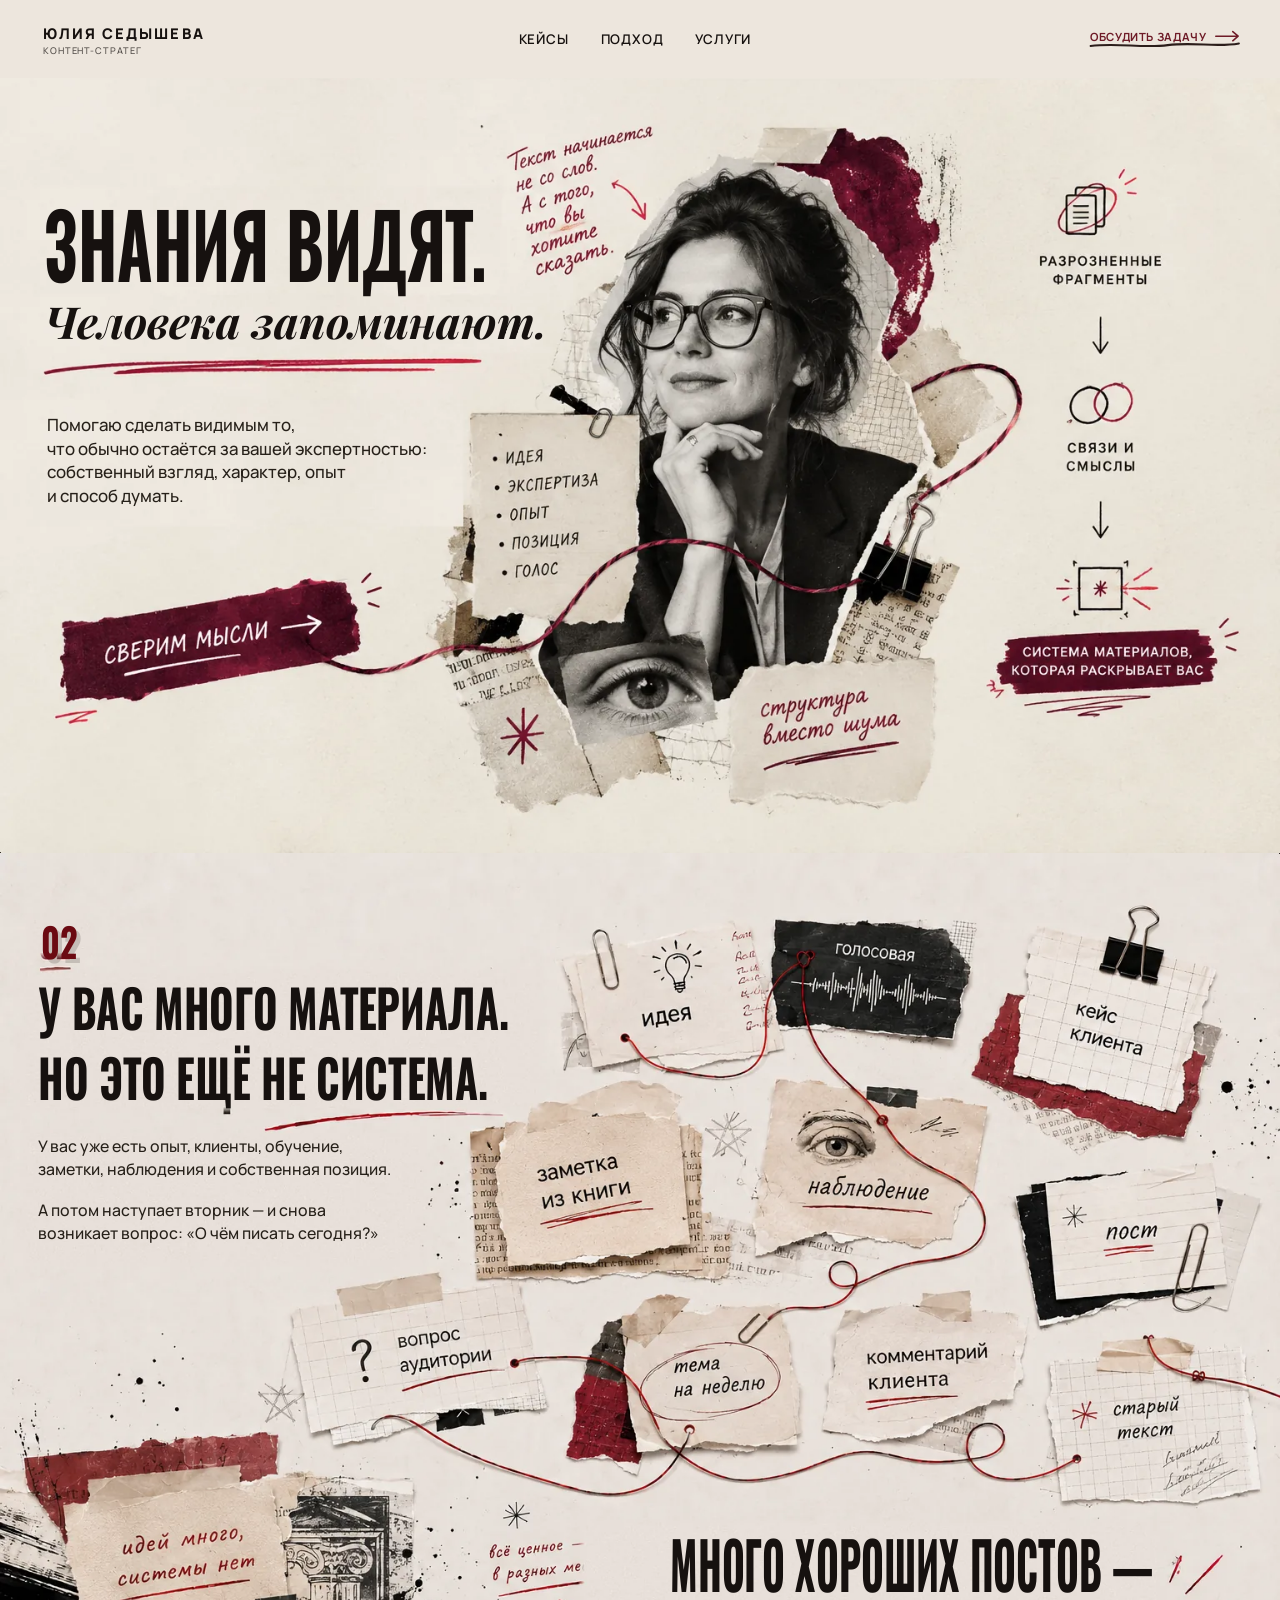
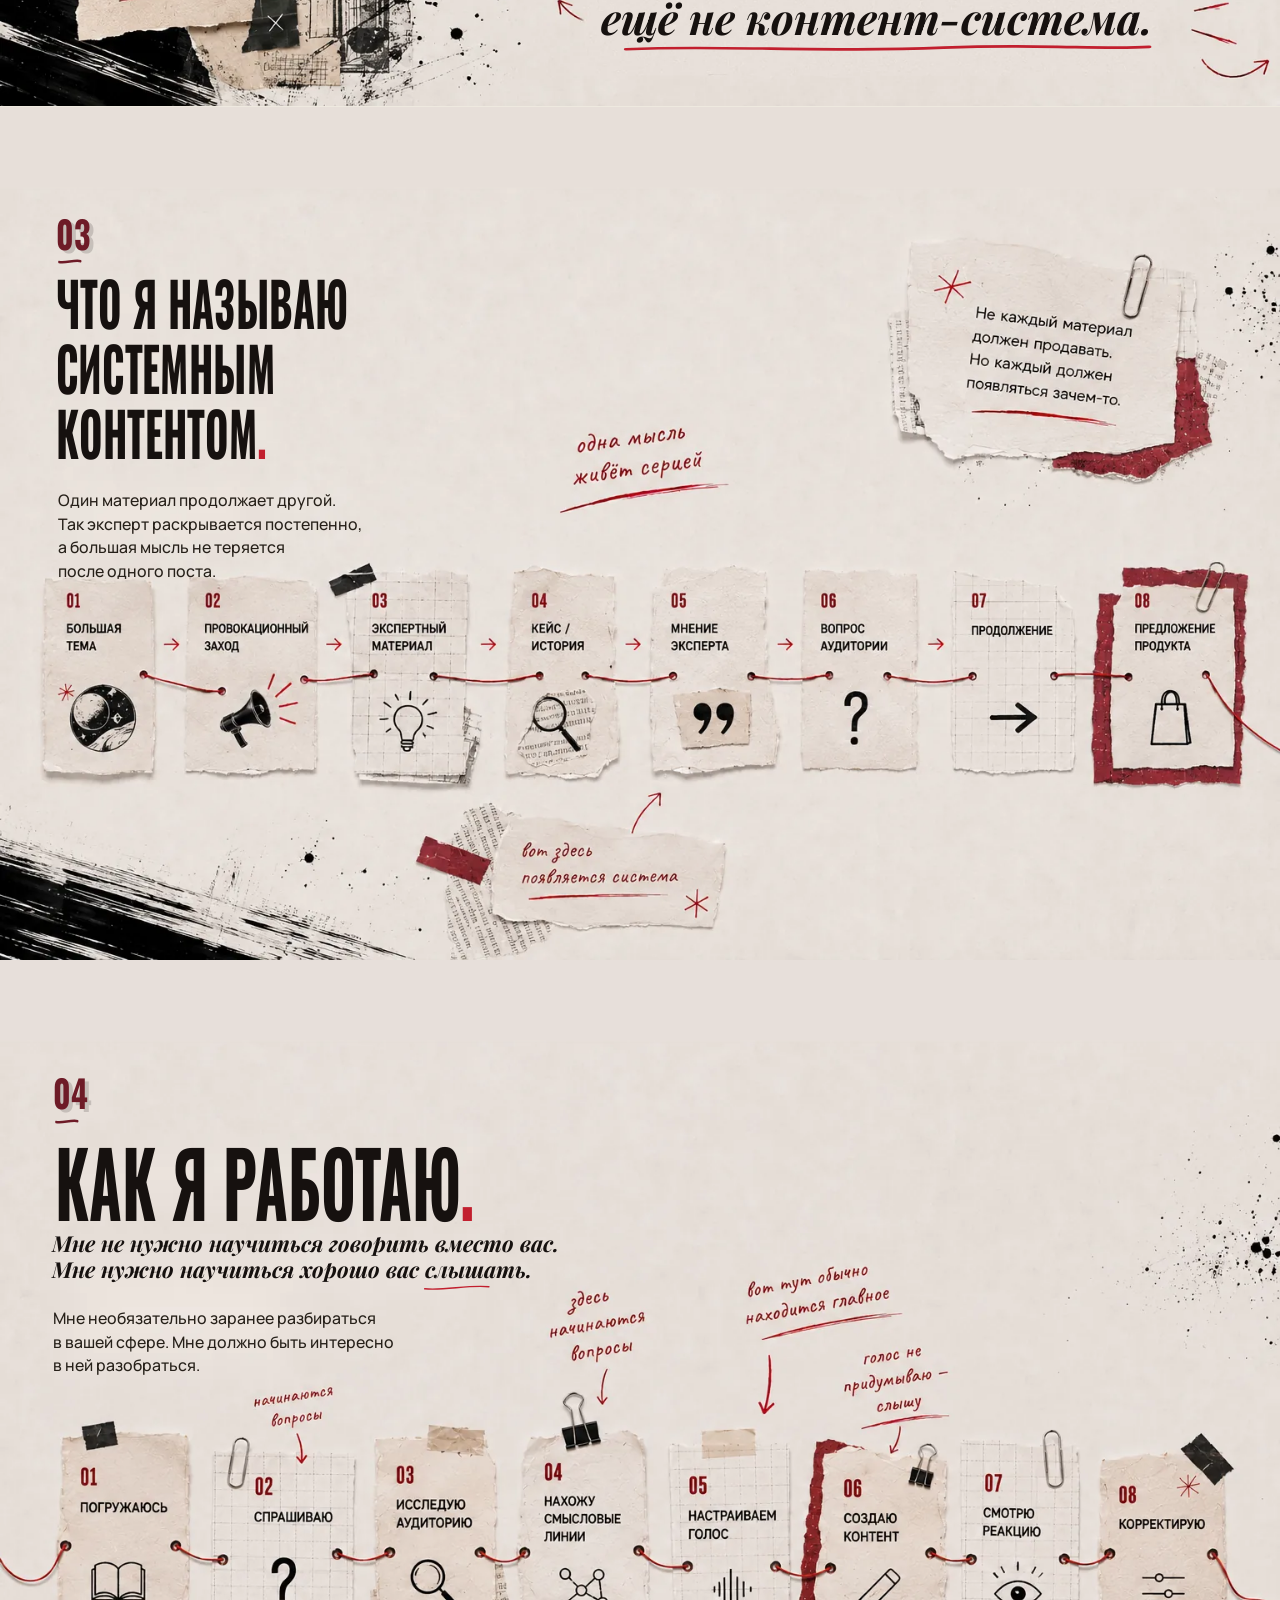
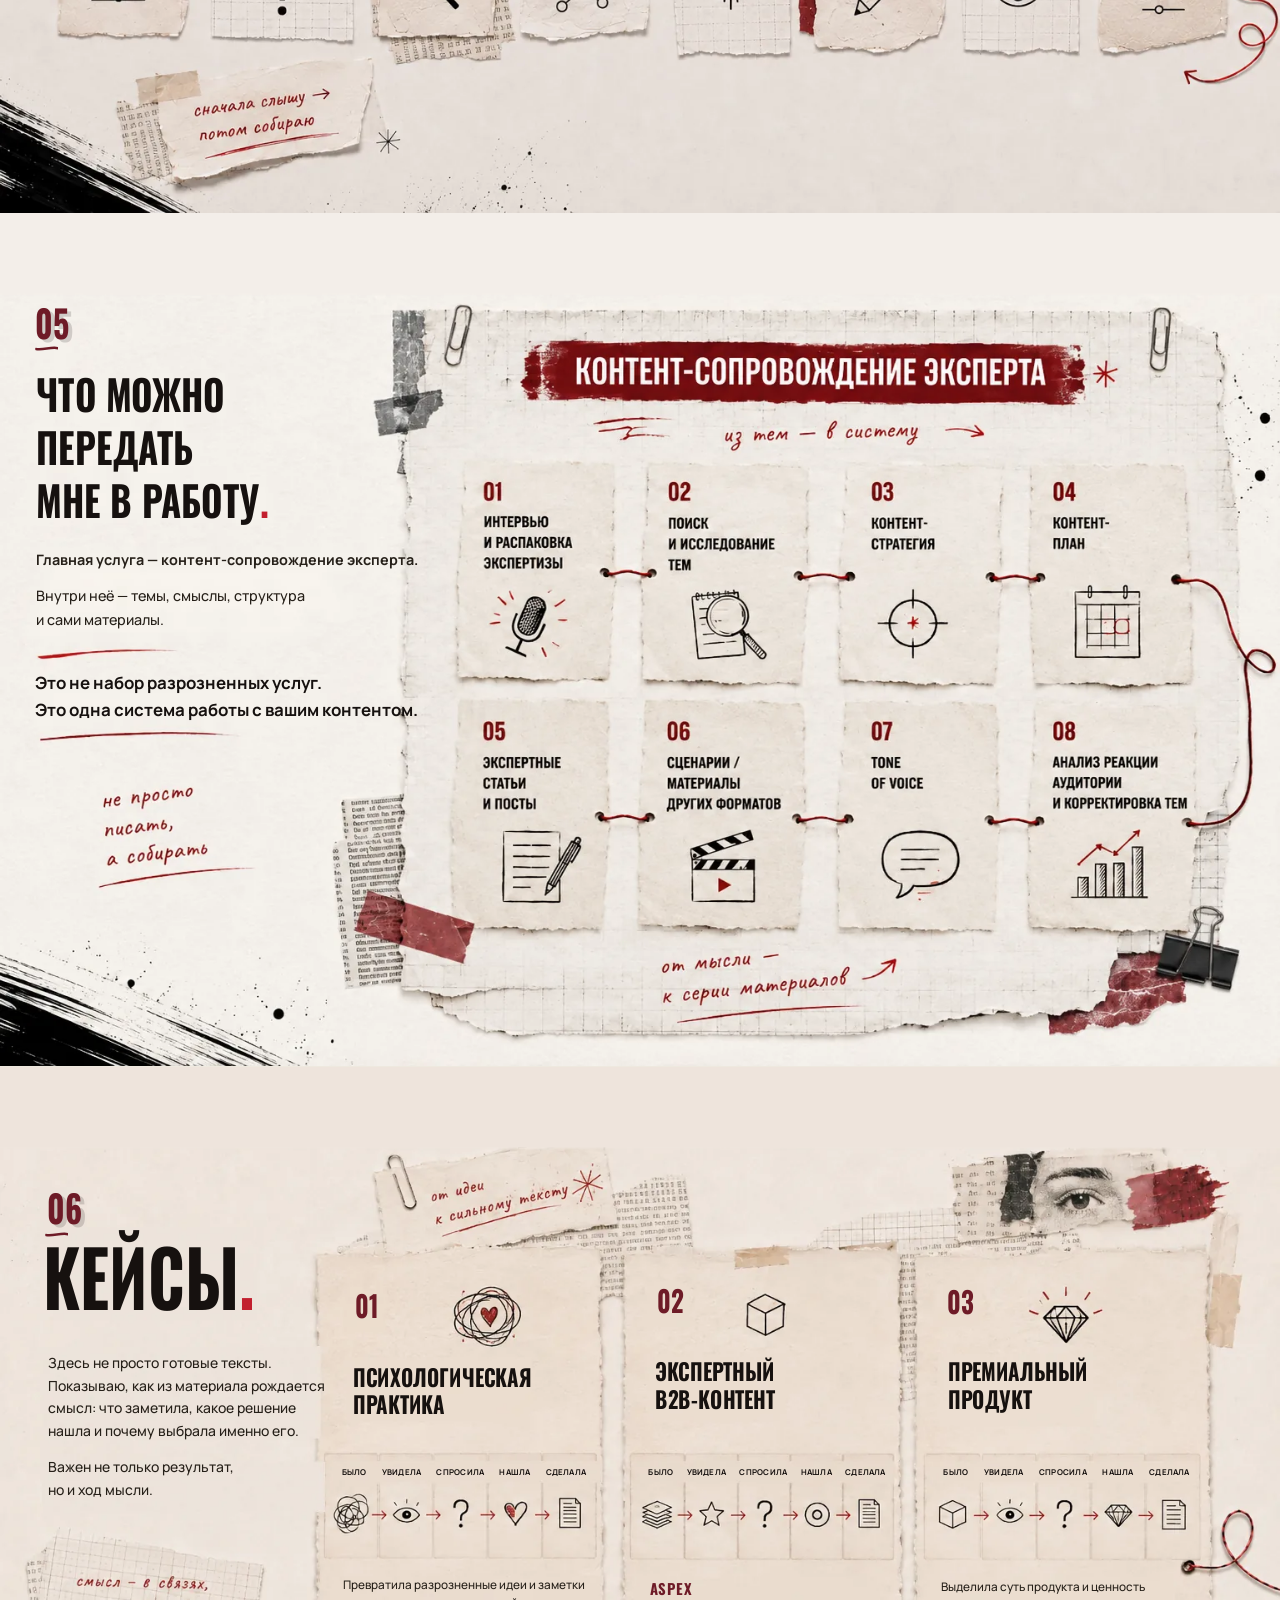
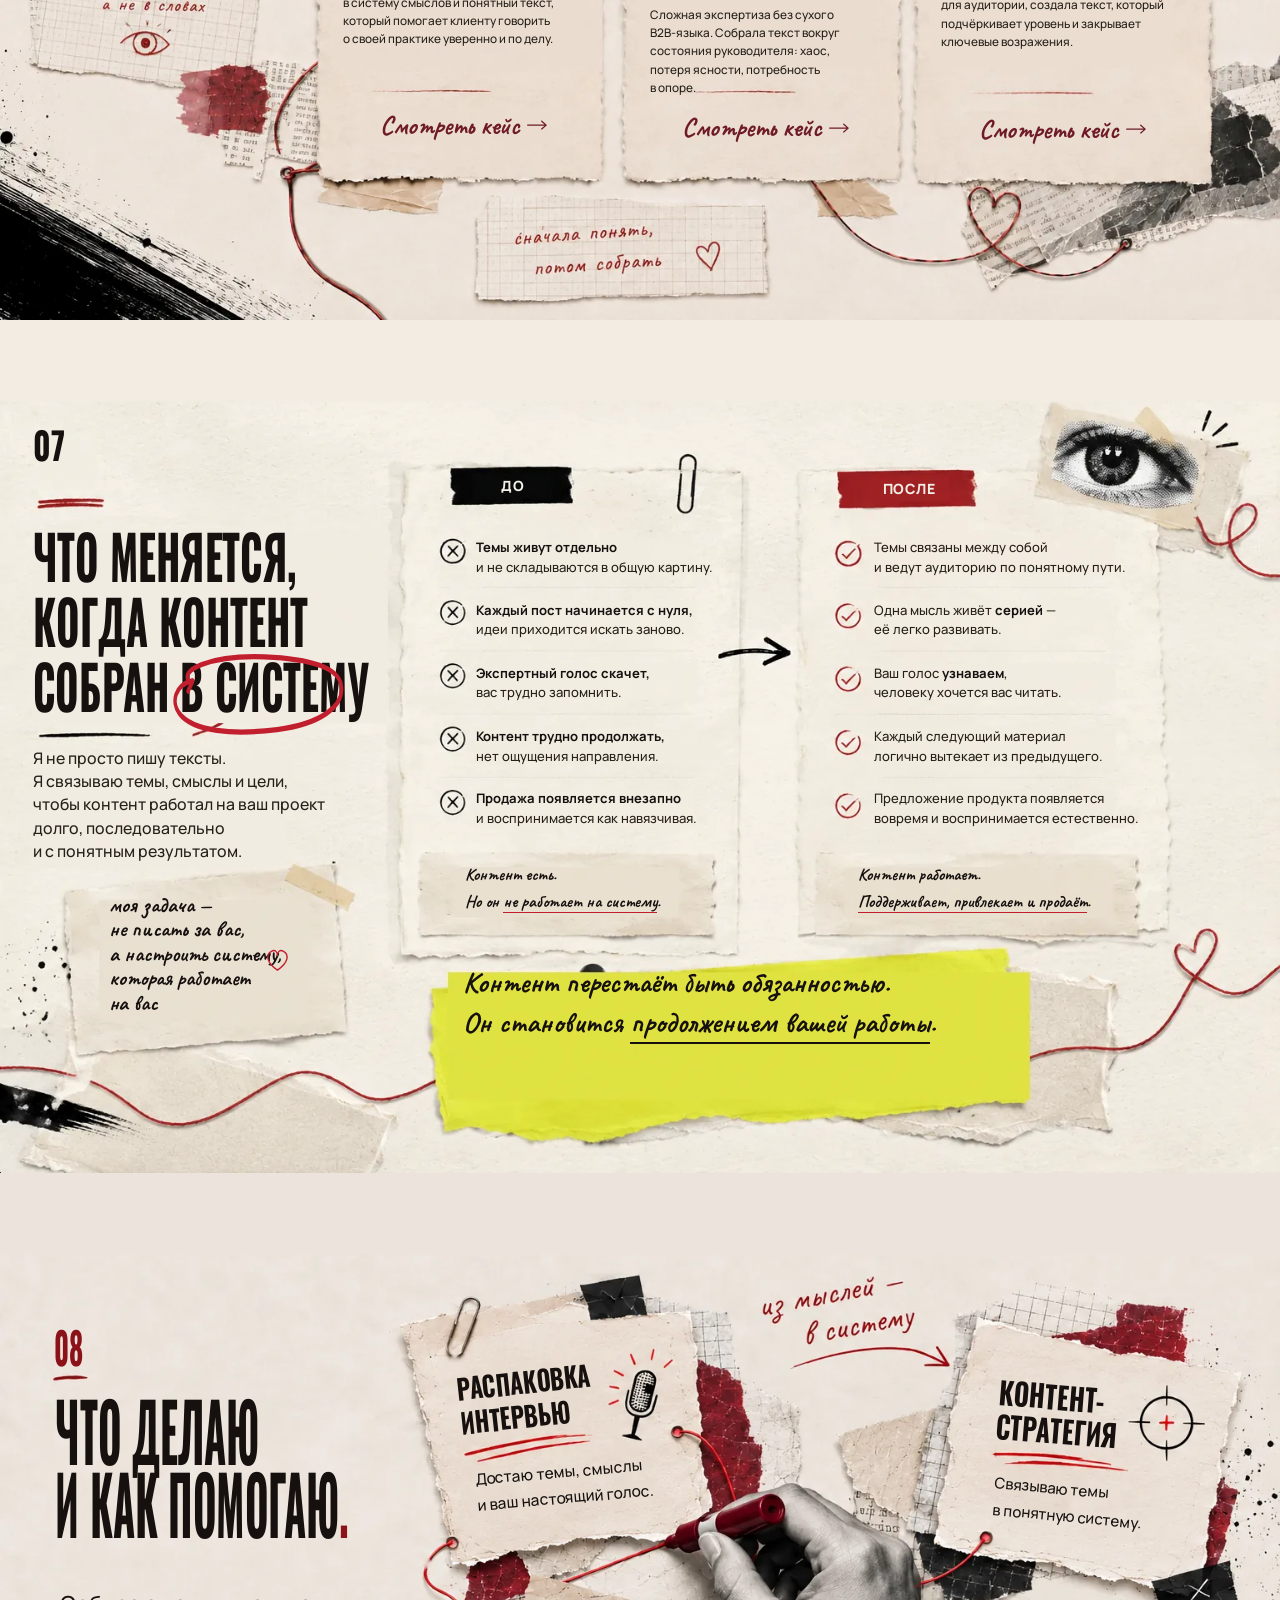
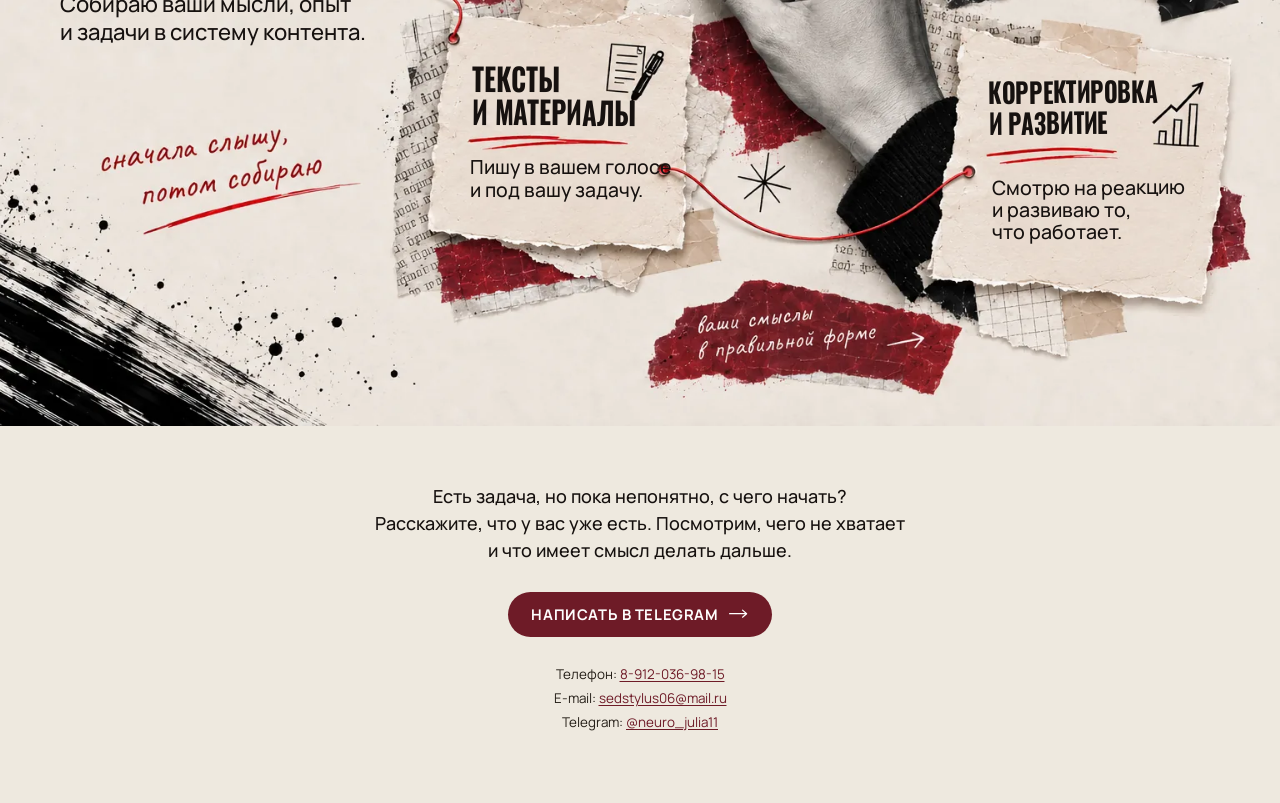
<file: index.html>
<!DOCTYPE html>
<html lang="ru">
<head>
<meta charset="UTF-8">
<meta name="viewport" content="width=device-width, initial-scale=1.0">
<title>Юлия Седышева — контент-стратег</title>
<link rel="preconnect" href="https://fonts.googleapis.com">
<link rel="preconnect" href="https://fonts.gstatic.com" crossorigin>
<link href="https://fonts.googleapis.com/css2?family=Manrope:wght@500;600;700;800&family=Oswald:wght@600;700&family=Playfair+Display:ital,wght@1,600;1,700&family=Caveat:wght@600;700&display=swap" rel="stylesheet">
<link rel="stylesheet" href="css/style.css">
</head>
<body>

<!-- ============ Единая живая шапка сайта ============
     Одна на весь сайт. Растровые шапки, впечатанные в подложки экранов
     03–08, закрываются полосой .plate-mask в цвет бумаги своего экрана. -->
<header class="site-header">
  <div class="site-header-inner">
    <a class="brand" href="#top">
      <span class="brand-name">Юлия&nbsp;Седышева</span>
      <span class="brand-role">Контент-стратег</span>
    </a>

    <button class="nav-toggle" type="button" aria-label="Меню"
            aria-expanded="false" aria-controls="site-nav">
      <span class="nav-toggle-bar"></span>
      <span class="nav-toggle-bar"></span>
      <span class="nav-toggle-bar"></span>
    </button>

    <div class="site-nav-panel" id="site-nav">
    <nav class="nav">
      <a href="#cases">Кейсы</a>
      <a href="#approach">Подход</a>
      <a href="#services">Услуги</a>
    </nav>

    <a href="#contact" class="top-cta">
      <span class="top-cta-text">Обсудить задачу</span>
      <svg class="top-cta-arrow" viewBox="0 0 34 16" aria-hidden="true">
        <path d="M1 8h28M23 2l7 6-7 6" fill="none" stroke="currentColor" stroke-width="2" stroke-linecap="round" stroke-linejoin="round"/>
      </svg>
      <svg class="top-cta-underline" viewBox="0 0 200 12" preserveAspectRatio="none" aria-hidden="true">
        <path d="M2 7 C 40 3, 70 10, 104 6 C 140 2, 168 9, 198 4" fill="none" stroke="currentColor" stroke-width="2.4" stroke-linecap="round"/>
      </svg>
    </a>
    </div>
  </div>
</header>

<main id="top">
  <section class="hero" data-paper="#EDE6DD">
    <div class="hero-stage">
      <img class="hero-plate" src="images/hero-bg.webp" alt="" aria-hidden="true"
           fetchpriority="high" decoding="async">

      <!-- Headline -->
      <h1 class="headline">Знания видят.</h1>
      <p class="subhead">Человека запоминают.</p>

      <p class="lead">Помогаю сделать видимым то,<br>
        что обычно остаётся за вашей экспертностью:<br>
        собственный взгляд, характер, опыт<br>
        и способ думать.</p>

      <!-- Button (visual is baked into the plate; this is the live hit-area) -->
      <a href="#contact" class="btn-hotspot" aria-label="Сверим мысли"></a>
    </div>

    <!-- Мобильная раскладка экрана 01 (<=700px). Тексты те же, что на
         десктопе. Визуал — кадр из images/hero-bg.webp, обрезанный по
         портретному коллажу средствами CSS; новых изображений нет. -->
    <div class="m-screen m-hero">
      <h1 class="m-hero-title">Знания видят.</h1>
      <p class="m-hero-sub">Человека запоминают.</p>

      <div class="m-hero-visual" aria-hidden="true">
        <img src="images/hero-bg.webp" alt="" fetchpriority="high" decoding="async">
      </div>

      <p class="m-hero-lead">Помогаю сделать видимым то, что обычно
        остаётся за вашей экспертностью: собственный взгляд, характер,
        опыт и способ думать.</p>

      <!-- Живая ссылка поверх оригинального бордового мазка: фрагмент
           images/hero-bg.webp (x 60-416, y 686-820 из 1536x1024). -->
      <a href="#contact" class="m-btn" aria-label="Сверим мысли"></a>
    </div>
  </section>

  <!-- ============ Экран 2 — узнавание проблемы ============ -->
  <section class="problem" data-paper="#E8E1DB">
    <div class="problem-stage">
      <img class="problem-plate" src="images/problem-bg.webp" alt="" aria-hidden="true"
           loading="lazy" decoding="async">

      <span class="p2-num">02</span>

      <h2 class="p2-title">
        <span>У вас много материала.</span>
        <span>Но это ещё не система.</span>
      </h2>

      <div class="p2-lead">
        <p>У вас уже есть опыт, клиенты, обучение,<br>
          заметки, наблюдения и собственная позиция.</p>
        <p>А потом наступает вторник — и снова<br>
          возникает вопрос: «О чём писать сегодня?»</p>
      </div>

      <p class="p2-final">
        <span class="p2-final-strong">Много хороших постов —</span>
        <span class="p2-final-italic">ещё не контент-система.</span>
        <svg class="p2-final-underline" viewBox="0 0 380 14" preserveAspectRatio="none" aria-hidden="true">
          <path d="M3 8 C 70 3, 150 12, 230 6 C 300 1, 345 9, 377 5" fill="none" stroke="currentColor" stroke-width="3.4" stroke-linecap="round"/>
        </svg>
      </p>
    </div>

    <!-- Мобильная раскладка экрана 02 (<=700px). Тексты те же. Коллаж
         и рукописная пометка — фрагменты images/problem-bg.webp,
         вырезанные средствами CSS. -->
    <div class="m-screen m-problem">
      <div class="m-sec-head">
        <span class="m-sec-num">02</span>
      </div>
      <h2 class="m-sec-title m-sec-title-sm">
        <span>У вас много материала.</span>
        <span>Но это ещё не система.</span>
      </h2>

      <p class="m-lead">У вас уже есть опыт, клиенты, обучение,
        заметки, наблюдения и собственная позиция.</p>
      <p class="m-lead">А потом наступает вторник — и снова
        возникает вопрос: «О чём писать сегодня?»</p>

      <div class="m-collage m-collage-02" aria-hidden="true"></div>
      <div class="m-hand m-hand-02" aria-hidden="true"></div>

      <p class="m-final">
        <span class="m-final-strong">Много хороших постов —</span>
        <span class="m-final-italic">ещё не контент-система.</span>
      </p>
    </div>
  </section>

  <!-- ============ Экран 3 — что я называю системным контентом ============ -->
  <section class="system" data-paper="#E7DFD9">
    <div class="system-stage">
      <img class="system-plate" src="images/system-bg.webp" alt="" aria-hidden="true"
           loading="lazy" decoding="async">
      <div class="plate-mask" style="--paper: #E7DFD9" aria-hidden="true"></div>

      <span class="p3-num">03</span>
      <svg class="p3-num-underline" viewBox="0 0 60 10" preserveAspectRatio="none" aria-hidden="true">
        <path d="M2 6 C 20 8, 40 3, 58 5" fill="none" stroke="currentColor" stroke-width="3" stroke-linecap="round"/>
      </svg>

      <h2 class="p3-title">
        <span>Что я называю</span>
        <span>системным</span>
        <span>контентом<em>.</em></span>
      </h2>

      <div class="p3-lead">
        <p>Один материал продолжает другой.<br>
          Так эксперт раскрывается постепенно,<br>
          а большая мысль не теряется<br>
          после одного поста.</p>
      </div>
    </div>

    <!-- Мобильная раскладка экрана 03 (<=700px). Цепочка из восьми
         карточек развёрнута сверху вниз: иконки — фрагменты
         images/system-bg.webp, подписи набраны живым текстом теми же
         словами, что впечатаны в подложку. -->
    <div class="m-screen m-system">
      <div class="m-sec-head">
        <span class="m-sec-num">03</span>
      </div>
      <h2 class="m-sec-title">
        <span>Что я называю</span>
        <span>системным</span>
        <span>контентом<em>.</em></span>
      </h2>

      <p class="m-lead">Один материал продолжает другой.
        Так эксперт раскрывается постепенно, а большая мысль
        не теряется после одного поста.</p>

      <div class="m-hand m-hand-03a" aria-hidden="true"></div>

      <ol class="m-chain">
        <li class="m-chain-item">
          <span class="m-chain-ico m-chain-ico-1" aria-hidden="true"></span>
          <span class="m-chain-text"><span class="m-chain-num">01</span>Большая тема</span>
        </li>
        <li class="m-chain-item">
          <span class="m-chain-ico m-chain-ico-2" aria-hidden="true"></span>
          <span class="m-chain-text"><span class="m-chain-num">02</span>Провокационный заход</span>
        </li>
        <li class="m-chain-item">
          <span class="m-chain-ico m-chain-ico-3" aria-hidden="true"></span>
          <span class="m-chain-text"><span class="m-chain-num">03</span>Экспертный материал</span>
        </li>
        <li class="m-chain-item">
          <span class="m-chain-ico m-chain-ico-4" aria-hidden="true"></span>
          <span class="m-chain-text"><span class="m-chain-num">04</span>Кейс / история</span>
        </li>
        <li class="m-chain-item">
          <span class="m-chain-ico m-chain-ico-5" aria-hidden="true"></span>
          <span class="m-chain-text"><span class="m-chain-num">05</span>Мнение эксперта</span>
        </li>
        <li class="m-chain-item">
          <span class="m-chain-ico m-chain-ico-6" aria-hidden="true"></span>
          <span class="m-chain-text"><span class="m-chain-num">06</span>Вопрос аудитории</span>
        </li>
        <li class="m-chain-item">
          <span class="m-chain-ico m-chain-ico-7" aria-hidden="true"></span>
          <span class="m-chain-text"><span class="m-chain-num">07</span>Продолжение</span>
        </li>
        <li class="m-chain-item">
          <span class="m-chain-ico m-chain-ico-8" aria-hidden="true"></span>
          <span class="m-chain-text"><span class="m-chain-num">08</span>Предложение продукта</span>
        </li>
      </ol>

      <div class="m-hand m-hand-03b" aria-hidden="true"></div>
      <div class="m-paper-note m-paper-note-03" aria-hidden="true"></div>
    </div>
  </section>

  <!-- ============ Экран 4 — как я работаю ============ -->
  <section class="process" id="approach" data-paper="#E7DFDA">
    <div class="process-stage">
      <img class="process-plate" src="images/process-bg.webp" alt="" aria-hidden="true"
           loading="lazy" decoding="async">
      <div class="plate-mask" style="--paper: #E7DFDA" aria-hidden="true"></div>

      <span class="p4-num">04</span>
      <svg class="p4-num-underline" viewBox="0 0 60 10" preserveAspectRatio="none" aria-hidden="true">
        <path d="M2 6 C 20 8, 40 3, 58 5" fill="none" stroke="currentColor" stroke-width="3" stroke-linecap="round"/>
      </svg>

      <h2 class="p4-title">Как я работаю<em>.</em></h2>

      <p class="p4-phrase">
        <span>Мне не нужно научиться говорить вместо вас.</span>
        <span>Мне нужно научиться хорошо вас
          <span class="p4-hear">слышать.
            <svg class="p4-hear-underline" viewBox="0 0 194 26" preserveAspectRatio="none" aria-hidden="true">
              <path d="M2 20 C 60 26, 130 8, 192 14" fill="none" stroke="currentColor" stroke-width="4" stroke-linecap="round"/>
            </svg>
          </span>
        </span>
      </p>

      <div class="p4-lead">
        <p>Мне необязательно заранее разбираться<br>
          в вашей сфере. Мне должно быть интересно<br>
          в ней разобраться.</p>
      </div>
    </div>

    <!-- Мобильная раскладка экрана 04 (<=700px). Восемь шагов идут
         сверху вниз: иконки — фрагменты images/process-bg.webp,
         нумерация и подписи живым текстом теми же словами. -->
    <div class="m-screen m-process">
      <div class="m-sec-head">
        <span class="m-sec-num">04</span>
      </div>
      <h2 class="m-sec-title">Как я работаю<em>.</em></h2>

      <p class="m-phrase">Мне не нужно научиться говорить вместо вас.
        Мне нужно научиться хорошо вас
        <span class="m-phrase-hear">слышать.</span></p>

      <p class="m-lead">Мне необязательно заранее разбираться
        в вашей сфере. Мне должно быть интересно
        в ней разобраться.</p>

      <ol class="m-chain m-steps">
        <li class="m-step-item">
          <span class="m-step-ico m-step-ico-1" aria-hidden="true"></span>
          <span class="m-step-text"><span class="m-step-num">01</span>Погружаюсь</span>
        </li>
        <li class="m-step-item">
          <span class="m-step-ico m-step-ico-2" aria-hidden="true"></span>
          <span class="m-step-text"><span class="m-step-num">02</span>Спрашиваю</span>
        </li>
        <li class="m-step-item">
          <span class="m-step-ico m-step-ico-3" aria-hidden="true"></span>
          <span class="m-step-text"><span class="m-step-num">03</span>Исследую аудиторию</span>
        </li>
        <li class="m-step-item">
          <span class="m-step-ico m-step-ico-4" aria-hidden="true"></span>
          <span class="m-step-text"><span class="m-step-num">04</span>Нахожу смысловые линии</span>
        </li>
        <li class="m-step-item">
          <span class="m-step-ico m-step-ico-5" aria-hidden="true"></span>
          <span class="m-step-text"><span class="m-step-num">05</span>Настраиваем голос</span>
        </li>
        <li class="m-step-item">
          <span class="m-step-ico m-step-ico-6" aria-hidden="true"></span>
          <span class="m-step-text"><span class="m-step-num">06</span>Создаю контент</span>
        </li>
        <li class="m-step-item">
          <span class="m-step-ico m-step-ico-7" aria-hidden="true"></span>
          <span class="m-step-text"><span class="m-step-num">07</span>Смотрю реакцию</span>
        </li>
        <li class="m-step-item">
          <span class="m-step-ico m-step-ico-8" aria-hidden="true"></span>
          <span class="m-step-text"><span class="m-step-num">08</span>Корректирую</span>
        </li>
      </ol>

      <div class="m-hand m-hand-04" aria-hidden="true"></div>
    </div>
  </section>

  <!-- ============ Экран 5 — что можно передать мне в работу ============ -->
  <section class="services" id="services" data-paper="#F3EEE9">
    <div class="services-stage">
      <img class="services-plate" src="images/services-bg.webp" alt="" aria-hidden="true"
           loading="lazy" decoding="async">
      <div class="plate-mask" style="--paper: #F3EEE9" aria-hidden="true"></div>

      <span class="p5-num">05</span>
      <svg class="p5-num-underline" viewBox="0 0 60 10" preserveAspectRatio="none" aria-hidden="true">
        <path d="M2 6 C 20 8, 40 3, 58 5" fill="none" stroke="currentColor" stroke-width="3" stroke-linecap="round"/>
      </svg>

      <h2 class="p5-title">
        <span>Что можно</span>
        <span>передать</span>
        <span>мне в работу<em>.</em></span>
      </h2>

      <div class="p5-lead">
        <p class="p5-lead-strong">Главная услуга — контент-сопровождение эксперта.</p>
        <p>Внутри неё — темы, смыслы, структура<br>
          и сами материалы.</p>
      </div>

      <p class="p5-bottom">
        <span>Это не набор разрозненных услуг.</span>
        <span>Это одна система работы с вашим контентом.</span>
      </p>
    </div>

    <!-- Мобильная раскладка экрана 05 (<=700px). Восемь карточек услуг
         развёрнуты сверху вниз. Плашка, иконки и рукописные пометки —
         фрагменты images/services-bg.webp, вырезанные средствами CSS. -->
    <div class="m-screen m-services">
      <div class="m-sec-head">
        <span class="m-sec-num">05</span>
      </div>
      <h2 class="m-sec-title">
        <span>Что можно</span>
        <span>передать</span>
        <span>мне в работу<em>.</em></span>
      </h2>

      <div class="m-banner m-banner-05" aria-hidden="true"></div>

      <p class="m-lead m-lead-strong">Главная услуга — контент-сопровождение эксперта.</p>
      <p class="m-lead">Внутри неё — темы, смыслы, структура
        и сами материалы.</p>

      <div class="m-hand m-hand-05a" aria-hidden="true"></div>

      <ol class="m-chain m-svc">
        <li class="m-svc-item">
          <span class="m-svc-ico m-svc-ico-1" aria-hidden="true"></span>
          <span class="m-svc-text"><span class="m-svc-num">01</span>Интервью и распаковка экспертизы</span>
        </li>
        <li class="m-svc-item">
          <span class="m-svc-ico m-svc-ico-2" aria-hidden="true"></span>
          <span class="m-svc-text"><span class="m-svc-num">02</span>Поиск и исследование тем</span>
        </li>
        <li class="m-svc-item">
          <span class="m-svc-ico m-svc-ico-3" aria-hidden="true"></span>
          <span class="m-svc-text"><span class="m-svc-num">03</span>Контент-стратегия</span>
        </li>
        <li class="m-svc-item">
          <span class="m-svc-ico m-svc-ico-4" aria-hidden="true"></span>
          <span class="m-svc-text"><span class="m-svc-num">04</span>Контент-план</span>
        </li>
        <li class="m-svc-item">
          <span class="m-svc-ico m-svc-ico-5" aria-hidden="true"></span>
          <span class="m-svc-text"><span class="m-svc-num">05</span>Экспертные статьи и посты</span>
        </li>
        <li class="m-svc-item">
          <span class="m-svc-ico m-svc-ico-6" aria-hidden="true"></span>
          <span class="m-svc-text"><span class="m-svc-num">06</span>Сценарии / материалы других форматов</span>
        </li>
        <li class="m-svc-item">
          <span class="m-svc-ico m-svc-ico-7" aria-hidden="true"></span>
          <span class="m-svc-text"><span class="m-svc-num">07</span>Tone of voice</span>
        </li>
        <li class="m-svc-item">
          <span class="m-svc-ico m-svc-ico-8" aria-hidden="true"></span>
          <span class="m-svc-text"><span class="m-svc-num">08</span>Анализ реакции аудитории и корректировка тем</span>
        </li>
      </ol>

      <div class="m-hand m-hand-05b" aria-hidden="true"></div>

      <p class="m-bottom">
        <span>Это не набор разрозненных услуг.</span>
        <span>Это одна система работы с вашим контентом.</span>
      </p>

      <div class="m-hand m-hand-05c" aria-hidden="true"></div>
    </div>
  </section>

  <!-- ============ Экран 6 — кейсы ============ -->
  <section class="cases" id="cases" data-paper="#EEE4DC">
    <div class="cases-stage">
      <img class="cases-plate" src="images/cases-bg.webp" alt="" aria-hidden="true"
           loading="lazy" decoding="async">
      <div class="plate-mask" style="--paper: #EEE4DC" aria-hidden="true"></div>

      <span class="p6-num">06</span>
      <svg class="p6-num-underline" viewBox="0 0 60 10" preserveAspectRatio="none" aria-hidden="true">
        <path d="M2 6 C 20 8, 40 3, 58 5" fill="none" stroke="currentColor" stroke-width="3" stroke-linecap="round"/>
      </svg>

      <h2 class="p6-title">Кейсы<em>.</em></h2>

      <p class="p6-lead1">Здесь не просто готовые тексты.<br>
        Показываю, как из материала рождается<br>
        смысл: что заметила, какое решение<br>
        нашла и почему выбрала именно его.</p>
      <p class="p6-lead2">Важен не только результат,<br>
        но и ход мысли.</p>

      <!-- Карточка 01 — психологическая практика -->
      <span class="p6-cnum c1">01</span>
      <h3 class="p6-ctitle c1">
        <span>Психологическая</span>
        <span>практика</span>
      </h3>
      <div class="p6-cscheme c1">
        <span>Было</span><span>Увидела</span><span>Спросила</span><span>Нашла</span><span>Сделала</span>
      </div>
      <p class="p6-cdesc c1">Превратила разрозненные идеи и заметки<br>
        в систему смыслов и понятный текст,<br>
        который помогает клиенту говорить<br>
        о своей практике уверенно и по делу.</p>
      <button type="button" class="p6-clink p6-clink-active c1" data-case-trigger="psych-practice" aria-expanded="false" aria-controls="case-psych-practice">Смотреть кейс
        <svg class="p6-clink-arrow" viewBox="0 0 34 16" aria-hidden="true">
          <path d="M1 8h28M23 2l7 6-7 6" fill="none" stroke="currentColor" stroke-width="2" stroke-linecap="round" stroke-linejoin="round"/>
        </svg>
      </button>

      <!-- Карточка 02 — экспертный B2B-контент -->
      <span class="p6-cnum c2">02</span>
      <h3 class="p6-ctitle c2">
        <span>Экспертный</span>
        <span>B2B-контент</span>
      </h3>
      <div class="p6-cscheme c2">
        <span>Было</span><span>Увидела</span><span>Спросила</span><span>Нашла</span><span>Сделала</span>
      </div>
      <p class="p6-cdesc c2 p6-cdesc-case">
        <span class="p6-cdesc-name">ASPEX</span>
        Сложная экспертиза без сухого<br>
        B2B-языка. Собрала текст вокруг<br>
        состояния руководителя: хаос,<br>
        потеря ясности, потребность<br>
        в опоре.</p>
      <button type="button" class="p6-clink p6-clink-active c2" data-case-trigger="aspex" aria-expanded="false" aria-controls="case-aspex">Смотреть кейс
        <svg class="p6-clink-arrow" viewBox="0 0 34 16" aria-hidden="true">
          <path d="M1 8h28M23 2l7 6-7 6" fill="none" stroke="currentColor" stroke-width="2" stroke-linecap="round" stroke-linejoin="round"/>
        </svg>
      </button>

      <!-- Карточка 03 — премиальный продукт -->
      <span class="p6-cnum c3">03</span>
      <h3 class="p6-ctitle c3">
        <span>Премиальный</span>
        <span>продукт</span>
      </h3>
      <div class="p6-cscheme c3">
        <span>Было</span><span>Увидела</span><span>Спросила</span><span>Нашла</span><span>Сделала</span>
      </div>
      <p class="p6-cdesc c3">Выделила суть продукта и ценность<br>
        для аудитории, создала текст, который<br>
        подчёркивает уровень и закрывает<br>
        ключевые возражения.</p>
      <button type="button" class="p6-clink p6-clink-active c3" data-case-trigger="delonghi" aria-expanded="false" aria-controls="case-delonghi">Смотреть кейс
        <svg class="p6-clink-arrow" viewBox="0 0 34 16" aria-hidden="true">
          <path d="M1 8h28M23 2l7 6-7 6" fill="none" stroke="currentColor" stroke-width="2" stroke-linecap="round" stroke-linejoin="round"/>
        </svg>
      </button>
    </div>

    <!-- Мобильная раскладка экрана 06 (<=700px). Карточки собраны на CSS;
         иконки схемы и рукописная пометка обрезаны из images/cases-bg.webp
         средствами CSS — новых изображений нет. Тексты и порядок карточек
         те же, что на десктопе. -->
    <div class="m-screen m-cases">
      <div class="m-sec-head">
        <span class="m-sec-num">06</span>
        <h2 class="m-sec-title">Кейсы<em>.</em></h2>
      </div>

      <p class="m-lead">Здесь не просто готовые тексты. Показываю, как из
        материала рождается смысл: что заметила, какое решение нашла
        и почему выбрала именно его.</p>
      <p class="m-lead m-lead-strong">Важен не только результат,
        но и ход мысли.</p>

      <div class="m-note" aria-hidden="true"></div>

      <article class="m-card m-card-1">
        <span class="m-card-paper" aria-hidden="true"><img src="images/cases-bg.webp" alt="" loading="lazy" decoding="async"></span>
        <span class="m-card-num">01</span>
        <h3 class="m-card-title">Психологическая<br>практика</h3>
        <div class="m-scheme m-scheme-1" aria-hidden="true"></div>
        <p class="m-card-scheme-words">Было · Увидела · Спросила · Нашла · Сделала</p>
        <p class="m-card-desc">Превратила разрозненные идеи и заметки в систему смыслов и понятный текст, который помогает клиенту говорить о своей практике уверенно и по делу.</p>
        <button type="button" class="m-card-link" data-case-trigger="psych-practice"
                aria-expanded="false" aria-controls="case-psych-practice">Смотреть кейс
          <svg viewBox="0 0 34 16" aria-hidden="true">
            <path d="M1 8h28M23 2l7 6-7 6" fill="none" stroke="currentColor" stroke-width="2" stroke-linecap="round" stroke-linejoin="round"/>
          </svg>
        </button>
      </article>
      <article class="m-card m-card-2">
        <span class="m-card-paper" aria-hidden="true"><img src="images/cases-bg.webp" alt="" loading="lazy" decoding="async"></span>
        <span class="m-card-num">02</span>
        <h3 class="m-card-title">Экспертный<br>B2B-контент</h3>
        <div class="m-scheme m-scheme-2" aria-hidden="true"></div>
        <p class="m-card-scheme-words">Было · Увидела · Спросила · Нашла · Сделала</p>
        <p class="m-card-desc"><span class="m-card-name">ASPEX</span> Сложная экспертиза без сухого B2B-языка. Собрала текст вокруг состояния руководителя: хаос, потеря ясности, потребность в опоре.</p>
        <button type="button" class="m-card-link" data-case-trigger="aspex"
                aria-expanded="false" aria-controls="case-aspex">Смотреть кейс
          <svg viewBox="0 0 34 16" aria-hidden="true">
            <path d="M1 8h28M23 2l7 6-7 6" fill="none" stroke="currentColor" stroke-width="2" stroke-linecap="round" stroke-linejoin="round"/>
          </svg>
        </button>
      </article>
      <article class="m-card m-card-3">
        <span class="m-card-paper" aria-hidden="true"><img src="images/cases-bg.webp" alt="" loading="lazy" decoding="async"></span>
        <span class="m-card-num">03</span>
        <h3 class="m-card-title">Премиальный<br>продукт</h3>
        <div class="m-scheme m-scheme-3" aria-hidden="true"></div>
        <p class="m-card-scheme-words">Было · Увидела · Спросила · Нашла · Сделала</p>
        <p class="m-card-desc">Выделила суть продукта и ценность для аудитории, создала текст, который подчёркивает уровень и закрывает ключевые возражения.</p>
        <button type="button" class="m-card-link" data-case-trigger="delonghi"
                aria-expanded="false" aria-controls="case-delonghi">Смотреть кейс
          <svg viewBox="0 0 34 16" aria-hidden="true">
            <path d="M1 8h28M23 2l7 6-7 6" fill="none" stroke="currentColor" stroke-width="2" stroke-linecap="round" stroke-linejoin="round"/>
          </svg>
        </button>
      </article>
    </div>
  </section>

  <!-- ============ Раскрывающийся кейс «Психологическая практика» (карточка 01) ====
       Композиция по референсу assets/01-psychological-practice-approved.png:
       заголовок вверху слева, текстовые блоки в левой колонке, справа —
       утверждённый коллаж (глаз, фигура человека в красном круге, бумажные
       карточки с рукописными заметками, стопка слов, символ Ψ, красная нить),
       вставленный как готовый PNG-asset images/psychological-practice-collage.png —
       без пересборки средствами CSS/SVG. ------------------------------------- -->
  <div class="p6-case-wrap" id="case-psych-practice">
    <div class="p6-case-inner">
      <div class="p6-case">

        <div class="p6-case-head">
          <h3 class="p6-case-title">Психологическая практика<em>.</em></h3>
          <p class="p6-case-tags">Позиционирование · смыслы · голос · структура</p>
        </div>

        <div class="p6-case-grid">
          <div class="p6-case-main">

            <div class="p6-case-block">
              <h4>Было</h4>
              <p>Много опыта, методов, образования и клиентских историй, но всё это существовало отдельно и не складывалось в ясное представление о специалисте.</p>
            </div>

            <div class="p6-case-block">
              <h4>Увидела</h4>
              <p>Главная ценность не в перечне техник. Сильнее работает отношение к человеку: бережность, внимание к его истории и честный подход без обещаний волшебной таблетки.</p>
            </div>

            <div class="p6-case-block">
              <h4>Исследовала</h4>
              <p>Разобрала опыт специалиста, запросы клиентов, сомнения перед консультацией, образование, методы и то, как сам эксперт говорит о своей работе.</p>
            </div>

            <div class="p6-case-block">
              <h4>Нашла</h4>
              <p>Не продавать специалиста через количество дипломов.<br>
                Сначала показать человека и его подход, а уже потом подтверждать это опытом и квалификацией.</p>
            </div>

            <div class="p6-case-block">
              <h4>Сделала</h4>
              <ul class="p6-case-list">
                <li>собрала позиционирование;</li>
                <li>выделила основные клиентские запросы;</li>
                <li>выстроила структуру смыслов;</li>
                <li>подготовила тексты для сайта;</li>
                <li>связала опыт, подход и услуги в одну историю.</li>
              </ul>
            </div>

            <div class="p6-case-fragment">
              <span class="p6-case-frag-label">Фрагмент</span>
              <p class="p6-case-quote">«Здесь важно не обещать быстрые ответы,<br>
                а дать человеку пространство, в котором<br>
                он сможет услышать себя.»</p>
            </div>

            <div class="p6-case-block">
              <h4>Результат</h4>
              <p>Получилась понятная структура, в которой человек сначала узнаёт свой запрос, затем понимает подход специалиста и только после этого видит методы, опыт и услуги.</p>
            </div>

            <div class="p6-case-block">
              <h4>Что здесь показываю</h4>
              <p>Умение услышать эксперта и собрать его опыт в ясное позиционирование, не придумывая ему чужой голос.</p>
            </div>

            <button type="button" class="p6-case-close" data-case-close>
              Закрыть кейс
              <svg class="p6-case-close-x" viewBox="0 0 16 16" aria-hidden="true">
                <path d="M2 2l12 12M14 2L2 14" fill="none" stroke="currentColor" stroke-width="2" stroke-linecap="round"/>
              </svg>
            </button>
          </div>

          <div class="p6-case-visual" aria-hidden="true">
            <div class="p6-case-visual-stage p6-case-visual-stage-psych">
              <img class="p6-case-visual-img" src="images/psychological-practice-collage.webp" alt="" loading="lazy" decoding="async">
            </div>
          </div>
        </div>

      </div>
    </div>
  </div>

  <!-- ============ Раскрывающийся кейс ASPEX (карточка 02) ============
       Композиция по референсу assets/a_clean_editorial_infographic_case_study_page_layo.png:
       заголовок вверху слева, текстовые блоки в левой колонке, справа —
       бумажный коллаж (маяк, обведённый рукописным кругом, скотч, стикеры
       со словами, рукописные пометки со стрелкой). ----------------------- -->
  <div class="p6-case-wrap" id="case-aspex">
    <div class="p6-case-inner">
      <div class="p6-case">

        <div class="p6-case-head">
          <h3 class="p6-case-title">ASPEX<em>.</em></h3>
          <p class="p6-case-tags">B2B · данные · аналитика · технологии</p>
        </div>

        <div class="p6-case-grid">
          <div class="p6-case-main">

            <div class="p6-case-block">
              <h4>Было</h4>
              <p>Сильная экспертиза, данные и аналитика, но тексты звучали слишком рационально и отстранённо.</p>
            </div>

            <div class="p6-case-block">
              <h4>Увидела</h4>
              <p>Проблема была не в нехватке фактов, а в том, что коммуникация почти не отражала состояние руководителя: усталость, тревогу, ощущение хаоса и потерю ясности.</p>
            </div>

            <div class="p6-case-block">
              <h4>Исследовала</h4>
              <p>Изучила сайт и соцсети ASPEX, тон коммуникации, визуальные и смысловые опоры бренда.<br>
                Выделила метафору маяка и ключевые ценности: ясность, структура, честность данных.</p>
            </div>

            <div class="p6-case-block">
              <h4>Нашла</h4>
              <p>Не говорить напрямую о продукте.<br>
                Говорить о состоянии, в котором человеку начинает быть нужна структура.</p>
            </div>

            <div class="p6-case-block">
              <h4>Сделала</h4>
              <ul class="p6-case-list">
                <li>написала новый смысловой пост для Telegram;</li>
                <li>переработала брендовый пост «Кто мы — и почему нам доверяют»;</li>
                <li>сохранила факты и экспертизу, но сместила акцент на ощущение опоры и ясности.</li>
              </ul>
            </div>

            <div class="p6-case-fragment">
              <span class="p6-case-frag-label">Фрагмент</span>
              <p class="p6-case-quote">«Цифр много, но смысла мало.<br>
                Отчёты есть, но решений нет.»</p>
            </div>

            <div class="p6-case-block">
              <h4>Результат</h4>
              <p>Заказчик получил экспертный контент без прямой продажи, но с чётким ценностным посылом.<br>
                Текст усиливает образ ASPEX как спокойной, структурной опоры для бизнеса.</p>
            </div>

            <div class="p6-case-block">
              <h4>Что здесь показываю</h4>
              <p>Не просто написание текста, а работу со смыслом, позиционированием и голосом бренда.</p>
            </div>

            <button type="button" class="p6-case-close" data-case-close>
              Закрыть кейс
              <svg class="p6-case-close-x" viewBox="0 0 16 16" aria-hidden="true">
                <path d="M2 2l12 12M14 2L2 14" fill="none" stroke="currentColor" stroke-width="2" stroke-linecap="round"/>
              </svg>
            </button>
          </div>

          <!-- Утверждённый коллаж — готовый графический asset, вырезанный
               из assets/a_clean_editorial_infographic_case_study_page_layo.png
               (правая часть approved-макета: маяк, рукописный круг, скотч,
               стикеры-теги, карточка-записка со скрепкой, рукописные пометки).
               Не пересобирается средствами CSS/SVG — только готовое изображение. -->
          <div class="p6-case-visual" aria-hidden="true">
            <div class="p6-case-visual-stage">
              <img class="p6-case-visual-img" src="images/aspex-collage.webp" alt="" loading="lazy" decoding="async">
            </div>
          </div>
        </div>

      </div>
    </div>
  </div>

  <!-- ============ Раскрывающийся кейс DE'LONGHI (карточка 03) ============
       Композиция по референсу assets/delonghi-case-approved.png:
       заголовок вверху слева, текстовые блоки в левой колонке, справа —
       утверждённый коллаж (чашка кофе, ч/б фрагмент кофемашины, техническая
       схема, кофейное кольцо, красная нить, бумажные заметки), вставленный
       как готовый PNG-asset images/delonghi-case-collage.png — без
       пересборки средствами CSS/SVG. ----------------------------------- -->
  <div class="p6-case-wrap" id="case-delonghi">
    <div class="p6-case-inner">
      <div class="p6-case">

        <div class="p6-case-head">
          <h3 class="p6-case-title">DE&rsquo;LONGHI<em>.</em></h3>
          <p class="p6-case-tags">Премиальный продукт &nbsp;·&nbsp; кофе · ритуал · точность</p>
          <p class="p6-case-testnote">Тестовое задание</p>
        </div>

        <div class="p6-case-grid">
          <div class="p6-case-main">

            <div class="p6-case-block">
              <h4>Было</h4>
              <p>Нужно было рассказать о кофемашине так, чтобы человек увидел не прибор, а качество утреннего ритуала.</p>
            </div>

            <div class="p6-case-block">
              <h4>Увидела</h4>
              <p>Для аудитории важны не режимы сами по себе, а ощущение тишины, предсказуемости и вкуса без лотереи.</p>
            </div>

            <div class="p6-case-block">
              <h4>Исследовала</h4>
              <p>Изучила tone of voice бренда, продукт Magnifica Evo, боли аудитории и то, как вкус, тишина и стабильность собирают ощущение хорошего утра.</p>
            </div>

            <div class="p6-case-block">
              <h4>Нашла</h4>
              <p>Говорить не о функциях напрямую.<br>
                Показывать, как точность, температура и мягкая автоматизация превращают кофе в ритуал.</p>
            </div>

            <div class="p6-case-block">
              <h4>Сделала</h4>
              <ul class="p6-case-list">
                <li>собрала мини-исследование и портрет ЦА;</li>
                <li>сформулировала УТП в человеческом языке;</li>
                <li>написала статью в tone of voice бренда;</li>
                <li>собрала каркас карточки товара и ключевые клеймы.</li>
              </ul>
            </div>

            <div class="p6-case-fragment">
              <span class="p6-case-frag-label">Фрагмент</span>
              <p class="p6-case-quote">«Точность и тишина, которые<br>
                формируют вкус и ритм утра.»</p>
            </div>

            <div class="p6-case-block">
              <h4>Результат</h4>
              <p>Получился премиальный текст, который раскрывает продукт через опыт человека: вкус, тишину, стабильность и ощущение собранного утра.</p>
            </div>

            <div class="p6-case-block">
              <h4>Что здесь показываю</h4>
              <p>Не просто описание товара, а соединение маркетинга, tone of voice и продуктового смысла.</p>
            </div>

            <button type="button" class="p6-case-close" data-case-close>
              Закрыть кейс
              <svg class="p6-case-close-x" viewBox="0 0 16 16" aria-hidden="true">
                <path d="M2 2l12 12M14 2L2 14" fill="none" stroke="currentColor" stroke-width="2" stroke-linecap="round"/>
              </svg>
            </button>
          </div>

          <div class="p6-case-visual" aria-hidden="true">
            <div class="p6-case-visual-stage p6-case-visual-stage-delonghi">
              <img class="p6-case-visual-img" src="images/delonghi-case-collage.webp" alt="" loading="lazy" decoding="async">
            </div>
          </div>
        </div>

      </div>
    </div>
  </div>

  <!-- ============ Экран 7 — что меняется, когда контент собран в систему ============ -->
  <section class="system-effect" id="system-effect" data-paper="#F2ECE2">
    <div class="system-effect-stage">
      <img class="system-effect-plate" src="images/system-effect-bg.webp" alt="" aria-hidden="true"
           loading="lazy" decoding="async">
      <div class="plate-mask" style="--paper: #F2ECE2" aria-hidden="true"></div>

      <span class="p7-num">07</span>

      <h2 class="p7-title">
        <span>Что меняется,</span>
        <span>когда контент</span>
        <span>собран
          <span class="p7-circle-wrap">в систему
            <svg class="p7-circle" viewBox="0 0 300 100" preserveAspectRatio="none" aria-hidden="true">
              <path d="M52 32 C 26 18, 84 2, 168 4 C 240 6, 288 15, 290 36 C 292 56, 258 74, 188 80 C 118 86, 54 82, 33 63 C 20 51, 26 34, 53 29 C 57 28, 50 34, 47 40"
                fill="none" stroke="currentColor" stroke-width="5.5" stroke-linecap="round" stroke-linejoin="round"/>
            </svg>
          </span>
        </span>
      </h2>

      <p class="p7-lead">Я не просто пишу тексты.<br>
        Я связываю темы, смыслы и цели,<br>
        чтобы контент работал на ваш проект<br>
        долго, последовательно<br>
        и с понятным результатом.</p>

      <!-- Левая заметка -->
      <p class="p7-leftnote">моя задача —<br>
        не писать за вас,<br>
        а настроить систему,<br>
        которая работает<br>
        на вас</p>
      <svg class="p7-leftnote-heart" viewBox="0 0 40 36" aria-hidden="true">
        <path d="M20 33 C 4 22, 2 10, 11 5 C 17 1, 20 7, 20 11 C 20 7, 23 1, 29 5 C 38 10, 36 22, 20 33 Z"
          fill="none" stroke="currentColor" stroke-width="2" stroke-linejoin="round"/>
      </svg>

      <!-- Карточка ДО -->
      <span class="p7-tab do">До</span>
      <div class="p7-item do i1"><p><strong>Темы живут отдельно</strong><br>и не складываются в общую картину.</p></div>
      <div class="p7-item do i2"><p><strong>Каждый пост начинается с нуля,</strong><br>идеи приходится искать заново.</p></div>
      <div class="p7-item do i3"><p><strong>Экспертный голос скачет,</strong><br>вас трудно запомнить.</p></div>
      <div class="p7-item do i4"><p><strong>Контент трудно продолжать,</strong><br>нет ощущения направления.</p></div>
      <div class="p7-item do i5"><p><strong>Продажа появляется внезапно</strong><br>и воспринимается как навязчивая.</p></div>
      <p class="p7-note do">Контент есть.<br>Но он <span class="p7-underline">не работает на систему</span>.</p>

      <!-- Карточка ПОСЛЕ -->
      <span class="p7-tab posle">После</span>
      <div class="p7-item posle i1"><p>Темы связаны между собой<br>и ведут аудиторию по понятному пути.</p></div>
      <div class="p7-item posle i2"><p>Одна мысль живёт <strong>серией</strong> —<br>её легко развивать.</p></div>
      <div class="p7-item posle i3"><p>Ваш голос <strong>узнаваем</strong>,<br>человеку хочется вас читать.</p></div>
      <div class="p7-item posle i4"><p>Каждый следующий материал<br>логично вытекает из предыдущего.</p></div>
      <div class="p7-item posle i5"><p>Предложение продукта появляется<br>вовремя и воспринимается естественно.</p></div>
      <p class="p7-note posle">Контент работает.<br><span class="p7-underline">Поддерживает, привлекает и продаёт</span>.</p>

      <!-- Жёлтая заметка -->
      <p class="p7-yellownote">Контент перестаёт быть обязанностью.<br>
        Он становится <span class="p7-underline">продолжением вашей работы</span>.</p>
    </div>

    <!-- Мобильная раскладка экрана 07 (<=700px). «До» и «После» идут
         друг под другом, оба блока раскрыты. Крестики, галочки, плашки
         и жёлтая бумага — фрагменты images/system-effect-bg.webp. -->
    <div class="m-screen m-effect">
      <div class="m-sec-head">
        <span class="m-sec-num">07</span>
      </div>
      <h2 class="m-sec-title m-sec-title-sm">
        <span>Что меняется,</span>
        <span>когда контент</span>
        <span>собран в систему</span>
      </h2>

      <p class="m-lead">Я не просто пишу тексты. Я связываю темы,
        смыслы и цели, чтобы контент работал на ваш проект долго,
        последовательно и с понятным результатом.</p>

      <p class="m-sidenote">моя задача — не писать за вас,
        а настроить систему, которая работает на вас</p>

      <div class="m-vs m-vs-do">
        <span class="m-vs-tab m-vs-tab-do">До</span>
        <ul class="m-vs-list">
          <li><span class="m-vs-mark m-vs-x" aria-hidden="true"></span>
            <p><strong>Темы живут отдельно</strong><br>и не складываются в общую картину.</p></li>
          <li><span class="m-vs-mark m-vs-x" aria-hidden="true"></span>
            <p><strong>Каждый пост начинается с нуля,</strong><br>идеи приходится искать заново.</p></li>
          <li><span class="m-vs-mark m-vs-x" aria-hidden="true"></span>
            <p><strong>Экспертный голос скачет,</strong><br>вас трудно запомнить.</p></li>
          <li><span class="m-vs-mark m-vs-x" aria-hidden="true"></span>
            <p><strong>Контент трудно продолжать,</strong><br>нет ощущения направления.</p></li>
          <li><span class="m-vs-mark m-vs-x" aria-hidden="true"></span>
            <p><strong>Продажа появляется внезапно</strong><br>и воспринимается как навязчивая.</p></li>
        </ul>
        <p class="m-vs-note">Контент есть.<br>Но он <span class="m-u">не работает на систему</span>.</p>
      </div>

      <div class="m-vs m-vs-posle">
        <span class="m-vs-tab m-vs-tab-posle">После</span>
        <ul class="m-vs-list">
          <li><span class="m-vs-mark m-vs-v" aria-hidden="true"></span>
            <p>Темы связаны между собой<br>и ведут аудиторию по понятному пути.</p></li>
          <li><span class="m-vs-mark m-vs-v" aria-hidden="true"></span>
            <p>Одна мысль живёт <strong>серией</strong> —<br>её легко развивать.</p></li>
          <li><span class="m-vs-mark m-vs-v" aria-hidden="true"></span>
            <p>Ваш голос <strong>узнаваем</strong>,<br>человеку хочется вас читать.</p></li>
          <li><span class="m-vs-mark m-vs-v" aria-hidden="true"></span>
            <p>Каждый следующий материал<br>логично вытекает из предыдущего.</p></li>
          <li><span class="m-vs-mark m-vs-v" aria-hidden="true"></span>
            <p>Предложение продукта появляется<br>вовремя и воспринимается естественно.</p></li>
        </ul>
        <p class="m-vs-note">Контент работает.<br><span class="m-u">Поддерживает, привлекает и продаёт</span>.</p>
      </div>

      <div class="m-yellow">
        <span class="m-yellow-paper" aria-hidden="true"><img src="images/system-effect-bg.webp" alt="" loading="lazy" decoding="async"></span>
        <p>Контент перестаёт быть обязанностью.<br>
          Он становится <span class="m-u">продолжением вашей работы</span>.</p>
      </div>
    </div>
  </section>

  <!-- ============ Экран 8 — что делаю и как помогаю ============ -->
  <section class="what-i-do" id="what-i-do" data-paper="#ECE4DC">
    <div class="what-i-do-stage">
      <img class="what-i-do-plate" src="images/what-i-do-bg.webp" alt="" aria-hidden="true"
           loading="lazy" decoding="async">
      <div class="plate-mask" style="--paper: #ECE4DC" aria-hidden="true"></div>

      <span class="p8-num">08</span>

      <h2 class="p8-title">
        <span>Что делаю</span>
        <span>и как помогаю<em>.</em></span>
      </h2>

      <p class="p8-lead">Собираю ваши мысли, опыт<br>
        и задачи в систему контента.</p>

      <!-- Карточка 1 — распаковка / интервью -->
      <h3 class="p8-ctitle c1"><span>Распаковка</span><span>интервью</span></h3>
      <p class="p8-cdesc c1">Достаю темы, смыслы<br>и ваш настоящий голос.</p>

      <!-- Карточка 2 — контент-стратегия -->
      <h3 class="p8-ctitle c2"><span>Контент-</span><span>стратегия</span></h3>
      <p class="p8-cdesc c2">Связываю темы<br>в понятную систему.</p>

      <!-- Карточка 3 — тексты и материалы -->
      <h3 class="p8-ctitle c3"><span>Тексты</span><span>и материалы</span></h3>
      <p class="p8-cdesc c3">Пишу в вашем голосе<br>и под вашу задачу.</p>

      <!-- Карточка 4 — корректировка и развитие -->
      <h3 class="p8-ctitle c4"><span>Корректировка</span><span>и развитие</span></h3>
      <p class="p8-cdesc c4">Смотрю на реакцию<br>и развиваю то,<br>что работает.</p>
    </div>

    <!-- Мобильная раскладка экрана 08 (<=700px). Четыре карточки идут
         сверху вниз, коллаж с маркером и рукописные пометки —
         фрагменты images/what-i-do-bg.webp. Контактный блок ниже
         общий с десктопом. -->
    <div class="m-screen m-whatido">
      <div class="m-sec-head">
        <span class="m-sec-num">08</span>
      </div>
      <h2 class="m-sec-title">
        <span>Что делаю</span>
        <span>и как помогаю<em>.</em></span>
      </h2>

      <p class="m-lead">Собираю ваши мысли, опыт
        и задачи в систему контента.</p>

      <div class="m-hand m-hand-08a" aria-hidden="true"></div>
      <div class="m-collage m-collage-08" aria-hidden="true"></div>

      <ul class="m-do">
        <li class="m-do-item">
          <span class="m-do-ico m-do-ico-1" aria-hidden="true"></span>
          <div class="m-do-body">
            <h3 class="m-do-title">Распаковка интервью</h3>
            <p class="m-do-desc">Достаю темы, смыслы и ваш настоящий голос.</p>
          </div>
        </li>
        <li class="m-do-item">
          <span class="m-do-ico m-do-ico-2" aria-hidden="true"></span>
          <div class="m-do-body">
            <h3 class="m-do-title">Контент-стратегия</h3>
            <p class="m-do-desc">Связываю темы в понятную систему.</p>
          </div>
        </li>
        <li class="m-do-item">
          <span class="m-do-ico m-do-ico-3" aria-hidden="true"></span>
          <div class="m-do-body">
            <h3 class="m-do-title">Тексты и материалы</h3>
            <p class="m-do-desc">Пишу в вашем голосе и под вашу задачу.</p>
          </div>
        </li>
        <li class="m-do-item">
          <span class="m-do-ico m-do-ico-4" aria-hidden="true"></span>
          <div class="m-do-body">
            <h3 class="m-do-title">Корректировка и развитие</h3>
            <p class="m-do-desc">Смотрю на реакцию и развиваю то, что работает.</p>
          </div>
        </li>
      </ul>

      <div class="m-hand m-hand-08b" aria-hidden="true"></div>
    </div>

    <!-- ============ Контактный блок (низ экрана 08) ============ -->
    <div class="p8-contact" id="contact">
      <p class="p8-contact-text">Есть задача, но пока непонятно, с чего начать?<br>
        Расскажите, что у вас уже есть. Посмотрим, чего не хватает<br>
        и что имеет смысл делать дальше.</p>

      <a class="p8-contact-btn" href="https://t.me/neuro_julia11" target="_blank" rel="noopener noreferrer">
        Написать в Telegram
        <svg class="p8-contact-btn-arrow" viewBox="0 0 34 16" aria-hidden="true">
          <path d="M1 8h28M23 2l7 6-7 6" fill="none" stroke="currentColor" stroke-width="2" stroke-linecap="round" stroke-linejoin="round"/>
        </svg>
      </a>

      <ul class="p8-contact-list">
        <li>Телефон: <a href="tel:+79120369815">8-912-036-98-15</a></li>
        <li>E-mail: <a href="mailto:sedstylus06@mail.ru">sedstylus06@mail.ru</a></li>
        <li>Telegram: <a href="https://t.me/neuro_julia11" target="_blank" rel="noopener noreferrer">@neuro_julia11</a></li>
      </ul>
    </div>
  </section>
</main>

<script src="js/main.js"></script>
</body>
</html>
</file>
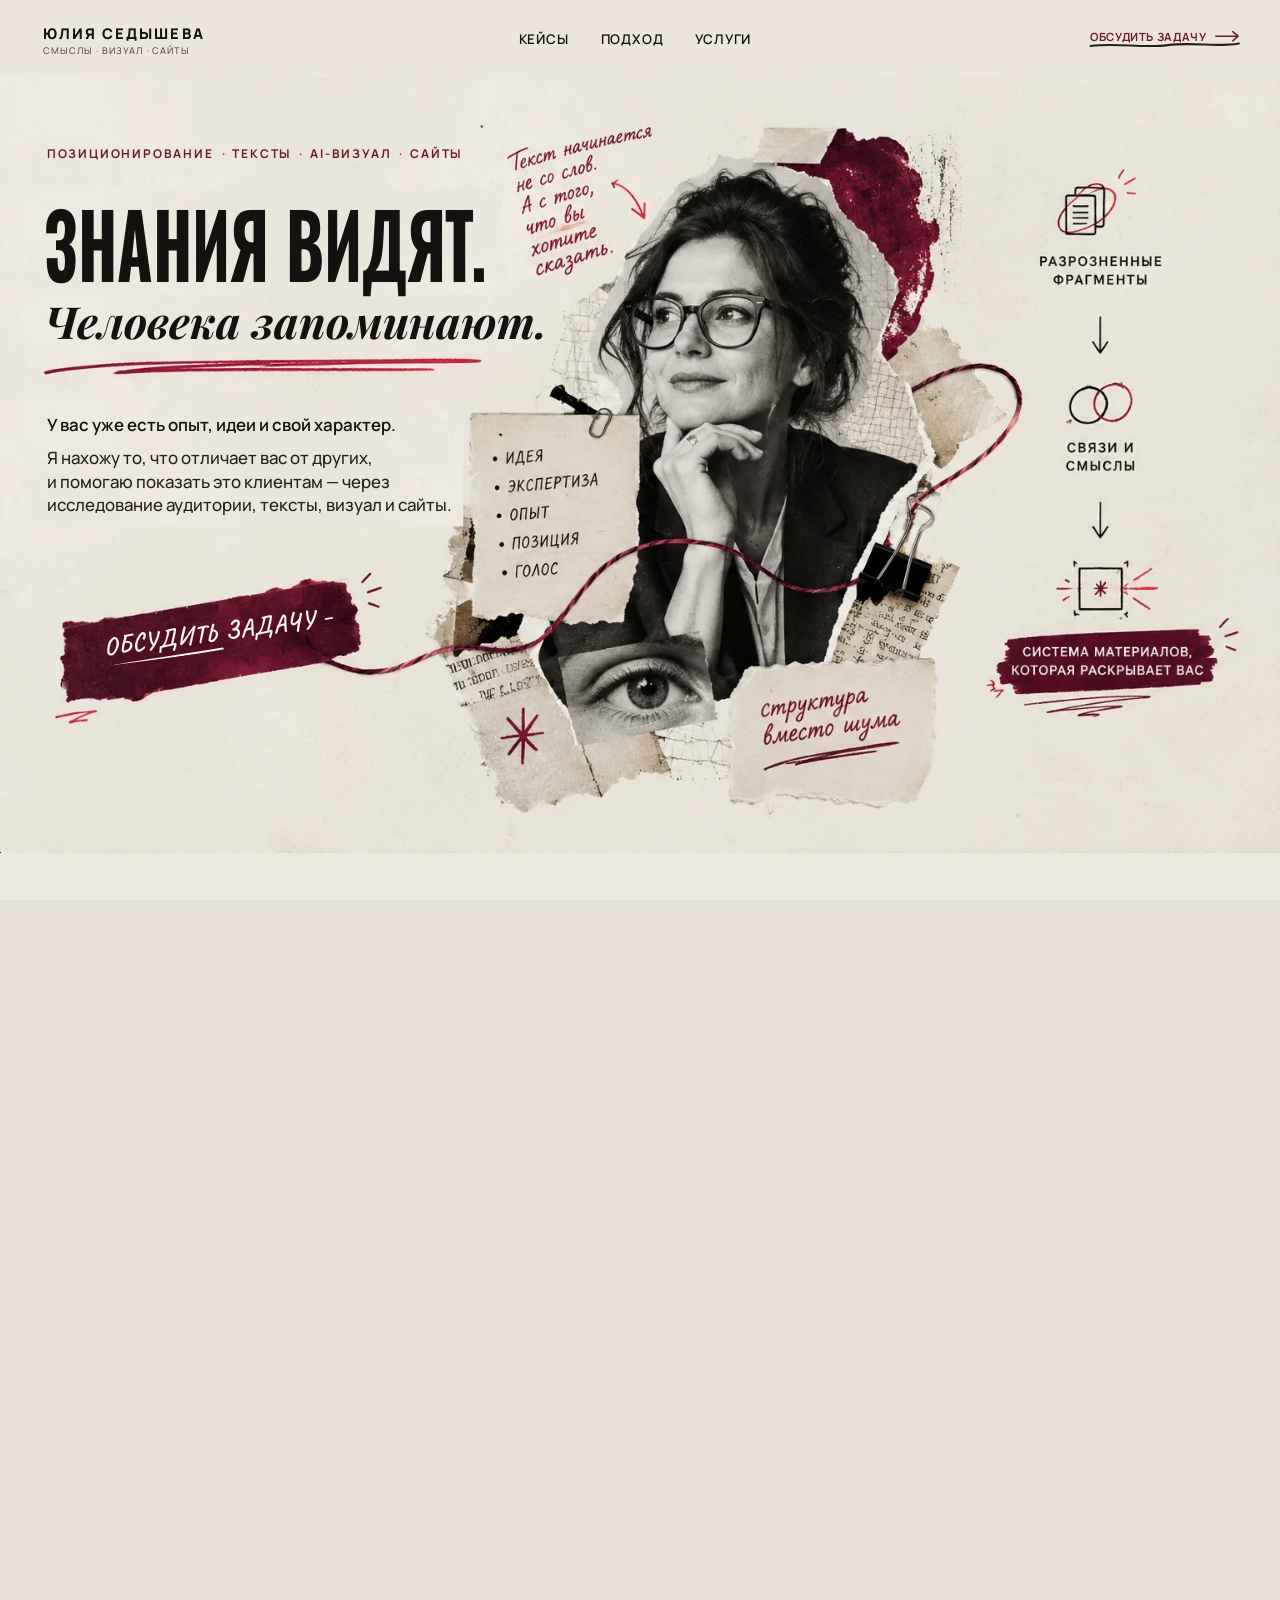
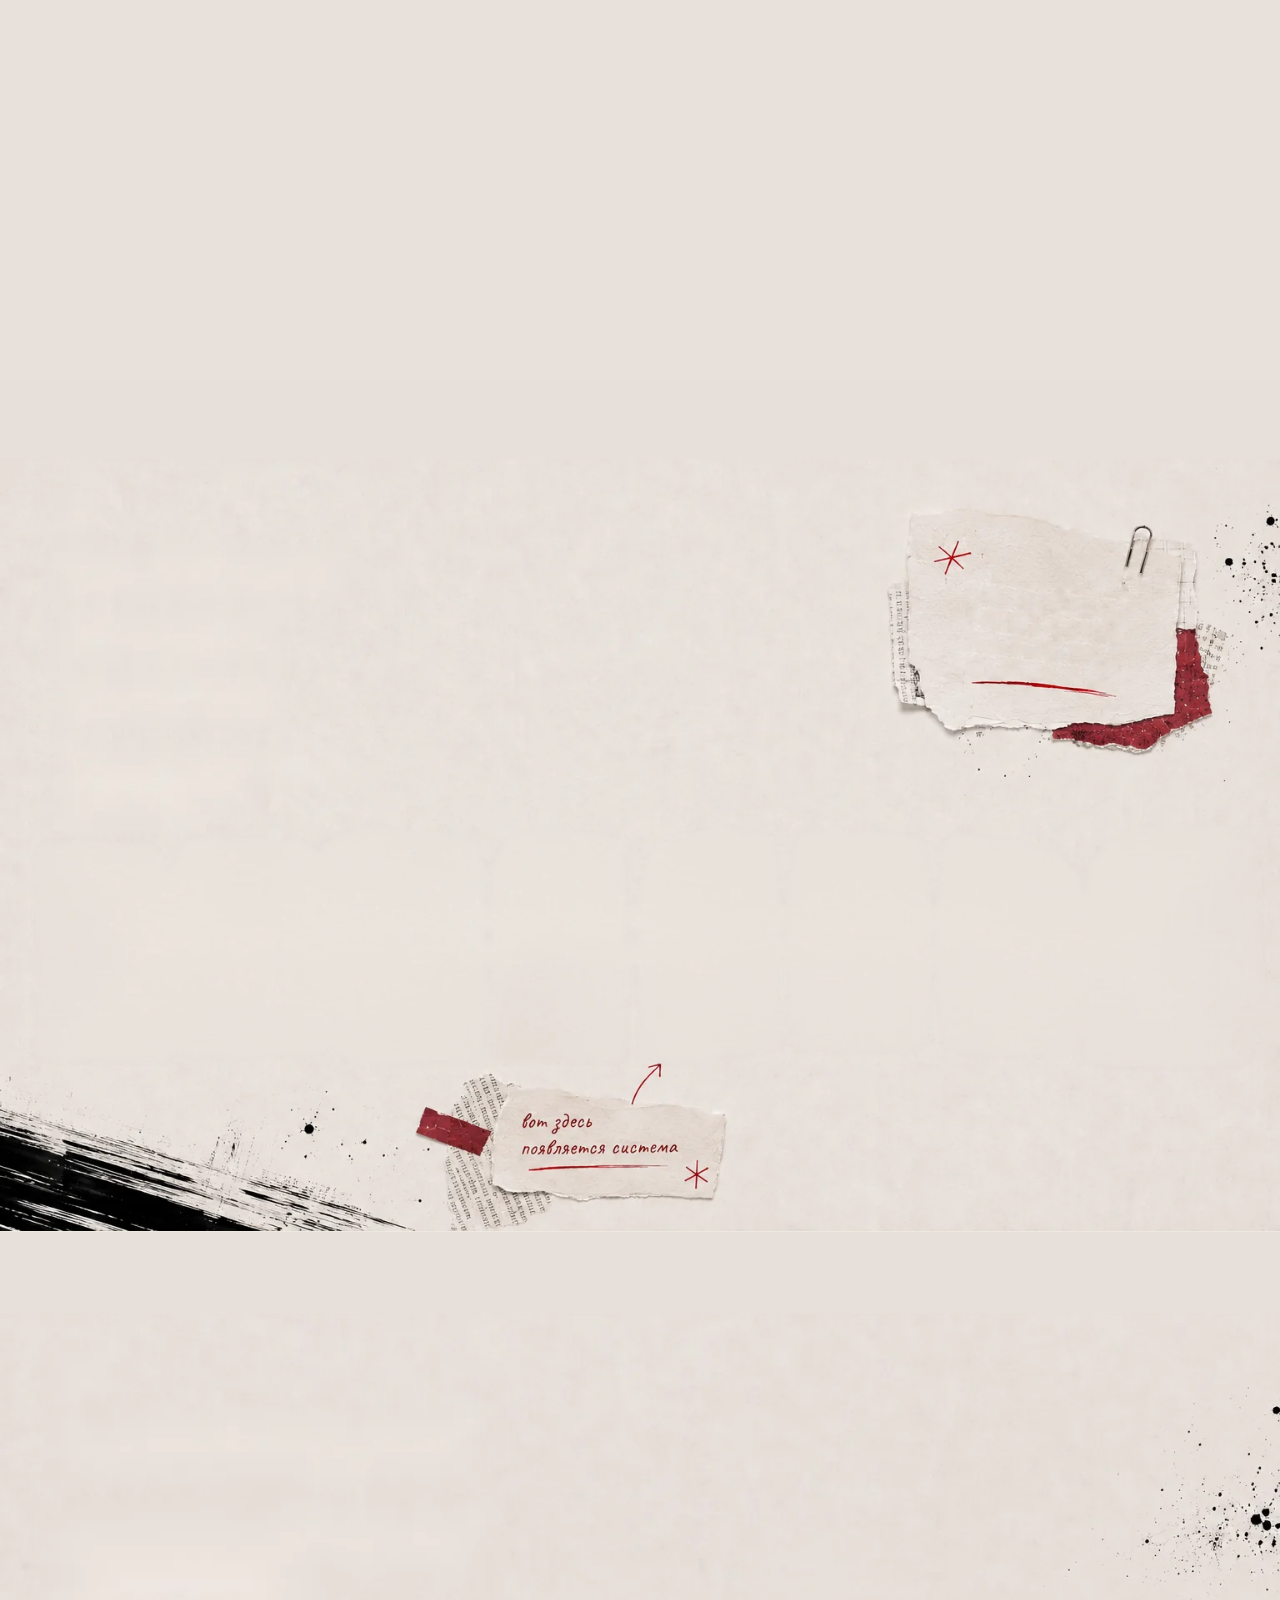
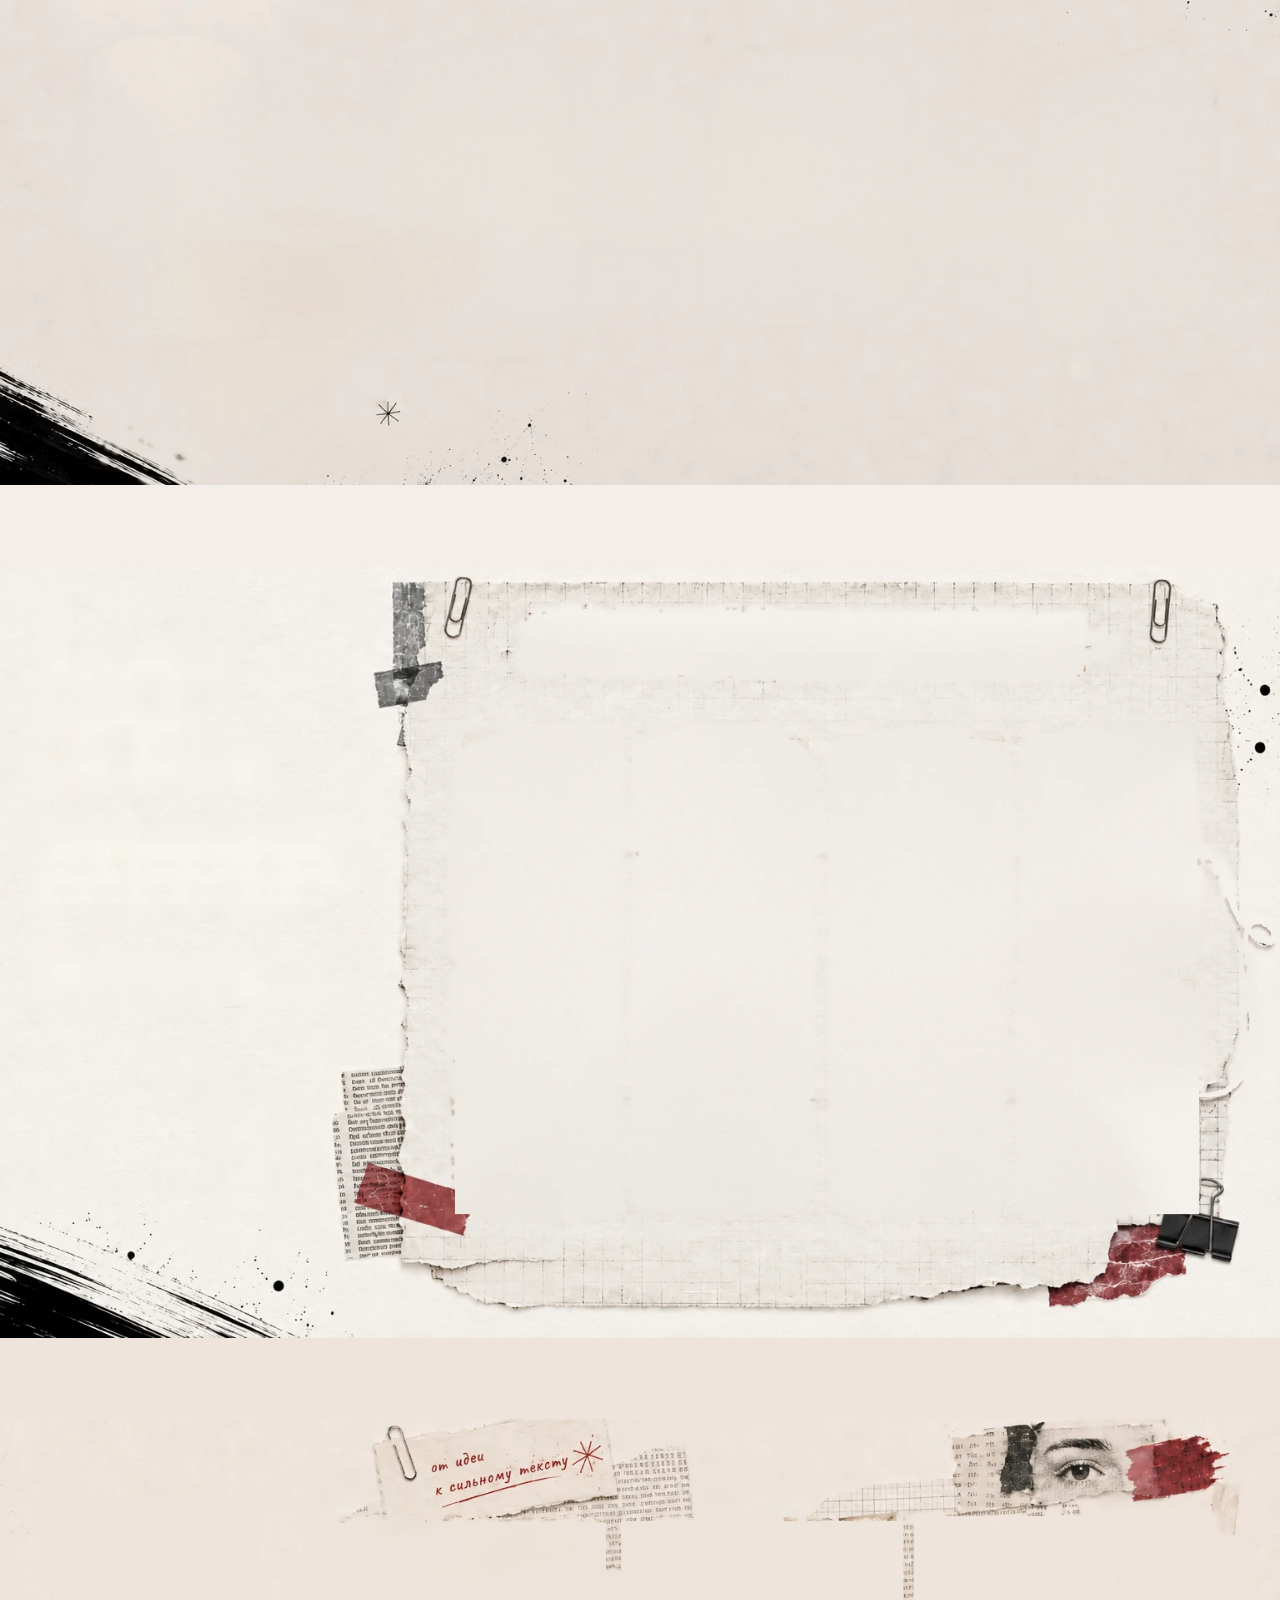
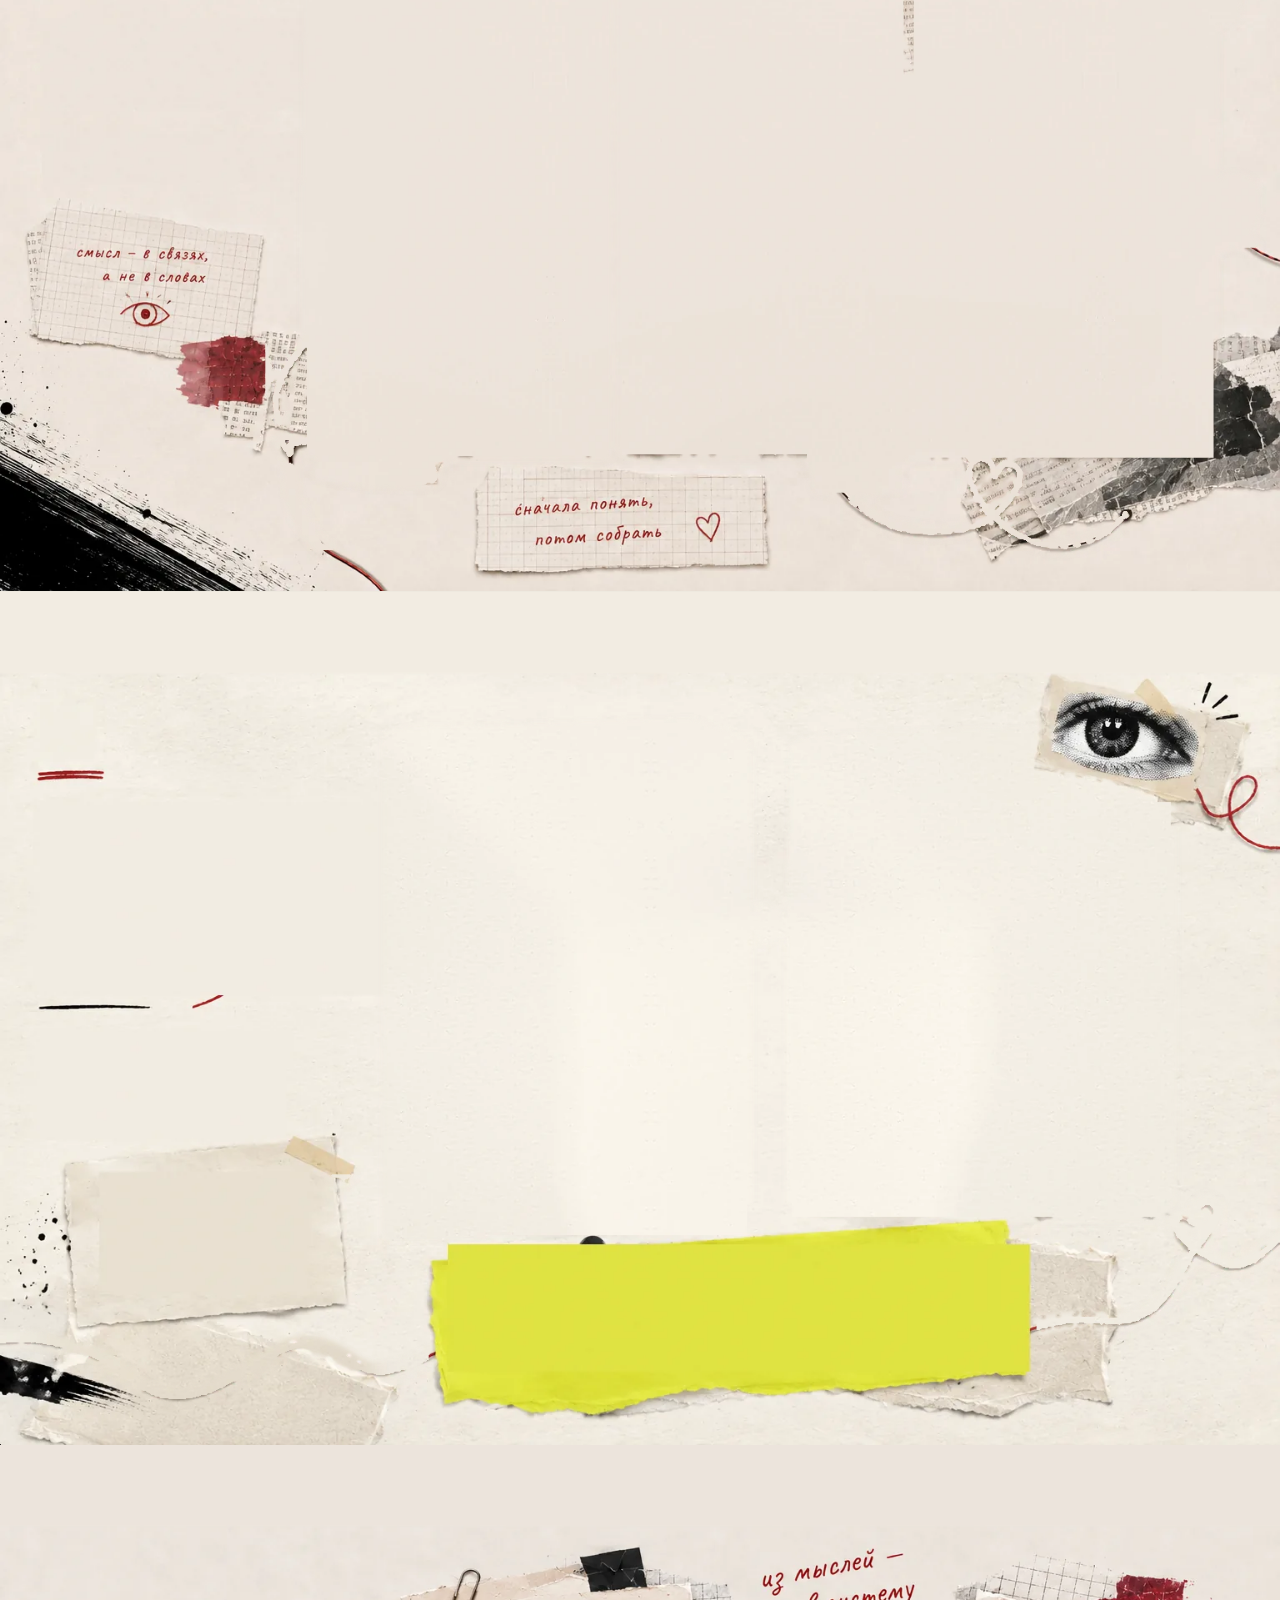
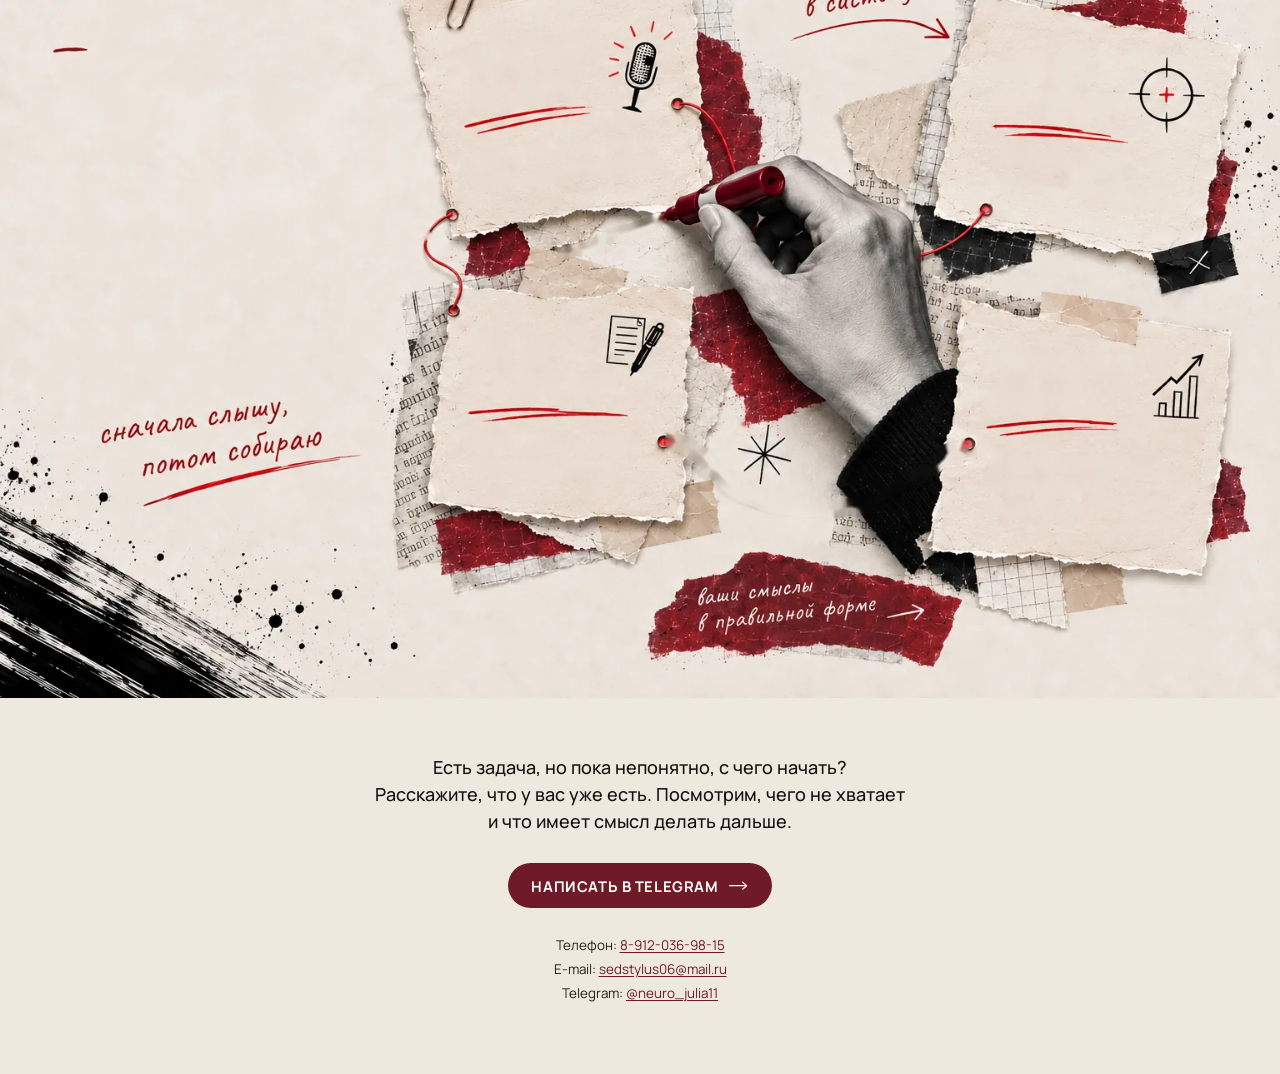
<file: release/animated-site/index.html>
<!DOCTYPE html>
<html lang="ru">
<head>
<meta charset="UTF-8">
<meta name="viewport" content="width=device-width, initial-scale=1.0">
<title>Юлия Седышева — смыслы, визуал, сайты</title>
<!-- ПРОТОТИП АНИМАЦИИ экранов 01–08 («Оживший редакционный коллаж»,
     переход «Сквозь взгляд», цепочки экранов 03–04, услуги и кейсы
     05–06, «до / после» и финал 07–08). Отдельная копия страницы: основной сайт, его файлы и настройки Netlify не затронуты.
     Стили, картинки и скрипт основного сайта подключены относительными
     ссылками  без изменений; всё новое — в motion.css, fragments.css,
     fragments-0304.css, fragments-0506.css, fragments-0708.css, motion.js
     и fragments/. -->
<script>
  /* Режим анимации выбирается до первой отрисовки, чтобы не было вспышки
     «показали — спрятали — показали».
     static — prefers-reduced-motion (или ?static): страница как оригинал;
     lite   — слабое устройство, экономия трафика (или ?lite): короче
              переход, без размытия; JS может включить его и сам, если
              кадры идут медленно;
     full   — всё остальное. */
  (function () {
    var d = document.documentElement;
    var q = new URLSearchParams(location.search);
    var reduce = q.has('static') ||
      (!q.has('full') && !q.has('lite') && window.matchMedia &&
       matchMedia('(prefers-reduced-motion: reduce)').matches);
    if (reduce) { d.classList.add('motion-static'); return; }
    var c = navigator.connection;
    var weak = (c && c.saveData) ||
      (navigator.deviceMemory && navigator.deviceMemory <= 2) ||
      (navigator.hardwareConcurrency && navigator.hardwareConcurrency <= 2);
    d.classList.add('motion-on');
    if (q.has('lite') || (weak && !q.has('full'))) d.classList.add('motion-lite');
    if (!q.has('nointro') && !q.has('y')) {
      d.classList.add('intro-pending');
      /* Страховка: если скрипт не загрузится, контент всё равно появится. */
      setTimeout(function () { d.classList.add('intro-play'); }, 3000);
    }
  })();
</script>
<link rel="preconnect" href="https://fonts.googleapis.com">
<link rel="preconnect" href="https://fonts.gstatic.com" crossorigin>
<link href="https://fonts.googleapis.com/css2?family=Manrope:wght@500;600;700;800&family=Oswald:wght@600;700&family=Playfair+Display:ital,wght@1,600;1,700&family=Caveat:wght@600;700&display=swap" rel="stylesheet">
<link rel="stylesheet" href="css/style.css">
<link rel="stylesheet" href="fragments.css">
<link rel="stylesheet" href="fragments-0304.css">
<link rel="stylesheet" href="fragments-0506.css">
<link rel="stylesheet" href="fragments-0708.css">
<link rel="stylesheet" href="hero-01.css">
<link rel="stylesheet" href="cases-06.css">
<link rel="stylesheet" href="texts-0235.css">
<link rel="stylesheet" href="motion.css">
<!-- Yandex.Metrika counter -->
<script type="text/javascript">
    (function(m,e,t,r,i,k,a){
        m[i]=m[i]||function(){(m[i].a=m[i].a||[]).push(arguments)};
        m[i].l=1*new Date();
        for (var j = 0; j < document.scripts.length; j++) {if (document.scripts[j].src === r) { return; }}
        k=e.createElement(t),a=e.getElementsByTagName(t)[0],k.async=1,k.src=r,a.parentNode.insertBefore(k,a)
    })(window, document, 'script', 'https://mc.yandex.ru/metrika/tag.js?id=113810567', 'ym');

    ym(113810567, 'init', {ssr:true, webvisor:true, clickmap:true, accurateTrackBounce:true, trackLinks:true});
</script>
<noscript><div><img src="https://mc.yandex.ru/watch/113810567" style="position:absolute; left:-9999px;" alt="" /></div></noscript>
<!-- /Yandex.Metrika counter -->
</head>
<body>

<!-- ============ Единая живая шапка сайта ============
     Одна на весь сайт. Растровые шапки, впечатанные в подложки экранов
     03–08, закрываются полосой .plate-mask в цвет бумаги своего экрана. -->
<header class="site-header">
  <div class="site-header-inner">
    <a class="brand" href="#top">
      <span class="brand-name">Юлия&nbsp;Седышева</span>
      <span class="brand-role">Смыслы · визуал · сайты</span>
    </a>

    <button class="nav-toggle" type="button" aria-label="Меню"
            aria-expanded="false" aria-controls="site-nav">
      <span class="nav-toggle-bar"></span>
      <span class="nav-toggle-bar"></span>
      <span class="nav-toggle-bar"></span>
    </button>

    <div class="site-nav-panel" id="site-nav">
    <nav class="nav">
      <a href="#cases">Кейсы</a>
      <a href="#approach">Подход</a>
      <a href="#services">Услуги</a>
    </nav>

    <a href="#contact" class="top-cta">
      <span class="top-cta-text">Обсудить задачу</span>
      <svg class="top-cta-arrow" viewBox="0 0 34 16" aria-hidden="true">
        <path d="M1 8h28M23 2l7 6-7 6" fill="none" stroke="currentColor" stroke-width="2" stroke-linecap="round" stroke-linejoin="round"/>
      </svg>
      <svg class="top-cta-underline" viewBox="0 0 200 12" preserveAspectRatio="none" aria-hidden="true">
        <path d="M2 7 C 40 3, 70 10, 104 6 C 140 2, 168 9, 198 4" fill="none" stroke="currentColor" stroke-width="2.4" stroke-linecap="round"/>
      </svg>
    </a>
    </div>
  </div>
</header>

<main id="top">
  <!-- .cine — «съёмочная площадка» перехода «Сквозь взгляд» (только
       компьютер; высоту задаёт motion.js). Первый экран закрепляется,
       камера подходит к глазу, из зрачка рвётся бумага, и в разрыве
       раскрывается разворот экрана 02; в конце настоящий экран 02
       встаёт точно на его место. Без класса motion-on обёртка ни на что
       не влияет — вёрстка как у оригинала. -->
  <div class="cine">
  <section class="hero" data-paper="#EDE6DD">
    <div class="hero-stage">
      <!-- Камера: подложка и всё, что на ней лежит. Координаты слоёв —
           в fragments.css, в процентах сцены 1536x1024. -->
      <div class="cam">
        <img class="hero-plate" src="fragments/hero-bg-v2.webp" alt="" aria-hidden="true"
             fetchpriority="high" decoding="async">

        <!-- «Заплатки»: бумага на месте оживающих элементов. В покое их
             целиком закрывают сами элементы. -->
        <div class="frag f-hole-underline" aria-hidden="true"></div>
        <div class="frag f-hole-btn" aria-hidden="true"></div>
        <div class="frag f-hole-note" aria-hidden="true"></div>
        <div class="frag f-hole-scheme" aria-hidden="true"></div>

        <!-- Глаз в повышенном разрешении — проявляется при наезде -->
        <div class="frag f-eye-hd" aria-hidden="true"></div>

        <!-- Бумажка «структура вместо шума» приподнимается над столом -->
        <div class="lift" aria-hidden="true">
          <div class="frag f-lift-struct-shadow"></div>
          <div class="frag f-lift-struct"></div>
        </div>

        <!-- Рукописная заметка — пишется по строкам -->
        <div class="frag ink f-ink-note-l1" aria-hidden="true"></div>
        <div class="frag ink f-ink-note-l2" aria-hidden="true"></div>
        <div class="frag ink f-ink-note-l3" aria-hidden="true"></div>
        <div class="frag ink f-ink-note-l4" aria-hidden="true"></div>
        <div class="frag ink f-ink-note-l5" aria-hidden="true"></div>
        <div class="frag ink f-ink-note-l6" aria-hidden="true"></div>
        <div class="frag ink f-ink-note-arrow" aria-hidden="true"></div>

        <!-- Схема: разрозненные фрагменты → связи → система -->
        <div class="frag ink f-ink-s1-icon" aria-hidden="true"></div>
        <div class="frag ink f-ink-s1-text" aria-hidden="true"></div>
        <div class="frag ink f-ink-s2-arrow" aria-hidden="true"></div>
        <div class="frag ink f-ink-s3-icon" aria-hidden="true"></div>
        <div class="frag ink f-ink-s3-text" aria-hidden="true"></div>
        <div class="frag ink f-ink-s4-arrow" aria-hidden="true"></div>
        <div class="frag ink f-ink-s5-icon" aria-hidden="true"></div>
        <div class="frag ink f-ink-s6-label" aria-hidden="true"></div>
        <div class="frag ink f-ink-s6-marks" aria-hidden="true"></div>

        <!-- Кнопка: бордовый мазок проводится кистью -->
        <div class="frag ink f-ink-btn-stroke" aria-hidden="true"></div>
        <div class="frag ink f-ink-btn-ticks" aria-hidden="true"></div>

        <!-- Кнопка: мазок кисти — на подложке (без надписи, см.
             tools/build_hero_plate.py), надпись и стрелка — живые -->
        <a href="#contact" class="btn-hotspot">
          <span class="btn-label">Обсудить задачу<svg class="btn-label-arrow" viewBox="0 0 48 16" aria-hidden="true">
              <path d="M2 9 C 16 8, 30 8, 45 7 M35 1.5 L46 7 L36 13.5" fill="none" stroke="currentColor" stroke-width="2.6" stroke-linecap="round" stroke-linejoin="round"/>
            </svg><svg class="btn-label-underline" viewBox="0 0 200 12" preserveAspectRatio="none" aria-hidden="true">
              <path d="M3 8 C 50 5, 110 6, 197 3" fill="none" stroke="currentColor" stroke-width="3" stroke-linecap="round"/>
            </svg></span>
        </a>
      </div>

      <!-- Передний план: живой текст. При наезде улетает «мимо камеры». -->
      <div class="fg">
        <!-- Строка услуг — над заголовком, мельче и тише его -->
        <p class="hero-services">
          <span>Позиционирование</span><i aria-hidden="true">·</i><span>Тексты</span><i aria-hidden="true">·</i><span>AI-визуал</span><i aria-hidden="true">·</i><span>Сайты</span>
        </p>

        <!-- Headline -->
        <h1 class="headline">Знания видят.</h1>
        <p class="subhead">Человека запоминают.</p>
        <div class="frag ink f-ink-underline" aria-hidden="true"></div>

        <div class="lead">
          <p>У вас уже есть опыт, идеи и свой характер.</p>
          <p>Я нахожу то, что отличает вас от других,<br>
            и помогаю показать это клиентам — через<br>
            исследование аудитории, тексты, визуал и сайты.</p>
        </div>
      </div>
    </div>

    <!-- Виньетка «объектива» и проход сквозь бумагу: от зрачка рвётся
         бумажный слой экрана 01, в разрыве — разворот экрана 02 (та же
         подложка, что и у экрана 02, в той же позиции). Рваный край и
         зерно бумаги рисует motion.js на canvas — новых файлов нет. -->
    <div class="cine-vignette" aria-hidden="true"></div>
    <div class="cine-next" aria-hidden="true">
      <div class="cine-next-stage">
        <img class="cine-next-plate" src="fragments/problem-bg-v2.webp" alt=""
             decoding="async" fetchpriority="low">
      </div>
    </div>
    <div class="cine-rim" aria-hidden="true"></div>

    <!-- Мобильная раскладка экрана 01 (<=700px). Тексты те же, что на
         десктопе. Визуал — кадр из fragments/hero-bg-v2.webp, обрезанный по
         портретному коллажу средствами CSS; новых изображений нет. -->
    <div class="m-screen m-hero">
      <h1 class="m-hero-title">Знания видят.</h1>
      <p class="m-hero-sub">Человека запоминают.</p>

      <p class="m-hero-services">
        <span>Позиционирование</span><i aria-hidden="true">·</i><span>Тексты</span><i aria-hidden="true">·</i><span>AI-визуал</span><i aria-hidden="true">·</i><span>Сайты</span>
      </p>

      <div class="m-hero-visual" aria-hidden="true">
        <img src="fragments/hero-bg-v2.webp" alt="" fetchpriority="high" decoding="async">
      </div>

      <div class="m-hero-lead">
        <p>У вас уже есть опыт, идеи и свой характер.</p>
        <p>Я нахожу то, что отличает вас от других, и помогаю показать это
          клиентам — через исследование аудитории, тексты, визуал и сайты.</p>
      </div>

      <!-- Бордовый мазок — фрагмент fragments/hero-bg-v2.webp (уже без
           старой надписи), надпись и стрелка — живые -->
      <a href="#contact" class="m-btn">
        <span class="btn-label">Обсудить задачу<svg class="btn-label-arrow" viewBox="0 0 48 16" aria-hidden="true">
            <path d="M2 9 C 16 8, 30 8, 45 7 M35 1.5 L46 7 L36 13.5" fill="none" stroke="currentColor" stroke-width="2.6" stroke-linecap="round" stroke-linejoin="round"/>
          </svg><svg class="btn-label-underline" viewBox="0 0 200 12" preserveAspectRatio="none" aria-hidden="true">
            <path d="M3 8 C 50 5, 110 6, 197 3" fill="none" stroke="currentColor" stroke-width="3" stroke-linecap="round"/>
          </svg></span>
      </a>
    </div>
  </section>
  </div><!-- /.cine -->

  <!-- ============ Экран 2 — узнавание проблемы ============ -->
  <section class="problem" data-paper="#E8E1DB">
    <div class="problem-stage">
      <!-- Обёртка подложки экрана 02. На компьютере отъезд от карточки
           «наблюдение» играет слой .cine-next внутри перехода, а этот
           экран встаёт точно на его место. -->
      <div class="cam2">
        <img class="problem-plate" src="fragments/problem-bg-v2.webp" alt="" aria-hidden="true"
             loading="lazy" decoding="async">
      </div>

      <span class="p2-num">02</span>

      <h2 class="p2-title">
        <span>Вас видят.</span>
        <span>Но не всегда понимают,</span>
        <span>чем вы отличаетесь.</span>
      </h2>

      <div class="p2-lead">
        <p>У вас есть опыт, идеи, проекты, клиенты. Возможно,<br>
          хороший продукт и десятки довольных покупателей.</p>
        <p>Но всё это существует отдельно: сайт рассказывает<br>
          одно, соцсети — другое, а самое важное остаётся<br>
          где-то между строк.</p>
        <p>А потом наступает вторник.<br>
          И снова нужно придумать,<br>
          что о себе рассказать.</p>
      </div>

      <!-- Рукописные пометки: на подложке стёрты, здесь — живой текст -->
      <p class="p2-hand-note">идей много —<br>образ не<br>складывается</p>
      <p class="p2-hand-caption">Всё ценное —<br>в разных местах.</p>

      <p class="p2-final">
        <span class="p2-final-strong">Материалов много.</span>
        <span class="p2-final-italic">А цельного представления о вас<br>или вашем бренде так и не возникает.</span>
        <svg class="p2-final-underline" viewBox="0 0 380 14" preserveAspectRatio="none" aria-hidden="true">
          <path d="M3 8 C 70 3, 150 12, 230 6 C 300 1, 345 9, 377 5" fill="none" stroke="currentColor" stroke-width="3.4" stroke-linecap="round" pathLength="1"/>
        </svg>
      </p>
    </div>

    <!-- Мобильная раскладка экрана 02 (<=700px). Тексты те же. Коллаж
         и рукописная пометка — фрагменты images/problem-bg.webp,
         вырезанные средствами CSS. -->
    <div class="m-screen m-problem">
      <div class="m-sec-head">
        <span class="m-sec-num">02</span>
      </div>
      <h2 class="m-sec-title m-sec-title-sm">
        <span>Вас видят.</span>
        <span>Но не всегда понимают,</span>
        <span>чем вы отличаетесь.</span>
      </h2>

      <p class="m-lead">У вас есть опыт, идеи, проекты, клиенты. Возможно,
        хороший продукт и десятки довольных покупателей.</p>
      <p class="m-lead">Но всё это существует отдельно: сайт рассказывает
        одно, соцсети — другое, а самое важное остаётся где-то между строк.</p>
      <p class="m-lead">А потом наступает вторник. И снова нужно придумать,
        что о себе рассказать.</p>

      <div class="m-collage m-collage-02" aria-hidden="true"><div class="m-zoom"></div></div>
      <p class="m-hand-caption-02">Всё ценное — в разных местах.</p>
      <div class="m-hand m-hand-02"><p class="m-hand-text-02">идей много — образ не складывается</p></div>

      <p class="m-final">
        <span class="m-final-strong">Материалов много.</span>
        <span class="m-final-italic">А цельного представления о вас или вашем бренде так и не возникает.</span>
      </p>
    </div>
  </section>

  <!-- ============ Экран 3 — что я называю системным контентом ============ -->
  <section class="system" data-paper="#E7DFD9">
    <div class="system-stage">
      <img class="system-plate" src="fragments/system-bg-v2.webp" alt="" aria-hidden="true"
           loading="lazy" decoding="async">
      <div class="plate-mask" style="--paper: #E7DFD9" aria-hidden="true"></div>

      <!-- Прототип: цепочка этапов 01–08 раскладывается по столу.
           Подложка — fragments/system-bg-v2.webp (старые названия этапов
           стёрты, значки переставлены, tools/build_plate_0203.py).
           Слои — вырезки из той же подложки (tools/build_fragments_0304.py):
           «стол» без цепочки, нить, восемь карточек. До подхода к экрану
           и после анимации слои убраны — видна сама подложка. -->
      <div class="chain p3-chain" aria-hidden="true">
        <div class="frag p3-desk"></div>
        <div class="frag p3-thread"></div>
        <div class="frag p3-card p3-card-1"></div>
        <div class="frag p3-card p3-card-2"></div>
        <div class="frag p3-card p3-card-3"></div>
        <div class="frag p3-card p3-card-4"></div>
        <div class="frag p3-card p3-card-5"></div>
        <div class="frag p3-card p3-card-6"></div>
        <div class="frag p3-card p3-card-7"></div>
        <div class="frag p3-card p3-card-8"></div>
      </div>

      <span class="p3-num">03</span>
      <svg class="p3-num-underline" viewBox="0 0 60 10" preserveAspectRatio="none" aria-hidden="true">
        <path d="M2 6 C 20 8, 40 3, 58 5" fill="none" stroke="currentColor" stroke-width="3" stroke-linecap="round"/>
      </svg>

      <h2 class="p3-title">
        <span>Когда всё складывается</span>
        <span>в одну историю<em>.</em></span>
      </h2>

      <div class="p3-lead">
        <p>Сильная подача начинается не с красивой картинки<br>
          и не с удачного текста.</p>
        <p>Сначала нужно понять, что делает вас или ваш бренд<br>
          особенным. А потом связать эту идею со всем, что видит<br>
          и читает ваш будущий клиент.</p>
      </div>

      <!-- Рукописная пометка и финальная мысль на записке справа -->
      <p class="p3-hand">одна идея<br>связывает всё</p>
      <p class="p3-note">Не обязательно делать<br>всё сразу. Важно, чтобы<br>каждая часть работала<br>на общую идею.</p>

      <!-- Восемь этапов: номера, значки, карточки и нить — на подложке;
           названия на карточках и пояснения под ними — живой текст -->
      <ol class="p3-steps">
        <li class="p3-step p3-step-1">
          <span class="p3-step-name">Знакомство</span>
          <span class="p3-step-text">Узнаю вас, ваш продукт и задачи.</span>
        </li>
        <li class="p3-step p3-step-2">
          <span class="p3-step-name">Аудитория</span>
          <span class="p3-step-text">Разбираюсь, кому и почему вы нужны.</span>
        </li>
        <li class="p3-step p3-step-3">
          <span class="p3-step-name">Конкуренты</span>
          <span class="p3-step-text">Смотрю, что уже предлагают другие.</span>
        </li>
        <li class="p3-step p3-step-4">
          <span class="p3-step-name">Сильная<br>идея</span>
          <span class="p3-step-text">Нахожу то, на чём строится отличие.</span>
        </li>
        <li class="p3-step p3-step-5">
          <span class="p3-step-name">Позицио-<br>нирование</span>
          <span class="p3-step-text">Формулирую, как представить вашу ценность.</span>
        </li>
        <li class="p3-step p3-step-6">
          <span class="p3-step-name">Тексты</span>
          <span class="p3-step-text">Подбираю слова, которые передают вашу мысль.</span>
        </li>
        <li class="p3-step p3-step-7">
          <span class="p3-step-name">Визуальный<br>образ</span>
          <span class="p3-step-text">Соединяю характер, стиль и содержание.</span>
        </li>
        <li class="p3-step p3-step-8">
          <span class="p3-step-name">Воплощение</span>
          <span class="p3-step-text">Сайт, контент или отдельные материалы под вашу задачу.</span>
        </li>
      </ol>
    </div>

    <!-- Мобильная раскладка экрана 03 (<=700px). Цепочка из восьми
         карточек развёрнута сверху вниз: иконки — фрагменты
         fragments/system-bg-v2.webp, названия и пояснения этапов —
         живой текст (CONTENT_APPROVED_03.md). -->
    <div class="m-screen m-system">
      <div class="m-sec-head">
        <span class="m-sec-num">03</span>
      </div>
      <h2 class="m-sec-title m-sec-title-sm">
        <span>Когда всё складывается</span>
        <span>в одну историю<em>.</em></span>
      </h2>

      <p class="m-lead">Сильная подача начинается не с красивой картинки
        и не с удачного текста.</p>
      <p class="m-lead">Сначала нужно понять, что делает вас или ваш бренд
        особенным. А потом связать эту идею со всем, что видит и читает
        ваш будущий клиент.</p>

      <p class="m-hand-text-03">одна идея связывает всё</p>

      <ol class="m-chain">
        <li class="m-chain-item">
          <span class="m-chain-ico m-chain-ico-1" aria-hidden="true"></span>
          <span class="m-chain-text"><span class="m-chain-num">01</span>Знакомство<span class="m-chain-desc">Узнаю вас, ваш продукт и задачи.</span></span>
        </li>
        <li class="m-chain-item">
          <span class="m-chain-ico m-chain-ico-2" aria-hidden="true"></span>
          <span class="m-chain-text"><span class="m-chain-num">02</span>Аудитория<span class="m-chain-desc">Разбираюсь, кому и почему вы нужны.</span></span>
        </li>
        <li class="m-chain-item">
          <span class="m-chain-ico m-chain-ico-3" aria-hidden="true"></span>
          <span class="m-chain-text"><span class="m-chain-num">03</span>Конкуренты<span class="m-chain-desc">Смотрю, что уже предлагают другие.</span></span>
        </li>
        <li class="m-chain-item">
          <span class="m-chain-ico m-chain-ico-4" aria-hidden="true"></span>
          <span class="m-chain-text"><span class="m-chain-num">04</span>Сильная идея<span class="m-chain-desc">Нахожу то, на чём строится отличие.</span></span>
        </li>
        <li class="m-chain-item">
          <span class="m-chain-ico m-chain-ico-5" aria-hidden="true"></span>
          <span class="m-chain-text"><span class="m-chain-num">05</span>Позиционирование<span class="m-chain-desc">Формулирую, как представить вашу ценность.</span></span>
        </li>
        <li class="m-chain-item">
          <span class="m-chain-ico m-chain-ico-6" aria-hidden="true"></span>
          <span class="m-chain-text"><span class="m-chain-num">06</span>Тексты<span class="m-chain-desc">Подбираю слова, которые передают вашу мысль.</span></span>
        </li>
        <li class="m-chain-item">
          <span class="m-chain-ico m-chain-ico-7" aria-hidden="true"></span>
          <span class="m-chain-text"><span class="m-chain-num">07</span>Визуальный образ<span class="m-chain-desc">Соединяю характер, стиль и содержание.</span></span>
        </li>
        <li class="m-chain-item">
          <span class="m-chain-ico m-chain-ico-8" aria-hidden="true"></span>
          <span class="m-chain-text"><span class="m-chain-num">08</span>Воплощение<span class="m-chain-desc">Сайт, контент или отдельные материалы под вашу задачу.</span></span>
        </li>
      </ol>

      <div class="m-hand m-hand-03b" aria-hidden="true"></div>
      <div class="m-paper-note m-paper-note-03"><p class="m-note-text-03">Не обязательно делать всё сразу. Важно, чтобы каждая часть работала на общую идею.</p></div>
    </div>
  </section>

  <!-- ============ Экран 4 — как я работаю ============ -->
  <section class="process" id="approach" data-paper="#E7DFDA">
    <div class="process-stage">
      <img class="process-plate" src="images/process-bg.webp" alt="" aria-hidden="true"
           loading="lazy" decoding="async">
      <div class="plate-mask" style="--paper: #E7DFDA" aria-hidden="true"></div>

      <!-- Прототип: четыре этапа раскладываются по столу.
           Слои — вырезки из той же подложки (tools/build_fragments_0304.py):
           «стол» без цепочки, нить, четыре карточки. До подхода к экрану
           и после анимации слои убраны — видна сама подложка. -->
      <div class="chain p4-chain" aria-hidden="true">
        <div class="frag p4-desk"></div>
        <div class="frag p4-thread"></div>
        <div class="frag p4-card p4-card-1"></div>
        <div class="frag p4-card p4-card-2"></div>
        <div class="frag p4-card p4-card-3"></div>
        <div class="frag p4-card p4-card-4"></div>
      </div>

      <span class="p4-num">04</span>
      <svg class="p4-num-underline" viewBox="0 0 60 10" preserveAspectRatio="none" aria-hidden="true">
        <path d="M2 6 C 20 8, 40 3, 58 5" fill="none" stroke="currentColor" stroke-width="3" stroke-linecap="round"/>
      </svg>

      <h2 class="p4-title">
        <span>Сначала слышу<em>.</em></span>
        <span>Потом собираю<em>.</em></span>
      </h2>

      <p class="p4-phrase">
        <span>Мне не нужно научиться говорить вместо вас.</span>
        <span>Мне нужно научиться хорошо вас
          <span class="p4-hear">слышать.
            <svg class="p4-hear-underline" viewBox="0 0 194 26" preserveAspectRatio="none" aria-hidden="true">
              <path d="M2 20 C 60 26, 130 8, 192 14" fill="none" stroke="currentColor" stroke-width="4" stroke-linecap="round" pathLength="1"/>
            </svg>
          </span>
        </span>
      </p>

      <!-- Четыре этапа: карточки, иконки и нить запечены в подложку,
           номера и названия на карточках и пояснения под ними — живой текст -->
      <ol class="p4-steps">
        <li class="p4-step p4-step-1">
          <span class="p4-step-num">01</span>
          <span class="p4-step-name">Слушаю</span>
          <span class="p4-step-text">Выясняю, что вам действительно нужно.</span>
        </li>
        <li class="p4-step p4-step-2">
          <span class="p4-step-num">02</span>
          <span class="p4-step-name">Исследую</span>
          <span class="p4-step-text">Изучаю аудиторию, конкурентов и ваши отличия.</span>
        </li>
        <li class="p4-step p4-step-3">
          <span class="p4-step-num">03</span>
          <span class="p4-step-name">Создаю</span>
          <span class="p4-step-text">Превращаю идею в тексты, визуал или сайт.</span>
        </li>
        <li class="p4-step p4-step-4">
          <span class="p4-step-num">04</span>
          <span class="p4-step-name">Докручиваю</span>
          <span class="p4-step-text">Проверяю, исправляю и довожу до согласованного результата.</span>
        </li>
      </ol>
    </div>

    <!-- Мобильная раскладка экрана 04 (<=700px). Четыре этапа идут
         сверху вниз: иконки — фрагменты images/process-bg.webp,
         нумерация, названия и пояснения — живым текстом. -->
    <div class="m-screen m-process">
      <div class="m-sec-head">
        <span class="m-sec-num">04</span>
      </div>
      <h2 class="m-sec-title m-sec-title-sm">
        <span>Сначала слышу<em>.</em></span>
        <span>Потом собираю<em>.</em></span>
      </h2>

      <p class="m-phrase">Мне не нужно научиться говорить вместо вас.
        Мне нужно научиться хорошо вас
        <span class="m-phrase-hear">слышать.</span></p>

      <ol class="m-chain m-steps">
        <li class="m-step-item">
          <span class="m-step-ico m-step-ico-1" aria-hidden="true"></span>
          <span class="m-step-text"><span class="m-step-num">01</span>Слушаю<span class="m-step-desc">Выясняю, что вам действительно нужно.</span></span>
        </li>
        <li class="m-step-item">
          <span class="m-step-ico m-step-ico-2" aria-hidden="true"></span>
          <span class="m-step-text"><span class="m-step-num">02</span>Исследую<span class="m-step-desc">Изучаю аудиторию, конкурентов и ваши отличия.</span></span>
        </li>
        <li class="m-step-item">
          <span class="m-step-ico m-step-ico-3" aria-hidden="true"></span>
          <span class="m-step-text"><span class="m-step-num">03</span>Создаю<span class="m-step-desc">Превращаю идею в тексты, визуал или сайт.</span></span>
        </li>
        <li class="m-step-item">
          <span class="m-step-ico m-step-ico-4" aria-hidden="true"></span>
          <span class="m-step-text"><span class="m-step-num">04</span>Докручиваю<span class="m-step-desc">Проверяю, исправляю и довожу до согласованного результата.</span></span>
        </li>
      </ol>
    </div>
  </section>

  <!-- ============ Экран 5 — что можно передать мне в работу ============ -->
  <section class="services" id="services" data-paper="#F3EEE9">
    <div class="services-stage">
      <img class="services-plate" src="fragments/services-bg-v2.webp" alt="" aria-hidden="true"
           loading="lazy" decoding="async">
      <div class="plate-mask" style="--paper: #F3EEE9" aria-hidden="true"></div>

      <!-- Подложка — fragments/services-bg-v2.webp: старые услуги, надпись
           плашки и пометки про контент стёрты (tools/build_plate_0203.py).
           Прототип: редактор раскладывает предложения на столе.
           Слои — вырезки из той же подложки (tools/build_fragments_0506.py):
           «стол» без плаката, плашка, восемь карточек, нить, рукописные
           пометки. До подхода к экрану и после анимации слои убраны —
           видна сама подложка. -->
      <div class="chain p5-chain" aria-hidden="true">
        <div class="frag p5-desk"></div>
        <div class="frag p5-banner"></div>
        <div class="frag p5-card-1"></div>
        <div class="frag p5-card-2"></div>
        <div class="frag p5-card-3"></div>
        <div class="frag p5-card-4"></div>
        <div class="frag p5-card-5"></div>
        <div class="frag p5-card-6"></div>
        <div class="frag p5-card-7"></div>
        <div class="frag p5-card-8"></div>
        <div class="frag p5-thread-12"></div>
        <div class="frag p5-thread-23"></div>
        <div class="frag p5-thread-34"></div>
        <div class="frag p5-thread-loop"></div>
        <div class="frag p5-hand-top"></div>
      </div>

      <span class="p5-num">05</span>
      <svg class="p5-num-underline" viewBox="0 0 60 10" preserveAspectRatio="none" aria-hidden="true">
        <path d="M2 6 C 20 8, 40 3, 58 5" fill="none" stroke="currentColor" stroke-width="3" stroke-linecap="round"/>
      </svg>

      <h2 class="p5-title">
        <span>Что можно</span>
        <span>передать</span>
        <span>мне в работу<em>.</em></span>
      </h2>

      <div class="p5-lead">
        <p class="p5-lead-strong">У вас уже есть то, чем можно отличаться.<br>
          Моя работа — найти это и показать другим.</p>
        <p>У вас может быть готовая идея, много разрозненных<br>
          материалов или только ощущение, что нынешняя<br>
          подача совсем не отражает вас.</p>
        <p>Не обязательно заказывать всё сразу. Можно<br>
          решить одну задачу или собрать целый проект.</p>
      </div>

      <!-- Финальный блок: первая фраза — на красной плашке плаката -->
      <p class="p5-banner-text">Можно по частям. Можно целиком.</p>
      <div class="p5-final">
        <p>Сначала разберёмся, что у вас уже есть,<br>
          чего не хватает и какой объём работы<br>
          действительно нужен.</p>
        <p>После знакомства с задачей предложу<br>
          решение, сроки и стоимость.</p>
        <a class="p5-cta" href="#contact">Обсудить задачу
          <svg class="p5-cta-arrow" viewBox="0 0 34 16" aria-hidden="true">
            <path d="M1 8h28M23 2l7 6-7 6" fill="none" stroke="currentColor" stroke-width="2" stroke-linecap="round" stroke-linejoin="round"/>
          </svg>
        </a>
      </div>

      <!-- Четыре услуги: номер и значок — на верхнем листке, название —
           живой текст на нём; пояснение — на листке под ним -->
      <ol class="p5-services">
        <li class="p5-svc p5-svc-1">
          <span class="p5-svc-name">Найти вашу<br>сильную<br>сторону</span>
          <span class="p5-svc-text">Исследование аудитории и конкурентов, распаковка экспертизы, поиск отличий и позиционирования.<br><br>Чтобы стало понятно, почему клиенту стоит выбрать именно вас.</span>
        </li>
        <li class="p5-svc p5-svc-2">
          <span class="p5-svc-name">Найти<br>ваши слова</span>
          <span class="p5-svc-text">Тексты для сайтов, статьи, посты, сценарии и контент-стратегия.<br><br>Без чужих масок и шаблонных фраз. С вашим характером, интонацией и смыслом.</span>
        </li>
        <li class="p5-svc p5-svc-3">
          <span class="p5-svc-name">Сделать<br>характер<br>видимым</span>
          <span class="p5-svc-text">Визуальная концепция, AI-фотографии, изображения и оформление материалов.<br><br>Чтобы вас узнавали не только по имени, но и по тому, как вы себя представляете.</span>
        </li>
        <li class="p5-svc p5-svc-4">
          <span class="p5-svc-name">Собрать всё<br>в сайт</span>
          <span class="p5-svc-text">От идеи и структуры до текстов, дизайна и разработки.<br><br>Чтобы человек не просто посмотрел красивую страницу, а понял, чем вы можете быть ему полезны.</span>
        </li>
      </ol>
    </div>

    <!-- Мобильная раскладка экрана 05 (<=700px). Четыре услуги сверху
         вниз; значки и плашка — фрагменты fragments/services-bg-v2.webp,
         тексты — CONTENT_APPROVED_05.md. -->
    <div class="m-screen m-services">
      <div class="m-sec-head">
        <span class="m-sec-num">05</span>
      </div>
      <h2 class="m-sec-title">
        <span>Что можно</span>
        <span>передать</span>
        <span>мне в работу<em>.</em></span>
      </h2>

      <p class="m-lead m-lead-strong">У вас уже есть то, чем можно отличаться. Моя работа — найти это и показать другим.</p>
      <p class="m-lead">У вас может быть готовая идея, много разрозненных материалов
        или только ощущение, что нынешняя подача совсем не отражает вас.</p>
      <p class="m-lead">Не обязательно заказывать всё сразу. Можно решить одну задачу
        или собрать целый проект.</p>

      <ol class="m-chain m-svc">
        <li class="m-svc-item">
          <span class="m-svc-ico m-svc-ico-1" aria-hidden="true"></span>
          <span class="m-svc-text"><span class="m-svc-num">01</span>Найти вашу сильную сторону<span class="m-svc-desc">Исследование аудитории и конкурентов, распаковка экспертизы, поиск отличий и позиционирования. Чтобы стало понятно, почему клиенту стоит выбрать именно вас.</span></span>
        </li>
        <li class="m-svc-item">
          <span class="m-svc-ico m-svc-ico-2" aria-hidden="true"></span>
          <span class="m-svc-text"><span class="m-svc-num">02</span>Найти ваши слова<span class="m-svc-desc">Тексты для сайтов, статьи, посты, сценарии и контент-стратегия. Без чужих масок и шаблонных фраз. С вашим характером, интонацией и смыслом.</span></span>
        </li>
        <li class="m-svc-item">
          <span class="m-svc-ico m-svc-ico-3" aria-hidden="true"></span>
          <span class="m-svc-text"><span class="m-svc-num">03</span>Сделать характер видимым<span class="m-svc-desc">Визуальная концепция, AI-фотографии, изображения и оформление материалов. Чтобы вас узнавали не только по имени, но и по тому, как вы себя представляете.</span></span>
        </li>
        <li class="m-svc-item">
          <span class="m-svc-ico m-svc-ico-4" aria-hidden="true"></span>
          <span class="m-svc-text"><span class="m-svc-num">04</span>Собрать всё в сайт<span class="m-svc-desc">От идеи и структуры до текстов, дизайна и разработки. Чтобы человек не просто посмотрел красивую страницу, а понял, чем вы можете быть ему полезны.</span></span>
        </li>
      </ol>

      <div class="m-banner m-banner-05"><p class="m-banner-text">Можно по частям. Можно целиком.</p></div>
      <p class="m-lead">Сначала разберёмся, что у вас уже есть, чего не хватает
        и какой объём работы действительно нужен.</p>
      <p class="m-lead">После знакомства с задачей предложу решение, сроки и стоимость.</p>
      <a class="p5-cta m-p5-cta" href="#contact">Обсудить задачу
          <svg class="p5-cta-arrow" viewBox="0 0 34 16" aria-hidden="true">
            <path d="M1 8h28M23 2l7 6-7 6" fill="none" stroke="currentColor" stroke-width="2" stroke-linecap="round" stroke-linejoin="round"/>
          </svg>
      </a>
    </div>
  </section>

  <!-- ============ Экран 6 — кейсы ============ -->
  <section class="cases" id="cases" data-paper="#EEE4DC">
    <div class="cases-stage">
      <img class="cases-plate" src="images/cases-bg.webp" alt="" aria-hidden="true"
           loading="lazy" decoding="async">
      <div class="plate-mask" style="--paper: #EEE4DC" aria-hidden="true"></div>

      <!-- Прототип: на стол выкладывают папки с работами. Слои — вырезки
           из той же подложки (tools/build_fragments_0506.py): «стол» без
           карточек и нить; бумага каждой карточки лежит в её обёртке
           .p6-card-group вместе с живым текстом и кнопкой, чтобы они
           двигались как одно целое. Обёртки без JS не влияют на вёрстку
           (display: contents). -->
      <div class="chain p6-chain" aria-hidden="true">
        <div class="frag p6-desk"></div>
        <div class="frag p6-thread"></div>
      </div>

      <span class="p6-num">06</span>
      <svg class="p6-num-underline" viewBox="0 0 60 10" preserveAspectRatio="none" aria-hidden="true">
        <path d="M2 6 C 20 8, 40 3, 58 5" fill="none" stroke="currentColor" stroke-width="3" stroke-linecap="round"/>
      </svg>

      <h2 class="p6-title">Кейсы<em>.</em></h2>

      <p class="p6-lead1">Не витрина готовых текстов.<br>
        Показываю ход мысли: что заметила,<br>
        что исследовала, какое решение<br>
        нашла и почему выбрала именно его.</p>

      <!-- Карточка 01 — сайт психолога. Имя специалиста
           не показываем до подтверждения согласия. -->
      <div class="p6-card-group g1">
        <div class="frag p6-card-paper p6-card-1" aria-hidden="true"></div>
        <span class="p6-cnum c1">01</span>
        <h3 class="p6-ctitle c1">
          <span>Сайт</span>
          <span>психолога</span>
        </h3>
        <div class="p6-cscheme c1">
          <span>Было</span><span>Увидела</span><span>Исследовала</span><span>Нашла</span><span>Сделала</span>
        </div>
        <p class="p6-cdesc c1">Не продавать психолога дипломами.<br>
          Сначала показать человека и подход —<br>
          потом опыт. Исследовала аудиторию,<br>
          собрала структуру и тексты сайта,<br>
          предложила визуальную концепцию.</p>
        <button type="button" class="p6-clink p6-clink-active c1" data-case-trigger="psych-practice" aria-expanded="false" aria-controls="case-psych-practice">Смотреть кейс
          <svg class="p6-clink-arrow" viewBox="0 0 34 16" aria-hidden="true">
            <path d="M1 8h28M23 2l7 6-7 6" fill="none" stroke="currentColor" stroke-width="2" stroke-linecap="round" stroke-linejoin="round"/>
          </svg>
        </button>
      </div>

      <!-- Карточка 02 — ASPEX -->
      <div class="p6-card-group g2">
        <div class="frag p6-card-paper p6-card-2" aria-hidden="true"></div>
        <span class="p6-cnum c2">02</span>
        <h3 class="p6-ctitle c2">
          <span><b>ASPEX</b> — B2B без</span>
          <span>канцелярита</span>
        </h3>
        <div class="p6-cscheme c2">
          <span>Было</span><span>Увидела</span><span>Исследовала</span><span>Нашла</span><span>Сделала</span>
        </div>
        <p class="p6-cdesc c2">Факты у бренда были. Не хватало<br>
          человека, который их читает. Написала<br>
          пост для Telegram и переработала<br>
          брендовый текст: о состоянии<br>
          руководителя, которому нужна ясность,<br>
          а не о продукте.</p>
        <button type="button" class="p6-clink p6-clink-active c2" data-case-trigger="aspex" aria-expanded="false" aria-controls="case-aspex">Смотреть кейс
          <svg class="p6-clink-arrow" viewBox="0 0 34 16" aria-hidden="true">
            <path d="M1 8h28M23 2l7 6-7 6" fill="none" stroke="currentColor" stroke-width="2" stroke-linecap="round" stroke-linejoin="round"/>
          </svg>
        </button>
      </div>

      <!-- Карточка 03 — De’Longhi -->
      <div class="p6-card-group g3">
        <div class="frag p6-card-paper p6-card-3" aria-hidden="true"></div>
        <span class="p6-cnum c3">03</span>
        <h3 class="p6-ctitle c3">
          <span><b>De&rsquo;Longhi</b> —</span>
          <span>не функция, а ритуал</span>
        </h3>
        <div class="p6-cscheme c3">
          <span>Было</span><span>Увидела</span><span>Исследовала</span><span>Нашла</span><span>Сделала</span>
        </div>
        <p class="p6-cdesc c3">Не «15&nbsp;бар», а утро, в котором кофе<br>
          каждый раз получается таким, как<br>
          хочется. Перевела характеристики<br>
          кофемашины в ритуал: статья,<br>
          структура карточки товара, слоганы.</p>
        <button type="button" class="p6-clink p6-clink-active c3" data-case-trigger="delonghi" aria-expanded="false" aria-controls="case-delonghi">Смотреть кейс
          <svg class="p6-clink-arrow" viewBox="0 0 34 16" aria-hidden="true">
            <path d="M1 8h28M23 2l7 6-7 6" fill="none" stroke="currentColor" stroke-width="2" stroke-linecap="round" stroke-linejoin="round"/>
          </svg>
        </button>
      </div>
    </div>

    <!-- Мобильная раскладка экрана 06 (<=700px). Карточки собраны на CSS;
         иконки схемы и рукописная пометка обрезаны из images/cases-bg.webp
         средствами CSS — новых изображений нет. Тексты и порядок карточек
         те же, что на десктопе. -->
    <div class="m-screen m-cases">
      <div class="m-sec-head">
        <span class="m-sec-num">06</span>
        <h2 class="m-sec-title">Кейсы<em>.</em></h2>
      </div>

      <p class="m-lead">Не витрина готовых текстов. Показываю ход мысли:
        что заметила, что исследовала, какое решение нашла и почему
        выбрала именно его.</p>

      <div class="m-note" aria-hidden="true"></div>

      <article class="m-card m-card-1">
        <span class="m-card-paper" aria-hidden="true"><img src="images/cases-bg.webp" alt="" loading="lazy" decoding="async"></span>
        <span class="m-card-num">01</span>
        <h3 class="m-card-title">Сайт психолога</h3>
        <div class="m-scheme m-scheme-1" aria-hidden="true"></div>
        <p class="m-card-scheme-words"><span>Было ·</span> <span>Увидела ·</span> <span>Исследовала ·</span> <span>Нашла ·</span> <span>Сделала</span></p>
        <p class="m-card-desc">Не продавать психолога дипломами. Сначала показать человека и подход — потом опыт. Исследовала аудиторию, собрала структуру и тексты сайта, предложила визуальную концепцию.</p>
        <button type="button" class="m-card-link" data-case-trigger="psych-practice"
                aria-expanded="false" aria-controls="case-psych-practice">Смотреть кейс
          <svg viewBox="0 0 34 16" aria-hidden="true">
            <path d="M1 8h28M23 2l7 6-7 6" fill="none" stroke="currentColor" stroke-width="2" stroke-linecap="round" stroke-linejoin="round"/>
          </svg>
        </button>
      </article>
      <article class="m-card m-card-2">
        <span class="m-card-paper" aria-hidden="true"><img src="images/cases-bg.webp" alt="" loading="lazy" decoding="async"></span>
        <span class="m-card-num">02</span>
        <h3 class="m-card-title"><b>ASPEX</b> — B2B<br>без канцелярита</h3>
        <div class="m-scheme m-scheme-2" aria-hidden="true"></div>
        <p class="m-card-scheme-words"><span>Было ·</span> <span>Увидела ·</span> <span>Исследовала ·</span> <span>Нашла ·</span> <span>Сделала</span></p>
        <p class="m-card-desc">Факты у бренда были. Не хватало человека, который их читает. Написала пост для Telegram и переработала брендовый текст: о состоянии руководителя, которому нужна ясность, а не о продукте.</p>
        <button type="button" class="m-card-link" data-case-trigger="aspex"
                aria-expanded="false" aria-controls="case-aspex">Смотреть кейс
          <svg viewBox="0 0 34 16" aria-hidden="true">
            <path d="M1 8h28M23 2l7 6-7 6" fill="none" stroke="currentColor" stroke-width="2" stroke-linecap="round" stroke-linejoin="round"/>
          </svg>
        </button>
      </article>
      <article class="m-card m-card-3">
        <span class="m-card-paper" aria-hidden="true"><img src="images/cases-bg.webp" alt="" loading="lazy" decoding="async"></span>
        <span class="m-card-num">03</span>
        <h3 class="m-card-title"><b>De&rsquo;Longhi</b> — не функция,<br>а ритуал</h3>
        <div class="m-scheme m-scheme-3" aria-hidden="true"></div>
        <p class="m-card-scheme-words"><span>Было ·</span> <span>Увидела ·</span> <span>Исследовала ·</span> <span>Нашла ·</span> <span>Сделала</span></p>
        <p class="m-card-desc">Не «15&nbsp;бар», а утро, в котором кофе каждый раз получается таким, как хочется. Перевела характеристики кофемашины в ритуал: статья, структура карточки товара, слоганы.</p>
        <button type="button" class="m-card-link" data-case-trigger="delonghi"
                aria-expanded="false" aria-controls="case-delonghi">Смотреть кейс
          <svg viewBox="0 0 34 16" aria-hidden="true">
            <path d="M1 8h28M23 2l7 6-7 6" fill="none" stroke="currentColor" stroke-width="2" stroke-linecap="round" stroke-linejoin="round"/>
          </svg>
        </button>
      </article>
    </div>
  </section>

  <!-- ============ Раскрывающийся кейс «Сайт психолога» (карточка 01) ====
       Композиция по референсу assets/01-psychological-practice-approved.png:
       заголовок вверху слева, текстовые блоки в левой колонке, справа —
       утверждённый коллаж (глаз, фигура человека в красном круге, бумажные
       карточки с рукописными заметками, стопка слов, символ Ψ, красная нить),
       вставленный как готовый PNG-asset images/psychological-practice-collage.png —
       без пересборки средствами CSS/SVG. ------------------------------------- -->
  <div class="p6-case-wrap" id="case-psych-practice">
    <div class="p6-case-inner">
      <div class="p6-case">

        <div class="p6-case-head">
          <h3 class="p6-case-title">Сайт психолога<em>.</em></h3>
          <p class="p6-case-tags">Исследование аудитории · структура · тексты · визуальная концепция</p>
        </div>

        <div class="p6-case-grid">
          <div class="p6-case-main">

            <div class="p6-case-block">
              <h4>Было</h4>
              <p>Много опыта, методов, образования и клиентских историй — но всё лежало по отдельности и не складывалось в понятный образ специалиста.</p>
            </div>
            <div class="p6-case-block">
              <h4>Увидела</h4>
              <p>Сильнее перечня техник работает отношение к человеку: бережность, внимание к его истории, честность без обещаний волшебной таблетки.</p>
            </div>
            <div class="p6-case-block">
              <h4>Исследовала</h4>
              <p>Опыт специалиста, запросы и сомнения клиентов перед первой консультацией, образование, методы и то, как сам специалист говорит о своей работе.</p>
            </div>
            <div class="p6-case-block">
              <h4>Нашла</h4>
              <p>Не продавать специалиста количеством дипломов. Сначала показать человека и подход, потом подтвердить опытом и квалификацией.</p>
            </div>
            <div class="p6-case-block">
              <h4>Сделала</h4>
              <ul class="p6-case-list">
                <li>исследовала аудиторию и её запросы;</li>
                <li>собрала позиционирование;</li>
                <li>выстроила структуру сайта: запрос → подход → методы и услуги;</li>
                <li>написала тексты для сайта;</li>
                <li>предложила визуальную концепцию.</li>
              </ul>
            </div>
            <div class="p6-case-fragment p6-case-principle">
              <span class="p6-case-frag-label">Принцип решения</span>
              <p class="p6-case-quote">Не обещать быстрых ответов. Показать бережный подход: человек приходит, чтобы его услышали, а не чтобы ему продали метод.</p>
            </div>
            <div class="p6-case-block">
              <h4>Что получилось</h4>
              <p>Структура, в которой человек сначала узнаёт свой запрос, потом понимает подход специалиста и только после этого видит методы, опыт и услуги.</p>
            </div>
            <div class="p6-case-block">
              <h4>Что здесь показываю</h4>
              <p>Умение услышать специалиста и собрать его опыт в ясную историю — не придумывая ему чужой голос.</p>
            </div>

            <button type="button" class="p6-case-close" data-case-close>
              Закрыть кейс
              <svg class="p6-case-close-x" viewBox="0 0 16 16" aria-hidden="true">
                <path d="M2 2l12 12M14 2L2 14" fill="none" stroke="currentColor" stroke-width="2" stroke-linecap="round"/>
              </svg>
            </button>
          </div>

          <div class="p6-case-visual" aria-hidden="true">
            <div class="p6-case-visual-stage p6-case-visual-stage-psych">
              <img class="p6-case-visual-img" src="images/psychological-practice-collage.webp" alt="" loading="lazy" decoding="async">
            </div>
          </div>
        </div>

      </div>
    </div>
  </div>

  <!-- ============ Раскрывающийся кейс ASPEX (карточка 02) ============
       Композиция по референсу assets/a_clean_editorial_infographic_case_study_page_layo.png:
       заголовок вверху слева, текстовые блоки в левой колонке, справа —
       бумажный коллаж (маяк, обведённый рукописным кругом, скотч, стикеры
       со словами, рукописные пометки со стрелкой). ----------------------- -->
  <div class="p6-case-wrap" id="case-aspex">
    <div class="p6-case-inner">
      <div class="p6-case">

        <div class="p6-case-head">
          <h3 class="p6-case-title">ASPEX<em>.</em></h3>
          <p class="p6-case-tags">B2B · tone of voice · смысл бренда</p>
        </div>

        <div class="p6-case-grid">
          <div class="p6-case-main">

            <div class="p6-case-block">
              <h4>Было</h4>
              <p>Экспертный B2B-контент рисковал звучать рационально и отстранённо: факты есть, а состояние руководителя не считывается.</p>
            </div>
            <div class="p6-case-block">
              <h4>Увидела</h4>
              <p>В коммуникации бренда уже были спокойствие, зрелость, ясность и метафора маяка. Из этого можно было собрать содержательный голос.</p>
            </div>
            <div class="p6-case-block">
              <h4>Исследовала</h4>
              <p>Сайт и соцсети ASPEX, тон коммуникации, боли руководителей и контекст, в котором они принимают решения.</p>
            </div>
            <div class="p6-case-block">
              <h4>Нашла</h4>
              <p>Не говорить о продукте напрямую. Показать состояние, в котором человеку становится нужна ясность и структура.</p>
            </div>
            <div class="p6-case-block">
              <h4>Сделала</h4>
              <ul class="p6-case-list">
                <li>написала смысловой пост для Telegram;</li>
                <li>переработала брендовый текст: факты и экспертиза остались, но появилось ощущение опоры и понимания.</li>
              </ul>
            </div>
            <div class="p6-case-fragment p6-case-principle">
              <span class="p6-case-frag-label">Принцип решения</span>
              <p class="p6-case-quote">Начинать не с цифр, а с ощущения руководителя: данных много, ясности мало. Продукт появляется как ответ на это состояние.</p>
            </div>
            <div class="p6-case-block">
              <h4>Что получилось</h4>
              <p>Тексты, которые сначала говорят с руководителем о его состоянии и только потом — о данных и аналитике.</p>
            </div>
            <div class="p6-case-block">
              <h4>Что здесь показываю</h4>
              <p>Работу с B2B, tone of voice и философией бренда: как перевести рациональную экспертизу в понятный человеческий смысл.</p>
            </div>

            <button type="button" class="p6-case-close" data-case-close>
              Закрыть кейс
              <svg class="p6-case-close-x" viewBox="0 0 16 16" aria-hidden="true">
                <path d="M2 2l12 12M14 2L2 14" fill="none" stroke="currentColor" stroke-width="2" stroke-linecap="round"/>
              </svg>
            </button>
          </div>

          <!-- Утверждённый коллаж — готовый графический asset, вырезанный
               из assets/a_clean_editorial_infographic_case_study_page_layo.png
               (правая часть approved-макета: маяк, рукописный круг, скотч,
               стикеры-теги, карточка-записка со скрепкой, рукописные пометки).
               Не пересобирается средствами CSS/SVG — только готовое изображение. -->
          <div class="p6-case-visual" aria-hidden="true">
            <div class="p6-case-visual-stage">
              <img class="p6-case-visual-img" src="fragments/aspex-collage-v2.webp" alt="" loading="lazy" decoding="async">
            </div>
          </div>
        </div>

      </div>
    </div>
  </div>

  <!-- ============ Раскрывающийся кейс DE'LONGHI (карточка 03) ============
       Композиция по референсу assets/delonghi-case-approved.png:
       заголовок вверху слева, текстовые блоки в левой колонке, справа —
       утверждённый коллаж (чашка кофе, ч/б фрагмент кофемашины, техническая
       схема, кофейное кольцо, красная нить, бумажные заметки), вставленный
       как готовый PNG-asset images/delonghi-case-collage.png — без
       пересборки средствами CSS/SVG. ----------------------------------- -->
  <div class="p6-case-wrap" id="case-delonghi">
    <div class="p6-case-inner">
      <div class="p6-case">

        <div class="p6-case-head">
          <h3 class="p6-case-title">DE&rsquo;LONGHI<em>.</em></h3>
          <p class="p6-case-tags">Премиальный продукт · tone of voice · сценарий потребления</p>
        </div>

        <div class="p6-case-grid">
          <div class="p6-case-main">

            <div class="p6-case-block">
              <h4>Было</h4>
              <p>У премиального продукта много функций. Перечислишь их — и текст превращается в инструкцию с пафосом.</p>
            </div>
            <div class="p6-case-block">
              <h4>Увидела</h4>
              <p>Для аудитории кофе — не только бодрость. Это предсказуемый утренний ритуал, тишина и ощущение контроля.</p>
            </div>
            <div class="p6-case-block">
              <h4>Исследовала</h4>
              <p>Сценарии использования, аудиторию, её боли и триггеры, роль кофемашины в повседневном ритуале.</p>
            </div>
            <div class="p6-case-block">
              <h4>Нашла</h4>
              <p>Показывать функции через опыт человека: не «15&nbsp;бар», а уверенность, что кофе каждый раз получается таким, как хочется.</p>
            </div>
            <div class="p6-case-block">
              <h4>Сделала</h4>
              <ul class="p6-case-list">
                <li>написала статью;</li>
                <li>собрала структуру карточки товара;</li>
                <li>сформулировала главные аргументы продукта и слоганы;</li>
                <li>встроила характеристики в пользовательский сценарий.</li>
              </ul>
            </div>
            <div class="p6-case-fragment p6-case-principle">
              <span class="p6-case-frag-label">Принцип решения</span>
              <p class="p6-case-quote">Каждая характеристика отвечает на вопрос «что это даёт моему утру?» — тогда функция становится ритуалом.</p>
            </div>
            <div class="p6-case-block">
              <h4>Что получилось</h4>
              <p>Текст, в котором характеристики работают на ощущение собранного утра, а не на сравнение спецификаций.</p>
            </div>
            <div class="p6-case-block">
              <h4>Что здесь показываю</h4>
              <p>Работу с продуктом, премиальным tone of voice и сценариями потребления: как превратить характеристики в ценность.</p>
            </div>

            <button type="button" class="p6-case-close" data-case-close>
              Закрыть кейс
              <svg class="p6-case-close-x" viewBox="0 0 16 16" aria-hidden="true">
                <path d="M2 2l12 12M14 2L2 14" fill="none" stroke="currentColor" stroke-width="2" stroke-linecap="round"/>
              </svg>
            </button>
          </div>

          <div class="p6-case-visual" aria-hidden="true">
            <div class="p6-case-visual-stage p6-case-visual-stage-delonghi">
              <img class="p6-case-visual-img" src="images/delonghi-case-collage.webp" alt="" loading="lazy" decoding="async">
            </div>
          </div>
        </div>

      </div>
    </div>
  </div>

  <!-- ============ Экран 7 — что меняется, когда контент собран в систему ============ -->
  <section class="system-effect" id="system-effect" data-paper="#F2ECE2">
    <div class="system-effect-stage">
      <img class="system-effect-plate" src="images/system-effect-bg.webp" alt="" aria-hidden="true"
           loading="lazy" decoding="async">
      <div class="plate-mask" style="--paper: #F2ECE2" aria-hidden="true"></div>

      <!-- Прототип: из хаоса рождается система. Слои — вырезки из той же
           подложки (tools/build_fragments_0708.py): «стол» без карточек,
           стрелка, нить. Бумага карточек «До»/«После», значки ✕/✓ и жёлтая
           заметка лежат в обёртках вместе со своим живым текстом. Обёртки
           без JS и в статичной версии не влияют на вёрстку (display: contents). -->
      <div class="chain p7-chain" aria-hidden="true">
        <div class="frag p7-desk"></div>
        <div class="frag p7-arrow"></div>
        <div class="frag p7-thread"></div>
      </div>

      <span class="p7-num">07</span>

      <h2 class="p7-title">
        <span>Что меняется,</span>
        <span>когда контент</span>
        <span>собран
          <span class="p7-circle-wrap">в систему
            <svg class="p7-circle" viewBox="0 0 300 100" preserveAspectRatio="none" aria-hidden="true">
              <path d="M52 32 C 26 18, 84 2, 168 4 C 240 6, 288 15, 290 36 C 292 56, 258 74, 188 80 C 118 86, 54 82, 33 63 C 20 51, 26 34, 53 29 C 57 28, 50 34, 47 40"
                fill="none" stroke="currentColor" stroke-width="5.5" stroke-linecap="round" stroke-linejoin="round" pathLength="1"/>
            </svg>
          </span>
        </span>
      </h2>

      <p class="p7-lead">Я не просто пишу тексты.<br>
        Я связываю темы, смыслы и цели,<br>
        чтобы контент работал на ваш проект<br>
        долго, последовательно<br>
        и с понятным результатом.</p>

      <!-- Левая заметка -->
      <p class="p7-leftnote">моя задача —<br>
        не писать за вас,<br>
        а настроить систему,<br>
        которая работает<br>
        на вас</p>
      <svg class="p7-leftnote-heart" viewBox="0 0 40 36" aria-hidden="true">
        <path d="M20 33 C 4 22, 2 10, 11 5 C 17 1, 20 7, 20 11 C 20 7, 23 1, 29 5 C 38 10, 36 22, 20 33 Z"
          fill="none" stroke="currentColor" stroke-width="2" stroke-linejoin="round"/>
      </svg>

      <!-- Карточка ДО -->
      <div class="p7-card-group do">
        <div class="frag p7-paper p7-card-do" aria-hidden="true"></div>
        <span class="p7-tab do">До</span>
        <div class="p7-row do r1">
          <div class="frag p7-paper p7m-x-1" aria-hidden="true"></div>
          <div class="p7-item do i1"><p><strong>Темы живут отдельно</strong><br>и не складываются в общую картину.</p></div>
        </div>
        <div class="p7-row do r2">
          <div class="frag p7-paper p7m-x-2" aria-hidden="true"></div>
          <div class="p7-item do i2"><p><strong>Каждый пост начинается с нуля,</strong><br>идеи приходится искать заново.</p></div>
        </div>
        <div class="p7-row do r3">
          <div class="frag p7-paper p7m-x-3" aria-hidden="true"></div>
          <div class="p7-item do i3"><p><strong>Экспертный голос скачет,</strong><br>вас трудно запомнить.</p></div>
        </div>
        <div class="p7-row do r4">
          <div class="frag p7-paper p7m-x-4" aria-hidden="true"></div>
          <div class="p7-item do i4"><p><strong>Контент трудно продолжать,</strong><br>нет ощущения направления.</p></div>
        </div>
        <div class="p7-row do r5">
          <div class="frag p7-paper p7m-x-5" aria-hidden="true"></div>
          <div class="p7-item do i5"><p><strong>Продажа появляется внезапно</strong><br>и воспринимается как навязчивая.</p></div>
        </div>
        <p class="p7-note do">Контент есть.<br>Но он <span class="p7-underline">не работает на систему</span>.</p>
      </div>

      <!-- Карточка ПОСЛЕ -->
      <div class="p7-card-group posle">
        <div class="frag p7-paper p7-card-posle" aria-hidden="true"></div>
        <span class="p7-tab posle">После</span>
        <div class="p7-row posle r1">
          <div class="frag p7-paper p7m-v-1" aria-hidden="true"></div>
          <div class="p7-item posle i1"><p>Темы связаны между собой<br>и ведут аудиторию по понятному пути.</p></div>
        </div>
        <div class="p7-row posle r2">
          <div class="frag p7-paper p7m-v-2" aria-hidden="true"></div>
          <div class="p7-item posle i2"><p>Одна мысль живёт <strong>серией</strong> —<br>её легко развивать.</p></div>
        </div>
        <div class="p7-row posle r3">
          <div class="frag p7-paper p7m-v-3" aria-hidden="true"></div>
          <div class="p7-item posle i3"><p>Ваш голос <strong>узнаваем</strong>,<br>человеку хочется вас читать.</p></div>
        </div>
        <div class="p7-row posle r4">
          <div class="frag p7-paper p7m-v-4" aria-hidden="true"></div>
          <div class="p7-item posle i4"><p>Каждый следующий материал<br>логично вытекает из предыдущего.</p></div>
        </div>
        <div class="p7-row posle r5">
          <div class="frag p7-paper p7m-v-5" aria-hidden="true"></div>
          <div class="p7-item posle i5"><p>Предложение продукта появляется<br>вовремя и воспринимается естественно.</p></div>
        </div>
        <p class="p7-note posle">Контент работает.<br><span class="p7-underline">Поддерживает, привлекает и продаёт</span>.</p>
      </div>

      <!-- Жёлтая заметка -->
      <div class="p7-yellow-group">
        <div class="frag p7-paper p7-yellow" aria-hidden="true"></div>
        <p class="p7-yellownote">Контент перестаёт быть обязанностью.<br>
          Он становится <span class="p7-underline">продолжением вашей работы</span>.</p>
      </div>
    </div>

    <!-- Мобильная раскладка экрана 07 (<=700px). «До» и «После» идут
         друг под другом, оба блока раскрыты. Крестики, галочки, плашки
         и жёлтая бумага — фрагменты images/system-effect-bg.webp. -->
    <div class="m-screen m-effect">
      <div class="m-sec-head">
        <span class="m-sec-num">07</span>
      </div>
      <h2 class="m-sec-title m-sec-title-sm">
        <span>Что меняется,</span>
        <span>когда контент</span>
        <span>собран в систему</span>
      </h2>

      <p class="m-lead">Я не просто пишу тексты. Я связываю темы,
        смыслы и цели, чтобы контент работал на ваш проект долго,
        последовательно и с понятным результатом.</p>

      <p class="m-sidenote">моя задача — не писать за вас,
        а настроить систему, которая работает на вас</p>

      <div class="m-vs m-vs-do">
        <span class="m-vs-tab m-vs-tab-do">До</span>
        <ul class="m-vs-list">
          <li><span class="m-vs-mark m-vs-x" aria-hidden="true"></span>
            <p><strong>Темы живут отдельно</strong><br>и не складываются в общую картину.</p></li>
          <li><span class="m-vs-mark m-vs-x" aria-hidden="true"></span>
            <p><strong>Каждый пост начинается с нуля,</strong><br>идеи приходится искать заново.</p></li>
          <li><span class="m-vs-mark m-vs-x" aria-hidden="true"></span>
            <p><strong>Экспертный голос скачет,</strong><br>вас трудно запомнить.</p></li>
          <li><span class="m-vs-mark m-vs-x" aria-hidden="true"></span>
            <p><strong>Контент трудно продолжать,</strong><br>нет ощущения направления.</p></li>
          <li><span class="m-vs-mark m-vs-x" aria-hidden="true"></span>
            <p><strong>Продажа появляется внезапно</strong><br>и воспринимается как навязчивая.</p></li>
        </ul>
        <p class="m-vs-note">Контент есть.<br>Но он <span class="m-u">не работает на систему</span>.</p>
      </div>

      <div class="m-vs m-vs-posle">
        <span class="m-vs-tab m-vs-tab-posle">После</span>
        <ul class="m-vs-list">
          <li><span class="m-vs-mark m-vs-v" aria-hidden="true"></span>
            <p>Темы связаны между собой<br>и ведут аудиторию по понятному пути.</p></li>
          <li><span class="m-vs-mark m-vs-v" aria-hidden="true"></span>
            <p>Одна мысль живёт <strong>серией</strong> —<br>её легко развивать.</p></li>
          <li><span class="m-vs-mark m-vs-v" aria-hidden="true"></span>
            <p>Ваш голос <strong>узнаваем</strong>,<br>человеку хочется вас читать.</p></li>
          <li><span class="m-vs-mark m-vs-v" aria-hidden="true"></span>
            <p>Каждый следующий материал<br>логично вытекает из предыдущего.</p></li>
          <li><span class="m-vs-mark m-vs-v" aria-hidden="true"></span>
            <p>Предложение продукта появляется<br>вовремя и воспринимается естественно.</p></li>
        </ul>
        <p class="m-vs-note">Контент работает.<br><span class="m-u">Поддерживает, привлекает и продаёт</span>.</p>
      </div>

      <div class="m-yellow">
        <span class="m-yellow-paper" aria-hidden="true"><img src="images/system-effect-bg.webp" alt="" loading="lazy" decoding="async"></span>
        <p>Контент перестаёт быть обязанностью.<br>
          Он становится <span class="m-u">продолжением вашей работы</span>.</p>
      </div>
    </div>
  </section>

  <!-- ============ Экран 8 — что делаю и как помогаю ============ -->
  <section class="what-i-do" id="what-i-do" data-paper="#ECE4DC">
    <div class="what-i-do-stage">
      <img class="what-i-do-plate" src="images/what-i-do-bg.webp" alt="" aria-hidden="true"
           loading="lazy" decoding="async">
      <div class="plate-mask" style="--paper: #ECE4DC" aria-hidden="true"></div>

      <!-- Прототип: последний лист творческого досье. Под карточками —
           плотный коллаж, убрать их со стола нельзя, поэтому карточки
           «поднимают и кладут»: точная копия бумаги (без руки с маркером,
           она всегда сверху) лежит в обёртке вместе с живым текстом поверх
           оригинала. Нить, которую ведёт маркер, и дуга от 03 к 04
           прорисовываются (tools/build_fragments_0708.py). Контактный блок
           ниже не анимируется — он виден и доступен сразу. -->
      <div class="chain p8-chain" aria-hidden="true">
        <div class="frag p8t-desk"></div>
        <div class="frag p8t-line"></div>
        <div class="frag p8t-bottom"></div>
      </div>

      <span class="p8-num">08</span>

      <h2 class="p8-title">
        <span>Что делаю</span>
        <span>и как помогаю<em>.</em></span>
      </h2>

      <p class="p8-lead">Собираю ваши мысли, опыт<br>
        и задачи в систему контента.</p>

      <!-- Карточка 1 — распаковка / интервью -->
      <div class="p8-card-group g1">
        <div class="frag p8-paper p8-card-1" aria-hidden="true"></div>
        <h3 class="p8-ctitle c1"><span>Распаковка</span><span>интервью</span></h3>
        <p class="p8-cdesc c1">Достаю темы, смыслы<br>и ваш настоящий голос.</p>
      </div>

      <!-- Карточка 2 — контент-стратегия -->
      <div class="p8-card-group g2">
        <div class="frag p8-paper p8-card-2" aria-hidden="true"></div>
        <h3 class="p8-ctitle c2"><span>Контент-</span><span>стратегия</span></h3>
        <p class="p8-cdesc c2">Связываю темы<br>в понятную систему.</p>
      </div>

      <!-- Карточка 3 — тексты и материалы -->
      <div class="p8-card-group g3">
        <div class="frag p8-paper p8-card-3" aria-hidden="true"></div>
        <h3 class="p8-ctitle c3"><span>Тексты</span><span>и материалы</span></h3>
        <p class="p8-cdesc c3">Пишу в вашем голосе<br>и под вашу задачу.</p>
      </div>

      <!-- Карточка 4 — корректировка и развитие -->
      <div class="p8-card-group g4">
        <div class="frag p8-paper p8-card-4" aria-hidden="true"></div>
        <h3 class="p8-ctitle c4"><span>Корректировка</span><span>и развитие</span></h3>
        <p class="p8-cdesc c4">Смотрю на реакцию<br>и развиваю то,<br>что работает.</p>
      </div>
    </div>

    <!-- Мобильная раскладка экрана 08 (<=700px). Четыре карточки идут
         сверху вниз, коллаж с маркером и рукописные пометки —
         фрагменты images/what-i-do-bg.webp. Контактный блок ниже
         общий с десктопом. -->
    <div class="m-screen m-whatido">
      <div class="m-sec-head">
        <span class="m-sec-num">08</span>
      </div>
      <h2 class="m-sec-title">
        <span>Что делаю</span>
        <span>и как помогаю<em>.</em></span>
      </h2>

      <p class="m-lead">Собираю ваши мысли, опыт
        и задачи в систему контента.</p>

      <div class="m-hand m-hand-08a" aria-hidden="true"></div>
      <div class="m-collage m-collage-08" aria-hidden="true"></div>

      <ul class="m-do">
        <li class="m-do-item">
          <span class="m-do-ico m-do-ico-1" aria-hidden="true"></span>
          <div class="m-do-body">
            <h3 class="m-do-title">Распаковка интервью</h3>
            <p class="m-do-desc">Достаю темы, смыслы и ваш настоящий голос.</p>
          </div>
        </li>
        <li class="m-do-item">
          <span class="m-do-ico m-do-ico-2" aria-hidden="true"></span>
          <div class="m-do-body">
            <h3 class="m-do-title">Контент-стратегия</h3>
            <p class="m-do-desc">Связываю темы в понятную систему.</p>
          </div>
        </li>
        <li class="m-do-item">
          <span class="m-do-ico m-do-ico-3" aria-hidden="true"></span>
          <div class="m-do-body">
            <h3 class="m-do-title">Тексты и материалы</h3>
            <p class="m-do-desc">Пишу в вашем голосе и под вашу задачу.</p>
          </div>
        </li>
        <li class="m-do-item">
          <span class="m-do-ico m-do-ico-4" aria-hidden="true"></span>
          <div class="m-do-body">
            <h3 class="m-do-title">Корректировка и развитие</h3>
            <p class="m-do-desc">Смотрю на реакцию и развиваю то, что работает.</p>
          </div>
        </li>
      </ul>

      <div class="m-hand m-hand-08b" aria-hidden="true"></div>
    </div>

    <!-- ============ Контактный блок (низ экрана 08) ============ -->
    <div class="p8-contact" id="contact">
      <p class="p8-contact-text">Есть задача, но пока непонятно, с чего начать?<br>
        Расскажите, что у вас уже есть. Посмотрим, чего не хватает<br>
        и что имеет смысл делать дальше.</p>

      <a class="p8-contact-btn" href="https://t.me/neuro_julia11" target="_blank" rel="noopener noreferrer">
        Написать в Telegram
        <svg class="p8-contact-btn-arrow" viewBox="0 0 34 16" aria-hidden="true">
          <path d="M1 8h28M23 2l7 6-7 6" fill="none" stroke="currentColor" stroke-width="2" stroke-linecap="round" stroke-linejoin="round"/>
        </svg>
      </a>

      <ul class="p8-contact-list">
        <li>Телефон: <a href="tel:+79120369815">8-912-036-98-15</a></li>
        <li>E-mail: <a href="mailto:sedstylus06@mail.ru">sedstylus06@mail.ru</a></li>
        <li>Telegram: <a href="https://t.me/neuro_julia11" target="_blank" rel="noopener noreferrer">@neuro_julia11</a></li>
      </ul>
    </div>
  </section>
</main>

<script src="js/main.js"></script>
<script src="motion.js"></script>
</body>
</html>
</file>
<file: css/style.css>
/* ==========================================================================
   Юлия Седышева — первый экран
   Собран по assets/01-hero-final-approved.png
   Коллаж, портрет, схема, красная нить, рукописные пометки и кнопка —
   запечены в images/hero-bg.png (вырезаны из approved-макета).
   Живым текстом отрисованы: шапка, заголовок, подзаголовок, лид, ссылки.
   ========================================================================== */
:root {
  --bg: #EEE9DF;
  --ink: #16110F;
  --ink-soft: #262019;
  --wine: #6E1B27;
  --wine-ink: #2B1D1A;
  --accent: #C21F2E;
  --p8-red: #8B1219;
}

* { box-sizing: border-box; }
html { scroll-behavior: smooth; }
body {
  margin: 0;
  background: var(--bg);
  color: var(--ink);
  font-family: "Manrope", Arial, sans-serif;
  -webkit-font-smoothing: antialiased;
}
img, svg { display: block; max-width: 100%; }
a { color: inherit; text-decoration: none; }
h1, p { margin: 0; }

/* ---- Stage: proportional 1536 x 1024 canvas ---------------------------- */
.hero { background: var(--bg); }
.hero-stage {
  position: relative;
  width: min(1536px, 100%);
  margin-inline: auto;
  aspect-ratio: 1536 / 1024;
  container-type: inline-size;
  overflow: hidden;
}
.hero-plate {
  position: absolute;
  inset: 0;
  width: 100%;
  height: 100%;
  object-fit: fill;
  user-select: none;
  pointer-events: none;
}

/* ---- Единая живая шапка ------------------------------------------------
   Одна шапка на весь сайт, position: fixed.

   Высота полосы = 94 / 1536 от ширины «сцены» (min(1536px, 100vw)).
   Это ровно та пустая полоса бумаги, в которой шапка нарисована на всех
   утверждённых макетах: когда верх любого экрана совмещён с верхом окна,
   живая шапка ложится точно в неё и ничего из композиции не перекрывает.

   Внутренние координаты логотипа / меню / CTA пересчитаны из процентов
   сцены в проценты полосы (2.95% / 9.1797% = 32.14% и т. д.), поэтому
   шапка попиксельно совпадает с прежней шапкой экрана 01.
   ------------------------------------------------------------------------ */
:root {
  /* --stage-w намеренно на 100vw: используется ТОЛЬКО для высоты полосы.
     Ширины задаются через 100%, иначе на Windows полоса прокрутки
     занимает место, а 100vw её не учитывает — и появляется скролл. */
  --stage-w: min(1536px, 100vw);
  --bar-h: calc(var(--stage-w) * 0.0611979);   /* 94 / 1536 */
}

.site-header {
  position: fixed;
  left: 0;
  top: 0;
  width: 100%;
  height: var(--bar-h);
  z-index: 100;
  /* Цвет бумаги текущего экрана — подставляется из js/main.js */
  background: var(--header-paper, var(--bg));
  transition: background-color .25s linear;
}
.site-header-inner {
  position: relative;
  width: min(1536px, 100%);
  height: 100%;
  margin-inline: auto;
  container-type: inline-size;
}

/* ---- Маска старых растровых шапок (экраны 03–08) -----------------------
   Шапки впечатаны в подложки в строках y = 25…90 из 1024. Ближайший
   элемент композиции — скрепка на экране 06 в строке y = 101.
   Полоса кроет 0…96 вплотную и гаснет к 100: растровая шапка уходит
   полностью, композиция не задета. Цвет --paper взят пипеткой из самой
   подложки, поэтому стыка не видно.
   ------------------------------------------------------------------------ */
.plate-mask {
  position: absolute;
  left: 0;
  top: 0;
  width: 100%;
  height: 9.7656%;             /* 100 / 1024 */
  background: var(--paper, var(--bg));
  pointer-events: none;
  -webkit-mask-image: linear-gradient(to bottom, #000 0%, #000 96%, transparent 100%);
          mask-image: linear-gradient(to bottom, #000 0%, #000 96%, transparent 100%);
}

/* Якорь контактов — обычный блок в потоке, его нужно опустить из-под шапки.
   Секциям-экранам отступ не нужен: их верх и должен совпадать с верхом окна. */
#contact { scroll-margin-top: calc(var(--bar-h) + 1.5vw); }

.brand {
  position: absolute;
  left: 3.35%;
  top: 32.14%;                 /* было 2.95% высоты сцены */
  display: flex;
  flex-direction: column;
  line-height: 1.15;
}
.brand-name {
  font-weight: 800;
  font-size: clamp(11px, 1.15cqw, 19px);
  letter-spacing: 0.14em;
  text-transform: uppercase;
  white-space: nowrap;
  color: var(--ink);
}
.brand-role {
  font-weight: 500;
  font-size: clamp(7px, 0.72cqw, 12px);
  letter-spacing: 0.1em;
  text-transform: uppercase;
  opacity: 0.7;
  margin-top: 0.3cqw;
}

.nav {
  position: absolute;
  left: 49.6%;
  top: 38.67%;                 /* было 3.55% высоты сцены */
  transform: translateX(-50%);
  display: flex;
  align-items: center;
  gap: clamp(13px, 2.5cqw, 40px);
  white-space: nowrap;
}
.nav a {
  font-weight: 600;
  font-size: clamp(9px, 1.04cqw, 17px);
  letter-spacing: 0.06em;
  text-transform: uppercase;
  color: var(--ink);
  padding-bottom: 0.2cqw;
  position: relative;
}
.nav a::after {
  content: "";
  position: absolute;
  left: 0; bottom: 0;
  width: 0; height: 1.5px;
  background: var(--wine);
  transition: width .2s ease;
}
.nav a:hover::after { width: 100%; }

.top-cta {
  position: absolute;
  right: 3%;
  top: 37.04%;                 /* было 3.4% высоты сцены */
  display: inline-flex;
  align-items: center;
  gap: 0.7cqw;
  color: var(--wine);
  font-weight: 700;
  font-size: clamp(9px, 0.88cqw, 15px);
  letter-spacing: 0.055em;
  text-transform: uppercase;
  white-space: nowrap;
}
.top-cta-arrow {
  width: clamp(16px, 2.05cqw, 34px);
  height: auto;
  transition: transform .2s ease;
}
.top-cta:hover .top-cta-arrow { transform: translateX(3px); }
.top-cta-underline {
  position: absolute;
  left: -1%;
  right: 8%;
  bottom: -0.5cqw;
  width: auto;
  height: 0.8cqw;
  color: var(--wine-ink);
}

/* ---- Headline block ------------------------------------------------- */
.headline {
  position: absolute;
  left: 3.45%;
  top: 23.2%;
  font-family: "Oswald", "Manrope", Arial, sans-serif;
  font-weight: 700;
  font-size: clamp(26px, 6.95cqw, 108px);
  line-height: 1;
  letter-spacing: 0;
  text-transform: uppercase;
  color: var(--ink);
  white-space: nowrap;
  transform: scaleX(0.727);
  transform-origin: left center;
}
.subhead {
  position: absolute;
  left: 3.5%;
  top: 35%;
  font-family: "Playfair Display", Georgia, serif;
  font-style: italic;
  font-weight: 700;
  font-size: clamp(13px, 3.45cqw, 54px);
  line-height: 1;
  color: var(--ink);
  white-space: nowrap;
}
.lead {
  position: absolute;
  left: 3.65%;
  top: 48.4%;
  font-weight: 500;
  font-size: clamp(9px, 1.32cqw, 21px);
  line-height: 1.4;
  color: var(--ink-soft);
  white-space: nowrap;
}

/* ---- Live hit-area over the baked-in "Сверим мысли" button --------- */
.btn-hotspot {
  position: absolute;
  left: 3.7%;
  top: 66.6%;
  width: 27.5%;
  height: 13.2%;
  border-radius: 4px 12px 12px 4px;
  transform: rotate(-0.4deg);
  transition: transform .15s ease, filter .15s ease;
}
.btn-hotspot:hover {
  transform: rotate(-0.4deg) translateY(-2px);
  filter: drop-shadow(0 8px 16px rgba(60, 6, 20, 0.28));
}

/* ==========================================================================
   Экран 2 — «У вас много материала. Но это ещё не система.»
   Коллаж, нить, рукописные пометки, фрагменты и заголовки-в-макете запечены
   в images/problem-bg.png (вырезано из assets/02-problem-approved.png).
   Живой текст: «02», заголовок, лид, финальная мысль.
   ========================================================================== */
.problem { background: var(--bg); }
.problem-stage {
  position: relative;
  width: min(1536px, 100%);
  margin-inline: auto;
  aspect-ratio: 1536 / 1024;
  container-type: inline-size;
  overflow: hidden;
}
.problem-plate {
  position: absolute;
  inset: 0;
  width: 100%;
  height: 100%;
  object-fit: fill;
  user-select: none;
  pointer-events: none;
}

.p2-num {
  position: absolute;
  left: 3.2%;
  top: 8%;
  font-family: "Oswald", "Manrope", Arial, sans-serif;
  font-weight: 700;
  font-size: clamp(15px, 3.15cqw, 50px);
  line-height: 1;
  letter-spacing: 0.02em;
  color: #6b0a12;
  transform: scaleX(0.85);
  transform-origin: left center;
  text-shadow: 0.11em 0.09em 0 rgba(20, 10, 10, 0.16);
}

.p2-title {
  position: absolute;
  left: 3.0%;
  top: 13.8%;
  margin: 0;
  display: flex;
  flex-direction: column;
  font-family: "Oswald", "Manrope", Arial, sans-serif;
  font-weight: 700;
  font-size: clamp(18px, 4.1cqw, 64px);
  line-height: 1.34;
  letter-spacing: 0;
  text-transform: uppercase;
  color: var(--ink);
  white-space: nowrap;
}
.p2-title span {
  display: block;
  transform: scaleX(0.8);
  transform-origin: left center;
}

.p2-lead {
  position: absolute;
  left: 3.0%;
  top: 33.0%;
  font-weight: 500;
  font-size: clamp(9px, 1.24cqw, 20px);
  line-height: 1.47;
  color: var(--ink-soft);
  white-space: nowrap;
}
.p2-lead p { margin: 0; }
.p2-lead p + p { margin-top: 1.1em; }

.p2-final {
  position: absolute;
  right: 9.9%;
  bottom: 6.2%;
  margin: 0;
  text-align: right;
  color: var(--ink);
}
.p2-final-strong {
  display: block;
  font-family: "Oswald", "Manrope", Arial, sans-serif;
  font-weight: 700;
  font-size: clamp(20px, 5.1cqw, 80px);
  line-height: 1;
  text-transform: uppercase;
  white-space: nowrap;
  transform: scaleX(0.6);
  transform-origin: right center;
}
.p2-final-italic {
  display: block;
  margin-top: 0.06em;
  font-family: "Playfair Display", Georgia, serif;
  font-style: italic;
  font-weight: 700;
  font-size: clamp(13px, 3.35cqw, 52px);
  line-height: 1;
  white-space: nowrap;
}
.p2-final-underline {
  display: block;
  margin-left: auto;
  margin-top: 0.14em;
  width: 66%;
  height: 0.85cqw;
  color: var(--accent);
}

/* ==========================================================================
   Экран 3 — «Что я называю системным контентом.»
   Коллаж, цепочка из 8 карточек, нить, скотч, скрепки, рукописные пометки
   и заметка справа запечены в images/system-bg.png (из assets/03-system-approved.png,
   текстовые зоны заинпейнчены). Живой текст: «03», заголовок, лид-абзац.
   ========================================================================== */
.system { background: var(--bg); }
.system-stage {
  position: relative;
  width: min(1536px, 100%);
  margin-inline: auto;
  aspect-ratio: 1536 / 1024;
  container-type: inline-size;
  overflow: hidden;
}
.system-plate {
  position: absolute;
  inset: 0;
  width: 100%;
  height: 100%;
  object-fit: fill;
  user-select: none;
  pointer-events: none;
}

.p3-num {
  position: absolute;
  left: 4.4%;
  top: 12.6%;
  font-family: "Oswald", "Manrope", Arial, sans-serif;
  font-weight: 700;
  font-size: clamp(14px, 2.95cqw, 46px);
  line-height: 1;
  letter-spacing: 0.02em;
  color: var(--wine);
  transform: scaleX(0.85);
  transform-origin: left center;
  text-shadow: 0.11em 0.09em 0 rgba(20, 10, 10, 0.16);
}
.p3-num-underline {
  position: absolute;
  left: 4.55%;
  top: 17.6%;
  width: clamp(9px, 1.85cqw, 29px);
  height: clamp(3px, 0.65cqw, 10px);
  color: var(--wine);
}

.p3-title {
  position: absolute;
  left: 4.35%;
  top: 19.3%;
  margin: 0;
  display: flex;
  flex-direction: column;
  gap: 0.35cqw;
  font-family: "Oswald", "Manrope", Arial, sans-serif;
  font-weight: 700;
  font-size: clamp(21px, 4.75cqw, 73px);
  line-height: 1;
  letter-spacing: 0;
  text-transform: uppercase;
  color: var(--ink);
  white-space: nowrap;
}
.p3-title span {
  display: block;
  transform: scaleX(0.66);
  transform-origin: left center;
}
.p3-title em {
  font-style: normal;
  color: var(--accent);
}

.p3-lead {
  position: absolute;
  left: 4.5%;
  top: 44.8%;
  font-weight: 500;
  font-size: clamp(9px, 1.24cqw, 20px);
  line-height: 1.48;
  color: var(--ink-soft);
  white-space: nowrap;
}
.p3-lead p { margin: 0; }

/* ==========================================================================
   Экран 4 — «Как я работаю.»
   Коллаж, цепочка из 8 карточек-этапов, иконки, нить, скотч, скрепки и все
   рукописные пометки запечены в images/process-bg.png (из
   assets/04-process-approved.png, текстовые зоны заинпейнчены).
   Живой текст: «04», заголовок, главная фраза (со штрихом под «слышать»),
   дополнительный текст.
   ========================================================================== */
.process { background: var(--bg); }
.process-stage {
  position: relative;
  width: min(1536px, 100%);
  margin-inline: auto;
  aspect-ratio: 1536 / 1024;
  container-type: inline-size;
  overflow: hidden;
}
.process-plate {
  position: absolute;
  inset: 0;
  width: 100%;
  height: 100%;
  object-fit: fill;
  user-select: none;
  pointer-events: none;
}

.p4-num {
  position: absolute;
  left: 4.15%;
  top: 13.4%;
  font-family: "Oswald", "Manrope", Arial, sans-serif;
  font-weight: 700;
  font-size: clamp(14px, 2.95cqw, 46px);
  line-height: 1;
  letter-spacing: 0.02em;
  color: var(--wine);
  transform: scaleX(0.85);
  transform-origin: left center;
  text-shadow: 0.11em 0.09em 0 rgba(20, 10, 10, 0.16);
}
.p4-num-underline {
  position: absolute;
  left: 4.3%;
  top: 18.4%;
  width: clamp(9px, 1.85cqw, 29px);
  height: clamp(3px, 0.65cqw, 10px);
  color: var(--wine);
}

.p4-title {
  position: absolute;
  left: 4.3%;
  top: 20.5%;
  margin: 0;
  font-family: "Oswald", "Manrope", Arial, sans-serif;
  font-weight: 700;
  font-size: clamp(30px, 7.05cqw, 108px);
  line-height: 1;
  letter-spacing: 0;
  text-transform: uppercase;
  color: var(--ink);
  white-space: nowrap;
  transform: scaleX(0.66);
  transform-origin: left center;
}
.p4-title em {
  font-style: normal;
  color: var(--accent);
}

.p4-phrase {
  position: absolute;
  left: 4.1%;
  top: 31.9%;
  margin: 0;
  display: flex;
  flex-direction: column;
  gap: 0.3cqw;
  font-family: "Playfair Display", Georgia, serif;
  font-style: italic;
  font-weight: 700;
  font-size: clamp(10px, 1.72cqw, 26px);
  line-height: 1;
  color: var(--ink);
  white-space: nowrap;
}
.p4-hear {
  position: relative;
  display: inline-block;
}
.p4-hear-underline {
  position: absolute;
  left: -1.5%;
  right: -1.5%;
  bottom: -0.5em;
  width: auto;
  height: 0.4em;
  color: var(--accent);
}

.p4-lead {
  position: absolute;
  left: 4.15%;
  top: 40.7%;
  font-weight: 500;
  font-size: clamp(9px, 1.24cqw, 20px);
  line-height: 1.48;
  color: var(--ink-soft);
  white-space: nowrap;
}
.p4-lead p { margin: 0; }

/* ==========================================================================
   Экран 5 — «Что можно передать мне в работу.»
   Собран по assets/05-services-approved.png. Шапка, правый плакат (плашка
   «Контент-сопровождение эксперта», 8 карточек-направлений, нить, скотч,
   скрепки, зажим, рукописные пометки) и декоративные мазки запечены в
   images/services-bg.png (текстовые зоны левой колонки заинпейнчены).
   Живой текст: «05», заголовок, лид-абзац, нижний смысловой блок.
   ========================================================================== */
.services { background: var(--bg); }
.services-stage {
  position: relative;
  width: min(1536px, 100%);
  margin-inline: auto;
  aspect-ratio: 1536 / 1024;
  container-type: inline-size;
  overflow: hidden;
}
.services-plate {
  position: absolute;
  inset: 0;
  width: 100%;
  height: 100%;
  object-fit: fill;
  user-select: none;
  pointer-events: none;
}

.p5-num {
  position: absolute;
  left: 2.75%;
  top: 10.7%;
  font-family: "Oswald", "Manrope", Arial, sans-serif;
  font-weight: 700;
  font-size: clamp(14px, 2.95cqw, 46px);
  line-height: 1;
  letter-spacing: 0.02em;
  color: var(--wine);
  transform: scaleX(0.85);
  transform-origin: left center;
  text-shadow: 0.11em 0.09em 0 rgba(20, 10, 10, 0.16);
}
.p5-num-underline {
  position: absolute;
  left: 2.7%;
  top: 15.4%;
  width: clamp(9px, 1.85cqw, 29px);
  height: clamp(3px, 0.65cqw, 10px);
  color: var(--wine);
}

.p5-title {
  position: absolute;
  left: 2.85%;
  top: 18.8%;
  margin: 0;
  display: flex;
  flex-direction: column;
  gap: 0.85cqw;
  font-family: "Oswald", "Manrope", Arial, sans-serif;
  font-weight: 700;
  font-size: clamp(15px, 3.26cqw, 50px);
  line-height: 1;
  letter-spacing: 0;
  text-transform: uppercase;
  color: var(--ink);
  white-space: nowrap;
}
.p5-title span {
  display: block;
  transform: scaleX(0.88);
  transform-origin: left center;
}
.p5-title em {
  font-style: normal;
  color: var(--accent);
}

.p5-lead {
  position: absolute;
  left: 2.8%;
  top: 39.3%;
  font-weight: 500;
  font-size: clamp(8px, 1.12cqw, 17px);
  line-height: 1.68;
  white-space: nowrap;
}
.p5-lead p { margin: 0; color: var(--ink-soft); }
.p5-lead p + p { margin-top: 0.8em; }
.p5-lead-strong { color: var(--ink); font-weight: 700; }

.p5-bottom {
  position: absolute;
  left: 2.75%;
  top: 53.8%;
  margin: 0;
  display: flex;
  flex-direction: column;
  gap: 0.3em;
  font-family: "Manrope", Arial, sans-serif;
  font-weight: 700;
  font-size: clamp(9px, 1.32cqw, 21px);
  line-height: 1.3;
  color: var(--ink);
  white-space: nowrap;
}

/* ==========================================================================
   Экран 6 — «Кейсы.»
   Собран по assets/06-cases-approved.png. Шапка, 3 бумажные карточки-кейса
   (иконки, стрелки схемы, разделители), верхние/нижние рукописные пометки,
   коллаж с глазом, красная нить, скотч и скрепки запечены в
   images/cases-bg.png (текстовые зоны затёрты локальной медианной заливкой
   по образцу текстуры бумаги вокруг — см. scratchpad build_bg2.py).
   Живой текст: «06», заголовок, лид-абзацы, номера/заголовки/подписи схемы/
   описания/ссылки «Смотреть кейс →» в каждой из 3 карточек.
   ========================================================================== */
.cases { background: var(--bg); }
.cases-stage {
  position: relative;
  width: min(1536px, 100%);
  margin-inline: auto;
  aspect-ratio: 1536 / 1024;
  container-type: inline-size;
  overflow: hidden;
}
.cases-plate {
  position: absolute;
  inset: 0;
  width: 100%;
  height: 100%;
  object-fit: fill;
  user-select: none;
  pointer-events: none;
}

.p6-num {
  position: absolute;
  left: 3.65%;
  top: 14.35%;
  font-family: "Oswald", "Manrope", Arial, sans-serif;
  font-weight: 700;
  font-size: clamp(14px, 2.95cqw, 46px);
  line-height: 1;
  letter-spacing: 0.02em;
  color: var(--wine);
  transform: scaleX(0.85);
  transform-origin: left center;
  text-shadow: 0.11em 0.09em 0 rgba(20, 10, 10, 0.16);
}
.p6-num-underline {
  position: absolute;
  left: 3.5%;
  top: 19.15%;
  width: clamp(9px, 1.85cqw, 29px);
  height: clamp(3px, 0.65cqw, 10px);
  color: var(--wine);
}

.p6-title {
  position: absolute;
  left: 3.35%;
  top: 19.9%;
  margin: 0;
  font-family: "Oswald", "Manrope", Arial, sans-serif;
  font-weight: 700;
  font-size: clamp(24px, 6.05cqw, 93px);
  line-height: 1;
  letter-spacing: 0;
  text-transform: uppercase;
  color: var(--ink);
  white-space: nowrap;
  transform: scaleX(0.84);
  transform-origin: left center;
}
.p6-title em {
  font-style: normal;
  color: var(--accent);
}

.p6-lead1, .p6-lead2 {
  position: absolute;
  left: 3.75%;
  margin: 0;
  font-weight: 500;
  font-size: clamp(8px, 1.09cqw, 17.6px);
  line-height: 1.62;
  color: var(--ink-soft);
  white-space: nowrap;
}
.p6-lead1 { top: 33.4%; }
.p6-lead2 { top: 45.6%; }

/* ---- Case cards (3x) ---------------------------------------------- */
.p6-cnum {
  position: absolute;
  font-family: "Oswald", "Manrope", Arial, sans-serif;
  font-weight: 700;
  font-size: clamp(11px, 2.3cqw, 36px);
  line-height: 1;
  letter-spacing: 0.02em;
  color: var(--wine);
  transform: scaleX(0.85);
  transform-origin: left center;
}
.p6-cnum.c1 { left: 27.7%; top: 26.3%; }
.p6-cnum.c2 { left: 51.3%; top: 25.7%; }
.p6-cnum.c3 { left: 74.0%; top: 25.8%; }

.p6-ctitle {
  position: absolute;
  margin: 0;
  display: flex;
  flex-direction: column;
  gap: 0.05em;
  font-family: "Oswald", "Manrope", Arial, sans-serif;
  font-weight: 700;
  font-size: clamp(9px, 1.81cqw, 27.7px);
  line-height: 1.12;
  letter-spacing: 0;
  text-transform: uppercase;
  color: var(--ink);
  white-space: nowrap;
}
.p6-ctitle span {
  display: block;
  transform: scaleX(0.9);
  transform-origin: left center;
}
.p6-ctitle.c1 { left: 27.55%; top: 34.75%; }
.p6-ctitle.c2 { left: 51.2%; top: 34.15%; }
.p6-ctitle.c3 { left: 74.05%; top: 34.15%; }

.p6-cscheme {
  position: absolute;
  display: flex;
  justify-content: space-between;
  font-family: "Manrope", Arial, sans-serif;
  font-weight: 700;
  font-size: clamp(6px, 0.62cqw, 9.5px);
  letter-spacing: 0.03em;
  text-transform: uppercase;
  color: var(--ink);
  white-space: nowrap;
}
.p6-cscheme.c1 { left: 26.7%; top: 46.9%; width: 19.1%; }
.p6-cscheme.c2 { left: 50.65%; top: 46.9%; width: 18.55%; }
.p6-cscheme.c3 { left: 73.7%; top: 46.9%; width: 19.25%; }

.p6-cdesc {
  position: absolute;
  margin: 0;
  font-weight: 500;
  font-size: clamp(7px, 0.92cqw, 14.3px);
  line-height: 1.55;
  color: var(--ink-soft);
  white-space: nowrap;
}
.p6-cdesc.c1 { left: 26.8%; top: 59.6%; }
.p6-cdesc.c2 { left: 50.75%; top: 59.8%; }
.p6-cdesc.c3 { left: 73.55%; top: 59.9%; }

.p6-clink {
  position: absolute;
  display: inline-flex;
  align-items: center;
  gap: 0.5cqw;
  font-family: "Caveat", "Playfair Display", Georgia, serif;
  font-weight: 700;
  font-size: clamp(13px, 2.05cqw, 32px);
  color: var(--wine);
  white-space: nowrap;
}
.p6-clink-arrow {
  width: clamp(14px, 1.7cqw, 27px);
  height: auto;
  transition: transform .2s ease;
}
.p6-clink:hover .p6-clink-arrow { transform: translateX(3px); }
.p6-clink.c1 { left: 29.7%; top: 75.2%; }
.p6-clink.c2 { left: 53.3%; top: 75.5%; }
.p6-clink.c3 { left: 76.5%; top: 75.7%; }

/* Кейс пока не опубликован: та же подпись, но не кликабельна --------- */
.p6-clink-soon {
  color: var(--ink-soft);
  opacity: 0.55;
  cursor: default;
  pointer-events: none;
  user-select: none;
}

/* Карточка 02: имя кейса над описанием -------------------------------- */
.p6-cdesc-name {
  display: block;
  font-family: "Oswald", "Manrope", Arial, sans-serif;
  font-weight: 700;
  font-size: 1.25em;
  letter-spacing: 0.05em;
  text-transform: uppercase;
  color: var(--wine);
  margin-bottom: 0.4em;
}

/* Карточка 02: активная ссылка «Смотреть кейс →» (кнопка) ------------- */
button.p6-clink {
  appearance: none;
  -webkit-appearance: none;
  background: none;
  border: none;
  padding: 0;
  margin: 0;
  text-align: left;
  cursor: pointer;
}
.p6-clink-active:focus-visible {
  outline: 2px solid var(--wine);
  outline-offset: 3px;
}

/* ---- Раскрывающийся кейс ASPEX (под секцией «Кейсы») ----------------
   Обычный flow-блок вне cases-stage: плавно раскрывается через
   grid-template-rows (0fr → 1fr), поэтому соседние секции просто
   сдвигаются вниз — страница не ломается, JS только переключает класс
   is-open (см. js/main.js).

   Композиция левой/правой колонки построена по референсу
   assets/a_clean_editorial_infographic_case_study_page_layo.png:
   слева — живой HTML-текст кейса (БЫЛО/УВИДЕЛА/…), справа —
   утверждённый коллаж (маяк в рукописном круге, скотч, стикеры-теги,
   рукописные пометки), вставленный как готовый PNG-asset
   images/aspex-collage.png — без пересборки средствами CSS/SVG. ------ */
.p6-case-wrap {
  display: grid;
  grid-template-rows: 0fr;
  background: var(--bg);
  transition: grid-template-rows .45s ease;
}
.p6-case-wrap.is-open { grid-template-rows: 1fr; }
.p6-case-inner { overflow: hidden; min-height: 0; }

.p6-case {
  width: min(1180px, 100% - 40px);
  margin: 0 auto;
  padding: clamp(28px, 5vw, 56px) 0 clamp(48px, 7vw, 88px);
  border-top: 1px solid rgba(22, 17, 15, 0.14);
}

.p6-case-head { margin-bottom: clamp(20px, 3vw, 34px); }
.p6-case-title {
  margin: 0;
  font-family: "Oswald", "Manrope", Arial, sans-serif;
  font-weight: 700;
  font-size: clamp(30px, 3.4vw, 46px);
  letter-spacing: 0.02em;
  text-transform: uppercase;
  color: var(--ink);
}
.p6-case-title em {
  font-style: normal;
  color: var(--accent);
}
.p6-case-tags {
  margin: 0.4em 0 0;
  font-weight: 600;
  font-size: clamp(11px, 1.05vw, 14px);
  letter-spacing: 0.06em;
  text-transform: uppercase;
  color: var(--wine);
}
.p6-case-testnote {
  margin: 0.6em 0 0;
  font-weight: 500;
  font-size: clamp(10px, 0.9vw, 12px);
  font-style: italic;
  color: var(--ink-soft);
  opacity: 0.6;
}

/* ---- Двухколоночная сетка: текст слева, коллаж справа ---------------- */
.p6-case-grid {
  display: grid;
  grid-template-columns: minmax(0, 1.25fr) minmax(0, 1fr);
  gap: clamp(24px, 4vw, 56px);
  align-items: start;
}

.p6-case-block { margin: 0 0 clamp(20px, 2.2vw, 28px); }
.p6-case-block h4 {
  margin: 0 0 0.55em;
  font-family: "Oswald", "Manrope", Arial, sans-serif;
  font-weight: 700;
  font-size: clamp(13px, 1.2vw, 15px);
  letter-spacing: 0.06em;
  text-transform: uppercase;
  color: var(--wine);
}
.p6-case-block h4::after {
  content: "";
  display: block;
  width: 2.6em;
  height: 2px;
  margin-top: 0.14em;
  background: var(--wine);
}
.p6-case-block p,
.p6-case-block li {
  margin: 0;
  font-weight: 500;
  font-size: clamp(14px, 1.05vw, 16px);
  line-height: 1.6;
  color: var(--ink-soft);
}
.p6-case-list {
  list-style: none;
  padding: 0;
  display: flex;
  flex-direction: column;
  gap: 0.5em;
}
.p6-case-list li {
  position: relative;
  padding-left: 1.3em;
}
.p6-case-list li::before {
  content: "+";
  position: absolute;
  left: 0;
  top: -0.05em;
  font-weight: 700;
  color: var(--wine);
}

/* ---- «Фрагмент»: врезка-цитата с красной линией слева ---------------- */
.p6-case-fragment {
  display: flex;
  align-items: flex-start;
  gap: clamp(14px, 2vw, 26px);
  margin: 0 0 clamp(24px, 2.6vw, 32px);
  padding-left: clamp(14px, 1.8vw, 20px);
  border-left: 2.5px solid var(--wine);
}
.p6-case-frag-label {
  flex: 0 0 auto;
  padding-top: 0.15em;
  font-family: "Oswald", "Manrope", Arial, sans-serif;
  font-weight: 700;
  font-size: clamp(12px, 1.05vw, 14px);
  letter-spacing: 0.06em;
  text-transform: uppercase;
  color: var(--wine);
  white-space: nowrap;
}
.p6-case-quote {
  margin: 0;
  font-family: "Caveat", "Playfair Display", Georgia, serif;
  font-weight: 700;
  font-size: clamp(19px, 1.9vw, 25px);
  line-height: 1.4;
  color: var(--ink);
}

.p6-case-close {
  display: inline-flex;
  align-items: center;
  gap: 0.6em;
  margin: clamp(12px, 2vw, 20px) 0 0;
  padding: 0.85em 1.5em;
  border: none;
  border-radius: 3px;
  background: var(--wine);
  color: #fff;
  font-family: "Manrope", Arial, sans-serif;
  font-weight: 700;
  font-size: clamp(12px, 1.05vw, 14px);
  letter-spacing: 0.05em;
  text-transform: uppercase;
  cursor: pointer;
  transition: background .2s ease;
}
.p6-case-close:hover { background: var(--wine-ink); }
.p6-case-close-x { width: 12px; height: auto; }

/* ---- Правая колонка: утверждённый коллаж как готовый PNG-asset -------
   images/aspex-collage.png — вырезан из правой части approved-макета
   (assets/a_clean_editorial_infographic_case_study_page_layo.png).
   Не пересобирается средствами CSS/SVG. -------------------------------- */
.p6-case-visual-stage {
  position: relative;
  aspect-ratio: 595 / 1100;
  max-width: 460px;
  margin-left: auto;
}
/* images/delonghi-case-collage.png — вырезан из assets/delonghi-case-approved.png,
   пропорции крупнее и шире, чем у коллажа ASPEX. */
.p6-case-visual-stage-delonghi {
  aspect-ratio: 783 / 1086;
  max-width: 520px;
}
/* images/psychological-practice-collage.png — вырезан из
   assets/01-psychological-practice-approved.png. */
.p6-case-visual-stage-psych {
  aspect-ratio: 630 / 1086;
  max-width: 460px;
}
.p6-case-visual-img {
  display: block;
  width: 100%;
  height: 100%;
  object-fit: contain;
  object-position: top right;
}

@media (max-width: 860px) {
  .p6-case-grid { grid-template-columns: 1fr; }
  .p6-case-visual { margin-top: clamp(16px, 4vw, 28px); }
  .p6-case-visual-stage { max-width: 380px; margin: 0 auto; }
}

@media (max-width: 640px) {
  .p6-case-block { max-width: 100%; }
  .p6-case-close { width: 100%; justify-content: center; }
}

/* ==========================================================================
   Экран 7 — «Что меняется, когда контент собран в систему.»
   Собран по assets/07-system-effect-approved.png. Шапка, обе бумажные
   карточки (ДО / ПОСЛЕ, значки крестиков/галочек, чёрная стрелка), скрепка,
   скотч, глаз, красная нить, чёрные чернильные точки, чёрный мазок и жёлтый
   бумажный акцент запечены в images/system-effect-bg.png (текстовые зоны
   затёрты локальной медианной заливкой — см. scratchpad s7_build_bg.py).
   Живой текст: «07», заголовок (с рукописным обводом «в систему»), лид,
   пункты и заметки карточек ДО/ПОСЛЕ, левая рукописная заметка, жёлтая
   заметка. Стили полностью изолированы классами p7-*.
   ========================================================================== */
.system-effect { background: var(--bg); }
.system-effect-stage {
  position: relative;
  width: min(1536px, 100%);
  margin-inline: auto;
  aspect-ratio: 1536 / 1024;
  container-type: inline-size;
  overflow: hidden;
}
.system-effect-plate {
  position: absolute;
  inset: 0;
  width: 100%;
  height: 100%;
  object-fit: fill;
  user-select: none;
  pointer-events: none;
}

.p7-num {
  position: absolute;
  left: 2.6%;
  top: 12.45%;
  font-family: "Oswald", "Manrope", Arial, sans-serif;
  font-weight: 700;
  font-size: clamp(14px, 2.95cqw, 46px);
  line-height: 1;
  letter-spacing: 0.02em;
  color: var(--ink);
  transform: scaleX(0.85);
  transform-origin: left center;
}

.p7-title {
  position: absolute;
  left: 2.6%;
  top: 24.0%;
  margin: 0;
  display: flex;
  flex-direction: column;
  gap: 0.35cqw;
  font-family: "Oswald", "Manrope", Arial, sans-serif;
  font-weight: 700;
  font-size: clamp(21px, 4.75cqw, 73px);
  line-height: 1;
  letter-spacing: 0;
  text-transform: uppercase;
  color: var(--ink);
  white-space: nowrap;
}
.p7-title > span {
  display: block;
  transform: scaleX(0.66);
  transform-origin: left center;
}
.p7-circle-wrap {
  position: relative;
  display: inline-block;
}
.p7-circle {
  position: absolute;
  left: -0.55em;
  right: -0.3em;
  top: -0.04em;
  bottom: -0.42em;
  width: auto;
  height: auto;
  color: var(--accent);
  pointer-events: none;
}

.p7-lead {
  position: absolute;
  left: 2.6%;
  top: 50.0%;
  margin: 0;
  font-weight: 500;
  font-size: clamp(9px, 1.24cqw, 20px);
  line-height: 1.47;
  color: var(--ink-soft);
  white-space: nowrap;
}

.p7-leftnote {
  position: absolute;
  left: 8.5%;
  top: 67.15%;
  margin: 0;
  font-family: "Caveat", "Playfair Display", Georgia, serif;
  font-weight: 700;
  font-size: clamp(11px, 1.7cqw, 26px);
  line-height: 1.12;
  color: var(--ink);
  white-space: nowrap;
}
.p7-leftnote-heart {
  position: absolute;
  left: 20.6%;
  top: 73.6%;
  width: clamp(16px, 2.1cqw, 32px);
  height: auto;
  color: var(--accent);
}

/* ---- ДО / ПОСЛЕ tabs ------------------------------------------------ */
.p7-tab {
  position: absolute;
  display: flex;
  align-items: center;
  justify-content: center;
  font-family: "Manrope", Arial, sans-serif;
  font-weight: 800;
  font-size: clamp(9px, 1.1cqw, 17px);
  letter-spacing: 0.04em;
  text-transform: uppercase;
  color: #F4EFE6;
  white-space: nowrap;
}
.p7-tab.do { left: 36.9%; top: 17.85%; width: 6.3%; height: 3.0%; }
.p7-tab.posle { left: 67.95%; top: 18.25%; width: 6.15%; height: 3.0%; }

/* ---- Card items (ДО / ПОСЛЕ) ---------------------------------------- */
.p7-item {
  position: absolute;
  width: 16.5%;
}
.p7-item p {
  margin: 0;
  font-weight: 500;
  font-size: clamp(8px, 1.02cqw, 15.7px);
  line-height: 1.5;
  color: var(--ink-soft);
  white-space: nowrap;
}
.p7-item.do p strong { color: var(--ink); font-weight: 700; }
.p7-item.posle p strong { color: var(--ink); font-weight: 700; }

.p7-item.do.i1 { left: 37.2%; top: 25.6%; }
.p7-item.do.i2 { left: 37.2%; top: 32.9%; }
.p7-item.do.i3 { left: 37.2%; top: 40.3%; }
.p7-item.do.i4 { left: 37.2%; top: 47.7%; }
.p7-item.do.i5 { left: 37.2%; top: 55.0%; }

.p7-item.posle.i1 { left: 68.3%; top: 25.6%; }
.p7-item.posle.i2 { left: 68.3%; top: 32.9%; }
.p7-item.posle.i3 { left: 68.3%; top: 40.3%; }
.p7-item.posle.i4 { left: 68.3%; top: 47.7%; }
.p7-item.posle.i5 { left: 68.3%; top: 55.0%; }

/* ---- Bottom notes inside cards --------------------------------------- */
.p7-note {
  position: absolute;
  margin: 0;
  font-family: "Caveat", "Playfair Display", Georgia, serif;
  font-weight: 700;
  font-size: clamp(10px, 1.35cqw, 21px);
  line-height: 1.55;
  color: var(--ink);
  white-space: nowrap;
}
.p7-note.do { left: 36.3%; top: 63.4%; }
.p7-note.posle { left: 67.0%; top: 63.4%; }
.p7-note .p7-underline {
  text-decoration: none;
  border-bottom: 0.09em solid var(--accent);
  padding-bottom: 0.03em;
}

/* ---- Yellow accent note ---------------------------------------------- */
.p7-yellownote {
  position: absolute;
  left: 36.2%;
  top: 75.3%;
  margin: 0;
  font-family: "Caveat", "Playfair Display", Georgia, serif;
  font-weight: 700;
  font-size: clamp(16px, 2.28cqw, 35px);
  line-height: 1.40;
  color: var(--ink);
  white-space: nowrap;
}
.p7-yellownote .p7-underline {
  text-decoration: none;
  border-bottom: 0.08em solid var(--ink);
  padding-bottom: 0.02em;
}

/* ==========================================================================
   Экран 8 — «Что делаю и как помогаю.»
   Собран по assets/08-what-i-do-approved.png. Шапка, четыре бумажные карточки
   с иконками и красными подчёркиваниями, рука с бордовым маркером, красная
   нить с пинами, скотч, скрепка, бордовые фактурные пятна, чёрный мазок,
   кляксы и все рукописные фразы («сначала слышу, потом собираю», «из мыслей —
   в систему», «ваши смыслы в правильной форме») запечены в
   images/what-i-do-bg.png — текстовые зоны стёрты по маске самих букв
   (см. scratchpad s8_build_bg.py).
   Живой текст: «08», заголовок с бордовой точкой, левый лид, заголовки и
   описания четырёх карточек. Карточки в макете лежат под разными углами,
   поэтому каждый блок повёрнут отдельно. Стили изолированы классами p8-*.
   ========================================================================== */
.what-i-do { background: var(--bg); }
.what-i-do-stage {
  position: relative;
  width: min(1536px, 100%);
  margin-inline: auto;
  aspect-ratio: 1536 / 1024;
  container-type: inline-size;
  overflow: hidden;
}
.what-i-do-plate {
  position: absolute;
  inset: 0;
  width: 100%;
  height: 100%;
  object-fit: fill;
  user-select: none;
  pointer-events: none;
}

.p8-num {
  position: absolute;
  left: 4.232%;
  top: 17.70%;
  font-family: "Oswald", "Manrope", Arial, sans-serif;
  font-weight: 700;
  font-size: 3.4505cqw;
  line-height: 1;
  color: var(--p8-red);
  transform: scaleX(0.62);
  transform-origin: left top;
}

.p8-title {
  position: absolute;
  left: 4.297%;
  top: 25.63%;
  margin: 0;
  font-family: "Oswald", "Manrope", Arial, sans-serif;
  font-weight: 700;
  font-size: 6.30cqw;
  line-height: 5.75cqw;
  letter-spacing: 0;
  text-transform: uppercase;
  color: var(--ink);
  white-space: nowrap;
}
.p8-title > span {
  display: block;
  transform: scaleX(0.5);
  transform-origin: left center;
}
.p8-title em {
  font-style: normal;
  color: var(--p8-red);
}

.p8-lead {
  position: absolute;
  left: 4.688%;
  top: 48.83%;
  margin: 0;
  font-weight: 500;
  font-size: 1.7253cqw;
  line-height: 2.2461cqw;
  color: var(--ink);
  white-space: nowrap;
}

/* ---- Карточки: заголовки ---------------------------------------------- */
.p8-ctitle {
  position: absolute;
  margin: 0;
  font-family: "Oswald", "Manrope", Arial, sans-serif;
  font-weight: 700;
  text-transform: uppercase;
  color: var(--ink);
  white-space: nowrap;
  transform-origin: left top;
}
.p8-ctitle > span {
  display: block;
  transform: scaleX(0.85);
  transform-origin: left center;
}

.p8-ctitle.c1 {
  left: 35.547%; top: 23.28%;
  font-size: 2.1875cqw; line-height: 2.6693cqw;
  transform: rotate(-6.2deg);
}
.p8-ctitle.c2 {
  left: 78.125%; top: 23.61%;
  font-size: 2.4089cqw; line-height: 2.6693cqw;
  transform: rotate(4.6deg);
}
.p8-ctitle.c3 {
  left: 36.914%; top: 57.14%;
  font-size: 2.4609cqw; line-height: 2.5781cqw;
  transform: rotate(0.3deg);
}
.p8-ctitle.c4 {
  left: 77.174%; top: 59.02%;
  font-size: 2.1745cqw; line-height: 2.4089cqw;
  transform: rotate(-0.5deg);
}

/* ---- Карточки: описания ----------------------------------------------- */
.p8-cdesc {
  position: absolute;
  margin: 0;
  font-weight: 500;
  color: var(--ink);
  white-space: nowrap;
  transform-origin: left top;
}
.p8-cdesc.c1 {
  left: 37.031%; top: 34.51%;
  font-size: 1.2044cqw; line-height: 2.0182cqw;
  transform: rotate(-5deg);
}
.p8-cdesc.c2 {
  left: 77.832%; top: 34.64%;
  font-size: 1.1719cqw; line-height: 2.1484cqw;
  transform: rotate(5.25deg);
}
.p8-cdesc.c3 {
  left: 36.719%; top: 68.36%;
  font-size: 1.5169cqw; line-height: 1.7578cqw;
  transform: rotate(0deg);
}
.p8-cdesc.c4 {
  left: 77.507%; top: 70.82%;
  font-size: 1.5365cqw; line-height: 1.7253cqw;
  transform: rotate(-0.2deg);
}

/* ---- Контактный блок в нижней зоне экрана 08 (добавлено) --------------
   Живёт вне .what-i-do-stage (вне масштабируемого «постера»), обычным
   flow-блоком — поэтому на мобильных строки естественно идут друг под
   другом и не выходят за экран, без отдельных media-запросов. -------- */
.p8-contact {
  max-width: 640px;
  margin: 0 auto;
  padding: clamp(28px, 5vw, 56px) 20px clamp(40px, 6vw, 72px);
  text-align: center;
}
.p8-contact-text {
  font-weight: 500;
  font-size: clamp(14px, 1.6vw, 18px);
  line-height: 1.5;
  color: var(--ink);
}
.p8-contact-btn {
  display: inline-flex;
  align-items: center;
  gap: 10px;
  margin-top: clamp(18px, 2.4vw, 28px);
  padding: 0.85em 1.6em;
  border-radius: 999px;
  background: var(--wine);
  color: #fff;
  font-weight: 700;
  font-size: clamp(13px, 1.15vw, 16px);
  letter-spacing: 0.04em;
  text-transform: uppercase;
  white-space: nowrap;
  transition: background .2s ease, transform .2s ease;
}
.p8-contact-btn:hover {
  background: var(--wine-ink);
  transform: translateY(-1px);
}
.p8-contact-btn-arrow {
  width: 20px;
  height: auto;
  transition: transform .2s ease;
}
.p8-contact-btn:hover .p8-contact-btn-arrow { transform: translateX(3px); }

.p8-contact-list {
  list-style: none;
  margin: clamp(20px, 2.6vw, 28px) 0 0;
  padding: 0;
  display: flex;
  flex-direction: column;
  align-items: center;
  gap: 6px;
  font-size: clamp(12px, 1.05vw, 14px);
  color: var(--ink-soft);
}
.p8-contact-list a {
  color: var(--wine);
  text-decoration: underline;
  text-underline-offset: 2px;
  word-break: break-word;
}
.p8-contact-list a:hover { color: var(--wine-ink); }

/* ==========================================================================
   МОБИЛЬНАЯ ВЕРСИЯ (<= 700px)
   ==========================================================================
   Десктоп не затрагивается: все правила ниже живут внутри медиазапроса,
   а мобильная разметка (.m-screen) на десктопе скрыта правилом ниже.

   Подход: вместо того чтобы сжимать десктопный постер 3:2 целиком, на
   телефоне «сцена» экрана прячется, а контент выкладывается обычным
   вертикальным потоком. Изображения не перерисовывались — нужные фрагменты
   утверждённых подложек вырезаются средствами CSS (background-position).
   ========================================================================== */

.m-screen { display: none; }

/* На десктопе бургера нет, а обёртка меню не создаёт собственного бокса —
   .nav и .top-cta остаются прямыми потомками .site-header-inner. */
.nav-toggle { display: none; }
.site-nav-panel { display: contents; }

@media (max-width: 700px) {

  /* ---- Шапка: 56px, логотип слева, бургер справа ---------------------- */
  :root { --bar-h: 56px; }

  .site-header {
    height: 56px;
    border-bottom: 1px solid rgba(22, 17, 15, 0.08);
    transition: background-color .25s linear, transform .28s ease;
  }
  /* Прокрутка вниз — шапка уезжает, вверх — возвращается (js/main.js).
     В самом верху страницы всегда видна. */
  .site-header.is-hidden { transform: translateY(-100%); }

  .site-header-inner { container-type: normal; }

  .brand { left: 16px; top: 50%; transform: translateY(-50%); }
  .brand-name { font-size: 14px; letter-spacing: 0.12em; }
  .brand-role { font-size: 9px; letter-spacing: 0.09em; margin-top: 2px; }

  /* Бургер — зона нажатия 48x48 */
  .nav-toggle {
    position: absolute;
    right: 8px;
    top: 50%;
    transform: translateY(-50%);
    width: 48px;
    height: 48px;
    display: flex;
    flex-direction: column;
    justify-content: center;
    align-items: center;
    gap: 5px;
    padding: 0;
    border: 0;
    background: none;
    cursor: pointer;
    -webkit-tap-highlight-color: transparent;
  }
  .nav-toggle-bar {
    display: block;
    width: 24px;
    height: 2px;
    background: var(--wine);
    border-radius: 2px;
    transition: transform .25s ease, opacity .2s ease;
  }
  .nav-toggle[aria-expanded="true"] .nav-toggle-bar:nth-child(1) { transform: translateY(7px) rotate(45deg); }
  .nav-toggle[aria-expanded="true"] .nav-toggle-bar:nth-child(2) { opacity: 0; }
  .nav-toggle[aria-expanded="true"] .nav-toggle-bar:nth-child(3) { transform: translateY(-7px) rotate(-45deg); }

  /* ---- Выпадающее меню ------------------------------------------------ */
  .site-nav-panel {
    display: block;
    position: fixed;
    left: 0;
    right: 0;
    top: 56px;
    z-index: 120;
    padding: 6px 0 14px;
    background: var(--header-paper, var(--bg));
    box-shadow: 0 16px 28px rgba(22, 17, 15, 0.16);
    transform: translateY(-115%);
    transition: transform .28s cubic-bezier(.4, 0, .2, 1);
    visibility: hidden;
  }
  .site-nav-panel.is-open { transform: none; visibility: visible; }

  .nav {
    position: static;
    transform: none;
    display: block;
    gap: 0;
  }
  .nav a {
    display: block;
    padding: 15px 20px;
    font-size: 17px;
    letter-spacing: 0.08em;
    border-bottom: 1px solid rgba(22, 17, 15, 0.07);
  }
  .nav a::after { display: none; }

  .top-cta {
    position: static;
    display: flex;
    justify-content: space-between;
    align-items: center;
    padding: 17px 20px 15px;
    font-size: 15px;
    letter-spacing: 0.06em;
  }
  .top-cta-arrow { width: 30px; }
  .top-cta-underline { display: none; }

  /* Затемнение под панелью — закрывает меню по тапу вне её.
     z-index строго меньше, чем у .site-header (100): шапка создаёт свой
     контекст наложения, поэтому z-index панели внутри неё не может
     перебить слой, лежащий выше шапки — затемнение перекрыло бы меню. */
  .nav-scrim {
    position: fixed;
    inset: 56px 0 0;
    z-index: 90;
    background: rgba(22, 17, 15, 0.32);
    opacity: 0;
    visibility: hidden;
    transition: opacity .28s ease, visibility .28s;
  }
  .nav-scrim.is-open { opacity: 1; visibility: visible; }

  /* ---- Переключение раскладок ---------------------------------------- */
  .hero-stage,
  .cases-stage { display: none; }

  .m-screen {
    display: block;
    /* Верхний отступ 58px: номер экрана начинается ниже 56-пиксельной
       шапки и не уходит под неё при ручной прокрутке вверх. Нижний
       уменьшен с 44 до 20, поэтому промежуток между экранами почти
       не изменился: было 44+28=72px, стало 20+58=78px. */
    padding: 58px 20px 20px;
    /* Подложка экрана подключается, когда экран подходит к окну
       (класс is-near ставит js/main.js). Размеры всех фрагментов
       заданы через aspect-ratio, поэтому появление картинки не меняет
       вёрстку и не сдвигает страницу. */
    --plate: none;
  }
  .problem       .m-screen.is-near { --plate: url(../images/problem-bg.webp); }
  .system        .m-screen.is-near { --plate: url(../images/system-bg.webp); }
  .process       .m-screen.is-near { --plate: url(../images/process-bg.webp); }
  .services      .m-screen.is-near { --plate: url(../images/services-bg.webp); }
  .cases         .m-screen.is-near { --plate: url(../images/cases-bg.webp); }
  .system-effect .m-screen.is-near { --plate: url(../images/system-effect-bg.webp); }
  .what-i-do     .m-screen.is-near { --plate: url(../images/what-i-do-bg.webp); }
  /* Первый экран — единственный, который открывается «из-под» шапки,
     поэтому ему нужен отступ на её высоту. */
  .hero .m-screen  { background: #EDE6DD; padding: 80px 20px 44px; }
  .cases .m-screen { background: #EEE4DC; }

  /* Переходы из меню: верх секции не должен уезжать под шапку. */
  .hero, .problem, .system, .process,
  .services, .cases, .system-effect, .what-i-do { scroll-margin-top: 56px; }
  #contact { scroll-margin-top: 68px; }

  /* Общая типографика мобильной раскладки */
  .m-lead {
    margin: 0 0 14px;
    font-size: 17px;
    line-height: 1.55;
    color: var(--ink-soft);
  }
  .m-lead-strong { color: var(--ink); font-weight: 600; }

  /* ---- Экран 01 -------------------------------------------------------- */
  .m-hero-title {
    margin: 0;
    font-family: "Oswald", "Manrope", Arial, sans-serif;
    font-weight: 700;
    font-size: clamp(40px, 12.4vw, 60px);
    line-height: 0.98;
    text-transform: uppercase;
    letter-spacing: -0.005em;
    color: var(--ink);
  }
  .m-hero-sub {
    margin: 6px 0 0;
    font-family: "Playfair Display", Georgia, serif;
    font-style: italic;
    font-weight: 700;
    font-size: clamp(21px, 6.4vw, 31px);
    line-height: 1.15;
    color: var(--ink);
  }

  /* Кадр с портретным коллажем, вырезан из подложки первого экрана */
  .m-hero-visual {
    position: relative;
    margin: 18px 0 20px;
    aspect-ratio: 3 / 4.5;
    overflow: hidden;
    border-radius: 2px;
  }
  .m-hero-visual img {
    width: 100%;
    height: 100%;
    object-fit: cover;
    object-position: 62% 50%;
  }

  .m-hero-lead {
    margin: 0 0 24px;
    font-size: 17px;
    line-height: 1.55;
    color: var(--ink-soft);
  }

  /* Кнопка «Сверим мысли» — оригинальный бордовый мазок с надписью
     и стрелкой, вырезанный из images/hero-bg.webp (x 46-432, y 676-826
     из 1536x1024, с полями вокруг мазка). Ссылка живая, вся площадь
     кликабельна. */
  .m-btn {
    display: block;
    width: min(348px, 100%);
    aspect-ratio: 386 / 150;
    background-image: url(../images/hero-bg.webp);
    background-repeat: no-repeat;
    background-size: 397.93% auto;      /* 1536 / 386 */
    background-position: 4.0% 77.35%;   /* 46/(1536-386), 676/(1024-150) */
    transition: transform .15s ease, filter .15s ease;
  }
  .m-btn:active {
    transform: translateY(1px);
    filter: drop-shadow(0 6px 14px rgba(60, 6, 20, 0.28));
  }

  /* ---- Экран 06 -------------------------------------------------------- */
  .m-sec-head { display: flex; align-items: baseline; gap: 12px; }
  .m-sec-num {
    font-family: "Oswald", "Manrope", Arial, sans-serif;
    font-weight: 700;
    font-size: 20px;
    color: var(--wine);
    border-bottom: 2px solid var(--wine);
    padding-bottom: 2px;
  }
  .m-sec-title {
    margin: 0;
    font-family: "Oswald", "Manrope", Arial, sans-serif;
    font-weight: 700;
    font-size: clamp(34px, 10.5vw, 48px);
    line-height: 1;
    text-transform: uppercase;
    color: var(--ink);
  }
  .m-sec-title em { color: var(--accent); font-style: normal; }
  .m-sec-head + .m-lead { margin-top: 18px; }

  /* Рукописная пометка «смысл — в связях, а не в словах» с глазом:
     фрагмент images/cases-bg.webp, вырезан по координатам 25,575 - 300,745
     из исходных 1536x1024. */
  .m-note {
    width: 190px;
    height: 100px;
    margin: 4px 0 26px -6px;
    transform: rotate(-1.6deg);
    background-image: var(--plate);
    background-repeat: no-repeat;
    background-size: 558.5% auto;
    background-position: 1.98% 65.4%;
  }

  /* Карточка кейса — бумага, лёгкий наклон, как в утверждённом коллаже */
  /* Карточка кейса. Фон — бумага своей карточки из images/cases-bg.webp
     (чистая полоса y 600-730, растянутая на высоту карточки; боковые
     рваные срезы входят в кадр). Сверху и снизу — настоящие рваные
     кромки той же карточки (y 214-246 и y 830-862). Ничего не
     дорисовывалось: все три фрагмента взяты из утверждённой подложки. */
  .m-card {
    position: relative;
    margin: 0 0 26px;
    padding: 40px 26px 12px;
    background: #F1E9E0;
    box-shadow: 0 14px 26px rgba(22, 17, 15, 0.13);
  }
  .m-card > *:not(.m-card-paper) { position: relative; z-index: 2; }

  .m-card-paper {
    position: absolute;
    inset: 0;
    overflow: hidden;
    z-index: 0;
  }
  .m-card-paper img {
    position: absolute;
    max-width: none;
    width: 457.14%;    /* 1536 / 336 — ширина карточки в подложке */
    height: 787.69%;   /* 1024 / 130 — полоса чистой бумаги на всю высоту */
  }

  /* Рваные кромки — поверх бумаги, под текстом */
  .m-card::before,
  .m-card::after {
    content: "";
    position: absolute;
    left: 0;
    width: 100%;
    aspect-ratio: 336 / 32;
    z-index: 1;
    background-image: var(--plate);
    background-repeat: no-repeat;
    background-size: 457.14% auto;
    pointer-events: none;
  }
  .m-card::before { top: 0;    background-position-y: 21.57%; }  /* y 214 */
  .m-card::after  { bottom: 0; background-position-y: 83.67%; }  /* y 830 */

  /* Каждая карточка берёт бумагу и кромки своей карточки из подложки */
  .m-card-1 { transform: rotate(-0.5deg); }
  .m-card-2 { transform: rotate(0.45deg); }
  .m-card-3 { transform: rotate(-0.35deg); }
  .m-card-1 .m-card-paper img { left: -116.67%; top: -461.54%; }  /* x 392, y 600 */
  .m-card-2 .m-card-paper img { left: -223.21%; top: -461.54%; }  /* x 750 */
  .m-card-3 .m-card-paper img { left: -327.38%; top: -461.54%; }  /* x 1100 */
  .m-card-1::before, .m-card-1::after { background-position-x: 32.67%; }
  .m-card-2::before, .m-card-2::after { background-position-x: 62.50%; }
  .m-card-3::before, .m-card-3::after { background-position-x: 91.67%; }

  .m-card-num {
    font-family: "Oswald", "Manrope", Arial, sans-serif;
    font-weight: 700;
    font-size: 24px;
    line-height: 1;
    color: var(--wine);
  }
  .m-card-title {
    margin: 8px 0 16px;
    font-family: "Oswald", "Manrope", Arial, sans-serif;
    font-weight: 700;
    font-size: 25px;
    line-height: 1.12;
    text-transform: uppercase;
    color: var(--ink);
  }

  /* Иконки схемы «Было · Увидела · Спросила · Нашла · Сделала» —
     фрагменты images/cases-bg.webp (полоса y 468-586, своя для каждой
     карточки). Новых изображений не создавалось. */
  .m-scheme {
    aspect-ratio: 316 / 118;
    background-image: var(--plate);
    background-repeat: no-repeat;
    background-size: 486.08% auto;
    background-position-y: 51.66%;
  }
  .m-scheme-1 { background-position-x: 32.79%; }
  .m-scheme-2 { background-position-x: 62.62%; }
  .m-scheme-3 { background-position-x: 91.97%; }

  /* Подписи схемы: 13px и перенос по словам. На 360px строка ложится
     в две строки — все пять подписей сохранены и читаемы. */
  .m-card-scheme-words {
    margin: 8px 0 16px;
    font-size: 13px;
    line-height: 1.45;
    text-wrap: balance;       /* перенос делит подписи поровну, без сироты */
    font-weight: 700;
    letter-spacing: 0.03em;
    text-transform: uppercase;
    color: rgba(22, 17, 15, 0.66);
  }

  .m-card-desc {
    margin: 0 0 6px;
    font-size: 16px;
    line-height: 1.55;
    color: var(--ink-soft);
  }
  .m-card-name {
    display: block;
    font-family: "Oswald", "Manrope", Arial, sans-serif;
    font-weight: 700;
    font-size: 17px;
    letter-spacing: 0.04em;
    color: var(--wine);
    margin-bottom: 4px;
  }

  .m-card-link {
    display: flex;
    align-items: center;
    gap: 10px;
    width: 100%;
    min-height: 52px;
    margin-top: 10px;
    padding: 0;
    border: 0;
    border-top: 1px solid rgba(110, 27, 39, 0.28);
    background: none;
    cursor: pointer;
    font-family: "Playfair Display", Georgia, serif;
    font-style: italic;
    font-weight: 700;
    font-size: 20px;
    color: var(--wine);
    -webkit-tap-highlight-color: transparent;
  }
  .m-card-link svg { width: 28px; height: auto; }


  /* ======================================================================
     Экраны 02, 03, 04 — мобильная раскладка (этап 2)
     ====================================================================== */
  .problem-stage,
  .system-stage,
  .process-stage { display: none; }

  .problem .m-screen { background: #E8E1DB; }
  .system  .m-screen { background: #E7DFD9; }
  .process .m-screen { background: #E7DFDA; }

  /* Заголовок в две-три строки — чуть мельче основного */
  .m-sec-title-sm { font-size: clamp(27px, 8.2vw, 38px); line-height: 1.08; }
  .m-sec-title span { display: block; }
  .m-sec-head + .m-sec-title { margin-top: 10px; }
  .m-sec-title + .m-lead { margin-top: 18px; }

  /* Общие фрагменты подложек */
  .m-collage, .m-hand, .m-paper-note {
    background-repeat: no-repeat;
    width: 100%;
  }
  .m-collage { margin: 22px 0 20px; }
  .m-hand    { margin: 2px 0 22px; }
  .m-paper-note { margin: 22px 0 4px; }

  /* Рукописные пометки — уже полной ширины, с лёгким наклоном */
  .m-hand-02 { width: 78%; transform: rotate(-1.2deg); }
  .m-hand-03a { width: 62%; margin-left: auto; margin-right: 6%; transform: rotate(-1.5deg); }
  .m-hand-03b { width: 74%; transform: rotate(-1deg); }
  .m-hand-04 { width: 88%; transform: rotate(-1deg); }
  .m-paper-note-03 { width: 100%; }

  /* Финальная мысль экрана 02 */
  .m-final {
    margin: 4px 0 0;
    display: flex;
    flex-direction: column;
    gap: 2px;
  }
  .m-final-strong {
    font-family: "Oswald", "Manrope", Arial, sans-serif;
    font-weight: 700;
    font-size: clamp(19px, 5.6vw, 26px);
    text-transform: uppercase;
    color: var(--ink);
  }
  .m-final-italic {
    font-family: "Playfair Display", Georgia, serif;
    font-style: italic;
    font-weight: 700;
    font-size: clamp(18px, 5.2vw, 25px);
    color: var(--ink);
  }

  /* Ведущая фраза экрана 04 */
  .m-phrase {
    margin: 16px 0 18px;
    font-family: "Playfair Display", Georgia, serif;
    font-style: italic;
    font-weight: 700;
    font-size: 19px;
    line-height: 1.4;
    color: var(--ink);
  }
  .m-phrase-hear {
    white-space: nowrap;
    border-bottom: 2.5px solid var(--accent);
    padding-bottom: 1px;
  }

  /* ---- Цепочка / шаги: восемь пунктов сверху вниз ------------------- */
  .m-chain {
    list-style: none;
    margin: 24px 0 8px;
    padding: 0;
  }
  .m-chain-item,
  .m-step-item {
    position: relative;
    display: flex;
    align-items: center;
    gap: 16px;
    padding: 12px 0;
  }
  /* Красная нить между пунктами — как на утверждённом макете */
  .m-chain-item::after,
  .m-step-item::after {
    content: "";
    position: absolute;
    left: 33px;
    top: calc(50% + 34px);
    width: 2px;
    height: calc(100% - 68px);
    background: var(--accent);
    opacity: 0.55;
  }
  .m-chain-item:last-child::after,
  .m-step-item:last-child::after { display: none; }

  .m-chain-ico,
  .m-step-ico {
    flex: 0 0 auto;
    width: 68px;
    height: 68px;
    border-radius: 2px;
    background-repeat: no-repeat;
    box-shadow: 0 4px 10px rgba(22, 17, 15, 0.12);
  }
  .m-chain-text,
  .m-step-text {
    display: block;
    font-family: "Oswald", "Manrope", Arial, sans-serif;
    font-weight: 700;
    font-size: 17px;
    line-height: 1.2;
    letter-spacing: 0.02em;
    text-transform: uppercase;
    color: var(--ink);
  }
  .m-chain-num,
  .m-step-num {
    display: block;
    font-size: 14px;
    color: var(--wine);
    margin-bottom: 3px;
  }

  /* Иконки цепочки экрана 03 — фрагменты images/system-bg.webp */
  .m-chain-ico { background-image: var(--plate);
    background-size: 1324.14% auto; background-position-y: 75.11%; }
  .m-chain-ico-1 { background-position-x: 2.11%; }
  .m-chain-ico-2 { background-position-x: 13.87%; }
  .m-chain-ico-3 { background-position-x: 27.96%; }
  .m-chain-ico-4 { background-position-x: 41.48%; }
  .m-chain-ico-5 { background-position-x: 53.24%; }
  .m-chain-ico-6 { background-position-x: 65.92%; }
  .m-chain-ico-7 { background-position-x: 78.59%; }
  .m-chain-ico-8 { background-position-x: 93.94%; }

  /* Иконки шагов экрана 04 — фрагменты images/process-bg.webp */
  .m-step-ico { background-image: var(--plate);
    background-size: 1371.43% auto; background-position-y: 76.75%; }
  .m-step-ico-1 { background-position-x: 3.51%; }
  .m-step-ico-2 { background-position-x: 18.26%; }
  .m-step-ico-3 { background-position-x: 30.13%; }
  .m-step-ico-4 { background-position-x: 42.63%; }
  .m-step-ico-5 { background-position-x: 54.85%; }
  .m-step-ico-6 { background-position-x: 69.45%; }
  .m-step-ico-7 { background-position-x: 79.78%; }
  .m-step-ico-8 { background-position-x: 91.08%; }

  .m-collage-02 {
    aspect-ratio: 830 / 505;
    background-image: var(--plate);
    background-size: 185.06% auto;
    background-position: 52.41% 56.84%;
  }
  .m-hand-02 {
    aspect-ratio: 235 / 105;
    background-image: var(--plate);
    background-size: 653.62% auto;
    background-position: 7.30% 85.96%;
  }
  .m-hand-03a {
    aspect-ratio: 195 / 117;
    background-image: var(--plate);
    background-size: 787.69% auto;
    background-position: 50.34% 41.35%;
  }
  .m-hand-03b {
    aspect-ratio: 270 / 95;
    background-image: var(--plate);
    background-size: 568.89% auto;
    background-position: 46.60% 91.50%;
  }
  .m-paper-note-03 {
    aspect-ratio: 355 / 165;
    background-image: var(--plate);
    background-size: 432.68% auto;
    background-position: 92.29% 25.61%;
  }
  .m-hand-04 {
    aspect-ratio: 220 / 105;
    background-image: var(--plate);
    background-size: 698.18% auto;
    background-position: 15.20% 93.04%;
  }


  /* ======================================================================
     Экраны 05, 07, 08 — мобильная раскладка (этап 3)
     ====================================================================== */
  .services-stage,
  .system-effect-stage,
  .what-i-do-stage { display: none; }

  .services      .m-screen { background: #F3EEE9; }
  .system-effect .m-screen { background: #F2ECE2; }
  .what-i-do     .m-screen { background: #ECE4DC; padding-bottom: 20px; }

  /* Плашка «Контент-сопровождение эксперта» */
  .m-banner { width: 100%; margin: 20px 0 22px; }

  .m-bottom {
    margin: 4px 0 0;
    display: flex;
    flex-direction: column;
    gap: 3px;
    font-weight: 700;
    font-size: 17px;
    line-height: 1.35;
    color: var(--ink);
  }

  .m-hand-05a { width: 74%; margin-left: auto; margin-right: 2%; transform: rotate(-1.4deg); }
  .m-hand-05b { width: 54%; transform: rotate(-1.5deg); }
  .m-hand-05c { width: 86%; transform: rotate(-1deg); }
  .m-hand-08a { width: 70%; margin-left: auto; margin-right: 4%; transform: rotate(-1.5deg); }
  .m-hand-08b { width: 84%; transform: rotate(-1.2deg); }

  /* Карточки услуг — тот же приём, что у цепочки экранов 03 и 04 */
  .m-svc-item { position: relative; display: flex; align-items: center; gap: 16px; padding: 12px 0; }
  .m-svc-item::after {
    content: ""; position: absolute; left: 33px; top: calc(50% + 34px);
    width: 2px; height: calc(100% - 68px); background: var(--accent); opacity: 0.5;
  }
  .m-svc-item:last-child::after { display: none; }
  .m-svc-ico {
    flex: 0 0 auto; width: 68px; height: 68px; border-radius: 2px;
    background-repeat: no-repeat; box-shadow: 0 4px 10px rgba(22, 17, 15, 0.12);
  }
  .m-svc-text {
    display: block; font-family: "Oswald", "Manrope", Arial, sans-serif;
    font-weight: 700; font-size: 17px; line-height: 1.2; letter-spacing: 0.02em;
    text-transform: uppercase; color: var(--ink);
  }
  .m-svc-num { display: block; font-size: 14px; color: var(--wine); margin-bottom: 3px; }

  /* ---- Экран 07: «До» и «После» друг под другом -------------------- */
  .m-sidenote {
    margin: 18px 0 26px;
    padding-left: 16px;
    border-left: 3px solid var(--wine);
    font-family: "Playfair Display", Georgia, serif;
    font-style: italic; font-weight: 700;
    font-size: 18px; line-height: 1.45; color: var(--ink);
  }

  .m-vs {
    position: relative;
    margin: 0 0 26px;
    padding: 22px 20px 4px;
    background: #F6F1E9;
    box-shadow: 0 12px 24px rgba(22, 17, 15, 0.10);
  }
  .m-vs-do    { border-left: 4px solid var(--ink); }
  .m-vs-posle { border-left: 4px solid var(--accent); }

  /* Плашка-заголовок: бордовый и чёрный мазки из подложки */
  .m-vs-tab {
    display: inline-flex; align-items: center; justify-content: center;
    min-width: 116px; height: 38px; margin-bottom: 16px;
    background-repeat: no-repeat; background-size: 100% 100%;
    font-family: "Oswald", "Manrope", Arial, sans-serif;
    font-weight: 700; font-size: 16px; letter-spacing: 0.12em;
    text-transform: uppercase; color: #F6F1E9;
  }
  .m-vs-tab-do,
  .m-vs-tab-posle { background-size: 100% 100%; }

  .m-vs-list { list-style: none; margin: 0; padding: 0; }
  .m-vs-list li {
    display: flex; gap: 12px; align-items: flex-start;
    padding: 0 0 16px;
  }
  .m-vs-mark {
    flex: 0 0 auto; width: 26px; height: 26px; margin-top: 1px;
    background-repeat: no-repeat; background-size: contain;
  }
  .m-vs-list p { margin: 0; font-size: 16px; line-height: 1.5; color: var(--ink-soft); }
  .m-vs-list strong { color: var(--ink); font-weight: 700; }

  .m-vs-note {
    margin: 4px 0 0;
    padding: 14px 0 18px;
    border-top: 1px solid rgba(22, 17, 15, 0.12);
    font-weight: 700; font-size: 16px; line-height: 1.5; color: var(--ink);
  }
  .m-u { border-bottom: 2px solid var(--accent); padding-bottom: 1px; }

  /* Жёлтая заметка — настоящая бумага из подложки, растянутая под текст */
  .m-yellow { position: relative; margin: 4px 0 0; padding: 20px 20px 22px; }
  .m-yellow-paper { position: absolute; inset: 0; overflow: hidden; z-index: 0; }
  .m-yellow-paper img { position: absolute; max-width: none; }
  .m-yellow p {
    position: relative; z-index: 1; margin: 0;
    font-family: "Playfair Display", Georgia, serif;
    font-weight: 700; font-size: 18px; line-height: 1.45; color: var(--ink);
  }

  /* ---- Экран 08 ------------------------------------------------------ */
  .m-collage-08 { width: 100%; margin: 6px 0 24px; }

  .m-do { list-style: none; margin: 8px 0 22px; padding: 0; }
  .m-do-item {
    display: flex; gap: 16px; align-items: flex-start;
    padding: 16px 0;
    border-bottom: 1px solid rgba(22, 17, 15, 0.10);
  }
  .m-do-item:last-child { border-bottom: 0; }
  .m-do-ico {
    flex: 0 0 auto; width: 62px; height: 62px; border-radius: 2px;
    background-repeat: no-repeat;
  }
  .m-do-title {
    margin: 0 0 6px;
    font-family: "Oswald", "Manrope", Arial, sans-serif;
    font-weight: 700; font-size: 19px; line-height: 1.15;
    text-transform: uppercase; color: var(--ink);
  }
  .m-do-desc { margin: 0; font-size: 16px; line-height: 1.5; color: var(--ink-soft); }

  /* Контактный блок — общий с десктопом, поджимаем поля */
  .p8-contact { padding: 30px 20px 44px; }
  .p8-contact-text { font-size: 17px; line-height: 1.55; }
  .p8-contact-btn { min-height: 54px; font-size: 15px; }
  .p8-contact-list { font-size: 15px; line-height: 1.9; gap: 0; }
  /* Зона нажатия ссылок — 44px по высоте; сам текст не меняется */
  .p8-contact-list a { display: inline-block; line-height: 44px; }

  .m-banner-05 {
    aspect-ratio: 735 / 80;
    background-image: var(--plate);
    background-size: 208.84% auto;
    background-position: 76.88% 15.36%;
    background-repeat: no-repeat;
  }
  .m-hand-05a {
    aspect-ratio: 270 / 50;
    background-image: var(--plate);
    background-size: 568.52% auto;
    background-position: 67.19% 24.13%;
    background-repeat: no-repeat;
  }
  .m-hand-05b {
    aspect-ratio: 190 / 120;
    background-image: var(--plate);
    background-size: 807.89% auto;
    background-position: 8.18% 74.12%;
    background-repeat: no-repeat;
  }
  .m-hand-05c {
    aspect-ratio: 310 / 70;
    background-image: var(--plate);
    background-size: 495.16% auto;
    background-position: 63.67% 91.72%;
    background-repeat: no-repeat;
  }
  .m-vs-x {
    aspect-ratio: 48 / 48;
    background-image: var(--plate);
    background-size: 3197.92% auto;
    background-position: 34.63% 25.92%;
    background-repeat: no-repeat;
  }
  .m-vs-v {
    aspect-ratio: 48 / 48;
    background-image: var(--plate);
    background-size: 3197.92% auto;
    background-position: 66.78% 25.92%;
    background-repeat: no-repeat;
  }
  .m-collage-08 {
    aspect-ratio: 390 / 460;
    background-image: var(--plate);
    background-size: 393.85% auto;
    background-position: 64.57% 67.38%;
    background-repeat: no-repeat;
  }
  .m-hand-08a {
    aspect-ratio: 265 / 125;
    background-image: var(--plate);
    background-size: 579.62% auto;
    background-position: 70.42% 13.90%;
    background-repeat: no-repeat;
  }
  .m-hand-08b {
    aspect-ratio: 305 / 115;
    background-image: var(--plate);
    background-size: 503.61% auto;
    background-position: 8.53% 73.16%;
    background-repeat: no-repeat;
  }
  .m-vs-tab-do {
    aspect-ratio: 175 / 44;
    background-image: var(--plate);
    background-size: 877.14% auto;
    background-position: 38.60% 18.16%;
    background-repeat: no-repeat;
  }
  .m-vs-tab-posle {
    aspect-ratio: 185 / 44;
    background-image: var(--plate);
    background-size: 829.73% auto;
    background-position: 73.70% 18.16%;
    background-repeat: no-repeat;
  }
  .m-svc-ico { background-image: var(--plate);
    background-size: 1598.96% auto; }
  .m-svc-ico-1 { background-position: 40.10% 47.95%; }
  .m-svc-ico-2 { background-position: 55.66% 47.95%; }
  .m-svc-ico-3 { background-position: 72.62% 47.95%; }
  .m-svc-ico-4 { background-position: 87.77% 47.95%; }
  .m-svc-ico-5 { background-position: 40.24% 78.45%; }
  .m-svc-ico-6 { background-position: 55.59% 78.45%; }
  .m-svc-ico-7 { background-position: 72.55% 78.45%; }
  .m-svc-ico-8 { background-position: 87.77% 78.45%; }
  .m-do-ico { background-image: var(--plate);
    background-size: 1476.92% auto; }
  .m-do-ico-1 { background-position: 49.44% 22.83%; }
  .m-do-ico-2 { background-position: 93.85% 26.52%; }
  .m-do-ico-3 { background-position: 49.44% 59.35%; }
  .m-do-ico-4 { background-position: 93.65% 62.50%; }
  .m-yellow-paper img {
    width: 216.20%;
    height: 640.00%;
    left: -73.24%;
    top: -493.75%;
  }

  /* ---- Раскрытый кейс: читаемые размеры ------------------------------- */
  .p6-case { padding: 26px 0 40px; }
  .p6-case-title { font-size: 30px; }
  .p6-case-tags { font-size: 13px; }
  .p6-case-block h4 { font-size: 15px; }
  .p6-case-block p,
  .p6-case-list { font-size: 16px; line-height: 1.55; }
  .p6-case-quote { font-size: 19px; line-height: 1.5; }
  .p6-case-frag-label { font-size: 13px; }
  .p6-case-close { min-height: 52px; font-size: 15px; }
  .p6-case-visual-stage,
  .p6-case-visual-stage-psych,
  .p6-case-visual-stage-delonghi { max-width: 100%; margin: 0 auto; }
}
</file>
<file: release/animated-site/css/style.css>
/* ==========================================================================
   Юлия Седышева — первый экран
   Собран по assets/01-hero-final-approved.png
   Коллаж, портрет, схема, красная нить, рукописные пометки и кнопка —
   запечены в images/hero-bg.png (вырезаны из approved-макета).
   Живым текстом отрисованы: шапка, заголовок, подзаголовок, лид, ссылки.
   ========================================================================== */
:root {
  --bg: #EEE9DF;
  --ink: #16110F;
  --ink-soft: #262019;
  --wine: #6E1B27;
  --wine-ink: #2B1D1A;
  --accent: #C21F2E;
  --p8-red: #8B1219;
}

* { box-sizing: border-box; }
html { scroll-behavior: smooth; }
body {
  margin: 0;
  background: var(--bg);
  color: var(--ink);
  font-family: "Manrope", Arial, sans-serif;
  -webkit-font-smoothing: antialiased;
}
img, svg { display: block; max-width: 100%; }
a { color: inherit; text-decoration: none; }
h1, p { margin: 0; }

/* ---- Stage: proportional 1536 x 1024 canvas ---------------------------- */
.hero { background: var(--bg); }
.hero-stage {
  position: relative;
  width: min(1536px, 100%);
  margin-inline: auto;
  aspect-ratio: 1536 / 1024;
  container-type: inline-size;
  overflow: hidden;
}
.hero-plate {
  position: absolute;
  inset: 0;
  width: 100%;
  height: 100%;
  object-fit: fill;
  user-select: none;
  pointer-events: none;
}

/* ---- Единая живая шапка ------------------------------------------------
   Одна шапка на весь сайт, position: fixed.

   Высота полосы = 94 / 1536 от ширины «сцены» (min(1536px, 100vw)).
   Это ровно та пустая полоса бумаги, в которой шапка нарисована на всех
   утверждённых макетах: когда верх любого экрана совмещён с верхом окна,
   живая шапка ложится точно в неё и ничего из композиции не перекрывает.

   Внутренние координаты логотипа / меню / CTA пересчитаны из процентов
   сцены в проценты полосы (2.95% / 9.1797% = 32.14% и т. д.), поэтому
   шапка попиксельно совпадает с прежней шапкой экрана 01.
   ------------------------------------------------------------------------ */
:root {
  /* --stage-w намеренно на 100vw: используется ТОЛЬКО для высоты полосы.
     Ширины задаются через 100%, иначе на Windows полоса прокрутки
     занимает место, а 100vw её не учитывает — и появляется скролл. */
  --stage-w: min(1536px, 100vw);
  --bar-h: calc(var(--stage-w) * 0.0611979);   /* 94 / 1536 */
}

.site-header {
  position: fixed;
  left: 0;
  top: 0;
  width: 100%;
  height: var(--bar-h);
  z-index: 100;
  /* Цвет бумаги текущего экрана — подставляется из js/main.js */
  background: var(--header-paper, var(--bg));
  transition: background-color .25s linear;
}
.site-header-inner {
  position: relative;
  width: min(1536px, 100%);
  height: 100%;
  margin-inline: auto;
  container-type: inline-size;
}

/* ---- Маска старых растровых шапок (экраны 03–08) -----------------------
   Шапки впечатаны в подложки в строках y = 25…90 из 1024. Ближайший
   элемент композиции — скрепка на экране 06 в строке y = 101.
   Полоса кроет 0…96 вплотную и гаснет к 100: растровая шапка уходит
   полностью, композиция не задета. Цвет --paper взят пипеткой из самой
   подложки, поэтому стыка не видно.
   ------------------------------------------------------------------------ */
.plate-mask {
  position: absolute;
  left: 0;
  top: 0;
  width: 100%;
  height: 9.7656%;             /* 100 / 1024 */
  background: var(--paper, var(--bg));
  pointer-events: none;
  -webkit-mask-image: linear-gradient(to bottom, #000 0%, #000 96%, transparent 100%);
          mask-image: linear-gradient(to bottom, #000 0%, #000 96%, transparent 100%);
}

/* Якорь контактов — обычный блок в потоке, его нужно опустить из-под шапки.
   Секциям-экранам отступ не нужен: их верх и должен совпадать с верхом окна. */
#contact { scroll-margin-top: calc(var(--bar-h) + 1.5vw); }

.brand {
  position: absolute;
  left: 3.35%;
  top: 32.14%;                 /* было 2.95% высоты сцены */
  display: flex;
  flex-direction: column;
  line-height: 1.15;
}
.brand-name {
  font-weight: 800;
  font-size: clamp(11px, 1.15cqw, 19px);
  letter-spacing: 0.14em;
  text-transform: uppercase;
  white-space: nowrap;
  color: var(--ink);
}
.brand-role {
  font-weight: 500;
  font-size: clamp(7px, 0.72cqw, 12px);
  letter-spacing: 0.1em;
  text-transform: uppercase;
  opacity: 0.7;
  margin-top: 0.3cqw;
}

.nav {
  position: absolute;
  left: 49.6%;
  top: 38.67%;                 /* было 3.55% высоты сцены */
  transform: translateX(-50%);
  display: flex;
  align-items: center;
  gap: clamp(13px, 2.5cqw, 40px);
  white-space: nowrap;
}
.nav a {
  font-weight: 600;
  font-size: clamp(9px, 1.04cqw, 17px);
  letter-spacing: 0.06em;
  text-transform: uppercase;
  color: var(--ink);
  padding-bottom: 0.2cqw;
  position: relative;
}
.nav a::after {
  content: "";
  position: absolute;
  left: 0; bottom: 0;
  width: 0; height: 1.5px;
  background: var(--wine);
  transition: width .2s ease;
}
.nav a:hover::after { width: 100%; }

.top-cta {
  position: absolute;
  right: 3%;
  top: 37.04%;                 /* было 3.4% высоты сцены */
  display: inline-flex;
  align-items: center;
  gap: 0.7cqw;
  color: var(--wine);
  font-weight: 700;
  font-size: clamp(9px, 0.88cqw, 15px);
  letter-spacing: 0.055em;
  text-transform: uppercase;
  white-space: nowrap;
}
.top-cta-arrow {
  width: clamp(16px, 2.05cqw, 34px);
  height: auto;
  transition: transform .2s ease;
}
.top-cta:hover .top-cta-arrow { transform: translateX(3px); }
.top-cta-underline {
  position: absolute;
  left: -1%;
  right: 8%;
  bottom: -0.5cqw;
  width: auto;
  height: 0.8cqw;
  color: var(--wine-ink);
}

/* ---- Headline block ------------------------------------------------- */
.headline {
  position: absolute;
  left: 3.45%;
  top: 23.2%;
  font-family: "Oswald", "Manrope", Arial, sans-serif;
  font-weight: 700;
  font-size: clamp(26px, 6.95cqw, 108px);
  line-height: 1;
  letter-spacing: 0;
  text-transform: uppercase;
  color: var(--ink);
  white-space: nowrap;
  transform: scaleX(0.727);
  transform-origin: left center;
}
.subhead {
  position: absolute;
  left: 3.5%;
  top: 35%;
  font-family: "Playfair Display", Georgia, serif;
  font-style: italic;
  font-weight: 700;
  font-size: clamp(13px, 3.45cqw, 54px);
  line-height: 1;
  color: var(--ink);
  white-space: nowrap;
}
.lead {
  position: absolute;
  left: 3.65%;
  top: 48.4%;
  font-weight: 500;
  font-size: clamp(9px, 1.32cqw, 21px);
  line-height: 1.4;
  color: var(--ink-soft);
  white-space: nowrap;
}

/* ---- Live hit-area over the baked-in "Сверим мысли" button --------- */
.btn-hotspot {
  position: absolute;
  left: 3.7%;
  top: 66.6%;
  width: 27.5%;
  height: 13.2%;
  border-radius: 4px 12px 12px 4px;
  transform: rotate(-0.4deg);
  transition: transform .15s ease, filter .15s ease;
}
.btn-hotspot:hover {
  transform: rotate(-0.4deg) translateY(-2px);
  filter: drop-shadow(0 8px 16px rgba(60, 6, 20, 0.28));
}

/* ==========================================================================
   Экран 2 — «У вас много материала. Но это ещё не система.»
   Коллаж, нить, рукописные пометки, фрагменты и заголовки-в-макете запечены
   в images/problem-bg.png (вырезано из assets/02-problem-approved.png).
   Живой текст: «02», заголовок, лид, финальная мысль.
   ========================================================================== */
.problem { background: var(--bg); }
.problem-stage {
  position: relative;
  width: min(1536px, 100%);
  margin-inline: auto;
  aspect-ratio: 1536 / 1024;
  container-type: inline-size;
  overflow: hidden;
}
.problem-plate {
  position: absolute;
  inset: 0;
  width: 100%;
  height: 100%;
  object-fit: fill;
  user-select: none;
  pointer-events: none;
}

.p2-num {
  position: absolute;
  left: 3.2%;
  top: 8%;
  font-family: "Oswald", "Manrope", Arial, sans-serif;
  font-weight: 700;
  font-size: clamp(15px, 3.15cqw, 50px);
  line-height: 1;
  letter-spacing: 0.02em;
  color: #6b0a12;
  transform: scaleX(0.85);
  transform-origin: left center;
  text-shadow: 0.11em 0.09em 0 rgba(20, 10, 10, 0.16);
}

.p2-title {
  position: absolute;
  left: 3.0%;
  top: 13.8%;
  margin: 0;
  display: flex;
  flex-direction: column;
  font-family: "Oswald", "Manrope", Arial, sans-serif;
  font-weight: 700;
  font-size: clamp(18px, 4.1cqw, 64px);
  line-height: 1.34;
  letter-spacing: 0;
  text-transform: uppercase;
  color: var(--ink);
  white-space: nowrap;
}
.p2-title span {
  display: block;
  transform: scaleX(0.8);
  transform-origin: left center;
}

.p2-lead {
  position: absolute;
  left: 3.0%;
  top: 33.0%;
  font-weight: 500;
  font-size: clamp(9px, 1.24cqw, 20px);
  line-height: 1.47;
  color: var(--ink-soft);
  white-space: nowrap;
}
.p2-lead p { margin: 0; }
.p2-lead p + p { margin-top: 1.1em; }

.p2-final {
  position: absolute;
  right: 9.9%;
  bottom: 6.2%;
  margin: 0;
  text-align: right;
  color: var(--ink);
}
.p2-final-strong {
  display: block;
  font-family: "Oswald", "Manrope", Arial, sans-serif;
  font-weight: 700;
  font-size: clamp(20px, 5.1cqw, 80px);
  line-height: 1;
  text-transform: uppercase;
  white-space: nowrap;
  transform: scaleX(0.6);
  transform-origin: right center;
}
.p2-final-italic {
  display: block;
  margin-top: 0.06em;
  font-family: "Playfair Display", Georgia, serif;
  font-style: italic;
  font-weight: 700;
  font-size: clamp(13px, 3.35cqw, 52px);
  line-height: 1;
  white-space: nowrap;
}
.p2-final-underline {
  display: block;
  margin-left: auto;
  margin-top: 0.14em;
  width: 66%;
  height: 0.85cqw;
  color: var(--accent);
}

/* ==========================================================================
   Экран 3 — «Что я называю системным контентом.»
   Коллаж, цепочка из 8 карточек, нить, скотч, скрепки, рукописные пометки
   и заметка справа запечены в images/system-bg.png (из assets/03-system-approved.png,
   текстовые зоны заинпейнчены). Живой текст: «03», заголовок, лид-абзац.
   ========================================================================== */
.system { background: var(--bg); }
.system-stage {
  position: relative;
  width: min(1536px, 100%);
  margin-inline: auto;
  aspect-ratio: 1536 / 1024;
  container-type: inline-size;
  overflow: hidden;
}
.system-plate {
  position: absolute;
  inset: 0;
  width: 100%;
  height: 100%;
  object-fit: fill;
  user-select: none;
  pointer-events: none;
}

.p3-num {
  position: absolute;
  left: 4.4%;
  top: 12.6%;
  font-family: "Oswald", "Manrope", Arial, sans-serif;
  font-weight: 700;
  font-size: clamp(14px, 2.95cqw, 46px);
  line-height: 1;
  letter-spacing: 0.02em;
  color: var(--wine);
  transform: scaleX(0.85);
  transform-origin: left center;
  text-shadow: 0.11em 0.09em 0 rgba(20, 10, 10, 0.16);
}
.p3-num-underline {
  position: absolute;
  left: 4.55%;
  top: 17.6%;
  width: clamp(9px, 1.85cqw, 29px);
  height: clamp(3px, 0.65cqw, 10px);
  color: var(--wine);
}

.p3-title {
  position: absolute;
  left: 4.35%;
  top: 19.3%;
  margin: 0;
  display: flex;
  flex-direction: column;
  gap: 0.35cqw;
  font-family: "Oswald", "Manrope", Arial, sans-serif;
  font-weight: 700;
  font-size: clamp(21px, 4.75cqw, 73px);
  line-height: 1;
  letter-spacing: 0;
  text-transform: uppercase;
  color: var(--ink);
  white-space: nowrap;
}
.p3-title span {
  display: block;
  transform: scaleX(0.66);
  transform-origin: left center;
}
.p3-title em {
  font-style: normal;
  color: var(--accent);
}

.p3-lead {
  position: absolute;
  left: 4.5%;
  top: 44.8%;
  font-weight: 500;
  font-size: clamp(9px, 1.24cqw, 20px);
  line-height: 1.48;
  color: var(--ink-soft);
  white-space: nowrap;
}
.p3-lead p { margin: 0; }

/* ==========================================================================
   Экран 4 — «Сначала слышу. Потом собираю.»
   Цепочка из 4 карточек-этапов, иконки, нить, скотч и скрепки запечены
   в images/process-bg.png. Карточки взяты из прежней подложки (8 этапов,
   assets/04-process-approved.png), увеличены в 1,25 раза, старый текст
   с них стёрт.
   Живой текст: «04», заголовок, главная фраза (со штрихом под «слышать»),
   номера и названия этапов на карточках, пояснения под карточками.
   ========================================================================== */
.process { background: var(--bg); }
.process-stage {
  position: relative;
  width: min(1536px, 100%);
  margin-inline: auto;
  aspect-ratio: 1536 / 1024;
  container-type: inline-size;
  overflow: hidden;
}
.process-plate {
  position: absolute;
  inset: 0;
  width: 100%;
  height: 100%;
  object-fit: fill;
  user-select: none;
  pointer-events: none;
}

.p4-num {
  position: absolute;
  left: 4.15%;
  top: 13.4%;
  font-family: "Oswald", "Manrope", Arial, sans-serif;
  font-weight: 700;
  font-size: clamp(14px, 2.95cqw, 46px);
  line-height: 1;
  letter-spacing: 0.02em;
  color: var(--wine);
  transform: scaleX(0.85);
  transform-origin: left center;
  text-shadow: 0.11em 0.09em 0 rgba(20, 10, 10, 0.16);
}
.p4-num-underline {
  position: absolute;
  left: 4.3%;
  top: 18.4%;
  width: clamp(9px, 1.85cqw, 29px);
  height: clamp(3px, 0.65cqw, 10px);
  color: var(--wine);
}

.p4-title {
  position: absolute;
  left: 4.3%;
  top: 20.5%;
  margin: 0;
  display: flex;
  flex-direction: column;
  font-family: "Oswald", "Manrope", Arial, sans-serif;
  font-weight: 700;
  font-size: clamp(24px, 5.6cqw, 86px);
  line-height: 1;
  letter-spacing: 0;
  text-transform: uppercase;
  color: var(--ink);
  white-space: nowrap;
  transform: scaleX(0.66);
  transform-origin: left center;
}
.p4-title em {
  font-style: normal;
  color: var(--accent);
}

.p4-phrase {
  position: absolute;
  left: 41.5%;
  top: 27.6%;
  margin: 0;
  display: flex;
  flex-direction: column;
  gap: 0.3cqw;
  font-family: "Playfair Display", Georgia, serif;
  font-style: italic;
  font-weight: 700;
  font-size: clamp(10px, 1.72cqw, 26px);
  line-height: 1;
  color: var(--ink);
  white-space: nowrap;
}
.p4-hear {
  position: relative;
  display: inline-block;
}
.p4-hear-underline {
  position: absolute;
  left: -1.5%;
  right: -1.5%;
  bottom: -0.5em;
  width: auto;
  height: 0.4em;
  color: var(--accent);
}

.p4-phrase { gap: 0.55cqw; }

/* Этапы: номер и название — на карточке (в зоне, где на прежней
   подложке был текст), пояснение — под карточкой, на столе. */
.p4-steps {
  list-style: none;
  margin: 0;
  padding: 0;
}
.p4-step-num,
.p4-step-name,
.p4-step-text { position: absolute; }
.p4-step-num {
  font-family: "Oswald", "Manrope", Arial, sans-serif;
  font-weight: 700;
  font-size: clamp(12px, 2.2cqw, 34px);
  line-height: 1;
  color: var(--wine);
  transform: scaleX(0.85);
  transform-origin: left center;
}
.p4-step-name {
  font-family: "Oswald", "Manrope", Arial, sans-serif;
  font-weight: 700;
  font-size: clamp(10px, 1.5cqw, 23px);
  line-height: 1;
  letter-spacing: 0.02em;
  text-transform: uppercase;
  color: var(--ink);
  white-space: nowrap;
}
.p4-step-text {
  /* Пояснения — по одной линии под всей цепочкой: ниже стрелки петли
     (её низ — 86% высоты) и выше мазка кисти слева внизу */
  top: 89.3%;
  width: 15.2%;
  font-weight: 600;
  font-size: clamp(9px, 1.08cqw, 17px);
  line-height: 1.38;
  color: var(--ink-soft);
}
/* Координаты — по раскладке подложки 1536×1024 */
.p4-step-1 .p4-step-num  { left: 8.2%;  top: 54.3%; }
.p4-step-1 .p4-step-name { left: 8.2%;  top: 60.4%; }
.p4-step-1 .p4-step-text { left: 7.4%; }
.p4-step-2 .p4-step-num  { left: 32.7%; top: 54.1%; }
.p4-step-2 .p4-step-name { left: 32.7%; top: 60.2%; }
.p4-step-2 .p4-step-text { left: 31.9%; }
.p4-step-3 .p4-step-num  { left: 58.4%; top: 54.9%; }
.p4-step-3 .p4-step-name { left: 58.4%; top: 61.0%; }
.p4-step-3 .p4-step-text { left: 57.0%; }
.p4-step-4 .p4-step-num  { left: 82.6%; top: 55.6%; }
.p4-step-4 .p4-step-name { left: 82.6%; top: 61.5%; }
.p4-step-4 .p4-step-text { left: 81.6%; }

/* ==========================================================================
   Экран 5 — «Что можно передать мне в работу.»
   Собран по assets/05-services-approved.png. Шапка, правый плакат (плашка
   «Контент-сопровождение эксперта», 8 карточек-направлений, нить, скотч,
   скрепки, зажим, рукописные пометки) и декоративные мазки запечены в
   images/services-bg.png (текстовые зоны левой колонки заинпейнчены).
   Живой текст: «05», заголовок, лид-абзац, нижний смысловой блок.
   ========================================================================== */
.services { background: var(--bg); }
.services-stage {
  position: relative;
  width: min(1536px, 100%);
  margin-inline: auto;
  aspect-ratio: 1536 / 1024;
  container-type: inline-size;
  overflow: hidden;
}
.services-plate {
  position: absolute;
  inset: 0;
  width: 100%;
  height: 100%;
  object-fit: fill;
  user-select: none;
  pointer-events: none;
}

.p5-num {
  position: absolute;
  left: 2.75%;
  top: 10.7%;
  font-family: "Oswald", "Manrope", Arial, sans-serif;
  font-weight: 700;
  font-size: clamp(14px, 2.95cqw, 46px);
  line-height: 1;
  letter-spacing: 0.02em;
  color: var(--wine);
  transform: scaleX(0.85);
  transform-origin: left center;
  text-shadow: 0.11em 0.09em 0 rgba(20, 10, 10, 0.16);
}
.p5-num-underline {
  position: absolute;
  left: 2.7%;
  top: 15.4%;
  width: clamp(9px, 1.85cqw, 29px);
  height: clamp(3px, 0.65cqw, 10px);
  color: var(--wine);
}

.p5-title {
  position: absolute;
  left: 2.85%;
  top: 18.8%;
  margin: 0;
  display: flex;
  flex-direction: column;
  gap: 0.85cqw;
  font-family: "Oswald", "Manrope", Arial, sans-serif;
  font-weight: 700;
  font-size: clamp(15px, 3.26cqw, 50px);
  line-height: 1;
  letter-spacing: 0;
  text-transform: uppercase;
  color: var(--ink);
  white-space: nowrap;
}
.p5-title span {
  display: block;
  transform: scaleX(0.88);
  transform-origin: left center;
}
.p5-title em {
  font-style: normal;
  color: var(--accent);
}

.p5-lead {
  position: absolute;
  left: 2.8%;
  top: 39.3%;
  font-weight: 500;
  font-size: clamp(8px, 1.12cqw, 17px);
  line-height: 1.68;
  white-space: nowrap;
}
.p5-lead p { margin: 0; color: var(--ink-soft); }
.p5-lead p + p { margin-top: 0.8em; }
.p5-lead-strong { color: var(--ink); font-weight: 700; }

.p5-bottom {
  position: absolute;
  left: 2.75%;
  top: 53.8%;
  margin: 0;
  display: flex;
  flex-direction: column;
  gap: 0.3em;
  font-family: "Manrope", Arial, sans-serif;
  font-weight: 700;
  font-size: clamp(9px, 1.32cqw, 21px);
  line-height: 1.3;
  color: var(--ink);
  white-space: nowrap;
}

/* ==========================================================================
   Экран 6 — «Кейсы.»
   Собран по assets/06-cases-approved.png. Шапка, 3 бумажные карточки-кейса
   (иконки, стрелки схемы, разделители), верхние/нижние рукописные пометки,
   коллаж с глазом, красная нить, скотч и скрепки запечены в
   images/cases-bg.png (текстовые зоны затёрты локальной медианной заливкой
   по образцу текстуры бумаги вокруг — см. scratchpad build_bg2.py).
   Живой текст: «06», заголовок, лид-абзацы, номера/заголовки/подписи схемы/
   описания/ссылки «Смотреть кейс →» в каждой из 3 карточек.
   ========================================================================== */
.cases { background: var(--bg); }
.cases-stage {
  position: relative;
  width: min(1536px, 100%);
  margin-inline: auto;
  aspect-ratio: 1536 / 1024;
  container-type: inline-size;
  overflow: hidden;
}
.cases-plate {
  position: absolute;
  inset: 0;
  width: 100%;
  height: 100%;
  object-fit: fill;
  user-select: none;
  pointer-events: none;
}

.p6-num {
  position: absolute;
  left: 3.65%;
  top: 14.35%;
  font-family: "Oswald", "Manrope", Arial, sans-serif;
  font-weight: 700;
  font-size: clamp(14px, 2.95cqw, 46px);
  line-height: 1;
  letter-spacing: 0.02em;
  color: var(--wine);
  transform: scaleX(0.85);
  transform-origin: left center;
  text-shadow: 0.11em 0.09em 0 rgba(20, 10, 10, 0.16);
}
.p6-num-underline {
  position: absolute;
  left: 3.5%;
  top: 19.15%;
  width: clamp(9px, 1.85cqw, 29px);
  height: clamp(3px, 0.65cqw, 10px);
  color: var(--wine);
}

.p6-title {
  position: absolute;
  left: 3.35%;
  top: 19.9%;
  margin: 0;
  font-family: "Oswald", "Manrope", Arial, sans-serif;
  font-weight: 700;
  font-size: clamp(24px, 6.05cqw, 93px);
  line-height: 1;
  letter-spacing: 0;
  text-transform: uppercase;
  color: var(--ink);
  white-space: nowrap;
  transform: scaleX(0.84);
  transform-origin: left center;
}
.p6-title em {
  font-style: normal;
  color: var(--accent);
}

.p6-lead1, .p6-lead2 {
  position: absolute;
  left: 3.75%;
  margin: 0;
  font-weight: 500;
  font-size: clamp(8px, 1.09cqw, 17.6px);
  line-height: 1.62;
  color: var(--ink-soft);
  white-space: nowrap;
}
.p6-lead1 { top: 33.4%; }
.p6-lead2 { top: 45.6%; }

/* ---- Case cards (3x) ---------------------------------------------- */
.p6-cnum {
  position: absolute;
  font-family: "Oswald", "Manrope", Arial, sans-serif;
  font-weight: 700;
  font-size: clamp(11px, 2.3cqw, 36px);
  line-height: 1;
  letter-spacing: 0.02em;
  color: var(--wine);
  transform: scaleX(0.85);
  transform-origin: left center;
}
.p6-cnum.c1 { left: 27.7%; top: 26.3%; }
.p6-cnum.c2 { left: 51.3%; top: 25.7%; }
.p6-cnum.c3 { left: 74.0%; top: 25.8%; }

.p6-ctitle {
  position: absolute;
  margin: 0;
  display: flex;
  flex-direction: column;
  gap: 0.05em;
  font-family: "Oswald", "Manrope", Arial, sans-serif;
  font-weight: 700;
  font-size: clamp(9px, 1.81cqw, 27.7px);
  line-height: 1.12;
  letter-spacing: 0;
  text-transform: uppercase;
  color: var(--ink);
  white-space: nowrap;
}
.p6-ctitle span {
  display: block;
  transform: scaleX(0.9);
  transform-origin: left center;
}
.p6-ctitle.c1 { left: 27.55%; top: 34.75%; }
.p6-ctitle.c2 { left: 51.2%; top: 34.15%; }
.p6-ctitle.c3 { left: 74.05%; top: 34.15%; }

.p6-cscheme {
  position: absolute;
  display: flex;
  justify-content: space-between;
  font-family: "Manrope", Arial, sans-serif;
  font-weight: 700;
  font-size: clamp(6px, 0.62cqw, 9.5px);
  letter-spacing: 0.03em;
  text-transform: uppercase;
  color: var(--ink);
  white-space: nowrap;
}
.p6-cscheme.c1 { left: 26.7%; top: 46.9%; width: 19.1%; }
.p6-cscheme.c2 { left: 50.65%; top: 46.9%; width: 18.55%; }
.p6-cscheme.c3 { left: 73.7%; top: 46.9%; width: 19.25%; }

.p6-cdesc {
  position: absolute;
  margin: 0;
  font-weight: 500;
  font-size: clamp(7px, 0.92cqw, 14.3px);
  line-height: 1.55;
  color: var(--ink-soft);
  white-space: nowrap;
}
.p6-cdesc.c1 { left: 26.8%; top: 59.6%; }
.p6-cdesc.c2 { left: 50.75%; top: 59.8%; }
.p6-cdesc.c3 { left: 73.55%; top: 59.9%; }

.p6-clink {
  position: absolute;
  display: inline-flex;
  align-items: center;
  gap: 0.5cqw;
  font-family: "Caveat", "Playfair Display", Georgia, serif;
  font-weight: 700;
  font-size: clamp(13px, 2.05cqw, 32px);
  color: var(--wine);
  white-space: nowrap;
}
.p6-clink-arrow {
  width: clamp(14px, 1.7cqw, 27px);
  height: auto;
  transition: transform .2s ease;
}
.p6-clink:hover .p6-clink-arrow { transform: translateX(3px); }
.p6-clink.c1 { left: 29.7%; top: 75.2%; }
.p6-clink.c2 { left: 53.3%; top: 75.5%; }
.p6-clink.c3 { left: 76.5%; top: 75.7%; }

/* Кейс пока не опубликован: та же подпись, но не кликабельна --------- */
.p6-clink-soon {
  color: var(--ink-soft);
  opacity: 0.55;
  cursor: default;
  pointer-events: none;
  user-select: none;
}

/* Карточка 02: имя кейса над описанием -------------------------------- */
.p6-cdesc-name {
  display: block;
  font-family: "Oswald", "Manrope", Arial, sans-serif;
  font-weight: 700;
  font-size: 1.25em;
  letter-spacing: 0.05em;
  text-transform: uppercase;
  color: var(--wine);
  margin-bottom: 0.4em;
}

/* Карточка 02: активная ссылка «Смотреть кейс →» (кнопка) ------------- */
button.p6-clink {
  appearance: none;
  -webkit-appearance: none;
  background: none;
  border: none;
  padding: 0;
  margin: 0;
  text-align: left;
  cursor: pointer;
}
.p6-clink-active:focus-visible {
  outline: 2px solid var(--wine);
  outline-offset: 3px;
}

/* ---- Раскрывающийся кейс ASPEX (под секцией «Кейсы») ----------------
   Обычный flow-блок вне cases-stage: плавно раскрывается через
   grid-template-rows (0fr → 1fr), поэтому соседние секции просто
   сдвигаются вниз — страница не ломается, JS только переключает класс
   is-open (см. js/main.js).

   Композиция левой/правой колонки построена по референсу
   assets/a_clean_editorial_infographic_case_study_page_layo.png:
   слева — живой HTML-текст кейса (БЫЛО/УВИДЕЛА/…), справа —
   утверждённый коллаж (маяк в рукописном круге, скотч, стикеры-теги,
   рукописные пометки), вставленный как готовый PNG-asset
   images/aspex-collage.png — без пересборки средствами CSS/SVG. ------ */
.p6-case-wrap {
  display: grid;
  grid-template-rows: 0fr;
  background: var(--bg);
  transition: grid-template-rows .45s ease;
}
.p6-case-wrap.is-open { grid-template-rows: 1fr; }
.p6-case-inner { overflow: hidden; min-height: 0; }

.p6-case {
  width: min(1180px, 100% - 40px);
  margin: 0 auto;
  padding: clamp(28px, 5vw, 56px) 0 clamp(48px, 7vw, 88px);
  border-top: 1px solid rgba(22, 17, 15, 0.14);
}

.p6-case-head { margin-bottom: clamp(20px, 3vw, 34px); }
.p6-case-title {
  margin: 0;
  font-family: "Oswald", "Manrope", Arial, sans-serif;
  font-weight: 700;
  font-size: clamp(30px, 3.4vw, 46px);
  letter-spacing: 0.02em;
  text-transform: uppercase;
  color: var(--ink);
}
.p6-case-title em {
  font-style: normal;
  color: var(--accent);
}
.p6-case-tags {
  margin: 0.4em 0 0;
  font-weight: 600;
  font-size: clamp(11px, 1.05vw, 14px);
  letter-spacing: 0.06em;
  text-transform: uppercase;
  color: var(--wine);
}
.p6-case-testnote {
  margin: 0.6em 0 0;
  font-weight: 500;
  font-size: clamp(10px, 0.9vw, 12px);
  font-style: italic;
  color: var(--ink-soft);
  opacity: 0.6;
}

/* ---- Двухколоночная сетка: текст слева, коллаж справа ---------------- */
.p6-case-grid {
  display: grid;
  grid-template-columns: minmax(0, 1.25fr) minmax(0, 1fr);
  gap: clamp(24px, 4vw, 56px);
  align-items: start;
}

.p6-case-block { margin: 0 0 clamp(20px, 2.2vw, 28px); }
.p6-case-block h4 {
  margin: 0 0 0.55em;
  font-family: "Oswald", "Manrope", Arial, sans-serif;
  font-weight: 700;
  font-size: clamp(13px, 1.2vw, 15px);
  letter-spacing: 0.06em;
  text-transform: uppercase;
  color: var(--wine);
}
.p6-case-block h4::after {
  content: "";
  display: block;
  width: 2.6em;
  height: 2px;
  margin-top: 0.14em;
  background: var(--wine);
}
.p6-case-block p,
.p6-case-block li {
  margin: 0;
  font-weight: 500;
  font-size: clamp(14px, 1.05vw, 16px);
  line-height: 1.6;
  color: var(--ink-soft);
}
.p6-case-list {
  list-style: none;
  padding: 0;
  display: flex;
  flex-direction: column;
  gap: 0.5em;
}
.p6-case-list li {
  position: relative;
  padding-left: 1.3em;
}
.p6-case-list li::before {
  content: "+";
  position: absolute;
  left: 0;
  top: -0.05em;
  font-weight: 700;
  color: var(--wine);
}

/* ---- «Фрагмент»: врезка-цитата с красной линией слева ---------------- */
.p6-case-fragment {
  display: flex;
  align-items: flex-start;
  gap: clamp(14px, 2vw, 26px);
  margin: 0 0 clamp(24px, 2.6vw, 32px);
  padding-left: clamp(14px, 1.8vw, 20px);
  border-left: 2.5px solid var(--wine);
}
.p6-case-frag-label {
  flex: 0 0 auto;
  padding-top: 0.15em;
  font-family: "Oswald", "Manrope", Arial, sans-serif;
  font-weight: 700;
  font-size: clamp(12px, 1.05vw, 14px);
  letter-spacing: 0.06em;
  text-transform: uppercase;
  color: var(--wine);
  white-space: nowrap;
}
.p6-case-quote {
  margin: 0;
  font-family: "Caveat", "Playfair Display", Georgia, serif;
  font-weight: 700;
  font-size: clamp(19px, 1.9vw, 25px);
  line-height: 1.4;
  color: var(--ink);
}

.p6-case-close {
  display: inline-flex;
  align-items: center;
  gap: 0.6em;
  margin: clamp(12px, 2vw, 20px) 0 0;
  padding: 0.85em 1.5em;
  border: none;
  border-radius: 3px;
  background: var(--wine);
  color: #fff;
  font-family: "Manrope", Arial, sans-serif;
  font-weight: 700;
  font-size: clamp(12px, 1.05vw, 14px);
  letter-spacing: 0.05em;
  text-transform: uppercase;
  cursor: pointer;
  transition: background .2s ease;
}
.p6-case-close:hover { background: var(--wine-ink); }
.p6-case-close-x { width: 12px; height: auto; }

/* ---- Правая колонка: утверждённый коллаж как готовый PNG-asset -------
   images/aspex-collage.png — вырезан из правой части approved-макета
   (assets/a_clean_editorial_infographic_case_study_page_layo.png).
   Не пересобирается средствами CSS/SVG. -------------------------------- */
.p6-case-visual-stage {
  position: relative;
  aspect-ratio: 595 / 1100;
  max-width: 460px;
  margin-left: auto;
}
/* images/delonghi-case-collage.png — вырезан из assets/delonghi-case-approved.png,
   пропорции крупнее и шире, чем у коллажа ASPEX. */
.p6-case-visual-stage-delonghi {
  aspect-ratio: 783 / 1086;
  max-width: 520px;
}
/* images/psychological-practice-collage.png — вырезан из
   assets/01-psychological-practice-approved.png. */
.p6-case-visual-stage-psych {
  aspect-ratio: 630 / 1086;
  max-width: 460px;
}
.p6-case-visual-img {
  display: block;
  width: 100%;
  height: 100%;
  object-fit: contain;
  object-position: top right;
}

@media (max-width: 860px) {
  .p6-case-grid { grid-template-columns: 1fr; }
  .p6-case-visual { margin-top: clamp(16px, 4vw, 28px); }
  .p6-case-visual-stage { max-width: 380px; margin: 0 auto; }
}

@media (max-width: 640px) {
  .p6-case-block { max-width: 100%; }
  .p6-case-close { width: 100%; justify-content: center; }
}

/* ==========================================================================
   Экран 7 — «Что меняется, когда контент собран в систему.»
   Собран по assets/07-system-effect-approved.png. Шапка, обе бумажные
   карточки (ДО / ПОСЛЕ, значки крестиков/галочек, чёрная стрелка), скрепка,
   скотч, глаз, красная нить, чёрные чернильные точки, чёрный мазок и жёлтый
   бумажный акцент запечены в images/system-effect-bg.png (текстовые зоны
   затёрты локальной медианной заливкой — см. scratchpad s7_build_bg.py).
   Живой текст: «07», заголовок (с рукописным обводом «в систему»), лид,
   пункты и заметки карточек ДО/ПОСЛЕ, левая рукописная заметка, жёлтая
   заметка. Стили полностью изолированы классами p7-*.
   ========================================================================== */
.system-effect { background: var(--bg); }
.system-effect-stage {
  position: relative;
  width: min(1536px, 100%);
  margin-inline: auto;
  aspect-ratio: 1536 / 1024;
  container-type: inline-size;
  overflow: hidden;
}
.system-effect-plate {
  position: absolute;
  inset: 0;
  width: 100%;
  height: 100%;
  object-fit: fill;
  user-select: none;
  pointer-events: none;
}

.p7-num {
  position: absolute;
  left: 2.6%;
  top: 12.45%;
  font-family: "Oswald", "Manrope", Arial, sans-serif;
  font-weight: 700;
  font-size: clamp(14px, 2.95cqw, 46px);
  line-height: 1;
  letter-spacing: 0.02em;
  color: var(--ink);
  transform: scaleX(0.85);
  transform-origin: left center;
}

.p7-title {
  position: absolute;
  left: 2.6%;
  top: 24.0%;
  margin: 0;
  display: flex;
  flex-direction: column;
  gap: 0.35cqw;
  font-family: "Oswald", "Manrope", Arial, sans-serif;
  font-weight: 700;
  font-size: clamp(21px, 4.75cqw, 73px);
  line-height: 1;
  letter-spacing: 0;
  text-transform: uppercase;
  color: var(--ink);
  white-space: nowrap;
}
.p7-title > span {
  display: block;
  transform: scaleX(0.66);
  transform-origin: left center;
}
.p7-circle-wrap {
  position: relative;
  display: inline-block;
}
.p7-circle {
  position: absolute;
  left: -0.55em;
  right: -0.3em;
  top: -0.04em;
  bottom: -0.42em;
  width: auto;
  height: auto;
  color: var(--accent);
  pointer-events: none;
}

.p7-lead {
  position: absolute;
  left: 2.6%;
  top: 50.0%;
  margin: 0;
  font-weight: 500;
  font-size: clamp(9px, 1.24cqw, 20px);
  line-height: 1.47;
  color: var(--ink-soft);
  white-space: nowrap;
}

.p7-leftnote {
  position: absolute;
  left: 8.5%;
  top: 67.15%;
  margin: 0;
  font-family: "Caveat", "Playfair Display", Georgia, serif;
  font-weight: 700;
  font-size: clamp(11px, 1.7cqw, 26px);
  line-height: 1.12;
  color: var(--ink);
  white-space: nowrap;
}
.p7-leftnote-heart {
  position: absolute;
  left: 20.6%;
  top: 73.6%;
  width: clamp(16px, 2.1cqw, 32px);
  height: auto;
  color: var(--accent);
}

/* ---- ДО / ПОСЛЕ tabs ------------------------------------------------ */
.p7-tab {
  position: absolute;
  display: flex;
  align-items: center;
  justify-content: center;
  font-family: "Manrope", Arial, sans-serif;
  font-weight: 800;
  font-size: clamp(9px, 1.1cqw, 17px);
  letter-spacing: 0.04em;
  text-transform: uppercase;
  color: #F4EFE6;
  white-space: nowrap;
}
.p7-tab.do { left: 36.9%; top: 17.85%; width: 6.3%; height: 3.0%; }
.p7-tab.posle { left: 67.95%; top: 18.25%; width: 6.15%; height: 3.0%; }

/* ---- Card items (ДО / ПОСЛЕ) ---------------------------------------- */
.p7-item {
  position: absolute;
  width: 16.5%;
}
.p7-item p {
  margin: 0;
  font-weight: 500;
  font-size: clamp(8px, 1.02cqw, 15.7px);
  line-height: 1.5;
  color: var(--ink-soft);
  white-space: nowrap;
}
.p7-item.do p strong { color: var(--ink); font-weight: 700; }
.p7-item.posle p strong { color: var(--ink); font-weight: 700; }

.p7-item.do.i1 { left: 37.2%; top: 25.6%; }
.p7-item.do.i2 { left: 37.2%; top: 32.9%; }
.p7-item.do.i3 { left: 37.2%; top: 40.3%; }
.p7-item.do.i4 { left: 37.2%; top: 47.7%; }
.p7-item.do.i5 { left: 37.2%; top: 55.0%; }

.p7-item.posle.i1 { left: 68.3%; top: 25.6%; }
.p7-item.posle.i2 { left: 68.3%; top: 32.9%; }
.p7-item.posle.i3 { left: 68.3%; top: 40.3%; }
.p7-item.posle.i4 { left: 68.3%; top: 47.7%; }
.p7-item.posle.i5 { left: 68.3%; top: 55.0%; }

/* ---- Bottom notes inside cards --------------------------------------- */
.p7-note {
  position: absolute;
  margin: 0;
  font-family: "Caveat", "Playfair Display", Georgia, serif;
  font-weight: 700;
  font-size: clamp(10px, 1.35cqw, 21px);
  line-height: 1.55;
  color: var(--ink);
  white-space: nowrap;
}
.p7-note.do { left: 36.3%; top: 63.4%; }
.p7-note.posle { left: 67.0%; top: 63.4%; }
.p7-note .p7-underline {
  text-decoration: none;
  border-bottom: 0.09em solid var(--accent);
  padding-bottom: 0.03em;
}

/* ---- Yellow accent note ---------------------------------------------- */
.p7-yellownote {
  position: absolute;
  left: 36.2%;
  top: 75.3%;
  margin: 0;
  font-family: "Caveat", "Playfair Display", Georgia, serif;
  font-weight: 700;
  font-size: clamp(16px, 2.28cqw, 35px);
  line-height: 1.40;
  color: var(--ink);
  white-space: nowrap;
}
.p7-yellownote .p7-underline {
  text-decoration: none;
  border-bottom: 0.08em solid var(--ink);
  padding-bottom: 0.02em;
}

/* ==========================================================================
   Экран 8 — «Что делаю и как помогаю.»
   Собран по assets/08-what-i-do-approved.png. Шапка, четыре бумажные карточки
   с иконками и красными подчёркиваниями, рука с бордовым маркером, красная
   нить с пинами, скотч, скрепка, бордовые фактурные пятна, чёрный мазок,
   кляксы и все рукописные фразы («сначала слышу, потом собираю», «из мыслей —
   в систему», «ваши смыслы в правильной форме») запечены в
   images/what-i-do-bg.png — текстовые зоны стёрты по маске самих букв
   (см. scratchpad s8_build_bg.py).
   Живой текст: «08», заголовок с бордовой точкой, левый лид, заголовки и
   описания четырёх карточек. Карточки в макете лежат под разными углами,
   поэтому каждый блок повёрнут отдельно. Стили изолированы классами p8-*.
   ========================================================================== */
.what-i-do { background: var(--bg); }
.what-i-do-stage {
  position: relative;
  width: min(1536px, 100%);
  margin-inline: auto;
  aspect-ratio: 1536 / 1024;
  container-type: inline-size;
  overflow: hidden;
}
.what-i-do-plate {
  position: absolute;
  inset: 0;
  width: 100%;
  height: 100%;
  object-fit: fill;
  user-select: none;
  pointer-events: none;
}

.p8-num {
  position: absolute;
  left: 4.232%;
  top: 17.70%;
  font-family: "Oswald", "Manrope", Arial, sans-serif;
  font-weight: 700;
  font-size: 3.4505cqw;
  line-height: 1;
  color: var(--p8-red);
  transform: scaleX(0.62);
  transform-origin: left top;
}

.p8-title {
  position: absolute;
  left: 4.297%;
  top: 25.63%;
  margin: 0;
  font-family: "Oswald", "Manrope", Arial, sans-serif;
  font-weight: 700;
  font-size: 6.30cqw;
  line-height: 5.75cqw;
  letter-spacing: 0;
  text-transform: uppercase;
  color: var(--ink);
  white-space: nowrap;
}
.p8-title > span {
  display: block;
  transform: scaleX(0.5);
  transform-origin: left center;
}
.p8-title em {
  font-style: normal;
  color: var(--p8-red);
}

.p8-lead {
  position: absolute;
  left: 4.688%;
  top: 48.83%;
  margin: 0;
  font-weight: 500;
  font-size: 1.7253cqw;
  line-height: 2.2461cqw;
  color: var(--ink);
  white-space: nowrap;
}

/* ---- Карточки: заголовки ---------------------------------------------- */
.p8-ctitle {
  position: absolute;
  margin: 0;
  font-family: "Oswald", "Manrope", Arial, sans-serif;
  font-weight: 700;
  text-transform: uppercase;
  color: var(--ink);
  white-space: nowrap;
  transform-origin: left top;
}
.p8-ctitle > span {
  display: block;
  transform: scaleX(0.85);
  transform-origin: left center;
}

.p8-ctitle.c1 {
  left: 35.547%; top: 23.28%;
  font-size: 2.1875cqw; line-height: 2.6693cqw;
  transform: rotate(-6.2deg);
}
.p8-ctitle.c2 {
  left: 78.125%; top: 23.61%;
  font-size: 2.4089cqw; line-height: 2.6693cqw;
  transform: rotate(4.6deg);
}
.p8-ctitle.c3 {
  left: 36.914%; top: 57.14%;
  font-size: 2.4609cqw; line-height: 2.5781cqw;
  transform: rotate(0.3deg);
}
.p8-ctitle.c4 {
  left: 77.174%; top: 59.02%;
  font-size: 2.1745cqw; line-height: 2.4089cqw;
  transform: rotate(-0.5deg);
}

/* ---- Карточки: описания ----------------------------------------------- */
.p8-cdesc {
  position: absolute;
  margin: 0;
  font-weight: 500;
  color: var(--ink);
  white-space: nowrap;
  transform-origin: left top;
}
.p8-cdesc.c1 {
  left: 37.031%; top: 34.51%;
  font-size: 1.2044cqw; line-height: 2.0182cqw;
  transform: rotate(-5deg);
}
.p8-cdesc.c2 {
  left: 77.832%; top: 34.64%;
  font-size: 1.1719cqw; line-height: 2.1484cqw;
  transform: rotate(5.25deg);
}
.p8-cdesc.c3 {
  left: 36.719%; top: 68.36%;
  font-size: 1.5169cqw; line-height: 1.7578cqw;
  transform: rotate(0deg);
}
.p8-cdesc.c4 {
  left: 77.507%; top: 70.82%;
  font-size: 1.5365cqw; line-height: 1.7253cqw;
  transform: rotate(-0.2deg);
}

/* ---- Контактный блок в нижней зоне экрана 08 (добавлено) --------------
   Живёт вне .what-i-do-stage (вне масштабируемого «постера»), обычным
   flow-блоком — поэтому на мобильных строки естественно идут друг под
   другом и не выходят за экран, без отдельных media-запросов. -------- */
.p8-contact {
  max-width: 640px;
  margin: 0 auto;
  padding: clamp(28px, 5vw, 56px) 20px clamp(40px, 6vw, 72px);
  text-align: center;
}
.p8-contact-text {
  font-weight: 500;
  font-size: clamp(14px, 1.6vw, 18px);
  line-height: 1.5;
  color: var(--ink);
}
.p8-contact-btn {
  display: inline-flex;
  align-items: center;
  gap: 10px;
  margin-top: clamp(18px, 2.4vw, 28px);
  padding: 0.85em 1.6em;
  border-radius: 999px;
  background: var(--wine);
  color: #fff;
  font-weight: 700;
  font-size: clamp(13px, 1.15vw, 16px);
  letter-spacing: 0.04em;
  text-transform: uppercase;
  white-space: nowrap;
  transition: background .2s ease, transform .2s ease;
}
.p8-contact-btn:hover {
  background: var(--wine-ink);
  transform: translateY(-1px);
}
.p8-contact-btn-arrow {
  width: 20px;
  height: auto;
  transition: transform .2s ease;
}
.p8-contact-btn:hover .p8-contact-btn-arrow { transform: translateX(3px); }

.p8-contact-list {
  list-style: none;
  margin: clamp(20px, 2.6vw, 28px) 0 0;
  padding: 0;
  display: flex;
  flex-direction: column;
  align-items: center;
  gap: 6px;
  font-size: clamp(12px, 1.05vw, 14px);
  color: var(--ink-soft);
}
.p8-contact-list a {
  color: var(--wine);
  text-decoration: underline;
  text-underline-offset: 2px;
  word-break: break-word;
}
.p8-contact-list a:hover { color: var(--wine-ink); }

/* ==========================================================================
   МОБИЛЬНАЯ ВЕРСИЯ (<= 700px)
   ==========================================================================
   Десктоп не затрагивается: все правила ниже живут внутри медиазапроса,
   а мобильная разметка (.m-screen) на десктопе скрыта правилом ниже.

   Подход: вместо того чтобы сжимать десктопный постер 3:2 целиком, на
   телефоне «сцена» экрана прячется, а контент выкладывается обычным
   вертикальным потоком. Изображения не перерисовывались — нужные фрагменты
   утверждённых подложек вырезаются средствами CSS (background-position).
   ========================================================================== */

.m-screen { display: none; }

/* На десктопе бургера нет, а обёртка меню не создаёт собственного бокса —
   .nav и .top-cta остаются прямыми потомками .site-header-inner. */
.nav-toggle { display: none; }
.site-nav-panel { display: contents; }

@media (max-width: 700px) {

  /* ---- Шапка: 56px, логотип слева, бургер справа ---------------------- */
  :root { --bar-h: 56px; }

  .site-header {
    height: 56px;
    border-bottom: 1px solid rgba(22, 17, 15, 0.08);
    transition: background-color .25s linear, transform .28s ease;
  }
  /* Прокрутка вниз — шапка уезжает, вверх — возвращается (js/main.js).
     В самом верху страницы всегда видна. */
  .site-header.is-hidden { transform: translateY(-100%); }

  .site-header-inner { container-type: normal; }

  .brand { left: 16px; top: 50%; transform: translateY(-50%); }
  .brand-name { font-size: 14px; letter-spacing: 0.12em; }
  .brand-role { font-size: 9px; letter-spacing: 0.09em; margin-top: 2px; }

  /* Бургер — зона нажатия 48x48 */
  .nav-toggle {
    position: absolute;
    right: 8px;
    top: 50%;
    transform: translateY(-50%);
    width: 48px;
    height: 48px;
    display: flex;
    flex-direction: column;
    justify-content: center;
    align-items: center;
    gap: 5px;
    padding: 0;
    border: 0;
    background: none;
    cursor: pointer;
    -webkit-tap-highlight-color: transparent;
  }
  .nav-toggle-bar {
    display: block;
    width: 24px;
    height: 2px;
    background: var(--wine);
    border-radius: 2px;
    transition: transform .25s ease, opacity .2s ease;
  }
  .nav-toggle[aria-expanded="true"] .nav-toggle-bar:nth-child(1) { transform: translateY(7px) rotate(45deg); }
  .nav-toggle[aria-expanded="true"] .nav-toggle-bar:nth-child(2) { opacity: 0; }
  .nav-toggle[aria-expanded="true"] .nav-toggle-bar:nth-child(3) { transform: translateY(-7px) rotate(-45deg); }

  /* ---- Выпадающее меню ------------------------------------------------ */
  .site-nav-panel {
    display: block;
    position: fixed;
    left: 0;
    right: 0;
    top: 56px;
    z-index: 120;
    padding: 6px 0 14px;
    background: var(--header-paper, var(--bg));
    box-shadow: 0 16px 28px rgba(22, 17, 15, 0.16);
    transform: translateY(-115%);
    transition: transform .28s cubic-bezier(.4, 0, .2, 1);
    visibility: hidden;
  }
  .site-nav-panel.is-open { transform: none; visibility: visible; }

  .nav {
    position: static;
    transform: none;
    display: block;
    gap: 0;
  }
  .nav a {
    display: block;
    padding: 15px 20px;
    font-size: 17px;
    letter-spacing: 0.08em;
    border-bottom: 1px solid rgba(22, 17, 15, 0.07);
  }
  .nav a::after { display: none; }

  .top-cta {
    position: static;
    display: flex;
    justify-content: space-between;
    align-items: center;
    padding: 17px 20px 15px;
    font-size: 15px;
    letter-spacing: 0.06em;
  }
  .top-cta-arrow { width: 30px; }
  .top-cta-underline { display: none; }

  /* Затемнение под панелью — закрывает меню по тапу вне её.
     z-index строго меньше, чем у .site-header (100): шапка создаёт свой
     контекст наложения, поэтому z-index панели внутри неё не может
     перебить слой, лежащий выше шапки — затемнение перекрыло бы меню. */
  .nav-scrim {
    position: fixed;
    inset: 56px 0 0;
    z-index: 90;
    background: rgba(22, 17, 15, 0.32);
    opacity: 0;
    visibility: hidden;
    transition: opacity .28s ease, visibility .28s;
  }
  .nav-scrim.is-open { opacity: 1; visibility: visible; }

  /* ---- Переключение раскладок ---------------------------------------- */
  .hero-stage,
  .cases-stage { display: none; }

  .m-screen {
    display: block;
    /* Верхний отступ 58px: номер экрана начинается ниже 56-пиксельной
       шапки и не уходит под неё при ручной прокрутке вверх. Нижний
       уменьшен с 44 до 20, поэтому промежуток между экранами почти
       не изменился: было 44+28=72px, стало 20+58=78px. */
    padding: 58px 20px 20px;
    /* Подложка экрана подключается, когда экран подходит к окну
       (класс is-near ставит js/main.js). Размеры всех фрагментов
       заданы через aspect-ratio, поэтому появление картинки не меняет
       вёрстку и не сдвигает страницу. */
    --plate: none;
  }
  .problem       .m-screen.is-near { --plate: url(../images/problem-bg.webp); }
  .system        .m-screen.is-near { --plate: url(../images/system-bg.webp); }
  .process       .m-screen.is-near { --plate: url(../images/process-bg.webp); }
  .services      .m-screen.is-near { --plate: url(../images/services-bg.webp); }
  .cases         .m-screen.is-near { --plate: url(../images/cases-bg.webp); }
  .system-effect .m-screen.is-near { --plate: url(../images/system-effect-bg.webp); }
  .what-i-do     .m-screen.is-near { --plate: url(../images/what-i-do-bg.webp); }
  /* Первый экран — единственный, который открывается «из-под» шапки,
     поэтому ему нужен отступ на её высоту. */
  .hero .m-screen  { background: #EDE6DD; padding: 80px 20px 44px; }
  .cases .m-screen { background: #EEE4DC; }

  /* Переходы из меню: верх секции не должен уезжать под шапку. */
  .hero, .problem, .system, .process,
  .services, .cases, .system-effect, .what-i-do { scroll-margin-top: 56px; }
  #contact { scroll-margin-top: 68px; }

  /* Общая типографика мобильной раскладки */
  .m-lead {
    margin: 0 0 14px;
    font-size: 17px;
    line-height: 1.55;
    color: var(--ink-soft);
  }
  .m-lead-strong { color: var(--ink); font-weight: 600; }

  /* ---- Экран 01 -------------------------------------------------------- */
  .m-hero-title {
    margin: 0;
    font-family: "Oswald", "Manrope", Arial, sans-serif;
    font-weight: 700;
    font-size: clamp(40px, 12.4vw, 60px);
    line-height: 0.98;
    text-transform: uppercase;
    letter-spacing: -0.005em;
    color: var(--ink);
  }
  .m-hero-sub {
    margin: 6px 0 0;
    font-family: "Playfair Display", Georgia, serif;
    font-style: italic;
    font-weight: 700;
    font-size: clamp(21px, 6.4vw, 31px);
    line-height: 1.15;
    color: var(--ink);
  }

  /* Кадр с портретным коллажем, вырезан из подложки первого экрана */
  .m-hero-visual {
    position: relative;
    margin: 18px 0 20px;
    aspect-ratio: 3 / 4.5;
    overflow: hidden;
    border-radius: 2px;
  }
  .m-hero-visual img {
    width: 100%;
    height: 100%;
    object-fit: cover;
    object-position: 62% 50%;
  }

  .m-hero-lead {
    margin: 0 0 24px;
    font-size: 17px;
    line-height: 1.55;
    color: var(--ink-soft);
  }

  /* Кнопка «Сверим мысли» — оригинальный бордовый мазок с надписью
     и стрелкой, вырезанный из images/hero-bg.webp (x 46-432, y 676-826
     из 1536x1024, с полями вокруг мазка). Ссылка живая, вся площадь
     кликабельна. */
  .m-btn {
    display: block;
    width: min(348px, 100%);
    aspect-ratio: 386 / 150;
    background-image: url(../images/hero-bg.webp);
    background-repeat: no-repeat;
    background-size: 397.93% auto;      /* 1536 / 386 */
    background-position: 4.0% 77.35%;   /* 46/(1536-386), 676/(1024-150) */
    transition: transform .15s ease, filter .15s ease;
  }
  .m-btn:active {
    transform: translateY(1px);
    filter: drop-shadow(0 6px 14px rgba(60, 6, 20, 0.28));
  }

  /* ---- Экран 06 -------------------------------------------------------- */
  .m-sec-head { display: flex; align-items: baseline; gap: 12px; }
  .m-sec-num {
    font-family: "Oswald", "Manrope", Arial, sans-serif;
    font-weight: 700;
    font-size: 20px;
    color: var(--wine);
    border-bottom: 2px solid var(--wine);
    padding-bottom: 2px;
  }
  .m-sec-title {
    margin: 0;
    font-family: "Oswald", "Manrope", Arial, sans-serif;
    font-weight: 700;
    font-size: clamp(34px, 10.5vw, 48px);
    line-height: 1;
    text-transform: uppercase;
    color: var(--ink);
  }
  .m-sec-title em { color: var(--accent); font-style: normal; }
  .m-sec-head + .m-lead { margin-top: 18px; }

  /* Рукописная пометка «смысл — в связях, а не в словах» с глазом:
     фрагмент images/cases-bg.webp, вырезан по координатам 25,575 - 300,745
     из исходных 1536x1024. */
  .m-note {
    width: 190px;
    height: 100px;
    margin: 4px 0 26px -6px;
    transform: rotate(-1.6deg);
    background-image: var(--plate);
    background-repeat: no-repeat;
    background-size: 558.5% auto;
    background-position: 1.98% 65.4%;
  }

  /* Карточка кейса — бумага, лёгкий наклон, как в утверждённом коллаже */
  /* Карточка кейса. Фон — бумага своей карточки из images/cases-bg.webp
     (чистая полоса y 600-730, растянутая на высоту карточки; боковые
     рваные срезы входят в кадр). Сверху и снизу — настоящие рваные
     кромки той же карточки (y 214-246 и y 830-862). Ничего не
     дорисовывалось: все три фрагмента взяты из утверждённой подложки. */
  .m-card {
    position: relative;
    margin: 0 0 26px;
    padding: 40px 26px 12px;
    background: #F1E9E0;
    box-shadow: 0 14px 26px rgba(22, 17, 15, 0.13);
  }
  .m-card > *:not(.m-card-paper) { position: relative; z-index: 2; }

  .m-card-paper {
    position: absolute;
    inset: 0;
    overflow: hidden;
    z-index: 0;
  }
  .m-card-paper img {
    position: absolute;
    max-width: none;
    width: 457.14%;    /* 1536 / 336 — ширина карточки в подложке */
    height: 787.69%;   /* 1024 / 130 — полоса чистой бумаги на всю высоту */
  }

  /* Рваные кромки — поверх бумаги, под текстом */
  .m-card::before,
  .m-card::after {
    content: "";
    position: absolute;
    left: 0;
    width: 100%;
    aspect-ratio: 336 / 32;
    z-index: 1;
    background-image: var(--plate);
    background-repeat: no-repeat;
    background-size: 457.14% auto;
    pointer-events: none;
  }
  .m-card::before { top: 0;    background-position-y: 21.57%; }  /* y 214 */
  .m-card::after  { bottom: 0; background-position-y: 83.67%; }  /* y 830 */

  /* Каждая карточка берёт бумагу и кромки своей карточки из подложки */
  .m-card-1 { transform: rotate(-0.5deg); }
  .m-card-2 { transform: rotate(0.45deg); }
  .m-card-3 { transform: rotate(-0.35deg); }
  .m-card-1 .m-card-paper img { left: -116.67%; top: -461.54%; }  /* x 392, y 600 */
  .m-card-2 .m-card-paper img { left: -223.21%; top: -461.54%; }  /* x 750 */
  .m-card-3 .m-card-paper img { left: -327.38%; top: -461.54%; }  /* x 1100 */
  .m-card-1::before, .m-card-1::after { background-position-x: 32.67%; }
  .m-card-2::before, .m-card-2::after { background-position-x: 62.50%; }
  .m-card-3::before, .m-card-3::after { background-position-x: 91.67%; }

  .m-card-num {
    font-family: "Oswald", "Manrope", Arial, sans-serif;
    font-weight: 700;
    font-size: 24px;
    line-height: 1;
    color: var(--wine);
  }
  .m-card-title {
    margin: 8px 0 16px;
    font-family: "Oswald", "Manrope", Arial, sans-serif;
    font-weight: 700;
    font-size: 25px;
    line-height: 1.12;
    text-transform: uppercase;
    color: var(--ink);
  }

  /* Иконки схемы «Было · Увидела · Спросила · Нашла · Сделала» —
     фрагменты images/cases-bg.webp (полоса y 468-586, своя для каждой
     карточки). Новых изображений не создавалось. */
  .m-scheme {
    aspect-ratio: 316 / 118;
    background-image: var(--plate);
    background-repeat: no-repeat;
    background-size: 486.08% auto;
    background-position-y: 51.66%;
  }
  .m-scheme-1 { background-position-x: 32.79%; }
  .m-scheme-2 { background-position-x: 62.62%; }
  .m-scheme-3 { background-position-x: 91.97%; }

  /* Подписи схемы: 13px и перенос по словам. На 360px строка ложится
     в две строки — все пять подписей сохранены и читаемы. */
  .m-card-scheme-words {
    margin: 8px 0 16px;
    font-size: 13px;
    line-height: 1.45;
    text-wrap: balance;       /* перенос делит подписи поровну, без сироты */
    font-weight: 700;
    letter-spacing: 0.03em;
    text-transform: uppercase;
    color: rgba(22, 17, 15, 0.66);
  }

  .m-card-desc {
    margin: 0 0 6px;
    font-size: 16px;
    line-height: 1.55;
    color: var(--ink-soft);
  }
  .m-card-name {
    display: block;
    font-family: "Oswald", "Manrope", Arial, sans-serif;
    font-weight: 700;
    font-size: 17px;
    letter-spacing: 0.04em;
    color: var(--wine);
    margin-bottom: 4px;
  }

  .m-card-link {
    display: flex;
    align-items: center;
    gap: 10px;
    width: 100%;
    min-height: 52px;
    margin-top: 10px;
    padding: 0;
    border: 0;
    border-top: 1px solid rgba(110, 27, 39, 0.28);
    background: none;
    cursor: pointer;
    font-family: "Playfair Display", Georgia, serif;
    font-style: italic;
    font-weight: 700;
    font-size: 20px;
    color: var(--wine);
    -webkit-tap-highlight-color: transparent;
  }
  .m-card-link svg { width: 28px; height: auto; }


  /* ======================================================================
     Экраны 02, 03, 04 — мобильная раскладка (этап 2)
     ====================================================================== */
  .problem-stage,
  .system-stage,
  .process-stage { display: none; }

  .problem .m-screen { background: #E8E1DB; }
  .system  .m-screen { background: #E7DFD9; }
  .process .m-screen { background: #E7DFDA; }

  /* Заголовок в две-три строки — чуть мельче основного */
  .m-sec-title-sm { font-size: clamp(27px, 8.2vw, 38px); line-height: 1.08; }
  .m-sec-title span { display: block; }
  .m-sec-head + .m-sec-title { margin-top: 10px; }
  .m-sec-title + .m-lead { margin-top: 18px; }

  /* Общие фрагменты подложек */
  .m-collage, .m-hand, .m-paper-note {
    background-repeat: no-repeat;
    width: 100%;
  }
  .m-collage { margin: 22px 0 20px; }
  .m-hand    { margin: 2px 0 22px; }
  .m-paper-note { margin: 22px 0 4px; }

  /* Рукописные пометки — уже полной ширины, с лёгким наклоном */
  .m-hand-02 { width: 78%; transform: rotate(-1.2deg); }
  .m-hand-03a { width: 62%; margin-left: auto; margin-right: 6%; transform: rotate(-1.5deg); }
  .m-hand-03b { width: 74%; transform: rotate(-1deg); }
  .m-paper-note-03 { width: 100%; }

  /* Финальная мысль экрана 02 */
  .m-final {
    margin: 4px 0 0;
    display: flex;
    flex-direction: column;
    gap: 2px;
  }
  .m-final-strong {
    font-family: "Oswald", "Manrope", Arial, sans-serif;
    font-weight: 700;
    font-size: clamp(19px, 5.6vw, 26px);
    text-transform: uppercase;
    color: var(--ink);
  }
  .m-final-italic {
    font-family: "Playfair Display", Georgia, serif;
    font-style: italic;
    font-weight: 700;
    font-size: clamp(18px, 5.2vw, 25px);
    color: var(--ink);
  }

  /* Ведущая фраза экрана 04 */
  .m-phrase {
    margin: 16px 0 18px;
    font-family: "Playfair Display", Georgia, serif;
    font-style: italic;
    font-weight: 700;
    font-size: 19px;
    line-height: 1.4;
    color: var(--ink);
  }
  .m-phrase-hear {
    white-space: nowrap;
    border-bottom: 2.5px solid var(--accent);
    padding-bottom: 1px;
  }

  /* ---- Цепочка / шаги: восемь пунктов сверху вниз ------------------- */
  .m-chain {
    list-style: none;
    margin: 24px 0 8px;
    padding: 0;
  }
  .m-chain-item,
  .m-step-item {
    position: relative;
    display: flex;
    align-items: center;
    gap: 16px;
    padding: 12px 0;
  }
  /* Красная нить между пунктами — как на утверждённом макете */
  .m-chain-item::after,
  .m-step-item::after {
    content: "";
    position: absolute;
    left: 33px;
    top: calc(50% + 34px);
    width: 2px;
    height: calc(100% - 68px);
    background: var(--accent);
    opacity: 0.55;
  }
  .m-chain-item:last-child::after,
  .m-step-item:last-child::after { display: none; }

  .m-chain-ico,
  .m-step-ico {
    flex: 0 0 auto;
    width: 68px;
    height: 68px;
    border-radius: 2px;
    background-repeat: no-repeat;
    box-shadow: 0 4px 10px rgba(22, 17, 15, 0.12);
  }
  .m-chain-text,
  .m-step-text {
    display: block;
    font-family: "Oswald", "Manrope", Arial, sans-serif;
    font-weight: 700;
    font-size: 17px;
    line-height: 1.2;
    letter-spacing: 0.02em;
    text-transform: uppercase;
    color: var(--ink);
  }
  .m-chain-num,
  .m-step-num {
    display: block;
    font-size: 14px;
    color: var(--wine);
    margin-bottom: 3px;
  }

  /* Иконки цепочки экрана 03 — фрагменты images/system-bg.webp */
  .m-chain-ico { background-image: var(--plate);
    background-size: 1324.14% auto; background-position-y: 75.11%; }
  .m-chain-ico-1 { background-position-x: 2.11%; }
  .m-chain-ico-2 { background-position-x: 13.87%; }
  .m-chain-ico-3 { background-position-x: 27.96%; }
  .m-chain-ico-4 { background-position-x: 41.48%; }
  .m-chain-ico-5 { background-position-x: 53.24%; }
  .m-chain-ico-6 { background-position-x: 65.92%; }
  .m-chain-ico-7 { background-position-x: 78.59%; }
  .m-chain-ico-8 { background-position-x: 93.94%; }

  /* Иконки этапов экрана 04 — фрагменты images/process-bg.webp
     (квадрат 112×112 px подложки вокруг иконки на карточке) */
  .m-step-ico { background-image: var(--plate);
    background-size: 1371.43% auto; }
  .m-step-ico-1 { background-position: 10.60% 73.68%; }
  .m-step-ico-2 { background-position: 36.24% 74.45%; }
  .m-step-ico-3 { background-position: 64.04% 74.45%; }
  .m-step-ico-4 { background-position: 90.66% 75.55%; }
  /* Пояснение к этапу — под названием, обычным текстом */
  .m-step-desc {
    display: block;
    margin-top: 5px;
    font-family: "Manrope", Arial, sans-serif;
    font-weight: 500;
    font-size: 14px;
    line-height: 1.4;
    letter-spacing: 0;
    text-transform: none;
    color: var(--ink-soft);
  }

  .m-collage-02 {
    aspect-ratio: 830 / 505;
    background-image: var(--plate);
    background-size: 185.06% auto;
    background-position: 52.41% 56.84%;
  }
  .m-hand-02 {
    aspect-ratio: 235 / 105;
    background-image: var(--plate);
    background-size: 653.62% auto;
    background-position: 7.30% 85.96%;
  }
  .m-hand-03a {
    aspect-ratio: 195 / 117;
    background-image: var(--plate);
    background-size: 787.69% auto;
    background-position: 50.34% 41.35%;
  }
  .m-hand-03b {
    aspect-ratio: 270 / 95;
    background-image: var(--plate);
    background-size: 568.89% auto;
    background-position: 46.60% 91.50%;
  }
  .m-paper-note-03 {
    aspect-ratio: 355 / 165;
    background-image: var(--plate);
    background-size: 432.68% auto;
    background-position: 92.29% 25.61%;
  }


  /* ======================================================================
     Экраны 05, 07, 08 — мобильная раскладка (этап 3)
     ====================================================================== */
  .services-stage,
  .system-effect-stage,
  .what-i-do-stage { display: none; }

  .services      .m-screen { background: #F3EEE9; }
  .system-effect .m-screen { background: #F2ECE2; }
  .what-i-do     .m-screen { background: #ECE4DC; padding-bottom: 20px; }

  /* Плашка «Контент-сопровождение эксперта» */
  .m-banner { width: 100%; margin: 20px 0 22px; }

  .m-bottom {
    margin: 4px 0 0;
    display: flex;
    flex-direction: column;
    gap: 3px;
    font-weight: 700;
    font-size: 17px;
    line-height: 1.35;
    color: var(--ink);
  }

  .m-hand-05a { width: 74%; margin-left: auto; margin-right: 2%; transform: rotate(-1.4deg); }
  .m-hand-05b { width: 54%; transform: rotate(-1.5deg); }
  .m-hand-05c { width: 86%; transform: rotate(-1deg); }
  .m-hand-08a { width: 70%; margin-left: auto; margin-right: 4%; transform: rotate(-1.5deg); }
  .m-hand-08b { width: 84%; transform: rotate(-1.2deg); }

  /* Карточки услуг — тот же приём, что у цепочки экранов 03 и 04 */
  .m-svc-item { position: relative; display: flex; align-items: center; gap: 16px; padding: 12px 0; }
  .m-svc-item::after {
    content: ""; position: absolute; left: 33px; top: calc(50% + 34px);
    width: 2px; height: calc(100% - 68px); background: var(--accent); opacity: 0.5;
  }
  .m-svc-item:last-child::after { display: none; }
  .m-svc-ico {
    flex: 0 0 auto; width: 68px; height: 68px; border-radius: 2px;
    background-repeat: no-repeat; box-shadow: 0 4px 10px rgba(22, 17, 15, 0.12);
  }
  .m-svc-text {
    display: block; font-family: "Oswald", "Manrope", Arial, sans-serif;
    font-weight: 700; font-size: 17px; line-height: 1.2; letter-spacing: 0.02em;
    text-transform: uppercase; color: var(--ink);
  }
  .m-svc-num { display: block; font-size: 14px; color: var(--wine); margin-bottom: 3px; }

  /* ---- Экран 07: «До» и «После» друг под другом -------------------- */
  .m-sidenote {
    margin: 18px 0 26px;
    padding-left: 16px;
    border-left: 3px solid var(--wine);
    font-family: "Playfair Display", Georgia, serif;
    font-style: italic; font-weight: 700;
    font-size: 18px; line-height: 1.45; color: var(--ink);
  }

  .m-vs {
    position: relative;
    margin: 0 0 26px;
    padding: 22px 20px 4px;
    background: #F6F1E9;
    box-shadow: 0 12px 24px rgba(22, 17, 15, 0.10);
  }
  .m-vs-do    { border-left: 4px solid var(--ink); }
  .m-vs-posle { border-left: 4px solid var(--accent); }

  /* Плашка-заголовок: бордовый и чёрный мазки из подложки */
  .m-vs-tab {
    display: inline-flex; align-items: center; justify-content: center;
    min-width: 116px; height: 38px; margin-bottom: 16px;
    background-repeat: no-repeat; background-size: 100% 100%;
    font-family: "Oswald", "Manrope", Arial, sans-serif;
    font-weight: 700; font-size: 16px; letter-spacing: 0.12em;
    text-transform: uppercase; color: #F6F1E9;
  }
  .m-vs-tab-do,
  .m-vs-tab-posle { background-size: 100% 100%; }

  .m-vs-list { list-style: none; margin: 0; padding: 0; }
  .m-vs-list li {
    display: flex; gap: 12px; align-items: flex-start;
    padding: 0 0 16px;
  }
  .m-vs-mark {
    flex: 0 0 auto; width: 26px; height: 26px; margin-top: 1px;
    background-repeat: no-repeat; background-size: contain;
  }
  .m-vs-list p { margin: 0; font-size: 16px; line-height: 1.5; color: var(--ink-soft); }
  .m-vs-list strong { color: var(--ink); font-weight: 700; }

  .m-vs-note {
    margin: 4px 0 0;
    padding: 14px 0 18px;
    border-top: 1px solid rgba(22, 17, 15, 0.12);
    font-weight: 700; font-size: 16px; line-height: 1.5; color: var(--ink);
  }
  .m-u { border-bottom: 2px solid var(--accent); padding-bottom: 1px; }

  /* Жёлтая заметка — настоящая бумага из подложки, растянутая под текст */
  .m-yellow { position: relative; margin: 4px 0 0; padding: 20px 20px 22px; }
  .m-yellow-paper { position: absolute; inset: 0; overflow: hidden; z-index: 0; }
  .m-yellow-paper img { position: absolute; max-width: none; }
  .m-yellow p {
    position: relative; z-index: 1; margin: 0;
    font-family: "Playfair Display", Georgia, serif;
    font-weight: 700; font-size: 18px; line-height: 1.45; color: var(--ink);
  }

  /* ---- Экран 08 ------------------------------------------------------ */
  .m-collage-08 { width: 100%; margin: 6px 0 24px; }

  .m-do { list-style: none; margin: 8px 0 22px; padding: 0; }
  .m-do-item {
    display: flex; gap: 16px; align-items: flex-start;
    padding: 16px 0;
    border-bottom: 1px solid rgba(22, 17, 15, 0.10);
  }
  .m-do-item:last-child { border-bottom: 0; }
  .m-do-ico {
    flex: 0 0 auto; width: 62px; height: 62px; border-radius: 2px;
    background-repeat: no-repeat;
  }
  .m-do-title {
    margin: 0 0 6px;
    font-family: "Oswald", "Manrope", Arial, sans-serif;
    font-weight: 700; font-size: 19px; line-height: 1.15;
    text-transform: uppercase; color: var(--ink);
  }
  .m-do-desc { margin: 0; font-size: 16px; line-height: 1.5; color: var(--ink-soft); }

  /* Контактный блок — общий с десктопом, поджимаем поля */
  .p8-contact { padding: 30px 20px 44px; }
  .p8-contact-text { font-size: 17px; line-height: 1.55; }
  .p8-contact-btn { min-height: 54px; font-size: 15px; }
  .p8-contact-list { font-size: 15px; line-height: 1.9; gap: 0; }
  /* Зона нажатия ссылок — 44px по высоте; сам текст не меняется */
  .p8-contact-list a { display: inline-block; line-height: 44px; }

  .m-banner-05 {
    aspect-ratio: 735 / 80;
    background-image: var(--plate);
    background-size: 208.84% auto;
    background-position: 76.88% 15.36%;
    background-repeat: no-repeat;
  }
  .m-hand-05a {
    aspect-ratio: 270 / 50;
    background-image: var(--plate);
    background-size: 568.52% auto;
    background-position: 67.19% 24.13%;
    background-repeat: no-repeat;
  }
  .m-hand-05b {
    aspect-ratio: 190 / 120;
    background-image: var(--plate);
    background-size: 807.89% auto;
    background-position: 8.18% 74.12%;
    background-repeat: no-repeat;
  }
  .m-hand-05c {
    aspect-ratio: 310 / 70;
    background-image: var(--plate);
    background-size: 495.16% auto;
    background-position: 63.67% 91.72%;
    background-repeat: no-repeat;
  }
  .m-vs-x {
    aspect-ratio: 48 / 48;
    background-image: var(--plate);
    background-size: 3197.92% auto;
    background-position: 34.63% 25.92%;
    background-repeat: no-repeat;
  }
  .m-vs-v {
    aspect-ratio: 48 / 48;
    background-image: var(--plate);
    background-size: 3197.92% auto;
    background-position: 66.78% 25.92%;
    background-repeat: no-repeat;
  }
  .m-collage-08 {
    aspect-ratio: 390 / 460;
    background-image: var(--plate);
    background-size: 393.85% auto;
    background-position: 64.57% 67.38%;
    background-repeat: no-repeat;
  }
  .m-hand-08a {
    aspect-ratio: 265 / 125;
    background-image: var(--plate);
    background-size: 579.62% auto;
    background-position: 70.42% 13.90%;
    background-repeat: no-repeat;
  }
  .m-hand-08b {
    aspect-ratio: 305 / 115;
    background-image: var(--plate);
    background-size: 503.61% auto;
    background-position: 8.53% 73.16%;
    background-repeat: no-repeat;
  }
  .m-vs-tab-do {
    aspect-ratio: 175 / 44;
    background-image: var(--plate);
    background-size: 877.14% auto;
    background-position: 38.60% 18.16%;
    background-repeat: no-repeat;
  }
  .m-vs-tab-posle {
    aspect-ratio: 185 / 44;
    background-image: var(--plate);
    background-size: 829.73% auto;
    background-position: 73.70% 18.16%;
    background-repeat: no-repeat;
  }
  .m-svc-ico { background-image: var(--plate);
    background-size: 1598.96% auto; }
  .m-svc-ico-1 { background-position: 40.10% 47.95%; }
  .m-svc-ico-2 { background-position: 55.66% 47.95%; }
  .m-svc-ico-3 { background-position: 72.62% 47.95%; }
  .m-svc-ico-4 { background-position: 87.77% 47.95%; }
  .m-svc-ico-5 { background-position: 40.24% 78.45%; }
  .m-svc-ico-6 { background-position: 55.59% 78.45%; }
  .m-svc-ico-7 { background-position: 72.55% 78.45%; }
  .m-svc-ico-8 { background-position: 87.77% 78.45%; }
  .m-do-ico { background-image: var(--plate);
    background-size: 1476.92% auto; }
  .m-do-ico-1 { background-position: 49.44% 22.83%; }
  .m-do-ico-2 { background-position: 93.85% 26.52%; }
  .m-do-ico-3 { background-position: 49.44% 59.35%; }
  .m-do-ico-4 { background-position: 93.65% 62.50%; }
  .m-yellow-paper img {
    width: 216.20%;
    height: 640.00%;
    left: -73.24%;
    top: -493.75%;
  }

  /* ---- Раскрытый кейс: читаемые размеры ------------------------------- */
  .p6-case { padding: 26px 0 40px; }
  .p6-case-title { font-size: 30px; }
  .p6-case-tags { font-size: 13px; }
  .p6-case-block h4 { font-size: 15px; }
  .p6-case-block p,
  .p6-case-list { font-size: 16px; line-height: 1.55; }
  .p6-case-quote { font-size: 19px; line-height: 1.5; }
  .p6-case-frag-label { font-size: 13px; }
  .p6-case-close { min-height: 52px; font-size: 15px; }
  .p6-case-visual-stage,
  .p6-case-visual-stage-psych,
  .p6-case-visual-stage-delonghi { max-width: 100%; margin: 0 auto; }
}
</file>
<file: release/animated-site/fragments.css>
/* СГЕНЕРИРОВАНО tools/build_fragments.py — не править вручную. */
@media (min-width: 701px) {
  .f-hole-underline { left: 3.1250%; top: 41.5039%; width: 34.7656%; height: 2.8320%; background-image: url(fragments/hero-hole-underline.webp); }
  .f-hole-btn { left: 3.9714%; top: 66.6992%; width: 27.4089%; height: 18.6523%; background-image: url(fragments/hero-hole-btn.webp); }
  .f-hole-note { left: 39.1927%; top: 14.2578%; width: 12.1745%; height: 18.6523%; background-image: url(fragments/hero-hole-note.webp); }
  .f-hole-scheme { left: 76.7578%; top: 19.3359%; width: 20.4427%; height: 65.3320%; background-image: url(fragments/hero-hole-scheme.webp); }
  .f-ink-underline { left: 3.1250%; top: 41.5039%; width: 34.7656%; height: 2.8320%; background-image: url(fragments/hero-ink-underline.webp); }
  .f-ink-btn-stroke { left: 4.4271%; top: 67.2852%; width: 26.9531%; height: 15.4297%; background-image: url(fragments/hero-ink-btn-stroke.webp); }
  .f-ink-btn-ticks { left: 3.9714%; top: 66.6992%; width: 26.1068%; height: 18.6523%; background-image: url(fragments/hero-ink-btn-ticks.webp); }
  .f-ink-note-l1 { left: 39.1927%; top: 14.2578%; width: 12.1745%; height: 6.3477%; background-image: url(fragments/hero-ink-note-l1.webp); }
  .f-ink-note-l2 { left: 39.9740%; top: 17.7734%; width: 6.7708%; height: 5.2734%; background-image: url(fragments/hero-ink-note-l2.webp); }
  .f-ink-note-l3 { left: 40.3646%; top: 21.0938%; width: 6.4453%; height: 4.4922%; background-image: url(fragments/hero-ink-note-l3.webp); }
  .f-ink-note-l4 { left: 40.7552%; top: 23.7305%; width: 5.3385%; height: 4.2969%; background-image: url(fragments/hero-ink-note-l4.webp); }
  .f-ink-note-l5 { left: 41.1458%; top: 25.9766%; width: 5.9245%; height: 4.6875%; background-image: url(fragments/hero-ink-note-l5.webp); }
  .f-ink-note-l6 { left: 41.4714%; top: 28.0273%; width: 6.8359%; height: 4.8828%; background-image: url(fragments/hero-ink-note-l6.webp); }
  .f-ink-note-arrow { left: 46.3542%; top: 19.1406%; width: 4.6224%; height: 7.3242%; background-image: url(fragments/hero-ink-note-arrow.webp); }
  .f-ink-s1-icon { left: 82.2917%; top: 19.3359%; width: 6.9010%; height: 8.8867%; background-image: url(fragments/hero-ink-s1-icon.webp); }
  .f-ink-s1-text { left: 80.9245%; top: 29.4922%; width: 10.2214%; height: 4.5898%; background-image: url(fragments/hero-ink-s1-text.webp); }
  .f-ink-s2-arrow { left: 84.9609%; top: 36.6211%; width: 2.0833%; height: 5.4688%; background-image: url(fragments/hero-ink-s2-arrow.webp); }
  .f-ink-s3-icon { left: 83.0078%; top: 44.3359%; width: 5.9245%; height: 6.0547%; background-image: url(fragments/hero-ink-s3-icon.webp); }
  .f-ink-s3-text { left: 83.0078%; top: 51.3672%; width: 6.0547%; height: 4.5898%; background-image: url(fragments/hero-ink-s3-text.webp); }
  .f-ink-s4-arrow { left: 85.0260%; top: 58.2031%; width: 2.0182%; height: 5.5664%; background-image: url(fragments/hero-ink-s4-arrow.webp); }
  .f-ink-s5-icon { left: 82.1615%; top: 65.1367%; width: 14.1927%; height: 7.3242%; background-image: url(fragments/hero-ink-s5-icon.webp); }
  .f-ink-s6-label { left: 76.8880%; top: 73.5352%; width: 18.4245%; height: 10.7422%; background-image: url(fragments/hero-ink-s6-label.webp); }
  .f-ink-s6-marks { left: 76.7578%; top: 72.4609%; width: 20.4427%; height: 12.2070%; background-image: url(fragments/hero-ink-s6-marks.webp); }
  .f-lift-struct { left: 56.7057%; top: 76.6602%; width: 16.4062%; height: 18.1641%; background-image: url(fragments/hero-lift-struct.webp); }
  .f-lift-struct-shadow { left: 54.7526%; top: 73.7305%; width: 20.3125%; height: 24.0234%; background-image: url(fragments/hero-lift-struct-shadow.webp); }
  .f-eye-hd { left: 41.6667%; top: 72.2656%; width: 16.9271%; height: 16.1133%; background-image: url(fragments/hero-eye-hd.webp); }
}
</file>
<file: release/animated-site/fragments-0304.css>
/* СГЕНЕРИРОВАНО tools/build_fragments_0304.py — не править вручную. */
@media (min-width: 701px) {
  .motion-ready .p3-desk { left: 2.2786%; top: 51.7578%; width: 97.7214%; height: 29.5898%; }
  .motion-ready .is-near .p3-desk { background-image: url(fragments/p3-desk.webp); }
  .motion-ready .p3-card-1 { left: 2.2786%; top: 53.8086%; width: 11.2630%; height: 26.7578%; --at: 0.0000; }
  .motion-ready .is-near .p3-card-1 { background-image: url(fragments/p3-card-1.webp); }
  .motion-ready .p3-card-2 { left: 13.0859%; top: 53.4180%; width: 12.4349%; height: 26.8555%; --at: 0.1106; }
  .motion-ready .is-near .p3-card-2 { background-image: url(fragments/p3-card-2.webp); }
  .motion-ready .p3-card-3 { left: 24.8047%; top: 51.9531%; width: 13.4115%; height: 29.1992%; --at: 0.2305; }
  .motion-ready .is-near .p3-card-3 { background-image: url(fragments/p3-card-3.webp); }
  .motion-ready .p3-card-4 { left: 38.1510%; top: 52.2461%; width: 11.1979%; height: 28.3203%; --at: 0.3671; }
  .motion-ready .is-near .p3-card-4 { background-image: url(fragments/p3-card-4.webp); }
  .motion-ready .p3-card-5 { left: 49.4792%; top: 52.2461%; width: 11.8490%; height: 28.3203%; --at: 0.4830; }
  .motion-ready .is-near .p3-card-5 { background-image: url(fragments/p3-card-5.webp); }
  .motion-ready .p3-card-6 { left: 61.2630%; top: 52.6367%; width: 11.7188%; height: 26.8555%; --at: 0.6036; }
  .motion-ready .is-near .p3-card-6 { background-image: url(fragments/p3-card-6.webp); }
  .motion-ready .p3-card-7 { left: 72.9818%; top: 52.9297%; width: 11.9141%; height: 27.0508%; --at: 0.7235; }
  .motion-ready .is-near .p3-card-7 { background-image: url(fragments/p3-card-7.webp); }
  .motion-ready .p3-card-8 { left: 84.3099%; top: 51.7578%; width: 14.7786%; height: 29.5898%; --at: 0.8394; }
  .motion-ready .is-near .p3-card-8 { background-image: url(fragments/p3-card-8.webp); }
  .motion-ready .p3-thread { left: 12.7604%; top: 60.9375%; width: 87.2396%; height: 17.7734%; --ts: 0.1073; --tl: 0.8927; }
  .motion-ready .is-near .p3-thread { background-image: url(fragments/p3-thread.webp); }
  .motion-ready .p3-step-1 { --at: 0.0000; }
  .motion-ready .p3-step-2 { --at: 0.1106; }
  .motion-ready .p3-step-3 { --at: 0.2305; }
  .motion-ready .p3-step-4 { --at: 0.3671; }
  .motion-ready .p3-step-5 { --at: 0.4830; }
  .motion-ready .p3-step-6 { --at: 0.6036; }
  .motion-ready .p3-step-7 { --at: 0.7235; }
  .motion-ready .p3-step-8 { --at: 0.8394; }
  .motion-ready .p4-desk { left: 0.0000%; top: 46.2891%; width: 100.0000%; height: 41.4062%; }
  .motion-ready .is-near .p4-desk { background-image: url(fragments/p4-desk.webp); }
  .motion-ready .p4-card-1 { left: 5.6641%; top: 46.2891%; width: 15.5599%; height: 37.6953%; --at: 0.0566; }
  .motion-ready .is-near .p4-card-1 { background-image: url(fragments/p4-card-1.webp); }
  .motion-ready .p4-card-2 { left: 30.0781%; top: 46.9727%; width: 15.8854%; height: 38.8672%; --at: 0.3008; }
  .motion-ready .is-near .p4-card-2 { background-image: url(fragments/p4-card-2.webp); }
  .motion-ready .p4-card-3 { left: 54.2969%; top: 48.3398%; width: 17.1875%; height: 33.5938%; --at: 0.5430; }
  .motion-ready .is-near .p4-card-3 { background-image: url(fragments/p4-card-3.webp); }
  .motion-ready .p4-card-4 { left: 79.8177%; top: 47.7539%; width: 15.4948%; height: 36.2305%; --at: 0.7982; }
  .motion-ready .is-near .p4-card-4 { background-image: url(fragments/p4-card-4.webp); }
  .motion-ready .p4-thread { left: 0.0000%; top: 63.5742%; width: 100.0000%; height: 24.1211%; --ts: 0.0000; --tl: 1.0000; }
  .motion-ready .is-near .p4-thread { background-image: url(fragments/p4-thread.webp); }
  .motion-ready .p4-step-1 { --at: 0.0566; }
  .motion-ready .p4-step-2 { --at: 0.3008; }
  .motion-ready .p4-step-3 { --at: 0.5430; }
  .motion-ready .p4-step-4 { --at: 0.7982; }
}
</file>
<file: release/animated-site/fragments-0506.css>
/* СГЕНЕРИРОВАНО tools/build_fragments_0506.py — не править вручную. */
@media (min-width: 701px) {
  .motion-ready .p5-desk { left: 34.7231%; top: 13.2812%; width: 65.2769%; height: 73.5352%; }
  .motion-ready .is-near .p5-desk { background-image: url(fragments/p5-desk.webp); }
  .motion-ready .p5-banner { left: 39.8697%; top: 13.2812%; width: 45.6678%; height: 10.7422%; }
  .motion-ready .is-near .p5-banner { background-image: url(fragments/p5-banner.webp); }
  .motion-ready .p5-card-1 { left: 34.7231%; top: 27.6367%; width: 14.5277%; height: 29.1016%; }
  .motion-ready .is-near .p5-card-1 { background-image: url(fragments/p5-card-1.webp); }
  .motion-ready .p5-card-2 { left: 49.1205%; top: 27.6367%; width: 15.1792%; height: 29.8828%; }
  .motion-ready .is-near .p5-card-2 { background-image: url(fragments/p5-card-2.webp); }
  .motion-ready .p5-card-3 { left: 64.2345%; top: 27.7344%; width: 15.1792%; height: 29.7852%; }
  .motion-ready .is-near .p5-card-3 { background-image: url(fragments/p5-card-3.webp); }
  .motion-ready .p5-card-4 { left: 79.2834%; top: 27.6367%; width: 15.2443%; height: 29.5898%; }
  .motion-ready .is-near .p5-card-4 { background-image: url(fragments/p5-card-4.webp); }
  .motion-ready .p5-card-5 { left: 34.7231%; top: 56.3477%; width: 14.4625%; height: 30.4688%; }
  .motion-ready .is-near .p5-card-5 { background-image: url(fragments/p5-card-5.webp); }
  .motion-ready .p5-card-6 { left: 48.9902%; top: 56.0547%; width: 15.1140%; height: 30.1758%; }
  .motion-ready .is-near .p5-card-6 { background-image: url(fragments/p5-card-6.webp); }
  .motion-ready .p5-card-7 { left: 64.2345%; top: 56.7383%; width: 14.8534%; height: 29.6875%; }
  .motion-ready .is-near .p5-card-7 { background-image: url(fragments/p5-card-7.webp); }
  .motion-ready .p5-card-8 { left: 78.9577%; top: 56.5430%; width: 15.6352%; height: 30.2734%; }
  .motion-ready .is-near .p5-card-8 { background-image: url(fragments/p5-card-8.webp); }
  .motion-ready .p5-thread-12 { left: 48.3388%; top: 40.6250%; width: 1.5635%; height: 2.7344%; }
  .motion-ready .is-near .p5-thread-12 { background-image: url(fragments/p5-thread-12.webp); }
  .motion-ready .p5-thread-23 { left: 63.4528%; top: 40.9180%; width: 1.6938%; height: 2.9297%; }
  .motion-ready .is-near .p5-thread-23 { background-image: url(fragments/p5-thread-23.webp); }
  .motion-ready .p5-thread-34 { left: 78.6971%; top: 41.3086%; width: 1.4332%; height: 2.6367%; }
  .motion-ready .is-near .p5-thread-34 { background-image: url(fragments/p5-thread-34.webp); }
  .motion-ready .p5-thread-loop { left: 93.5505%; top: 41.6992%; width: 6.4495%; height: 31.1523%; }
  .motion-ready .is-near .p5-thread-loop { background-image: url(fragments/p5-thread-loop.webp); }
  .motion-ready .p5-hand-top { left: 84.6906%; top: 15.9180%; width: 3.5831%; height: 5.9570%; }
  .motion-ready .is-near .p5-hand-top { background-image: url(fragments/p5-hand-top.webp); }
  .motion-ready .p6-desk { left: 20.4427%; top: 19.2383%; width: 78.4505%; height: 77.2461%; }
  .motion-ready .is-near .p6-desk { background-image: url(fragments/p6-desk.webp); }
  .motion-ready .p6-card-1 { left: 23.0469%; top: 20.4102%; width: 25.0000%; height: 68.3594%; }
  .motion-ready .is-near .p6-card-1 { background-image: url(fragments/p6-card-1.webp); }
  .motion-ready .p6-card-2 { left: 47.9167%; top: 19.2383%; width: 23.2422%; height: 70.6055%; }
  .motion-ready .is-near .p6-card-2 { background-image: url(fragments/p6-card-2.webp); }
  .motion-ready .p6-card-3 { left: 70.7031%; top: 19.6289%; width: 28.1901%; height: 66.1133%; }
  .motion-ready .is-near .p6-card-3 { background-image: url(fragments/p6-card-3.webp); }
  .motion-ready .p6-thread { left: 20.4427%; top: 69.6289%; width: 68.2292%; height: 26.8555%; }
  .motion-ready .is-near .p6-thread { background-image: url(fragments/p6-thread.webp); }
}
</file>
<file: release/animated-site/fragments-0708.css>
/* СГЕНЕРИРОВАНО tools/build_fragments_0708.py — не править вручную. */
@media (min-width: 701px) {
  .motion-ready .p7-desk { left: 0.0000%; top: 14.1602%; width: 100.0000%; height: 81.7383%; }
  .motion-ready .is-near .p7-desk { background-image: url(fragments/p7-desk.webp); }
  .motion-ready .p7-arrow { left: 56.0912%; top: 35.9375%; width: 5.7980%; height: 5.9570%; }
  .motion-ready .is-near .p7-arrow { background-image: url(fragments/p7-arrow.webp); }
  .motion-ready .p7-card-do { left: 29.5114%; top: 14.1602%; width: 29.7720%; height: 62.5000%; }
  .motion-ready .is-near .p7-card-do { background-image: url(fragments/p7-card-do.webp); }
  .motion-ready .p7-card-posle { left: 60.9772%; top: 15.1367%; width: 31.3355%; height: 59.3750%; }
  .motion-ready .is-near .p7-card-posle { background-image: url(fragments/p7-card-posle.webp); }
  .motion-ready .p7-thread { left: 0.0000%; top: 67.3828%; width: 100.0000%; height: 28.5156%; }
  .motion-ready .is-near .p7-thread { background-image: url(fragments/p7-thread.webp); }
  .motion-ready .p7-yellow { left: 33.3550%; top: 73.2422%; width: 47.4267%; height: 23.6328%; }
  .motion-ready .is-near .p7-yellow { background-image: url(fragments/p7-yellow.webp); }
  .motion-ready .p7m-x-1 { left: 34.0717%; top: 25.1953%; width: 2.7362%; height: 4.0039%; }
  .motion-ready .is-near .p7m-x-1 { background-image: url(fragments/p7m-x-1.webp); }
  .motion-ready .p7m-x-2 { left: 34.0717%; top: 32.4219%; width: 2.6710%; height: 3.9062%; }
  .motion-ready .is-near .p7m-x-2 { background-image: url(fragments/p7m-x-2.webp); }
  .motion-ready .p7m-x-3 { left: 34.0717%; top: 39.8438%; width: 2.6710%; height: 4.0039%; }
  .motion-ready .is-near .p7m-x-3 { background-image: url(fragments/p7m-x-3.webp); }
  .motion-ready .p7m-x-4 { left: 34.0717%; top: 47.2656%; width: 2.7362%; height: 3.9062%; }
  .motion-ready .is-near .p7m-x-4 { background-image: url(fragments/p7m-x-4.webp); }
  .motion-ready .p7m-x-5 { left: 34.0717%; top: 54.6875%; width: 2.6710%; height: 3.9062%; }
  .motion-ready .is-near .p7m-x-5 { background-image: url(fragments/p7m-x-5.webp); }
  .motion-ready .p7m-v-1 { left: 64.9511%; top: 25.3906%; width: 2.7362%; height: 4.0039%; }
  .motion-ready .is-near .p7m-v-1 { background-image: url(fragments/p7m-v-1.webp); }
  .motion-ready .p7m-v-2 { left: 64.9511%; top: 32.8125%; width: 2.6710%; height: 3.9062%; }
  .motion-ready .is-near .p7m-v-2 { background-image: url(fragments/p7m-v-2.webp); }
  .motion-ready .p7m-v-3 { left: 64.9511%; top: 40.1367%; width: 2.6710%; height: 4.0039%; }
  .motion-ready .is-near .p7m-v-3 { background-image: url(fragments/p7m-v-3.webp); }
  .motion-ready .p7m-v-4 { left: 64.9511%; top: 47.6562%; width: 2.6710%; height: 3.9062%; }
  .motion-ready .is-near .p7m-v-4 { background-image: url(fragments/p7m-v-4.webp); }
  .motion-ready .p7m-v-5 { left: 64.9511%; top: 55.0781%; width: 2.6059%; height: 3.9062%; }
  .motion-ready .is-near .p7m-v-5 { background-image: url(fragments/p7m-v-5.webp); }
  .motion-ready .p8t-desk { left: 43.5547%; top: 42.9688%; width: 32.2917%; height: 36.0352%; }
  .motion-ready .is-near .p8t-desk { background-image: url(fragments/p8t-desk.webp); }
  .motion-ready .p8t-line { left: 43.5547%; top: 42.9688%; width: 8.3333%; height: 5.5664%; }
  .motion-ready .is-near .p8t-line { background-image: url(fragments/p8t-line.webp); }
  .motion-ready .p8t-bottom { left: 51.6927%; top: 67.2852%; width: 24.1536%; height: 11.7188%; }
  .motion-ready .is-near .p8t-bottom { background-image: url(fragments/p8t-bottom.webp); }
  .motion-ready .p8-card-1 { left: 30.9245%; top: 11.6211%; width: 25.1302%; height: 35.3516%; }
  .motion-ready .is-near .p8-card-1 { background-image: url(fragments/p8-card-1.webp); }
  .motion-ready .p8-card-2 { left: 71.8099%; top: 16.3086%; width: 25.5208%; height: 32.4219%; }
  .motion-ready .is-near .p8-card-2 { background-image: url(fragments/p8-card-2.webp); }
  .motion-ready .p8-card-3 { left: 33.2682%; top: 50.2930%; width: 21.3542%; height: 28.9062%; }
  .motion-ready .is-near .p8-card-3 { background-image: url(fragments/p8-card-3.webp); }
  .motion-ready .p8-card-4 { left: 74.5443%; top: 52.4414%; width: 22.2656%; height: 31.8359%; }
  .motion-ready .is-near .p8-card-4 { background-image: url(fragments/p8-card-4.webp); }
}
</file>
<file: release/animated-site/hero-01.css>
/* ==========================================================================
   ЭКРАН 01 — редакция с услугами (прототип)
   Поверх стилей основного сайта: строка услуг над заголовком, новый лид,
   живая надпись «Обсудить задачу →» на мазке кнопки. Мазок — на подложке
   fragments/hero-bg-v2.webp, старая надпись с него стёрта
   (tools/build_hero_plate.py). Основной сайт не меняется.
   ========================================================================== */

/* ---- Строка услуг: над заголовком, тише его --------------------------- */
.hero-services {
  position: absolute;
  left: 3.65%;
  top: 17.4%;
  margin: 0;
  display: flex;
  align-items: center;
  gap: 0.62cqw;
  font-family: "Manrope", Arial, sans-serif;
  font-weight: 700;
  font-size: clamp(9px, 0.94cqw, 15px);
  line-height: 1;
  letter-spacing: 0.15em;
  text-transform: uppercase;
  color: var(--wine);
  white-space: nowrap;
}
.hero-services i {
  font-style: normal;
  color: var(--accent);
  letter-spacing: 0;
}

/* ---- Лид: два абзаца -------------------------------------------------- */
.lead p { margin: 0; }
.lead p + p { margin-top: 0.55em; }
.lead p:first-child { color: var(--ink); font-weight: 600; }

/* ---- Кнопка: живая надпись на мазке ------------------------------------ */
.btn-hotspot,
.m-btn {
  color: #FBF4EE;
  text-decoration: none;
}
.btn-label {
  position: absolute;
  left: 47.5%;
  top: 58%;
  display: inline-flex;
  align-items: center;
  gap: 0.35em;
  font-family: "Caveat", "Manrope", cursive;
  font-weight: 700;
  font-size: clamp(13px, 1.95cqw, 30px);
  line-height: 1;
  letter-spacing: 0.035em;
  text-transform: uppercase;
  white-space: nowrap;
  transform: translate(-50%, -50%) rotate(-7deg);
}
.btn-label-arrow {
  width: 1.3em;
  height: auto;
  flex: 0 0 auto;
  transition: transform .2s ease;
}
.btn-hotspot:hover .btn-label-arrow,
.m-btn:hover .btn-label-arrow { transform: translateX(3px); }
.btn-label-underline {
  /* штрих под первым словом, как на прежней кнопке */
  position: absolute;
  left: 2%;
  top: 100%;
  width: 52%;
  height: 0.32em;
  margin-top: 0.08em;
}

/* ---- Телефон ------------------------------------------------------------ */
@media (max-width: 700px) {
  .m-hero-services {
    margin: 14px 0 0;
    display: flex;
    flex-wrap: wrap;
    align-items: center;
    gap: 4px 6px;
    font-family: "Manrope", Arial, sans-serif;
    font-weight: 700;
    /* одна строка на телефонах от 360 px; на совсем узких переносится
       по разделителям */
    font-size: min(11px, 2.82vw);
    line-height: 1.3;
    letter-spacing: 0.065em;
    text-transform: uppercase;
    color: var(--wine);
  }
  .m-hero-services i { font-style: normal; color: var(--accent); }
  .m-hero-services + .m-hero-visual { margin-top: 16px; }

  .m-hero-lead p { margin: 0; }
  .m-hero-lead p + p { margin-top: 0.6em; }
  .m-hero-lead p:first-child { color: var(--ink); font-weight: 600; }

  /* Мазок — с новой подложки, где надпись уже стёрта */
  .m-btn {
    position: relative;
    background-image: url(fragments/hero-bg-v2.webp);
  }
  .m-btn .btn-label { left: 53%; top: 58%; font-size: min(27px, 7.2vw); }
}
</file>
<file: release/animated-site/cases-06.css>
/* ==========================================================================
   ЭКРАН 06 — редакция от 24.10.2026 (прототип)
   Поверх стилей основного сайта: бренд в заголовке карточки, подписи
   этапов ровно над значками, блок «Принцип решения», коллаж ASPEX без
   посторонних строк, переносы подписей этапов на телефоне.
   Тексты — CONTENT_APPROVED_06.md. Основной сайт не меняется.
   ========================================================================== */

/* ---- Бренд в заголовке карточки ---------------------------------------- */
.p6-ctitle b,
.m-card-title b {
  font-weight: inherit;
  color: var(--wine);
}

/* ---- Подписи этапов: по колонке над каждым значком ---------------------- */
.p6-cscheme {
  display: grid;
  grid-template-columns: repeat(5, 1fr);
  justify-content: initial;
  font-size: clamp(6px, 0.56cqw, 8.6px);
  letter-spacing: 0;
}
.p6-cscheme span { text-align: center; }

/* ---- Раскрытый кейс ------------------------------------------------------ */
/* «Принцип решения» — пересказ, а не цитата: тот же рукописный акцент,
   но без кавычек и чуть спокойнее */
.p6-case-principle .p6-case-quote {
  font-size: clamp(18px, 1.7vw, 23px);
}

/* ---- Телефон --------------------------------------------------------------- */
@media (max-width: 700px) {
  /* Подписи этапов: каждое слово со своим разделителем неразрывно —
     строка никогда не начинается с «·» */
  .m-card-scheme-words {
    display: flex;
    flex-wrap: wrap;
    column-gap: 0.35em;
    text-wrap: wrap;
  }
  .m-card-scheme-words span { white-space: nowrap; }
}
</file>
<file: release/animated-site/texts-0235.css>
/* ==========================================================================
   ЭКРАНЫ 02, 03, 05 — утверждённые тексты (прототип)
   CONTENT_APPROVED_02.md, CONTENT_APPROVED_03.md, CONTENT_APPROVED_05.md.
   Поверх стилей основного сайта; основной сайт не меняется.
   Подложки со стёртыми старыми надписями — fragments/*-v2.webp
   (tools/build_plate_0203.py).
   ========================================================================== */

/* ---- Экран 02 ------------------------------------------------------------ */
/* Заголовок в три строки; нарисованный красный штрих подложки ложится
   под «отличаетесь.» */
.p2-title {
  top: 13.9%;
  font-size: clamp(16px, 3.85cqw, 60px);
  line-height: 0.95;
}
.p2-lead {
  top: 34.4%;
  font-size: clamp(9px, 1.1cqw, 17px);
  line-height: 1.42;
}
.p2-lead p + p { margin-top: 0.8em; }

/* Рукописные пометки — тем же почерком и цветом, что на подложке */
.p2-hand-note,
.p2-hand-caption {
  position: absolute;
  margin: 0;
  font-family: "Caveat", "Playfair Display", cursive;
  font-weight: 600;
  line-height: 1.08;
  color: #9e1b2d;
  white-space: nowrap;
  transform-origin: left center;
}
.p2-hand-note {
  left: 9.1%;
  top: 77.6%;
  font-size: clamp(12px, 2.0cqw, 31px);
  transform: rotate(-5deg);
}
.p2-hand-caption {
  left: 38.0%;
  top: 79.6%;
  font-size: clamp(10px, 1.5cqw, 23px);
  transform: rotate(-8deg);
}

.p2-final-italic {
  font-size: clamp(11px, 2.1cqw, 32px);
  line-height: 1.16;
}

@media (min-width: 701px) {
  .motion-ready .p2-hand-note,
  .motion-ready .p2-hand-caption { opacity: 0; }
  .motion-ready .problem-stage.is-revealed .p2-hand-note,
  .motion-ready .problem-stage.is-revealed .p2-hand-caption {
    opacity: 1;
    animation: mo-wipe .9s cubic-bezier(.4,0,.3,1) both;
  }
  .motion-ready .problem-stage.is-revealed .p2-hand-note    { animation-delay: 1.05s; }
  .motion-ready .problem-stage.is-revealed .p2-hand-caption { animation-delay: 1.35s; }

  .motion-ready .problem-stage.is-revealed .p2-title span:nth-child(3) {
    animation-name: mo-settle-x; animation-duration: .9s; animation-delay: .49s;
  }
  .motion-ready .problem-stage.is-revealed .p2-lead p:nth-child(3) {
    animation-name: mo-settle; animation-duration: .8s; animation-delay: .85s;
  }
  .motion-lite .problem-stage.is-revealed .p2-title span:nth-child(3),
  .motion-lite .problem-stage.is-revealed .p2-lead p:nth-child(3) { animation-name: mo-settle-lite; }
}

@media (max-width: 700px) {
  /* Подложка прототипа. Не через --plate: url() внутри переменной
     считается от css/style.css, где переменная используется. */
  .problem .m-screen.is-near .m-collage-02,
  .problem .m-screen.is-near .m-hand-02 { background-image: url(fragments/problem-bg-v2.webp); }

  .m-hand-caption-02 {
    margin: -8px 0 14px auto;
    width: max-content;
    font-family: "Caveat", "Playfair Display", cursive;
    font-weight: 600;
    font-size: 20px;
    line-height: 1.1;
    color: #9e1b2d;
    transform: rotate(-3deg);
  }
  /* Листок-пометка: бумага — фрагмент подложки, надпись живая */
  .m-hand-02 {
    position: relative;
    container-type: inline-size;
  }
  .m-hand-text-02 {
    position: absolute;
    left: 15%;
    top: 16%;
    width: 72%;
    margin: 0;
    font-family: "Caveat", "Playfair Display", cursive;
    font-weight: 600;
    font-size: 8.4cqw;
    line-height: 1.08;
    color: #9e1b2d;
    transform: rotate(-4deg);
  }
}

/* ---- Экран 03 ------------------------------------------------------------ */
.p3-title span { white-space: nowrap; }
.p3-lead {
  top: 36.6%;
  font-size: clamp(9px, 1.1cqw, 17px);
  line-height: 1.42;
}
.p3-lead p { margin: 0; }
.p3-lead p + p { margin-top: 0.55em; }

.p3-hand {
  position: absolute;
  left: 44.6%;
  top: 37.2%;
  margin: 0;
  font-family: "Caveat", "Playfair Display", cursive;
  font-weight: 600;
  font-size: clamp(12px, 2.1cqw, 32px);
  line-height: 1.1;
  color: #9e1b2d;
  white-space: nowrap;
  transform: rotate(-6deg);
  transform-origin: left center;
}
/* Финальная мысль — на записке справа, тем же наклоном, что у записки */
.p3-note {
  position: absolute;
  left: 75.6%;
  top: 23.4%;
  margin: 0;
  font-family: "Manrope", Arial, sans-serif;
  font-weight: 500;
  font-size: clamp(8px, 1.06cqw, 16.5px);
  line-height: 1.5;
  color: var(--ink);
  white-space: nowrap;
  transform: rotate(7deg);
  transform-origin: left top;
}

/* Этапы: название на карточке (там, где было старое), пояснение под ней */
.p3-steps { list-style: none; margin: 0; padding: 0; }
.p3-step-name,
.p3-step-text { position: absolute; }
.p3-step-name {
  top: 60.1%;
  font-family: "Oswald", "Manrope", Arial, sans-serif;
  font-weight: 700;
  font-size: clamp(8px, 1.04cqw, 16px);
  line-height: 1.25;
  letter-spacing: 0.01em;
  text-transform: uppercase;
  color: var(--ink);
  white-space: nowrap;
}
.p3-step-text {
  top: 79.9%;
  width: 9.6%;
  font-family: "Manrope", Arial, sans-serif;
  font-weight: 500;
  font-size: clamp(7px, 0.78cqw, 12px);
  line-height: 1.32;
  color: var(--ink-soft);
}
.p3-step-1 > span { left: 5.01%; }
.p3-step-2 > span { left: 15.95%; }
.p3-step-3 > span { left: 28.97%; }
.p3-step-4 > span { left: 41.34%; }
.p3-step-5 > span { left: 52.21%; }
.p3-step-6 > span { left: 63.93%; }
.p3-step-7 > span { left: 75.85%; }
.p3-step-8 > span { left: 88.54%; }
/* справа от пояснений 03 и 04 — газетный обрывок и стрелка записки */
.p3-step-3 .p3-step-text { width: 6.5%; }
.p3-step-4 .p3-step-text { width: 7.8%; }

@media (min-width: 701px) {
  .motion-ready .is-armed .p3-hand,
  .motion-ready .is-armed .p3-note,
  .motion-ready .is-armed .p3-step > span { opacity: 0; }
  .motion-ready .is-text .p3-hand { opacity: 1; animation: mo-wipe .9s cubic-bezier(.4,0,.3,1) .9s both; }
  .motion-ready .is-text .p3-note { animation: mo-settle .8s cubic-bezier(.22,.7,.2,1) .75s both; }
  .motion-ready .is-text .p3-lead p:nth-child(2) { animation-delay: .75s; }

  /* Название и пояснение этапа встают, когда его карточка легла
     (--at — в fragments-0304.css, ход «руки» — как у .chain) */
  .motion-ready .p3-steps { --t0: .6s; --dur: 2.9s; --lead: .55s; --card: .85s; }
  .motion-lite .p3-steps { --dur: 2s; --lead: .4s; --card: .6s; }
  .motion-ready .is-play .p3-step > span {
    animation: mo-settle .6s cubic-bezier(.22,.7,.2,1) both;
    animation-delay: calc(var(--t0) + var(--at) * var(--dur) - var(--lead) + var(--card) * .7);
  }
  .motion-ready .is-play .p3-step > .p3-step-text { animation-delay: calc(var(--t0) + var(--at) * var(--dur) - var(--lead) + var(--card) * .7 + .15s); }
  .motion-lite .is-play .p3-step > span,
  .motion-lite .is-text .p3-note { animation-name: mo-settle-lite; }
}

@media (max-width: 700px) {
  .system .m-screen.is-near .m-chain-ico,
  .system .m-screen.is-near .m-hand-03b,
  .system .m-screen.is-near .m-paper-note-03 { background-image: url(fragments/system-bg-v2.webp); }
  /* Окно значка (116×116 px подложки) — по центру значка на карточке */
  .m-chain-ico { background-position-y: 74.56%; }
  .m-chain-ico-1 { background-position-x: 4.51%; }
  .m-chain-ico-2 { background-position-x: 17.75%; }
  .m-chain-ico-3 { background-position-x: 30.42%; }
  .m-chain-ico-4 { background-position-x: 42.89%; }
  .m-chain-ico-5 { background-position-x: 56.13%; }
  .m-chain-ico-6 { background-position-x: 68.31%; }
  .m-chain-ico-7 { background-position-x: 81.55%; }
  .m-chain-ico-8 { background-position-x: 95.21%; }
  .m-chain-desc {
    display: block;
    margin-top: 4px;
    font-family: "Manrope", Arial, sans-serif;
    font-weight: 500;
    font-size: 14px;
    line-height: 1.4;
    letter-spacing: 0;
    text-transform: none;
    color: var(--ink-soft);
  }
  .m-hand-text-03 {
    margin: 4px 6% 18px auto;
    width: max-content;
    font-family: "Caveat", "Playfair Display", cursive;
    font-weight: 600;
    font-size: 24px;
    color: #9e1b2d;
    transform: rotate(-3deg);
  }
  /* Записка: бумага — фрагмент подложки, текст живой */
  .m-paper-note-03 { position: relative; container-type: inline-size; }
  .m-note-text-03 {
    position: absolute;
    left: 20%;
    top: 12%;
    width: 58%;
    margin: 0;
    font-family: "Manrope", Arial, sans-serif;
    font-weight: 500;
    font-size: 4.3cqw;
    line-height: 1.45;
    color: var(--ink);
    transform: rotate(6deg);
    transform-origin: left top;
  }
}

/* ---- Экран 05 ------------------------------------------------------------ */
.p5-lead { line-height: 1.5; }
.p5-lead p + p { margin-top: 0.65em; }

.p5-final {
  position: absolute;
  left: 2.8%;
  top: 61.3%;
  font-weight: 500;
  font-size: clamp(8px, 1.12cqw, 17px);
  line-height: 1.5;
  color: var(--ink-soft);
  white-space: nowrap;
}
.p5-final p { margin: 0; }
.p5-final p + p { margin-top: 0.65em; }
.p5-cta {
  display: inline-flex;
  align-items: center;
  gap: 0.45em;
  margin-top: 0.55em;
  font-family: "Caveat", "Playfair Display", cursive;
  font-weight: 700;
  font-size: clamp(14px, 1.95cqw, 30px);
  line-height: 1.1;
  color: var(--wine);
  text-decoration: none;
}
.p5-cta-arrow { width: 1.1em; height: auto; transition: transform .2s ease; }
.p5-cta:hover .p5-cta-arrow { transform: translateX(3px); }
.p5-cta:focus-visible { outline: 2px solid var(--wine); outline-offset: 3px; }

/* Надпись на красной плашке плаката */
.p5-banner-text {
  position: absolute;
  left: 41.4%;
  top: 16.0%;
  width: 42.6%;
  margin: 0;
  text-align: center;
  font-family: "Oswald", "Manrope", Arial, sans-serif;
  font-weight: 700;
  font-size: clamp(12px, 2.45cqw, 38px);
  line-height: 1.2;
  letter-spacing: 0.01em;
  text-transform: uppercase;
  color: #FBF4EE;
  white-space: nowrap;
}

/* Услуги: название — на верхнем листке, пояснение — на нижнем */
.p5-services { list-style: none; margin: 0; padding: 0; }
.p5-svc-name,
.p5-svc-text { position: absolute; }
.p5-svc-name {
  top: 34.9%;
  font-family: "Oswald", "Manrope", Arial, sans-serif;
  font-weight: 700;
  font-size: clamp(8px, 1.12cqw, 17px);
  line-height: 1.42;
  letter-spacing: 0.01em;
  text-transform: uppercase;
  color: var(--ink);
  white-space: nowrap;
}
.p5-svc-text {
  top: 59.4%;
  width: 9.7%;
  font-family: "Manrope", Arial, sans-serif;
  font-weight: 500;
  font-size: clamp(7px, 0.84cqw, 13px);
  line-height: 1.38;
  color: var(--ink-soft);
}
.p5-svc-1 .p5-svc-name { left: 37.76%; }  .p5-svc-1 .p5-svc-text { left: 36.91%; }
.p5-svc-2 .p5-svc-name { left: 52.08%; }  .p5-svc-2 .p5-svc-text { left: 51.24%; }
.p5-svc-3 .p5-svc-name { left: 67.38%; }  .p5-svc-3 .p5-svc-text { left: 66.86%; }
.p5-svc-4 .p5-svc-name { left: 82.36%; }  .p5-svc-4 .p5-svc-text { left: 82.16%; }

@media (min-width: 701px) {
  .motion-ready .is-armed .p5-lead p,
  .motion-ready .is-armed .p5-final > *,
  .motion-ready .is-armed .p5-banner-text,
  .motion-ready .is-armed .p5-svc > span { opacity: 0; }
  .motion-ready .is-text .p5-lead p:nth-child(3) {
    animation: mo-settle .8s cubic-bezier(.22,.7,.2,1) .9s both;
  }
  .motion-ready .is-text .p5-final > * { animation: mo-settle .8s cubic-bezier(.22,.7,.2,1) both; }
  .motion-ready .is-text .p5-final > :nth-child(1) { animation-delay: 1.05s; }
  .motion-ready .is-text .p5-final > :nth-child(2) { animation-delay: 1.2s; }
  .motion-ready .is-text .p5-final > :nth-child(3) { animation-delay: 1.35s; }
  /* надпись на плашке — когда плашка легла; текст листка — когда лёг листок */
  .motion-ready .is-play .p5-banner-text { animation: mo-settle .6s cubic-bezier(.22,.7,.2,1) .95s both; }
  .motion-ready .is-play .p5-svc > span { animation: mo-settle .6s cubic-bezier(.22,.7,.2,1) both; }
  .motion-ready .is-play .p5-svc-1 .p5-svc-name { animation-delay: 1.2s; }
  .motion-ready .is-play .p5-svc-2 .p5-svc-name { animation-delay: 1.37s; }
  .motion-ready .is-play .p5-svc-3 .p5-svc-name { animation-delay: 1.54s; }
  .motion-ready .is-play .p5-svc-4 .p5-svc-name { animation-delay: 1.71s; }
  .motion-ready .is-play .p5-svc-1 .p5-svc-text { animation-delay: 1.88s; }
  .motion-ready .is-play .p5-svc-2 .p5-svc-text { animation-delay: 2.05s; }
  .motion-ready .is-play .p5-svc-3 .p5-svc-text { animation-delay: 2.22s; }
  .motion-ready .is-play .p5-svc-4 .p5-svc-text { animation-delay: 2.39s; }
  .motion-lite .is-text .p5-lead p:nth-child(3),
  .motion-lite .is-text .p5-final > *,
  .motion-lite .is-play .p5-banner-text,
  .motion-lite .is-play .p5-svc > span { animation-name: mo-settle-lite; }
}

@media (max-width: 700px) {
  /* Окно значка 110×110 px подложки — по центру значка верхнего листка */
  .services .m-screen.is-near .m-svc-ico,
  .services .m-screen.is-near .m-banner-05 { background-image: url(fragments/services-bg-v2.webp); }
  .m-svc-ico { background-size: 1396.36% auto; background-position-y: 48.03%; }
  .m-svc-ico-1 { background-position-x: 41.16%; }
  .m-svc-ico-2 { background-position-x: 56.94%; }
  .m-svc-ico-3 { background-position-x: 73.42%; }
  .m-svc-ico-4 { background-position-x: 89.41%; }
  .m-svc-item { align-items: flex-start; }
  .m-svc-desc {
    display: block;
    margin-top: 5px;
    font-family: "Manrope", Arial, sans-serif;
    font-weight: 500;
    font-size: 14px;
    line-height: 1.45;
    letter-spacing: 0;
    text-transform: none;
    color: var(--ink-soft);
  }
  .m-banner-05 { position: relative; container-type: inline-size; margin: 26px 0 18px; }
  .m-banner-text {
    position: absolute;
    inset: 0;
    margin: 0;
    display: flex;
    align-items: center;
    justify-content: center;
    font-family: "Oswald", "Manrope", Arial, sans-serif;
    font-weight: 700;
    font-size: 4.6cqw;
    padding-right: 7%;
    letter-spacing: 0.01em;
    text-transform: uppercase;
    color: #FBF4EE;
    white-space: nowrap;
  }
  .m-p5-cta { font-size: 28px; margin: 4px 0 6px; min-height: 44px; }
}
</file>
<file: release/animated-site/motion.css>
/* ==========================================================================
   Прототип анимации экранов 01–02
   «Оживший редакционный коллаж» + переход «Сквозь взгляд»

   Подключается ПОСЛЕ ../../css/style.css и ничего в нём не переопределяет
   без класса режима на <html>:
     .motion-on      — анимация включена (ставит скрипт в <head>);
     .motion-ready   — motion.js загрузился (всё, что ждёт JS, — под ним);
     .motion-lite    — облегчённый режим;
     .motion-static  — prefers-reduced-motion: страница = оригинал.
   Движение: только transform, opacity, clip-path, filter и маски
   (размытие — лишь в полном режиме и только во время перехода).
   ========================================================================== */

/* ---- Слои фрагментов (координаты — в fragments.css) -------------------- */
.frag {
  position: absolute;
  background-repeat: no-repeat;
  background-size: 100% 100%;
  pointer-events: none;
}
.cam, .fg, .lift {
  position: absolute;
  inset: 0;
}
/* Передний план лежит над камерой, но не перехватывает нажатия:
   «Сверим мысли» под ним остаётся кликабельной. Текст выделяется. */
.fg { pointer-events: none; }
.fg > h1, .fg > p { pointer-events: auto; }

.f-lift-struct-shadow,
.f-eye-hd { opacity: 0; }

.cine-vignette,
.cine-next,
.cine-rim { display: none; }

/* Чтобы в статичном режиме якоря не «ехали» плавно */
@media (prefers-reduced-motion: reduce) {
  html { scroll-behavior: auto; }
}

/* ---- Метка прототипа ---------------------------------------------------- */
.proto-badge {
  position: fixed;
  left: 12px;
  bottom: 12px;
  z-index: 120;
  padding: 6px 10px 5px;
  border-radius: 3px;
  background: rgba(22, 17, 15, 0.82);
  color: #F3EEE9;
  font: 600 11px/1.2 "Manrope", Arial, sans-serif;
  letter-spacing: 0.04em;
  pointer-events: none;
}
.proto-badge:empty { display: none; }

/* ==========================================================================
   Ключевые кадры
   ========================================================================== */
/* «Печать» слева направо: текст, кисть, рукописные строки */
@keyframes mo-wipe {
  from { clip-path: inset(-25% 100% -25% -2%); }
  to   { clip-path: inset(-25% -4% -25% -2%); }
}
/* Стрелка прорисовывается сверху вниз */
@keyframes mo-wipe-down {
  from { clip-path: inset(-5% -10% 100% -10%); }
  to   { clip-path: inset(-5% -10% -5% -10%); }
}
@keyframes mo-fade-up {
  from { opacity: 0; translate: 0 14px; }
  to   { opacity: 1; translate: 0 0; }
}
/* Иконка «прикалывается» к бумаге */
@keyframes mo-pop {
  0%   { opacity: 0; scale: 0.82; }
  60%  { opacity: 1; scale: 1.04; }
  100% { opacity: 1; scale: 1; }
}
/* Бумажка опускается на стол: копия всегда больше оригинала под ней,
   поэтому край оригинала не выглядывает — двойного контура нет. */
@keyframes mo-land {
  from { scale: 1.06; rotate: -0.5deg; }
  to   { scale: 1;    rotate: 0deg; }
}
@keyframes mo-shadow-off {
  from { opacity: 0.95; }
  to   { opacity: 0; }
}
@keyframes mo-draw {
  from { stroke-dashoffset: 1; }
  to   { stroke-dashoffset: 0; }
}

/* ==========================================================================
   ЭКРАН 01 — интро при загрузке (компьютер)
   Анимации стоят на паузе в первом кадре, пока motion.js не добавит
   .intro-play (картинка и шрифты готовы). Страховка — таймер в <head>.
   ========================================================================== */
@media (min-width: 701px) {
  .intro-pending .hero-services,
  .intro-pending .btn-label,
  .intro-pending .btn-label-underline,
  .intro-pending .headline,
  .intro-pending .subhead,
  .intro-pending .f-ink-underline,
  .intro-pending .lead,
  .intro-pending .f-ink-btn-stroke,
  .intro-pending .f-ink-btn-ticks,
  .intro-pending .f-lift-struct,
  .intro-pending .f-lift-struct-shadow,
  .intro-pending .cam .ink {
    animation-fill-mode: both;
    animation-play-state: paused;
  }
  .intro-play .hero-services,
  .intro-play .btn-label,
  .intro-play .btn-label-underline,
  .intro-play .headline,
  .intro-play .subhead,
  .intro-play .f-ink-underline,
  .intro-play .lead,
  .intro-play .f-ink-btn-stroke,
  .intro-play .f-ink-btn-ticks,
  .intro-play .f-lift-struct,
  .intro-play .f-lift-struct-shadow,
  .intro-play .cam .ink { animation-play-state: running; }

  /* Заголовок и подзаголовок «печатаются», лид проявляется */
  .intro-pending .headline        { animation-name: mo-wipe; animation-duration: .85s; animation-delay: .1s;  animation-timing-function: cubic-bezier(.3,.6,.2,1); }
  .intro-pending .subhead         { animation-name: mo-wipe; animation-duration: .75s; animation-delay: .42s; animation-timing-function: cubic-bezier(.3,.6,.2,1); }
  .intro-pending .f-ink-underline { animation-name: mo-wipe; animation-duration: .55s; animation-delay: .95s; animation-timing-function: cubic-bezier(.5,0,.3,1); }
  .intro-pending .lead            { animation-name: mo-fade-up; animation-duration: .8s; animation-delay: .7s; animation-timing-function: cubic-bezier(.2,.7,.2,1); }

  /* Кнопка: кисть проводит мазок, затем штрихи вокруг */
  .intro-pending .f-ink-btn-stroke { animation-name: mo-wipe; animation-duration: .7s;  animation-delay: 1.05s; animation-timing-function: cubic-bezier(.55,0,.25,1); }
  .intro-pending .f-ink-btn-ticks  { animation-name: mo-pop;  animation-duration: .45s; animation-delay: 1.65s; animation-timing-function: ease-out; }
  /* Надпись на мазке пишется, когда мазок проведён; на подложке старой
     надписи нет — до этого момента мазок пустой */
  .intro-pending .btn-label           { animation-name: mo-wipe; animation-duration: .6s;  animation-delay: 1.55s; animation-timing-function: cubic-bezier(.4,0,.3,1); }
  .intro-pending .btn-label-underline { animation-name: mo-wipe; animation-duration: .35s; animation-delay: 2.1s; animation-timing-function: ease-out; }
  /* Строка услуг проявляется, когда встал заголовок */
  .intro-pending .hero-services       { animation-name: mo-fade-up; animation-duration: .7s; animation-delay: .62s; animation-timing-function: cubic-bezier(.2,.7,.2,1); }

  /* Рукописная заметка — строка за строкой */
  .intro-pending .f-ink-note-l1    { animation-name: mo-wipe; animation-duration: .5s;  animation-delay: .55s; animation-timing-function: linear; }
  .intro-pending .f-ink-note-l2    { animation-name: mo-wipe; animation-duration: .38s; animation-delay: 1.0s; animation-timing-function: linear; }
  .intro-pending .f-ink-note-l3    { animation-name: mo-wipe; animation-duration: .36s; animation-delay: 1.32s; animation-timing-function: linear; }
  .intro-pending .f-ink-note-l4    { animation-name: mo-wipe; animation-duration: .3s;  animation-delay: 1.62s; animation-timing-function: linear; }
  .intro-pending .f-ink-note-l5    { animation-name: mo-wipe; animation-duration: .34s; animation-delay: 1.88s; animation-timing-function: linear; }
  .intro-pending .f-ink-note-l6    { animation-name: mo-wipe; animation-duration: .36s; animation-delay: 2.18s; animation-timing-function: linear; }
  .intro-pending .f-ink-note-arrow { animation-name: mo-wipe; animation-duration: .4s;  animation-delay: 2.55s; animation-timing-function: ease-out; }

  /* Схема: разрозненные фрагменты → связи → система материалов */
  .intro-pending .f-ink-s1-icon  { animation-name: mo-pop;       animation-duration: .5s;  animation-delay: .65s; }
  .intro-pending .f-ink-s1-text  { animation-name: mo-fade-up;   animation-duration: .5s;  animation-delay: .82s; }
  .intro-pending .f-ink-s2-arrow { animation-name: mo-wipe-down; animation-duration: .32s; animation-delay: 1.1s; animation-timing-function: ease-in; }
  .intro-pending .f-ink-s3-icon  { animation-name: mo-pop;       animation-duration: .5s;  animation-delay: 1.36s; }
  .intro-pending .f-ink-s3-text  { animation-name: mo-fade-up;   animation-duration: .5s;  animation-delay: 1.52s; }
  .intro-pending .f-ink-s4-arrow { animation-name: mo-wipe-down; animation-duration: .32s; animation-delay: 1.8s; animation-timing-function: ease-in; }
  .intro-pending .f-ink-s5-icon  { animation-name: mo-pop;       animation-duration: .5s;  animation-delay: 2.06s; }
  .intro-pending .f-ink-s6-label { animation-name: mo-wipe;      animation-duration: .6s;  animation-delay: 2.32s; animation-timing-function: cubic-bezier(.55,0,.25,1); }
  .intro-pending .f-ink-s6-marks { animation-name: mo-pop;       animation-duration: .45s; animation-delay: 2.8s; }

  /* «Структура вместо шума» опускается на стол */
  .intro-pending .f-lift-struct        { animation-name: mo-land;       animation-duration: 1.1s; animation-delay: .35s; animation-timing-function: cubic-bezier(.3,.7,.2,1); }
  .intro-pending .f-lift-struct-shadow { animation-name: mo-shadow-off; animation-duration: 1.1s; animation-delay: .35s; animation-timing-function: cubic-bezier(.3,.7,.2,1);
                                         /* после интро тенью управляет прокрутка (motion.js) —
                                            анимация не должна удерживать конечный кадр */
                                         animation-fill-mode: backwards; }
}

/* ==========================================================================
   ЭКРАН 01 → 02 — переход «Сквозь взгляд» (компьютер)
   Высоту .cine, отступ закрепления и все трансформации задаёт motion.js.

   Камера подходит к глазу; из зрачка рвётся бумажный слой экрана 01, и
   в разрыве уже лежит разворот экрана 02 (.cine-next) — сначала бумага,
   потом проявляется коллаж, камера отъезжает от глаза «наблюдения».
   В конце закрепления настоящий экран 02 стоит ровно на месте слоя
   .cine-next, поэтому смена незаметна. Пустых и белых кадров нет.
   ========================================================================== */
@media (min-width: 701px) {
  .motion-ready .cine {
    position: relative;
    /* если окно выше сцены, под закреплённым экраном — бумага экрана 02 */
    background: #E8E1DB;
  }
  .motion-ready .hero {
    position: sticky;
    z-index: 1;
    /* Камера при наезде выходит за края сцены 1536px (на широких окнах
       иначе были бы видны её боковые границы); лишнее обрезает секция —
       горизонтальной прокрутки нет. Сама секция — sticky, её overflow
       закреплению не мешает. */
    overflow: hidden;
  }
  .motion-ready .hero-stage { overflow: visible; }
  /* will-change для .cam и .fg ставит motion.js только на время наезда:
     постоянный слой меняет сглаживание текста лида. */

  .motion-ready .cine-vignette,
  .motion-ready .cine-next,
  .motion-ready .cine-rim {
    display: block;
    position: absolute;
    inset: 0;
    pointer-events: none;
  }
  .motion-ready .cine-vignette {
    z-index: 4;
    opacity: 0;
    background: radial-gradient(ellipse 72% 68% at var(--ix, 50%) var(--iy, 50%),
      rgba(30, 14, 12, 0) 40%, rgba(30, 14, 12, 0.42) 100%);
  }
  .motion-lite .cine-vignette { display: none; }

  /* Разрыв: слой экрана 02 виден только внутри рваного отверстия.
     Маску (рваный круг) рисует motion.js; её размер и место —
     переменные --hd (сторона картинки маски) и --hx/--hy (левый верх). */
  .motion-ready .cine-next,
  .motion-ready .cine-rim { visibility: hidden; }
  .motion-ready .cine-next {
    z-index: 5;
    overflow: hidden;
    /* поля по бокам сцены на широких окнах — как у секции экрана 02 */
    background: var(--bg);
    -webkit-mask-image: var(--hole-mask);
            mask-image: var(--hole-mask);
    -webkit-mask-repeat: no-repeat;
            mask-repeat: no-repeat;
    -webkit-mask-size: var(--hd, 0px) var(--hd, 0px);
            mask-size: var(--hd, 0px) var(--hd, 0px);
    -webkit-mask-position: var(--hx, 0px) var(--hy, 0px);
            mask-position: var(--hx, 0px) var(--hy, 0px);
  }
  /* Когда разрыв закрыл кадр целиком, маска уже не нужна */
  .motion-ready .cine-next.is-open {
    -webkit-mask-image: none;
            mask-image: none;
  }
  /* Разворот экрана 02: та же геометрия, что у .problem-stage, —
     в конце перехода совпадает с ним пиксель в пиксель. Под подложкой —
     бумага того же тона с зерном: она видна первой. */
  .motion-ready .cine-next-stage {
    position: absolute;
    background-color: #E8E1DB;
    background-image: var(--grain);
    background-size: 240px 240px;
  }
  .motion-ready .cine-next-plate {
    position: absolute;
    inset: 0;
    width: 100%;
    height: 100%;
    object-fit: fill;
    opacity: 0;
    user-select: none;
  }
  /* Рваный край: светлые волокна бумаги и тень от слоя — картинка того
     же размера и места, что и маска разрыва. */
  .motion-ready .cine-rim {
    z-index: 6;
    background-image: var(--hole-rim);
    background-repeat: no-repeat;
    background-size: var(--hd, 0px) var(--hd, 0px);
    background-position: var(--hx, 0px) var(--hy, 0px);
  }

  /* Экран 02 лежит поверх последнего окна закрепления; пока идёт
     переход, он скрыт — его роль играет .cine-next. */
  .motion-ready .problem {
    position: relative;
    z-index: 2;
  }
  /* Вперёд — появляется мгновенно (под ним тот же кадр), назад — коротко
     гаснет вместе с текстом, а не пропадает. */
  .motion-ready .problem.is-waiting {
    opacity: 0;
    visibility: hidden;
    transition: opacity .22s ease, visibility 0s linear .22s;
  }
  .motion-ready .cam2 {
    position: absolute;
    inset: 0;
  }
}
/* На телефоне обёртка камеры экрана 02 не нужна */
.cam2 { display: contents; }
@media (min-width: 701px) {
  .motion-ready .cam2 { display: block; }
}

/* ==========================================================================
   ЭКРАН 02 — живой текст мягко занимает свои места (компьютер).
   Запускается, когда разворот встал на место; при прокрутке назад
   сбрасывается и при следующем проходе играет снова. Конечные
   координаты — те же, что в style.css: анимируются только opacity,
   translate и filter.
   ========================================================================== */
@keyframes mo-settle {
  from { opacity: 0; translate: 0 0.45em; filter: blur(5px); }
  60%  { filter: blur(0); }
  to   { opacity: 1; translate: 0 0;      filter: blur(0); }
}
@keyframes mo-settle-x {
  from { opacity: 0; translate: -0.5em 0; filter: blur(6px); }
  60%  { filter: blur(0); }
  to   { opacity: 1; translate: 0 0;      filter: blur(0); }
}
@keyframes mo-settle-lite {
  from { opacity: 0; translate: 0 0.45em; }
  to   { opacity: 1; translate: 0 0; }
}
@media (min-width: 701px) {
  .motion-ready .p2-num,
  .motion-ready .p2-title span,
  .motion-ready .p2-lead p,
  .motion-ready .p2-final-strong,
  .motion-ready .p2-final-italic { opacity: 0; }
  .motion-ready .p2-final-underline path { stroke-dasharray: 1; stroke-dashoffset: 1; }

  .motion-ready .problem-stage.is-revealed .p2-num,
  .motion-ready .problem-stage.is-revealed .p2-title span,
  .motion-ready .problem-stage.is-revealed .p2-lead p,
  .motion-ready .p2-final.is-revealed .p2-final-strong,
  .motion-ready .p2-final.is-revealed .p2-final-italic {
    animation-fill-mode: both;
    animation-timing-function: cubic-bezier(.22,.7,.2,1);
  }
  .motion-ready .problem-stage.is-revealed .p2-num                     { animation-name: mo-settle;   animation-duration: .7s; animation-delay: .05s; }
  .motion-ready .problem-stage.is-revealed .p2-title span:nth-child(1) { animation-name: mo-settle-x; animation-duration: .9s; animation-delay: .15s; }
  .motion-ready .problem-stage.is-revealed .p2-title span:nth-child(2) { animation-name: mo-settle-x; animation-duration: .9s; animation-delay: .32s; }
  .motion-ready .problem-stage.is-revealed .p2-lead p:nth-child(1)     { animation-name: mo-settle;   animation-duration: .8s; animation-delay: .55s; }
  .motion-ready .problem-stage.is-revealed .p2-lead p:nth-child(2)     { animation-name: mo-settle;   animation-duration: .8s; animation-delay: .7s; }
  .motion-ready .p2-final.is-revealed .p2-final-strong                 { animation-name: mo-settle;   animation-duration: .8s; }
  .motion-ready .p2-final.is-revealed .p2-final-italic                 { animation-name: mo-settle;   animation-duration: .8s; animation-delay: .3s; }
  .motion-ready .p2-final.is-revealed .p2-final-underline path {
    animation: mo-draw .7s cubic-bezier(.5,0,.3,1) .7s both;
  }

  /* Облегчённый режим: без размытия текста */
  .motion-lite .problem-stage.is-revealed .p2-num,
  .motion-lite .problem-stage.is-revealed .p2-title span,
  .motion-lite .problem-stage.is-revealed .p2-lead p,
  .motion-lite .p2-final.is-revealed .p2-final-strong,
  .motion-lite .p2-final.is-revealed .p2-final-italic { animation-name: mo-settle-lite; }
}

/* ==========================================================================
   ТЕЛЕФОН (<=700px) — облегчённая версия
   Интро первого экрана, короткий «наезд» на глаз в кадре коллажа и
   ответный «отъезд» от глаза на карточке «наблюдение» экрана 02.
   Ничего не закрепляется, длина страницы не меняется.
   ========================================================================== */
@media (max-width: 700px) {
  .intro-pending .m-hero-title,
  .intro-pending .m-hero-sub,
  .intro-pending .m-hero-services,
  .intro-pending .m-btn .btn-label,
  .intro-pending .m-hero-visual,
  .intro-pending .m-hero-lead,
  .intro-pending .m-btn {
    animation-fill-mode: both;
    animation-play-state: paused;
  }
  .intro-play .m-hero-title,
  .intro-play .m-hero-sub,
  .intro-play .m-hero-services,
  .intro-play .m-btn .btn-label,
  .intro-play .m-hero-visual,
  .intro-play .m-hero-lead,
  .intro-play .m-btn { animation-play-state: running; }

  .intro-pending .m-hero-title  { animation-name: mo-wipe; animation-duration: .75s; animation-delay: .08s; animation-timing-function: cubic-bezier(.3,.6,.2,1); }
  .intro-pending .m-hero-sub    { animation-name: mo-wipe; animation-duration: .65s; animation-delay: .34s; animation-timing-function: cubic-bezier(.3,.6,.2,1); }
  .intro-pending .m-hero-visual { animation-name: mo-fade-up; animation-duration: .8s; animation-delay: .2s; animation-timing-function: cubic-bezier(.2,.7,.2,1); }
  .intro-pending .m-hero-lead   { animation-name: mo-fade-up; animation-duration: .7s; animation-delay: .55s; }
  .intro-pending .m-btn         { animation-name: mo-wipe; animation-duration: .6s; animation-delay: .8s; animation-timing-function: cubic-bezier(.55,0,.25,1); }
  .intro-pending .m-hero-services { animation-name: mo-fade-up; animation-duration: .6s; animation-delay: .45s; animation-timing-function: cubic-bezier(.2,.7,.2,1); }
  .intro-pending .m-btn .btn-label { animation-name: mo-wipe; animation-duration: .5s; animation-delay: 1.25s; animation-timing-function: cubic-bezier(.4,0,.3,1); }

  .motion-ready .m-hero-visual img { will-change: transform; }

  /* Кадр коллажа экрана 02: внутренний слой масштабируется, рамка
     обрезает — за пределы экрана ничего не вылезает. */
  .motion-ready .m-collage-02 {
    position: relative;
    overflow: hidden;
  }
  .m-collage-02 .m-zoom { display: none; }
  .motion-ready .m-collage-02 .m-zoom {
    display: block;
    position: absolute;
    inset: 0;
    background: inherit;
    transform-origin: 76.39% 11.29%;     /* глаз: (1004-370)/830, (352-295)/505 */
    will-change: transform;
  }

  /* Тексты экрана 02 проявляются по мере прокрутки */
  .motion-ready .m-problem > * {
    animation: mo-fade-up .7s cubic-bezier(.2,.7,.2,1) both paused;
  }
  .motion-ready .m-problem > .is-revealed { animation-play-state: running; }
  .motion-ready .m-problem > .m-collage-02 { animation: none; }
}

/* ==========================================================================
   ЭКРАНЫ 03 и 04 — цепочка раскладывается по редакционному столу
   (компьютер). Карточки этапов ложатся по одной слева направо, красная
   нить тянется следом от карточки к карточке, живой текст встаёт на место.
   Слои — вырезки из той же подложки (fragments-0304.css): «стол» без
   цепочки, нить, карточки этапов (03 — восемь, 04 — четыре); поверх стола дают подложку пиксель
   в пиксель.

   Классы ставит motion.js на .system-stage / .process-stage:
     .is-near   — экран рядом: начинают грузиться слои;
     .is-armed  — слои загружены, экран целиком ниже окна: на подложке
                  лежит «стол» без цепочки, текст спрятан;
     .is-text   — верх экрана в кадре: текст встаёт на место;
     .is-play   — цепочка в кадре: карточки ложатся, нить тянется.
   Когда всё легло, motion.js снимает все три класса: слои убраны, видна
   сама подложка — исходная композиция. Без .is-armed слои не видны
   вовсе: если что-то не загрузилось, экран остаётся статичным.
   ========================================================================== */
/* Карточку кладут на стол: чуть выше, с поворотом — и она ложится */
@keyframes mo-card-place {
  0%   { opacity: 0; translate: var(--fx) -2.4cqw; rotate: var(--rot); scale: 1.045; }
  30%  { opacity: 1; }
  78%  { translate: 0 0.1cqw; rotate: calc(var(--rot) * -0.08); scale: 0.999; }
  100% { opacity: 1; translate: 0 0; rotate: 0deg; scale: 1; }
}
/* Тень поднятой карточки уходит под неё (только полный режим) */
@keyframes mo-card-lift {
  from { filter: drop-shadow(0.4cqw 1.5cqw 1cqw rgba(40, 22, 16, 0.26)); }
  to   { filter: drop-shadow(0 0 0 rgba(40, 22, 16, 0)); }
}
/* Нить «протягивается» слева направо */
@keyframes mo-thread {
  from { clip-path: inset(-10% 100% -10% 0); }
  to   { clip-path: inset(-10% 0 -10% 0); }
}

.chain { display: none; }
@media (min-width: 701px) {
  .motion-ready .chain {
    position: absolute;
    inset: 0;
    pointer-events: none;
    /* Ход «руки»: старт, время прохода по всей цепочке, насколько
       раньше прихода нити карточка начинает ложиться, и сколько она
       ложится */
    --t0: .6s;
    --dur: 2.9s;
    --lead: .55s;
    --card: .85s;
  }
  .motion-lite .chain { --dur: 2s; --lead: .4s; --card: .6s; }

  .motion-ready .is-armed > .chain { display: block; }

  .motion-ready .is-armed > .chain .p3-card,
  .motion-ready .is-armed > .chain .p4-card { opacity: 0; }
  .motion-ready .is-armed > .chain .p3-thread,
  .motion-ready .is-armed > .chain .p4-thread { clip-path: inset(-10% 100% -10% 0); }

  .motion-ready .is-play > .chain .p3-card,
  .motion-ready .is-play > .chain .p4-card {
    animation-name: mo-card-place, mo-card-lift;
    animation-duration: var(--card), var(--card);
    animation-timing-function: cubic-bezier(.25,.75,.3,1), cubic-bezier(.4,0,.3,1);
    animation-delay: calc(var(--t0) + var(--at) * var(--dur) - var(--lead));
    animation-fill-mode: both;
    transform-origin: 50% 30%;
  }
  .motion-lite .is-play > .chain .p3-card,
  .motion-lite .is-play > .chain .p4-card { animation-name: mo-card-place; }

  /* У каждой карточки — свой наклон и снос, как у бумаги из рук */
  .chain > :nth-child(3)  { --rot: -3.2deg; --fx: -0.5cqw; }
  .chain > :nth-child(4)  { --rot:  2.4deg; --fx:  0.3cqw; }
  .chain > :nth-child(5)  { --rot: -1.8deg; --fx: -0.2cqw; }
  .chain > :nth-child(6)  { --rot:  3deg;   --fx:  0.4cqw; }
  .chain > :nth-child(7)  { --rot: -2.4deg; --fx: -0.3cqw; }
  .chain > :nth-child(8)  { --rot:  1.9deg; --fx:  0.2cqw; }
  .chain > :nth-child(9)  { --rot: -2.8deg; --fx: -0.4cqw; }
  .chain > :nth-child(10) { --rot:  2.2deg; --fx:  0.3cqw; }

  .motion-ready .is-play > .chain .p3-thread,
  .motion-ready .is-play > .chain .p4-thread {
    animation-name: mo-thread;
    animation-duration: calc(var(--tl) * var(--dur));
    animation-delay: calc(var(--t0) + var(--ts) * var(--dur));
    animation-timing-function: linear;
    animation-fill-mode: both;
  }

  /* ---- Живой текст экранов 03 и 04 ----------------------------------- */
  .motion-ready .is-armed .p3-num,
  .motion-ready .is-armed .p3-num-underline,
  .motion-ready .is-armed .p3-title span,
  .motion-ready .is-armed .p3-lead p,
  .motion-ready .is-armed .p4-num,
  .motion-ready .is-armed .p4-num-underline,
  .motion-ready .is-armed .p4-title,
  .motion-ready .is-armed .p4-phrase > span,
  .motion-ready .is-armed .p4-step > span { opacity: 0; }
  .motion-ready .is-armed .p4-hear-underline path { stroke-dasharray: 1; stroke-dashoffset: 1; }

  .motion-ready .is-text .p3-num,
  .motion-ready .is-text .p3-num-underline,
  .motion-ready .is-text .p3-title span,
  .motion-ready .is-text .p3-lead p,
  .motion-ready .is-text .p4-num,
  .motion-ready .is-text .p4-num-underline,
  .motion-ready .is-text .p4-title,
  .motion-ready .is-text .p4-phrase > span {
    animation-fill-mode: both;
    animation-timing-function: cubic-bezier(.22,.7,.2,1);
  }
  .motion-ready .is-text .p3-num                        { animation-name: mo-settle;   animation-duration: .7s;  animation-delay: .05s; }
  .motion-ready .is-text .p3-num-underline              { animation-name: mo-wipe;     animation-duration: .45s; animation-delay: .35s; }
  .motion-ready .is-text .p3-title span:nth-child(1)    { animation-name: mo-settle-x; animation-duration: .9s;  animation-delay: .12s; }
  .motion-ready .is-text .p3-title span:nth-child(2)    { animation-name: mo-settle-x; animation-duration: .9s;  animation-delay: .26s; }
  .motion-ready .is-text .p3-title span:nth-child(3)    { animation-name: mo-settle-x; animation-duration: .9s;  animation-delay: .4s; }
  .motion-ready .is-text .p3-lead p                     { animation-name: mo-settle;   animation-duration: .8s;  animation-delay: .6s; }

  .motion-ready .is-text .p4-num                        { animation-name: mo-settle;   animation-duration: .7s;  animation-delay: .05s; }
  .motion-ready .is-text .p4-num-underline              { animation-name: mo-wipe;     animation-duration: .45s; animation-delay: .35s; }
  .motion-ready .is-text .p4-title                      { animation-name: mo-settle-x; animation-duration: .9s;  animation-delay: .12s; }
  .motion-ready .is-text .p4-phrase > span:nth-child(1) { animation-name: mo-settle;   animation-duration: .8s;  animation-delay: .35s; }
  .motion-ready .is-text .p4-phrase > span:nth-child(2) { animation-name: mo-settle;   animation-duration: .8s;  animation-delay: .55s; }

  /* Номер, название и пояснение этапа встают, когда их карточка легла
     (--at карточки — в fragments-0304.css, ход «руки» — как у .chain) */
  .motion-ready .p4-steps { --t0: .6s; --dur: 2.9s; --lead: .55s; --card: .85s; }
  .motion-lite .p4-steps { --dur: 2s; --lead: .4s; --card: .6s; }
  .motion-ready .is-play .p4-step > span {
    animation: mo-settle .6s cubic-bezier(.22,.7,.2,1) both;
    animation-delay: calc(var(--t0) + var(--at) * var(--dur) - var(--lead) + var(--card) * .7);
  }
  .motion-ready .is-play .p4-step > .p4-step-name { animation-delay: calc(var(--t0) + var(--at) * var(--dur) - var(--lead) + var(--card) * .7 + .08s); }
  .motion-ready .is-play .p4-step > .p4-step-text { animation-delay: calc(var(--t0) + var(--at) * var(--dur) - var(--lead) + var(--card) * .7 + .18s); }
  .motion-lite .is-play .p4-step > span { animation-name: mo-settle-lite; }
  /* Штрих под «слышать.» прорисовывается от руки, когда фраза встала */
  .motion-ready .is-text .p4-hear-underline path {
    stroke-dasharray: 1;
    animation: mo-draw .9s cubic-bezier(.55,0,.3,1) 1.05s both;
  }

  .motion-lite .is-text .p3-num,
  .motion-lite .is-text .p3-title span,
  .motion-lite .is-text .p3-lead p,
  .motion-lite .is-text .p4-num,
  .motion-lite .is-text .p4-title,
  .motion-lite .is-text .p4-phrase > span { animation-name: mo-settle-lite; }
}

/* ==========================================================================
   ЭКРАНЫ 03 и 04 — телефон (<=700px)
   Пункты цепочки проявляются по мере прокрутки: иконка-карточка ложится
   с лёгким поворотом, подпись встаёт следом, красная нить дотягивается
   до следующего пункта. Штрих под «слышать.» прорисовывается.
   Только translate/rotate/scale, opacity и размер фона штриха — вёрстка
   не пересчитывается, длина страницы не меняется.
   ========================================================================== */
@keyframes mo-m-card {
  0%   { opacity: 0; translate: 0 -10px; rotate: -5deg; scale: 1.08; }
  35%  { opacity: 1; }
  100% { opacity: 1; translate: 0 0; rotate: 0deg; scale: 1; }
}
@keyframes mo-m-thread {
  from { scale: 1 0; }
  to   { scale: 1 1; }
}
@keyframes mo-m-hear {
  from { background-size: 0% 2.5px; }
  to   { background-size: 100% 2.5px; }
}
@media (max-width: 700px) {
  .motion-ready .m-system > :not(.m-chain),
  .motion-ready .m-process > :not(.m-chain) {
    animation: mo-fade-up .7s cubic-bezier(.2,.7,.2,1) both paused;
  }
  .motion-ready .m-system > .is-revealed,
  .motion-ready .m-process > .is-revealed { animation-play-state: running; }

  .motion-ready .m-chain-item .m-chain-ico,
  .motion-ready .m-step-item .m-step-ico {
    animation: mo-m-card .75s cubic-bezier(.25,.75,.3,1) both paused;
  }
  .motion-ready .m-chain-item .m-chain-text,
  .motion-ready .m-step-item .m-step-text {
    animation: mo-fade-up .6s cubic-bezier(.2,.7,.2,1) .15s both paused;
  }
  .motion-ready .m-chain-item::after,
  .motion-ready .m-step-item::after {
    transform-origin: 50% 0;
    animation: mo-m-thread .5s cubic-bezier(.5,0,.3,1) .4s both paused;
  }
  .motion-ready .m-chain-item.is-revealed .m-chain-ico,
  .motion-ready .m-chain-item.is-revealed .m-chain-text,
  .motion-ready .m-chain-item.is-revealed::after,
  .motion-ready .m-step-item.is-revealed .m-step-ico,
  .motion-ready .m-step-item.is-revealed .m-step-text,
  .motion-ready .m-step-item.is-revealed::after { animation-play-state: running; }

  /* «слышать.»: вместо рамки снизу — штрих фоном, который растёт */
  .motion-ready .m-phrase-hear {
    border-bottom-color: transparent;
    background: linear-gradient(var(--accent), var(--accent)) 0 100% / 0% 2.5px no-repeat;
  }
  .motion-ready .m-phrase.is-revealed .m-phrase-hear {
    animation: mo-m-hear .8s cubic-bezier(.55,0,.3,1) .55s both;
  }
}

/* ==========================================================================
   ЭКРАН 05 — «Редактор раскладывает предложения на столе» (компьютер)
   Та же механика, что у экранов 03–04 (классы .is-armed / .is-text /
   .is-play ставит motion.js, после анимации классы сняты и видна сама
   подложка). Порядок: заголовок → плашка «Контент-сопровождение»
   ложится как наклейка → карточки 01–08 по одной (верхний ряд, затем
   нижний), нить между ними дотягивается следом → рукописные пометки.
   Слои — fragments-0506.css. Новых изображений нет.
   ========================================================================== */
/* Наклейка: сверху вниз с небольшим поворотом, мягкая остановка */
@keyframes mo-sticker {
  0%   { opacity: 0; translate: 0 -2.2cqw; rotate: -3.5deg; scale: 1.06; }
  35%  { opacity: 1; }
  70%  { translate: 0 0.12cqw; rotate: 0.5deg; scale: 0.998; }
  100% { opacity: 1; translate: 0 0; rotate: 0deg; scale: 1; }
}
@media (min-width: 701px) {
  .motion-ready .p5-chain { --t0: .15s; }

  .motion-ready .is-armed > .p5-chain > :not(.p5-desk) { opacity: 0; }
  .motion-ready .is-play > .p5-chain > :not(.p5-desk) {
    animation-fill-mode: both;
    opacity: 1;
  }
  .motion-ready .is-play > .p5-chain .p5-banner {
    animation: mo-sticker .85s cubic-bezier(.25,.75,.3,1) var(--t0) both;
    transform-origin: 30% 50%;
  }
  /* Карточки: наклон и снос — те же переменные, что у экранов 03–04
     (.chain > :nth-child(3…10)) */
  .motion-ready .is-play > .p5-chain [class*="p5-card-"] {
    animation-name: mo-card-place, mo-card-lift;
    animation-duration: .8s, .8s;
    animation-timing-function: cubic-bezier(.25,.75,.3,1), cubic-bezier(.4,0,.3,1);
    animation-delay: calc(.6s + var(--i) * .17s);
    transform-origin: 50% 30%;
  }
  .p5-card-1 { --i: 0; } .p5-card-2 { --i: 1; } .p5-card-3 { --i: 2; } .p5-card-4 { --i: 3; }
  .p5-card-5 { --i: 4; } .p5-card-6 { --i: 5; } .p5-card-7 { --i: 6; } .p5-card-8 { --i: 7; }
  .motion-lite .is-play > .p5-chain [class*="p5-card-"] { animation-name: mo-card-place; }

  /* Нить между карточками — когда обе соседки легли */
  .motion-ready .is-play > .p5-chain [class*="p5-thread-"] {
    animation: mo-thread .35s linear both;
    animation-delay: calc(.6s + var(--i) * .17s + .62s);
  }
  .p5-thread-12 { --i: 1; } .p5-thread-23 { --i: 2; } .p5-thread-34 { --i: 3; }
  .p5-thread-56 { --i: 5; } .p5-thread-67 { --i: 6; } .p5-thread-78 { --i: 7; }
  .motion-ready .is-play > .p5-chain .p5-thread-loop {
    animation: mo-wipe-down .7s cubic-bezier(.45,0,.4,1) 2.45s both;
  }

  /* Рукописное — последним, «от руки» слева направо */
  .motion-ready .is-play > .p5-chain [class*="p5-hand-"] {
    animation: mo-wipe .75s cubic-bezier(.3,.6,.2,1) both;
  }
  .motion-ready .is-play > .p5-chain .p5-hand-top    { animation-delay: 2.75s; }
  .motion-ready .is-play > .p5-chain .p5-hand-bottom { animation-delay: 2.95s; }
  .motion-ready .is-play > .p5-chain .p5-hand-lines  { animation-delay: 3.1s; }
  .motion-ready .is-play > .p5-chain .p5-hand-left   { animation-delay: 3.25s; }

  /* ---- Живой текст экрана 05 ---------------------------------------- */
  .motion-ready .is-armed .p5-num,
  .motion-ready .is-armed .p5-num-underline,
  .motion-ready .is-armed .p5-title span,
  .motion-ready .is-armed .p5-lead p,
  .motion-ready .is-armed .p5-bottom span { opacity: 0; }
  .motion-ready .is-text .p5-num,
  .motion-ready .is-text .p5-num-underline,
  .motion-ready .is-text .p5-title span,
  .motion-ready .is-text .p5-lead p,
  .motion-ready .is-text .p5-bottom span {
    animation-fill-mode: both;
    animation-timing-function: cubic-bezier(.22,.7,.2,1);
  }
  .motion-ready .is-text .p5-num                     { animation-name: mo-settle;   animation-duration: .7s;  animation-delay: .05s; }
  .motion-ready .is-text .p5-num-underline           { animation-name: mo-wipe;     animation-duration: .45s; animation-delay: .35s; }
  .motion-ready .is-text .p5-title span:nth-child(1) { animation-name: mo-settle-x; animation-duration: .9s;  animation-delay: .12s; }
  .motion-ready .is-text .p5-title span:nth-child(2) { animation-name: mo-settle-x; animation-duration: .9s;  animation-delay: .26s; }
  .motion-ready .is-text .p5-title span:nth-child(3) { animation-name: mo-settle-x; animation-duration: .9s;  animation-delay: .4s; }
  .motion-ready .is-text .p5-lead p:nth-child(1)     { animation-name: mo-settle;   animation-duration: .8s;  animation-delay: .6s; }
  .motion-ready .is-text .p5-lead p:nth-child(2)     { animation-name: mo-settle;   animation-duration: .8s;  animation-delay: .75s; }
  .motion-ready .is-text .p5-bottom span:nth-child(1) { animation-name: mo-settle;  animation-duration: .8s;  animation-delay: .95s; }
  .motion-ready .is-text .p5-bottom span:nth-child(2) { animation-name: mo-settle;  animation-duration: .8s;  animation-delay: 1.1s; }
  .motion-lite .is-text .p5-num,
  .motion-lite .is-text .p5-title span,
  .motion-lite .is-text .p5-lead p,
  .motion-lite .is-text .p5-bottom span { animation-name: mo-settle-lite; }
}

/* ==========================================================================
   ЭКРАН 06 — «На стол выкладывают папки с реальными работами» (компьютер)
   Бумага карточки (вырезка из подложки) и её живой текст с кнопкой
   «Смотреть кейс» лежат в одной обёртке .p6-card-group и движутся
   вместе. Три карточки ложатся по очереди, каждая по-своему: откуда
   «пришла», какой наклон, насколько сильно оседает. Затем красная нить
   внизу протягивается слева направо.
   Обёртки вне анимации — display: contents: без JS, в статичной версии
   и на телефоне вёрстка та же, что в оригинале. Кнопки не перекрываются
   ничем и работают всегда; после анимации у обёрток не остаётся
   ни transform, ни filter.
   ========================================================================== */
@keyframes mo-folder {
  0%   { opacity: 0; translate: var(--fx) var(--fy); rotate: var(--rot); scale: var(--sc); }
  25%  { opacity: 1; }
  72%  { translate: 0 0.15cqw; rotate: calc(var(--rot) * -0.12); scale: 0.998; }
  100% { opacity: 1; translate: 0 0; rotate: 0deg; scale: 1; }
}
@keyframes mo-folder-lift {
  from { filter: drop-shadow(0.6cqw 2.2cqw 1.6cqw rgba(40, 22, 16, 0.3)); }
  to   { filter: drop-shadow(0 0 0 rgba(40, 22, 16, 0)); }
}
.p6-card-group { display: contents; }
.p6-card-paper { display: none; }
@media (min-width: 701px) {
  .motion-ready .p6-card-group {
    display: block;
    position: absolute;
    inset: 0;
    pointer-events: none;           /* обёртка во всю сцену не ловит нажатия */
  }
  .motion-ready .p6-card-group > :not(.frag) { pointer-events: auto; }
  .motion-ready .is-armed .p6-card-paper { display: block; }

  .motion-ready .is-armed .p6-card-group { opacity: 0; }
  .motion-ready .is-armed > .p6-chain .p6-thread { clip-path: inset(-10% 100% -10% 0); }

  .p6-card-group.g1 { transform-origin: 36% 53%;   --fx: -1.4cqw; --fy: -2.4cqw; --rot: -3.6deg; --sc: 1.04; --d: .3s; }
  .p6-card-group.g2 { transform-origin: 59.6% 52%; --fx: 0.2cqw;  --fy: -3.2cqw; --rot: 2.1deg;  --sc: 1.06; --d: .75s; }
  .p6-card-group.g3 { transform-origin: 83% 52%;   --fx: 1.8cqw;  --fy: -1.8cqw; --rot: 4.2deg;  --sc: 1.035; --d: 1.2s; }

  .motion-ready .is-play .p6-card-group {
    animation-name: mo-folder, mo-folder-lift;
    animation-duration: 1s, 1s;
    animation-timing-function: cubic-bezier(.25,.75,.3,1), cubic-bezier(.4,0,.3,1);
    animation-delay: var(--d), var(--d);
    animation-fill-mode: both;
  }
  .motion-lite .is-play .p6-card-group { animation-name: mo-folder; animation-duration: .75s; }

  .motion-ready .is-play > .p6-chain .p6-thread {
    animation: mo-thread 1.1s cubic-bezier(.45,.05,.55,.95) 2.15s both;
  }

  /* ---- Живой текст экрана 06 (заголовок — первым) -------------------- */
  .motion-ready .is-armed .p6-num,
  .motion-ready .is-armed .p6-num-underline,
  .motion-ready .is-armed .p6-title,
  .motion-ready .is-armed .p6-lead1,
  .motion-ready .is-armed .p6-lead2 { opacity: 0; }
  .motion-ready .is-text .p6-num,
  .motion-ready .is-text .p6-num-underline,
  .motion-ready .is-text .p6-title,
  .motion-ready .is-text .p6-lead1,
  .motion-ready .is-text .p6-lead2 {
    animation-fill-mode: both;
    animation-timing-function: cubic-bezier(.22,.7,.2,1);
  }
  .motion-ready .is-text .p6-num            { animation-name: mo-settle;   animation-duration: .7s;  animation-delay: .05s; }
  .motion-ready .is-text .p6-num-underline  { animation-name: mo-wipe;     animation-duration: .45s; animation-delay: .35s; }
  .motion-ready .is-text .p6-title          { animation-name: mo-settle-x; animation-duration: .9s;  animation-delay: .12s; }
  .motion-ready .is-text .p6-lead1          { animation-name: mo-settle;   animation-duration: .8s;  animation-delay: .45s; }
  .motion-ready .is-text .p6-lead2          { animation-name: mo-settle;   animation-duration: .8s;  animation-delay: .65s; }
  .motion-lite .is-text .p6-num,
  .motion-lite .is-text .p6-title,
  .motion-lite .is-text .p6-lead1,
  .motion-lite .is-text .p6-lead2 { animation-name: mo-settle-lite; }
}

/* ==========================================================================
   ЭКРАНЫ 05 и 06 — телефон (<=700px)
   05: плашка ложится наклейкой, услуги встают по очереди (иконка с лёгким
   поворотом, подпись, нить к следующей), рукописные пометки и нижний
   текст проявляются при прокрутке — то есть после карточек над ними.
   06: три карточки кейсов ложатся по очереди, каждая со своим наклоном.
   Сдвиг по горизонтали — не больше 4px, поворот — не больше 1.5°: края
   карточек остаются внутри полей экрана (20px), горизонтальной прокрутки
   нет. Кнопки «Смотреть кейс» работают в любой момент.
   ========================================================================== */
@keyframes mo-m-sticker {
  0%   { opacity: 0; translate: 0 -14px; rotate: -2.5deg; scale: 1.04; }
  40%  { opacity: 1; }
  75%  { translate: 0 1px; rotate: 0.3deg; scale: 1; }
  100% { opacity: 1; translate: 0 0; rotate: 0deg; scale: 1; }
}
@keyframes mo-m-folder {
  0%   { opacity: 0; translate: var(--mx) -22px; rotate: var(--mr); }
  30%  { opacity: 1; }
  75%  { translate: 0 1px; rotate: calc(var(--mr) * -0.1); }
  100% { opacity: 1; translate: 0 0; rotate: 0deg; }
}
@media (max-width: 700px) {
  .motion-ready .m-services > :not(.m-chain),
  .motion-ready .m-cases > :not(.m-card) {
    animation: mo-fade-up .7s cubic-bezier(.2,.7,.2,1) both paused;
  }
  .motion-ready .m-services > .m-banner-05 {
    animation: mo-m-sticker .8s cubic-bezier(.25,.75,.3,1) .1s both paused;
  }
  .motion-ready .m-services > .is-revealed,
  .motion-ready .m-cases > .is-revealed { animation-play-state: running; }

  .motion-ready .m-svc-item .m-svc-ico {
    animation: mo-m-card .75s cubic-bezier(.25,.75,.3,1) both paused;
  }
  .motion-ready .m-svc-item .m-svc-text {
    animation: mo-fade-up .6s cubic-bezier(.2,.7,.2,1) .15s both paused;
  }
  .motion-ready .m-svc-item::after {
    transform-origin: 50% 0;
    animation: mo-m-thread .5s cubic-bezier(.5,0,.3,1) .4s both paused;
  }
  .motion-ready .m-svc-item.is-revealed .m-svc-ico,
  .motion-ready .m-svc-item.is-revealed .m-svc-text,
  .motion-ready .m-svc-item.is-revealed::after { animation-play-state: running; }

  .motion-ready .m-cases > .m-card {
    animation: mo-m-folder .85s cubic-bezier(.25,.75,.3,1) both paused;
  }
  .m-card-1 { --mx: -4px; --mr: -1.5deg; }
  .m-card-2 { --mx: 2px;  --mr: 1.2deg; }
  .m-card-3 { --mx: 4px;  --mr: 1.5deg; }

  /* Запуск — отдельным правилом ПОСЛЕ своих анимаций: сокращённая запись
     animation выше снова ставит paused, и при той же специфичности
     общее правило «.is-revealed → running» проигрывало бы ей —
     карточки так и оставались бы прозрачными. */
  .motion-ready .m-services > .m-banner-05.is-revealed,
  .motion-ready .m-cases > .m-card.is-revealed { animation-play-state: running; }
}

/* ==========================================================================
   ЭКРАНЫ 07 и 08 — общие обёртки
   Бумага (вырезка из подложки) и её живой текст лежат в одной обёртке
   и движутся вместе. Вне анимации обёртки — display: contents, слои
   бумаги скрыты: без JS, в статичной версии и на телефоне вёрстка та же,
   что в оригинале. После анимации у обёрток не остаётся ни transform,
   ни filter, слои снова скрыты — видна сама подложка.
   ========================================================================== */
.p7-card-group, .p7-row, .p7-yellow-group, .p8-card-group { display: contents; }
.p7-paper, .p8-paper { display: none; }
@media (min-width: 701px) {
  .motion-ready .p7-card-group,
  .motion-ready .p7-row,
  .motion-ready .p7-yellow-group,
  .motion-ready .p8-card-group {
    display: block;
    position: absolute;
    inset: 0;
    pointer-events: none;           /* обёртка во всю сцену не ловит нажатия */
  }
  .motion-ready .p7-card-group > :not(.frag),
  .motion-ready .p7-row > :not(.frag),
  .motion-ready .p7-yellow-group > :not(.frag),
  .motion-ready .p8-card-group > :not(.frag) { pointer-events: auto; }
  .motion-ready .is-armed .p7-paper,
  .motion-ready .is-armed .p8-paper { display: block; }
}

/* ==========================================================================
   ЭКРАН 07 — «Из хаоса рождается система» (компьютер)
   1. Заголовок и лид, затем карточка «До».
   2. Пункты «До» прилетают вразнобой: у каждого свой снос и наклон
      (до 5°), но они оседают за 0,85 с и читаются.
   3. Стрелка и красная нить внизу связывают стороны.
   4. Карточка «После» и её пункты встают ровно, по порядку, без наклона.
   5. Круг вокруг «в систему» прорисовывается последним.
   6. Жёлтая заметка мягко ложится, как итоговый комментарий редактора
      (это точная копия поверх оригинала — под ней полосы бумаги, убрать
      её со стола без следов нельзя).
   ========================================================================== */
@keyframes mo-scatter {
  0%   { opacity: 0; translate: var(--fx) var(--fy); rotate: var(--rot); }
  35%  { opacity: 1; }
  75%  { translate: calc(var(--fx) * -0.04) calc(var(--fy) * -0.04); rotate: calc(var(--rot) * -0.08); }
  100% { opacity: 1; translate: 0 0; rotate: 0deg; }
}
@keyframes mo-orderly {
  from { opacity: 0; translate: 0 0.5cqw; }
  to   { opacity: 1; translate: 0 0; }
}
/* Копия ложится поверх такой же: всегда чуть больше оригинала, поворот
   мал — край оригинала не выглядывает */
@keyframes mo-lay-copy {
  0%   { opacity: 0; scale: 1.06; rotate: var(--rot, -0.6deg); translate: 0 -0.3cqw; }
  14%  { opacity: 1; }
  70%  { scale: 1.004; rotate: 0deg; translate: 0 0; }
  100% { opacity: 1; scale: 1; rotate: 0deg; translate: 0 0; }
}
@keyframes mo-copy-lift {
  from { filter: drop-shadow(0.3cqw 1.2cqw 1.1cqw rgba(40, 22, 16, 0.32)); }
  to   { filter: drop-shadow(0 0 0 rgba(40, 22, 16, 0)); }
}
@media (min-width: 701px) {
  .motion-ready .is-armed .p7-card-group,
  .motion-ready .is-armed .p7-row,
  .motion-ready .is-armed .p7-yellow-group,
  .motion-ready .is-armed > .p7-chain .p7-arrow,
  .motion-ready .is-armed > .p7-chain .p7-thread { opacity: 0; }
  .motion-ready .is-armed .p7-circle path { stroke-dasharray: 1; stroke-dashoffset: 1; }

  .p7-card-group.do    { transform-origin: 44.4% 45.1%; }
  .p7-card-group.posle { transform-origin: 76.7% 44.8%; }
  .p7-row.do    { --ox: 45%; }
  .p7-row.posle { --ox: 76%; }
  .p7-row.r1 { transform-origin: var(--ox) 27.5%; }
  .p7-row.r2 { transform-origin: var(--ox) 34.8%; }
  .p7-row.r3 { transform-origin: var(--ox) 42.2%; }
  .p7-row.r4 { transform-origin: var(--ox) 49.6%; }
  .p7-row.r5 { transform-origin: var(--ox) 56.9%; }
  .p7-yellow-group { transform-origin: 57.1% 85.2%; }

  /* «До»: карточка и разрозненные пункты */
  .motion-ready .is-play .p7-card-group.do {
    animation: mo-folder .8s cubic-bezier(.25,.75,.3,1) .05s both;
    --fx: -1.6cqw; --fy: 0.6cqw; --rot: -2deg; --sc: 1.02;
  }
  .motion-ready .is-play .p7-row.do {
    animation: mo-scatter .85s cubic-bezier(.2,.8,.25,1.05) both;
    opacity: 1;
  }
  .motion-ready .is-play .p7-row.do.r1 { --fx: -1.3cqw; --fy: -0.6cqw; --rot: -5deg;  animation-delay: .4s; }
  .motion-ready .is-play .p7-row.do.r2 { --fx:  1.1cqw; --fy:  0.5cqw; --rot:  4deg;  animation-delay: .55s; }
  .motion-ready .is-play .p7-row.do.r3 { --fx: -0.7cqw; --fy:  0.9cqw; --rot: -3deg;  animation-delay: .66s; }
  .motion-ready .is-play .p7-row.do.r4 { --fx:  1.4cqw; --fy: -0.5cqw; --rot:  5deg;  animation-delay: .82s; }
  .motion-ready .is-play .p7-row.do.r5 { --fx: -1cqw;   --fy:  0.4cqw; --rot: -4deg;  animation-delay: .92s; }

  /* Связь: стрелка, затем нить слева направо */
  .motion-ready .is-play > .p7-chain .p7-arrow {
    animation: mo-wipe .45s cubic-bezier(.4,0,.3,1) 1.4s both;
    opacity: 1;
  }
  .motion-ready .is-play > .p7-chain .p7-thread {
    animation: mo-thread 1.3s cubic-bezier(.45,.05,.55,.95) 1.5s both;
    opacity: 1;
  }

  /* «После»: ровно и по порядку */
  .motion-ready .is-play .p7-card-group.posle {
    animation: mo-orderly .7s cubic-bezier(.22,.7,.2,1) 1.8s both;
  }
  .motion-ready .is-play .p7-row.posle {
    animation: mo-orderly .5s cubic-bezier(.22,.7,.2,1) both;
    opacity: 1;
  }
  .motion-ready .is-play .p7-row.posle.r1 { animation-delay: 2.2s; }
  .motion-ready .is-play .p7-row.posle.r2 { animation-delay: 2.36s; }
  .motion-ready .is-play .p7-row.posle.r3 { animation-delay: 2.52s; }
  .motion-ready .is-play .p7-row.posle.r4 { animation-delay: 2.68s; }
  .motion-ready .is-play .p7-row.posle.r5 { animation-delay: 2.84s; }

  /* Круг вокруг «в систему» — последним штрихом */
  .motion-ready .is-play .p7-circle path {
    stroke-dasharray: 1;
    animation: mo-draw .9s cubic-bezier(.5,0,.3,1) 3.2s both;
  }
  /* Жёлтая заметка — итоговый комментарий */
  .motion-ready .is-play .p7-yellow-group {
    --rot: -0.7deg;
    animation: mo-lay-copy 1s cubic-bezier(.25,.75,.3,1) 3.75s both,
               mo-copy-lift 1s cubic-bezier(.4,0,.3,1) 3.75s both;
  }
  .motion-lite .is-play .p7-card-group.do { animation-name: mo-folder; }
  .motion-lite .is-play .p7-yellow-group { animation: mo-lay-copy .8s cubic-bezier(.25,.75,.3,1) 3.4s both; }

  /* ---- Живой текст экрана 07 ---------------------------------------- */
  .motion-ready .is-armed .p7-num,
  .motion-ready .is-armed .p7-title > span,
  .motion-ready .is-armed .p7-lead,
  .motion-ready .is-armed .p7-leftnote,
  .motion-ready .is-armed .p7-leftnote-heart { opacity: 0; }
  .motion-ready .is-text .p7-num,
  .motion-ready .is-text .p7-title > span,
  .motion-ready .is-text .p7-lead,
  .motion-ready .is-text .p7-leftnote,
  .motion-ready .is-text .p7-leftnote-heart {
    animation-fill-mode: both;
    animation-timing-function: cubic-bezier(.22,.7,.2,1);
  }
  .motion-ready .is-text .p7-num                      { animation-name: mo-settle;   animation-duration: .7s; animation-delay: .05s; }
  .motion-ready .is-text .p7-title > span:nth-child(1) { animation-name: mo-settle-x; animation-duration: .9s; animation-delay: .12s; }
  .motion-ready .is-text .p7-title > span:nth-child(2) { animation-name: mo-settle-x; animation-duration: .9s; animation-delay: .26s; }
  .motion-ready .is-text .p7-title > span:nth-child(3) { animation-name: mo-settle-x; animation-duration: .9s; animation-delay: .4s; }
  .motion-ready .is-text .p7-lead                     { animation-name: mo-settle;   animation-duration: .8s; animation-delay: .6s; }
  /* mo-wipe открывает строку маской и прозрачность не трогает — вернуть её */
  .motion-ready .is-text .p7-leftnote                 { animation-name: mo-wipe;     animation-duration: .8s; animation-delay: .9s; opacity: 1; }
  .motion-ready .is-text .p7-leftnote-heart           { animation-name: mo-pop;      animation-duration: .5s; animation-delay: 1.5s; }
  .motion-lite .is-text .p7-num,
  .motion-lite .is-text .p7-title > span,
  .motion-lite .is-text .p7-lead { animation-name: mo-settle-lite; }
}

/* ==========================================================================
   ЭКРАН 08 — «Последний лист творческого досье» (компьютер)
   Коротко: заголовок → четыре карточки по очереди «поднимают и кладут»
   вокруг руки с маркером → маркер дотягивает линию, нить от 03 к 04
   замыкается → всё неподвижно (~2,7 с). Карточки — точные копии поверх
   оригинала: под ними плотный коллаж, убирать их нельзя. Контактный
   блок ниже не анимируется: он виден и доступен с первого момента.
   ========================================================================== */
@media (min-width: 701px) {
  .motion-ready .is-armed .p8-card-group,
  .motion-ready .is-armed > .p8-chain .p8t-line,
  .motion-ready .is-armed > .p8-chain .p8t-bottom { opacity: 0; }

  .p8-card-group.g1 { transform-origin: 43.5% 29.3%; --rot: -0.6deg; --d: .15s; }
  .p8-card-group.g2 { transform-origin: 84.6% 32.5%; --rot: 0.5deg;  --d: .4s; }
  .p8-card-group.g3 { transform-origin: 43.9% 64.7%; --rot: 0.4deg;  --d: .65s; }
  .p8-card-group.g4 { transform-origin: 84.5% 68.4%; --rot: -0.5deg; --d: .9s; }
  .motion-ready .is-play .p8-card-group {
    animation-name: mo-lay-copy, mo-copy-lift;
    animation-duration: .8s, .8s;
    animation-timing-function: cubic-bezier(.25,.75,.3,1), cubic-bezier(.4,0,.3,1);
    animation-delay: var(--d), var(--d);
    animation-fill-mode: both;
  }
  .motion-lite .is-play .p8-card-group { animation-name: mo-lay-copy; }

  .motion-ready .is-play > .p8-chain .p8t-line {
    animation: mo-wipe .6s cubic-bezier(.45,.05,.4,1) 1.6s both;
    opacity: 1;
  }
  .motion-ready .is-play > .p8-chain .p8t-bottom {
    animation: mo-thread .8s cubic-bezier(.45,.05,.55,.95) 1.85s both;
    opacity: 1;
  }

  .motion-ready .is-armed .p8-num,
  .motion-ready .is-armed .p8-title > span,
  .motion-ready .is-armed .p8-lead { opacity: 0; }
  .motion-ready .is-text .p8-num,
  .motion-ready .is-text .p8-title > span,
  .motion-ready .is-text .p8-lead {
    animation-fill-mode: both;
    animation-timing-function: cubic-bezier(.22,.7,.2,1);
  }
  .motion-ready .is-text .p8-num                      { animation-name: mo-settle;   animation-duration: .7s; animation-delay: .05s; }
  .motion-ready .is-text .p8-title > span:nth-child(1) { animation-name: mo-settle-x; animation-duration: .9s; animation-delay: .12s; }
  .motion-ready .is-text .p8-title > span:nth-child(2) { animation-name: mo-settle-x; animation-duration: .9s; animation-delay: .26s; }
  .motion-ready .is-text .p8-lead                     { animation-name: mo-settle;   animation-duration: .8s; animation-delay: .45s; }
  .motion-lite .is-text .p8-num,
  .motion-lite .is-text .p8-title > span,
  .motion-lite .is-text .p8-lead { animation-name: mo-settle-lite; }
}

/* ==========================================================================
   ЭКРАНЫ 07 и 08 — телефон (<=700px)
   07: пункты «До» встают по очереди с лёгким разнобоем (наклон до 1.5°,
   снос до 4px), пункты «После» — ровно; жёлтая заметка ложится наклейкой.
   08: заголовок и коллаж проявляются, четыре пункта — по очереди.
   Контактный блок не анимируется. Сдвиг вбок не больше 4px —
   горизонтальной прокрутки нет.
   ========================================================================== */
@keyframes mo-m-scatter {
  0%   { opacity: 0; translate: var(--mx) 8px; rotate: var(--mr); }
  40%  { opacity: 1; }
  100% { opacity: 1; translate: 0 0; rotate: 0deg; }
}
@media (max-width: 700px) {
  .motion-ready .m-effect > :not(.m-vs),
  .motion-ready .m-effect > .m-vs > :not(.m-vs-list),
  .motion-ready .m-whatido > :not(.m-do) {
    animation: mo-fade-up .7s cubic-bezier(.2,.7,.2,1) both paused;
  }
  .motion-ready .m-vs-do .m-vs-list li {
    animation: mo-m-scatter .7s cubic-bezier(.2,.8,.25,1.05) both paused;
  }
  .m-vs-do .m-vs-list li:nth-child(odd)  { --mx: -4px; --mr: -1.5deg; }
  .m-vs-do .m-vs-list li:nth-child(even) { --mx: 4px;  --mr: 1.2deg; }
  .motion-ready .m-vs-posle .m-vs-list li {
    animation: mo-fade-up .5s cubic-bezier(.22,.7,.2,1) both paused;
  }
  .motion-ready .m-do-item .m-do-ico {
    animation: mo-m-card .75s cubic-bezier(.25,.75,.3,1) both paused;
  }
  .motion-ready .m-do-item .m-do-body {
    animation: mo-fade-up .6s cubic-bezier(.2,.7,.2,1) .15s both paused;
  }
  .motion-ready .m-effect > .m-yellow {
    animation: mo-m-sticker .8s cubic-bezier(.25,.75,.3,1) .1s both paused;
  }
  /* Запуск — после всех правил выше (сокращённая запись animation снова
     ставит paused, см. экраны 05–06) */
  .motion-ready .m-effect > .is-revealed,
  .motion-ready .m-effect > .m-vs > .is-revealed,
  .motion-ready .m-vs-list li.is-revealed,
  .motion-ready .m-whatido > .is-revealed,
  .motion-ready .m-do-item.is-revealed .m-do-ico,
  .motion-ready .m-do-item.is-revealed .m-do-body { animation-play-state: running; }
}
</file>
